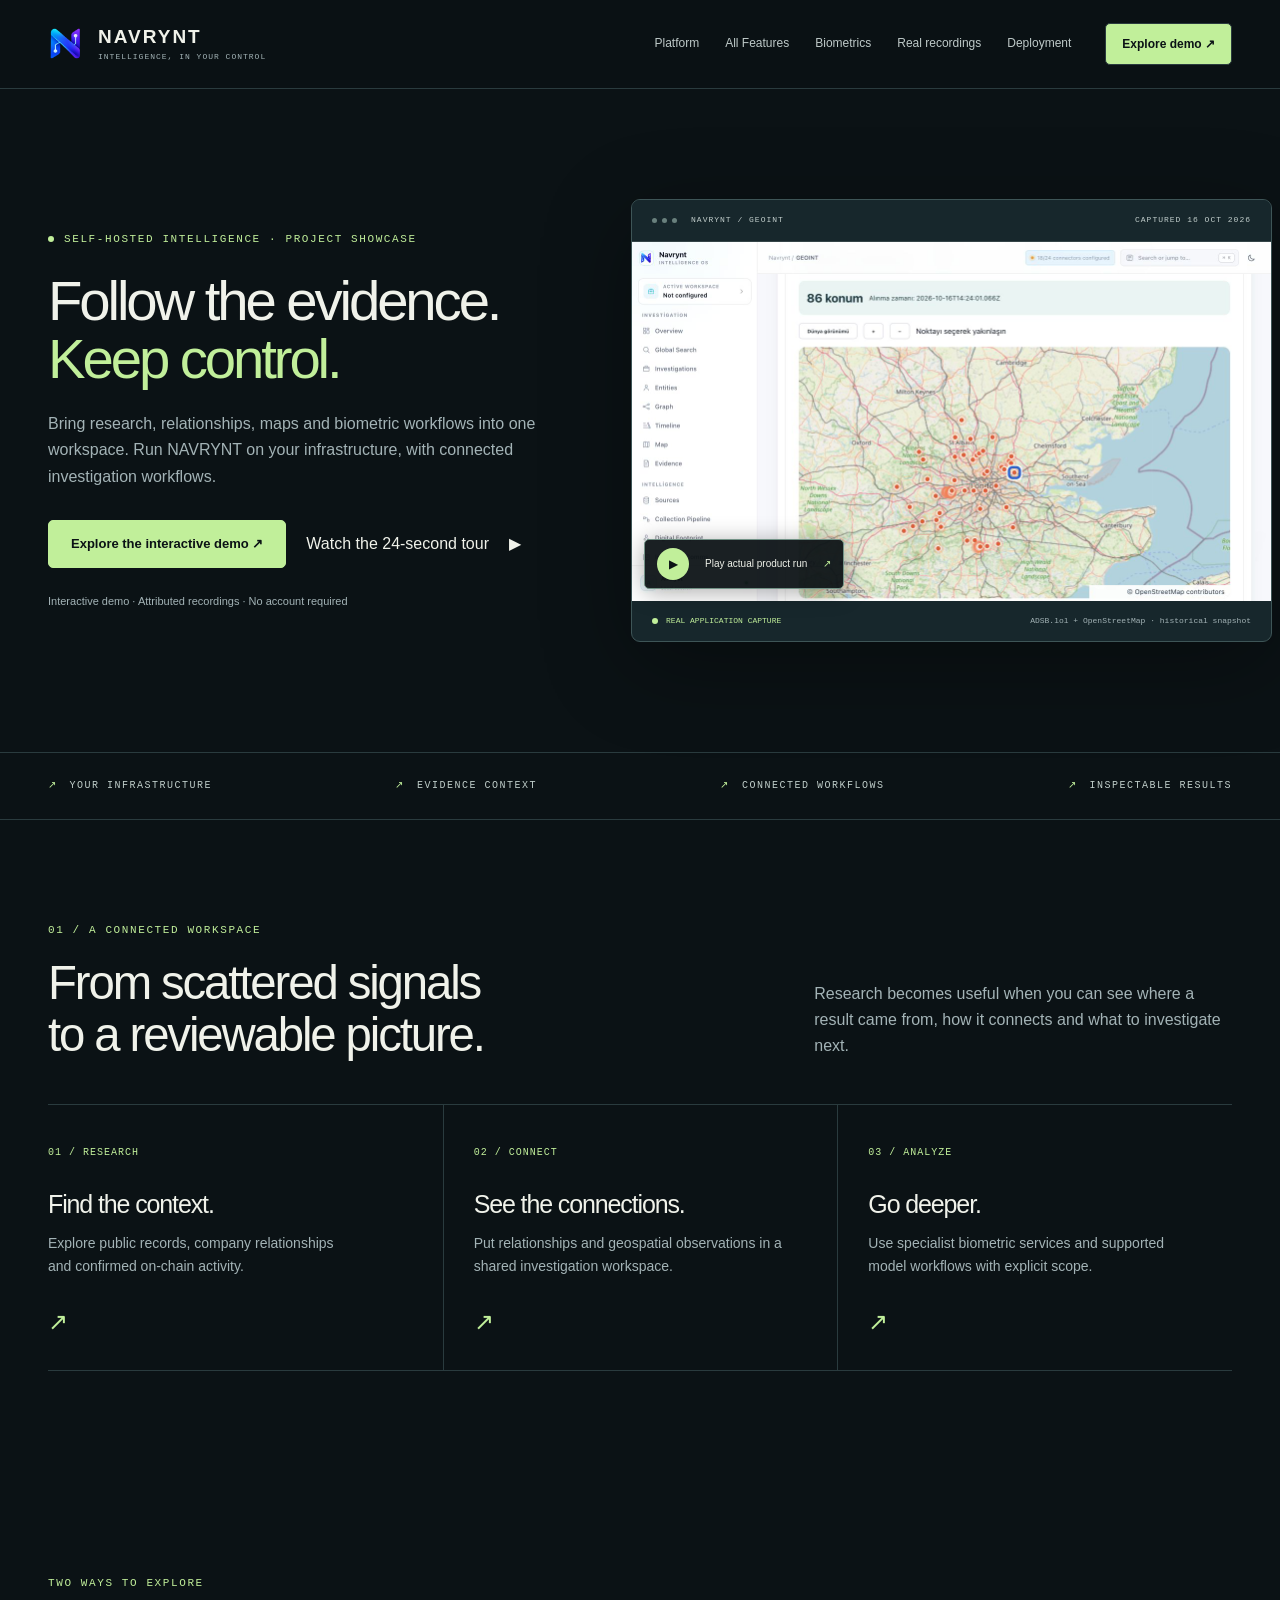
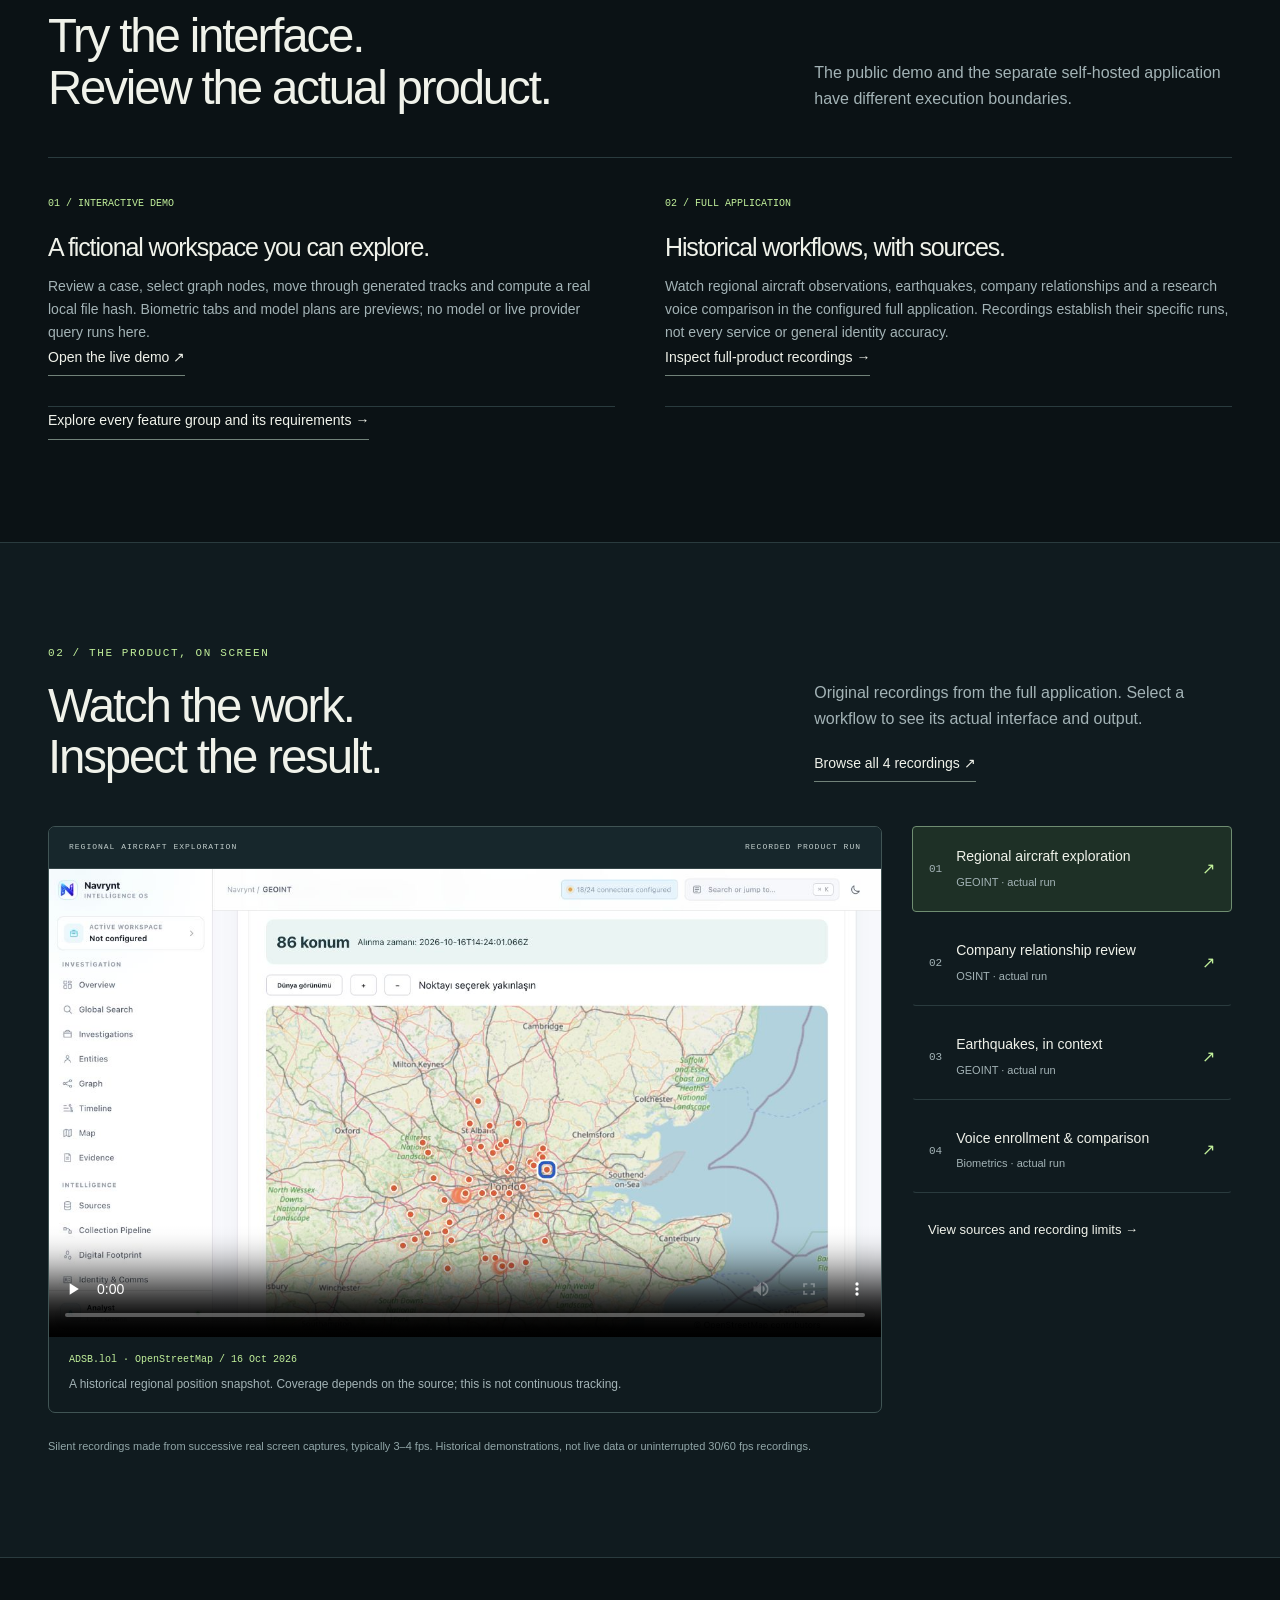
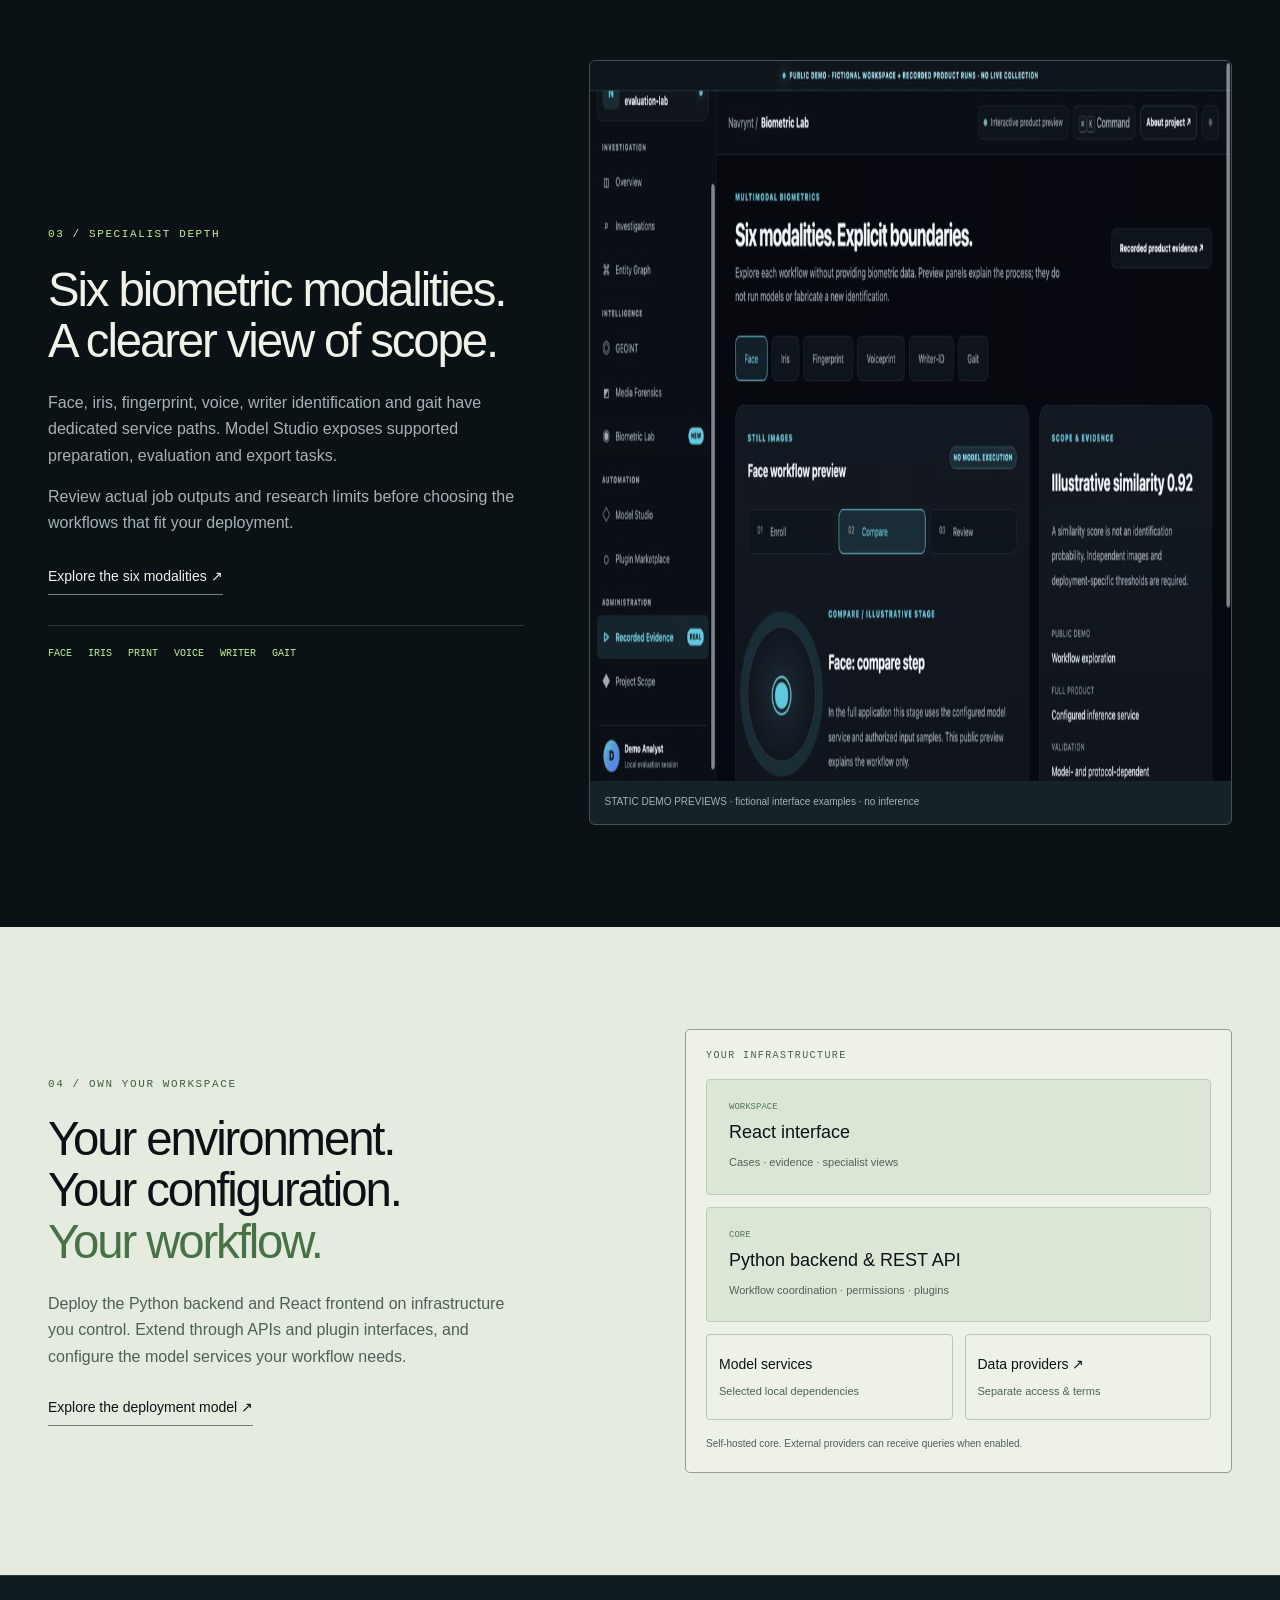
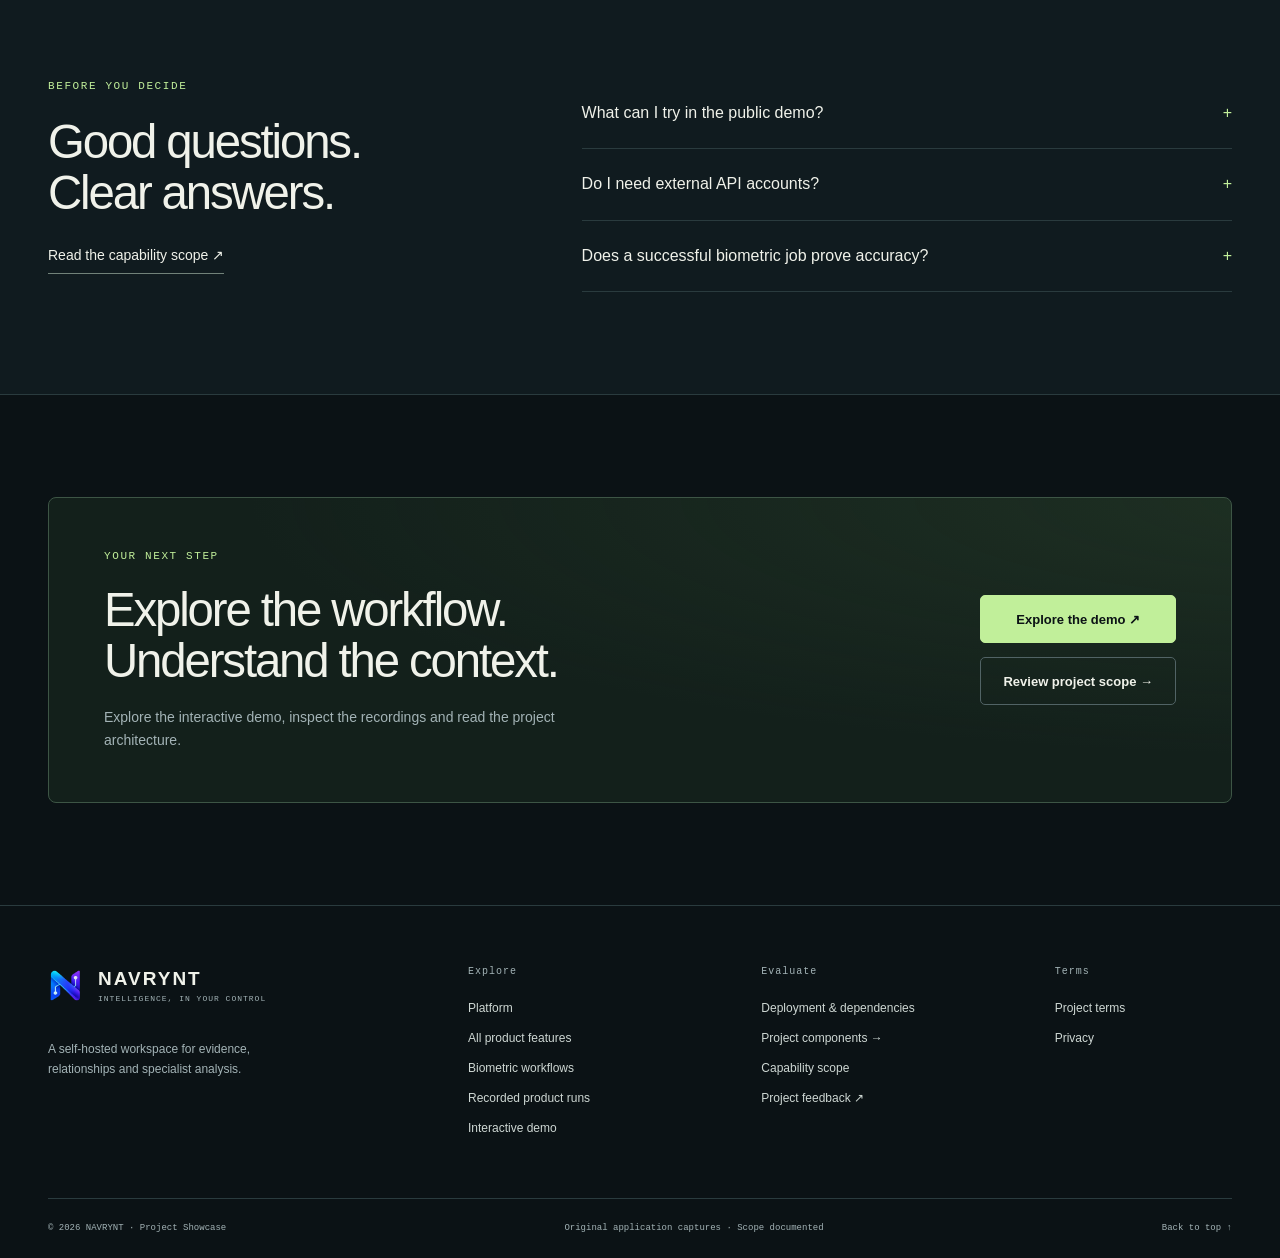
<file: site/index.html>
<!DOCTYPE html>

<html lang="en"><head><meta charset="utf-8"/><meta content="width=device-width,initial-scale=1" name="viewport"/><meta content="#0b1215" name="theme-color"/><title>Follow the evidence. Keep control. — NAVRYNT</title><meta content="Explore NAVRYNT through real application recordings, connected intelligence workflows and a self-hosted Project Showcase edition." name="description"/><meta content="Follow the evidence. Keep control. — NAVRYNT" property="og:title"/><meta content="Explore NAVRYNT through real application recordings, connected intelligence workflows and a self-hosted Project Showcase edition." property="og:description"/><meta content="https://kaandevs-ops.github.io/navrynt-website-public/assets/recordings/aircraft.png" property="og:image"/><meta content="website" property="og:type"/><link href="assets/brand/favicon.png" rel="icon"/><link href="website.css?v=catalogue-1" rel="stylesheet"/><script defer="" src="config.js?v=500"></script><script defer="" src="recordings-data.js"></script><script defer="" src="website.js?v=catalogue-1"></script><script type="application/ld+json">{"@context": "https://schema.org", "@type": "SoftwareApplication", "name": "NAVRYNT Project Showcase", "applicationCategory": "BusinessApplication", "operatingSystem": "Self-hosted", "description": "Intelligence analysis workspace with specialist biometric service paths and first-party source. Deployment and provider configuration required."}</script><link href="https://kaandevs-ops.github.io/navrynt-website-public/" rel="canonical"/><meta content="https://kaandevs-ops.github.io/navrynt-website-public/" property="og:url"/></head><body class="web" id="top"><a class="web-skip" href="#main">Skip to content</a><header class="web-header"><div class="wrap web-nav"><a aria-label="NAVRYNT home" class="web-brand" href="index.html"><img alt="" height="38" src="assets/brand/navrynt-logo.png" width="38"/><span>NAVRYNT<small>INTELLIGENCE, IN YOUR CONTROL</small></span></a><button aria-controls="web-navigation" aria-expanded="false" aria-label="Open navigation" class="web-menu"><span></span><span></span></button><nav aria-label="Primary navigation" id="web-navigation"><a href="platform.html">Platform</a><a href="features.html">All Features</a><a href="biometrics.html">Biometrics</a><a href="recordings.html">Real recordings</a><a href="architecture.html">Deployment</a></nav><a class="btn nav-buy" href="https://kaandevs-ops.github.io/navrynt-demo-public/">Explore demo ↗</a></div></header><main id="main"><section class="home-hero wrap"><div class="hero-word"><div class="eyebrow"><span class="status-dot"></span>SELF-HOSTED INTELLIGENCE · PROJECT SHOWCASE</div><h1>Follow the evidence.<br/><em>Keep control.</em></h1><p>Bring research, relationships, maps and biometric workflows into one workspace. Run NAVRYNT on your infrastructure, with connected investigation workflows.</p><div class="hero-buttons"><a class="btn btn-light" href="https://kaandevs-ops.github.io/navrynt-demo-public/">Explore the interactive demo ↗</a><button class="quiet-link" data-play="tour">Watch the 24-second tour <span>▶</span></button></div><div class="hero-note">Interactive demo · Attributed recordings · No account required</div></div><div class="hero-product"><div class="window-bar"><div class="window-dots"><i></i><i></i><i></i></div><span>NAVRYNT / GEOINT</span><span>CAPTURED 16 OCT 2026</span></div><button aria-label="Watch regional aircraft exploration" class="hero-image" data-play="aircraft"><img alt="Actual NAVRYNT aircraft exploration screen with regional map" fetchpriority="high" height="720" src="assets/recordings/aircraft.png" width="1280"/><span class="hero-play"><b>▶</b> Play actual product run <i>↗</i></span></button><div class="capture-caption"><span><i class="status-dot"></i>REAL APPLICATION CAPTURE</span><span>ADSB.lol + OpenStreetMap · historical snapshot</span></div></div></section>
<section class="manifest-strip"><div class="wrap"><span>YOUR INFRASTRUCTURE</span><span>EVIDENCE CONTEXT</span><span>CONNECTED WORKFLOWS</span><span>INSPECTABLE RESULTS</span></div></section>
<section class="section wrap"><div class="section-heading"><div><span class="eyebrow">01 / A CONNECTED WORKSPACE</span><h2>From scattered signals<br/>to a reviewable picture.</h2></div><p>Research becomes useful when you can see where a result came from, how it connects and what to investigate next.</p></div><div class="workflow-grid"><a href="platform.html#research"><span class="step">01 / RESEARCH</span><h3>Find the context.</h3><p>Explore public records, company relationships and confirmed on-chain activity.</p><span class="arrow">↗</span></a><a href="platform.html#spatial"><span class="step">02 / CONNECT</span><h3>See the connections.</h3><p>Put relationships and geospatial observations in a shared investigation workspace.</p><span class="arrow">↗</span></a><a href="biometrics.html"><span class="step">03 / ANALYZE</span><h3>Go deeper.</h3><p>Use specialist biometric services and supported model workflows with explicit scope.</p><span class="arrow">↗</span></a></div></section>
<section class="section wrap" id="demo-and-product"><div class="section-heading"><div><span class="eyebrow">TWO WAYS TO EXPLORE</span><h2>Try the interface.<br/>Review the actual product.</h2></div><p>The public demo and the separate self-hosted application have different execution boundaries.</p></div><div class="two-column-ledger"><article><span>01 / INTERACTIVE DEMO</span><h3>A fictional workspace you can explore.</h3><p>Review a case, select graph nodes, move through generated tracks and compute a real local file hash. Biometric tabs and model plans are previews; no model or live provider query runs here.</p><a class="under-link" href="https://kaandevs-ops.github.io/navrynt-demo-public/">Open the live demo ↗</a></article><article><span>02 / FULL APPLICATION</span><h3>Historical workflows, with sources.</h3><p>Watch regional aircraft observations, earthquakes, company relationships and a research voice comparison in the configured full application. Recordings establish their specific runs, not every service or general identity accuracy.</p><a class="under-link" href="recordings.html">Inspect full-product recordings →</a></article></div><a class="under-link" href="features.html">Explore every feature group and its requirements →</a></section><section class="section section-tint" id="watch"><div class="wrap"><div class="section-heading"><div><span class="eyebrow">02 / THE PRODUCT, ON SCREEN</span><h2>Watch the work.<br/>Inspect the result.</h2></div><div><p>Original recordings from the full application. Select a workflow to see its actual interface and output.</p><a class="under-link" href="recordings.html">Browse all 4 recordings ↗</a></div></div><div class="showcase"><div class="showcase-player"><div class="window-bar"><span id="showcase-label">REGIONAL AIRCRAFT EXPLORATION</span><span>RECORDED PRODUCT RUN</span></div><video aria-label="Regional aircraft exploration recording" controls="" id="showcase-video" playsinline="" poster="assets/recordings/aircraft.png" preload="none" src="assets/recordings/aircraft.mp4"></video><div class="showcase-info"><p id="showcase-source">ADSB.lol · OpenStreetMap / 16 Oct 2026</p><p id="showcase-scope">A historical regional position snapshot. Coverage depends on the source; this is not continuous tracking.</p></div></div><div aria-label="Choose a recorded workflow" class="chapter-list" role="group"><button aria-pressed="true" class="chapter active" data-chapter="aircraft"><span>01</span><div><strong>Regional aircraft exploration</strong><small>GEOINT · actual run</small></div><b>↗</b></button><button aria-pressed="false" class="chapter" data-chapter="companies"><span>02</span><div><strong>Company relationship review</strong><small>OSINT · actual run</small></div><b>↗</b></button><button aria-pressed="false" class="chapter" data-chapter="earthquakes"><span>03</span><div><strong>Earthquakes, in context</strong><small>GEOINT · actual run</small></div><b>↗</b></button><button aria-pressed="false" class="chapter" data-chapter="voice"><span>04</span><div><strong>Voice enrollment &amp; comparison</strong><small>Biometrics · actual run</small></div><b>↗</b></button><a href="recordings.html">View sources and recording limits →</a></div></div><p class="small-note">Silent recordings made from successive real screen captures, typically 3–4 fps. Historical demonstrations, not live data or uninterrupted 30/60 fps recordings.</p></div></section>
<section class="section wrap"><div class="split-story"><div><span class="eyebrow">03 / SPECIALIST DEPTH</span><h2>Six biometric modalities.<br/>A clearer view of scope.</h2><p>Face, iris, fingerprint, voice, writer identification and gait have dedicated service paths. Model Studio exposes supported preparation, evaluation and export tasks.</p><p>Review actual job outputs and research limits before choosing the workflows that fit your deployment.</p><a class="under-link" href="biometrics.html">Explore the six modalities ↗</a><div class="modality-line"><span>FACE</span><span>IRIS</span><span>PRINT</span><span>VOICE</span><span>WRITER</span><span>GAIT</span></div></div><figure class="capture"><img alt="Six static demo workflow previews; no model inference" height="720" loading="lazy" src="assets/previews/biometric-previews.gif" width="1280"/><figcaption>STATIC DEMO PREVIEWS · fictional interface examples · no inference</figcaption></figure></div></section>
<section class="section source-section"><div class="wrap source-grid"><div><span class="eyebrow">04 / OWN YOUR WORKSPACE</span><h2>Your environment.<br/>Your configuration.<br/><em>Your workflow.</em></h2><p>Deploy the Python backend and React frontend on infrastructure you control. Extend through APIs and plugin interfaces, and configure the model services your workflow needs.</p><a class="under-link" href="architecture.html">Explore the deployment model ↗</a></div><div aria-label="Deployment overview" class="stack-diagram"><div class="stack-header">YOUR INFRASTRUCTURE</div><div class="stack-layer"><span>WORKSPACE</span><strong>React interface</strong><small>Cases · evidence · specialist views</small></div><div class="stack-layer"><span>CORE</span><strong>Python backend &amp; REST API</strong><small>Workflow coordination · permissions · plugins</small></div><div class="stack-pair"><div><strong>Model services</strong><small>Selected local dependencies</small></div><div><strong>Data providers ↗</strong><small>Separate access &amp; terms</small></div></div><p>Self-hosted core. External providers can receive queries when enabled.</p></div></div></section>
<section class="section section-tint"><div class="wrap faq-layout"><div><span class="eyebrow">BEFORE YOU DECIDE</span><h2>Good questions.<br/>Clear answers.</h2><a class="under-link" href="readiness.html">Read the capability scope ↗</a></div><div class="faq"><details><summary>What can I try in the public demo?</summary><p>A fictional case connects investigation, graph and map interactions. Local file hashing runs in your browser. Biometric views illustrate workflows; recorded clips show actual full-product runs. The demo does not run the product models.</p></details><details><summary>Do I need external API accounts?</summary><p>Some public-source workflows work without accounts. Providers such as HIBP email breach search, live AIS and OpenSky need separate access or credentials. Availability and quotas depend on each provider.</p></details><details><summary>Does a successful biometric job prove accuracy?</summary><p>No. The published examples use limited research data and some synthetic process tests. See the biometric page for the data and limits of each example. Broader deployment-specific accuracy and load testing remain necessary.</p></details></div></div></section><section class="section"><div class="wrap closing"><div><span class="eyebrow">YOUR NEXT STEP</span><h2>Explore the workflow.<br/>Understand the context.</h2><p>Explore the interactive demo, inspect the recordings and read the project architecture.</p></div><div class="closing-actions"><a class="btn btn-light" href="https://kaandevs-ops.github.io/navrynt-demo-public/">Explore the demo ↗</a><a class="btn btn-line" href="readiness.html">Review project scope →</a></div></div></section></main><footer class="web-footer"><div class="wrap"><div class="footer-top"><div><a class="web-brand" href="index.html"><img alt="" height="38" src="assets/brand/navrynt-logo.png" width="38"/><span>NAVRYNT<small>INTELLIGENCE, IN YOUR CONTROL</small></span></a><p>A self-hosted workspace for evidence,<br/>relationships and specialist analysis.</p></div><div><h3>Explore</h3><a href="platform.html">Platform</a><a href="features.html">All product features</a><a href="biometrics.html">Biometric workflows</a><a href="recordings.html">Recorded product runs</a><a href="https://kaandevs-ops.github.io/navrynt-demo-public/">Interactive demo</a></div><div><h3>Evaluate</h3><a href="architecture.html">Deployment &amp; dependencies</a><a href="readiness.html">Project components →</a><a href="readiness.html">Capability scope</a><a href="https://github.com/kaandevs-ops/navrynt-website-public/issues">Project feedback ↗</a></div><div><h3>Terms</h3><a href="legal/terms.html">Project terms</a><a href="legal/privacy.html">Privacy</a></div></div><div class="footer-bottom"><span>© 2026 NAVRYNT · Project Showcase</span><span>Original application captures · Scope documented</span><a href="#top">Back to top ↑</a></div></div></footer><dialog aria-labelledby="modal-title" class="media-dialog" id="media-dialog"><div class="dialog-top"><span class="eyebrow">ACTUAL APPLICATION CAPTURE</span><button aria-label="Close recording" class="icon-btn" data-close-media="">✕</button></div><h2 id="modal-title"></h2><video controls="" id="modal-video" playsinline="" preload="none"><track id="modal-captions" kind="captions" label="English workflow descriptions" srclang="en"/></video><div class="playback-row"><button class="btn btn-line" id="modal-play" type="button">Play recording ▶</button><span aria-live="polite" id="playback-state" role="status"></span></div><img alt="" hidden="" id="modal-image"/><div class="dialog-foot"><p id="modal-source"></p><p id="modal-scope"></p><a href="recordings.html" id="modal-raw" rel="noopener" target="_blank">Open original file ↗</a></div></dialog></body></html>
</file>
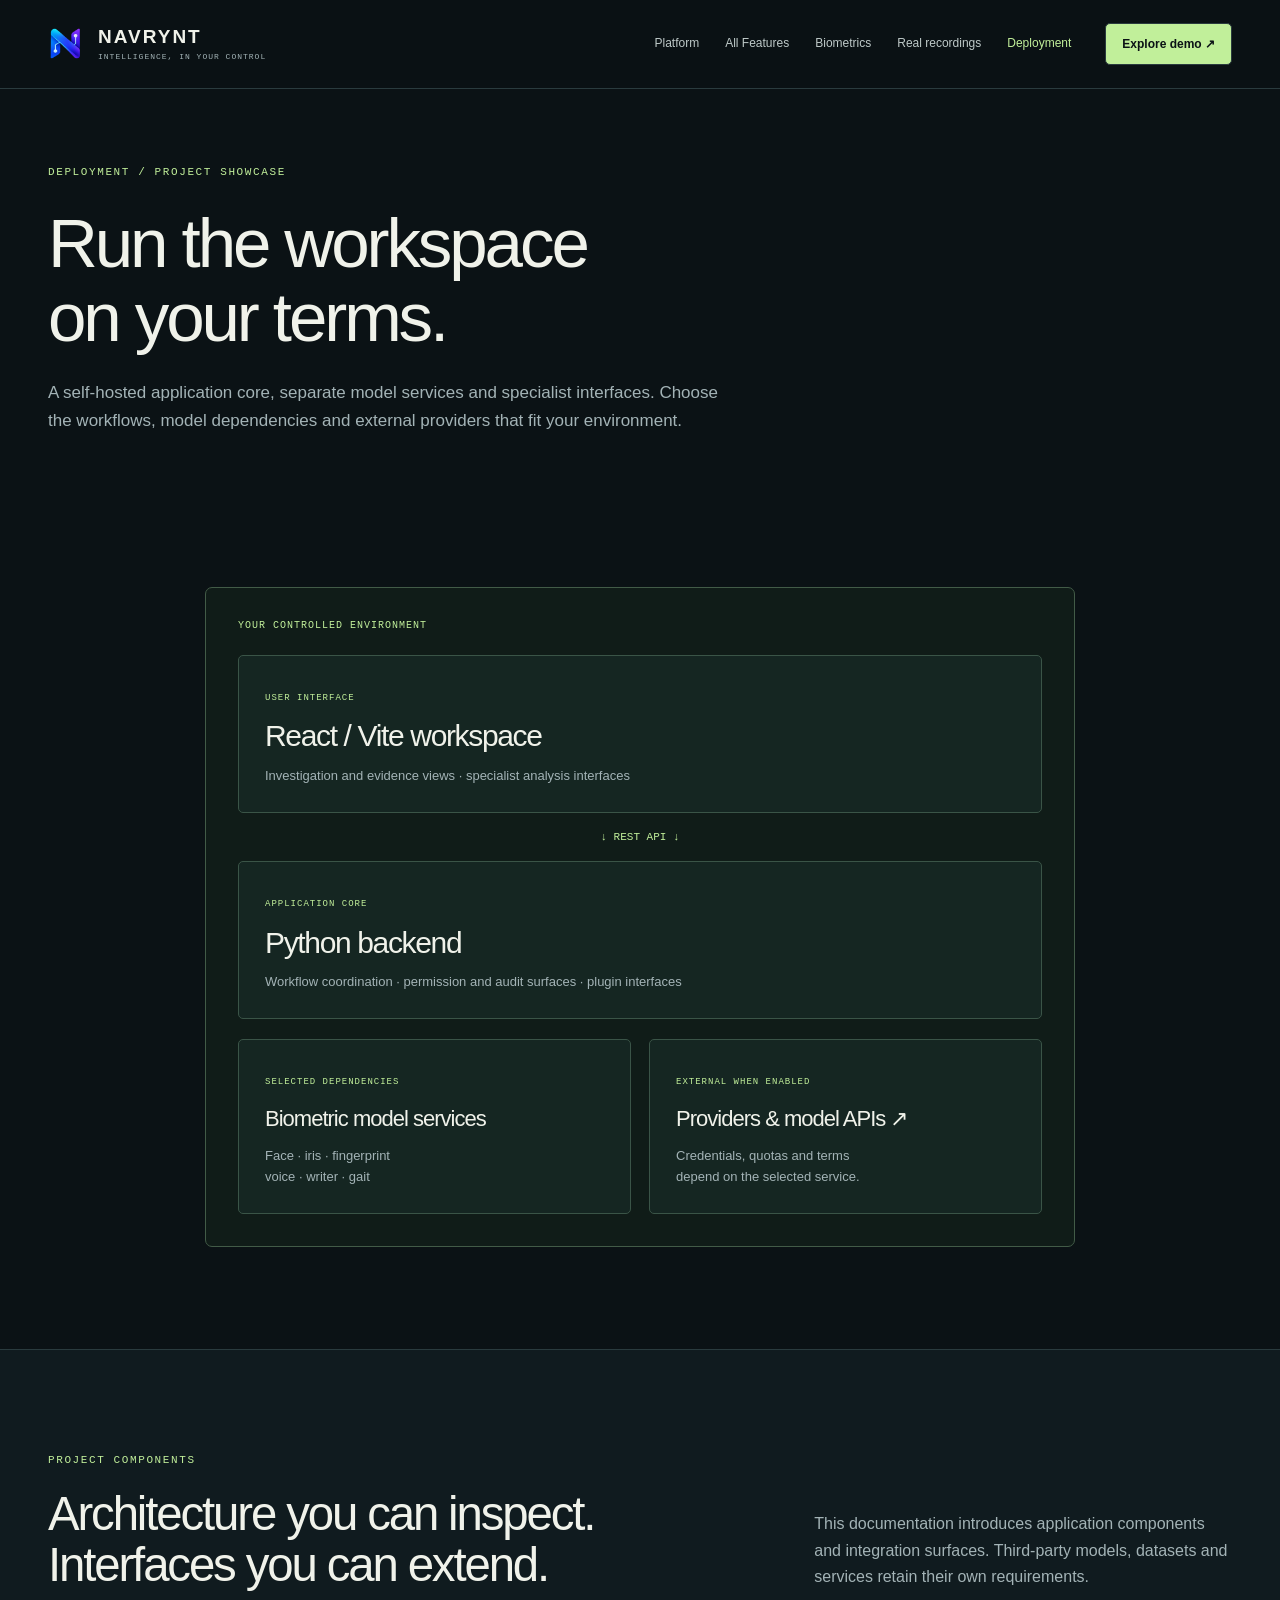
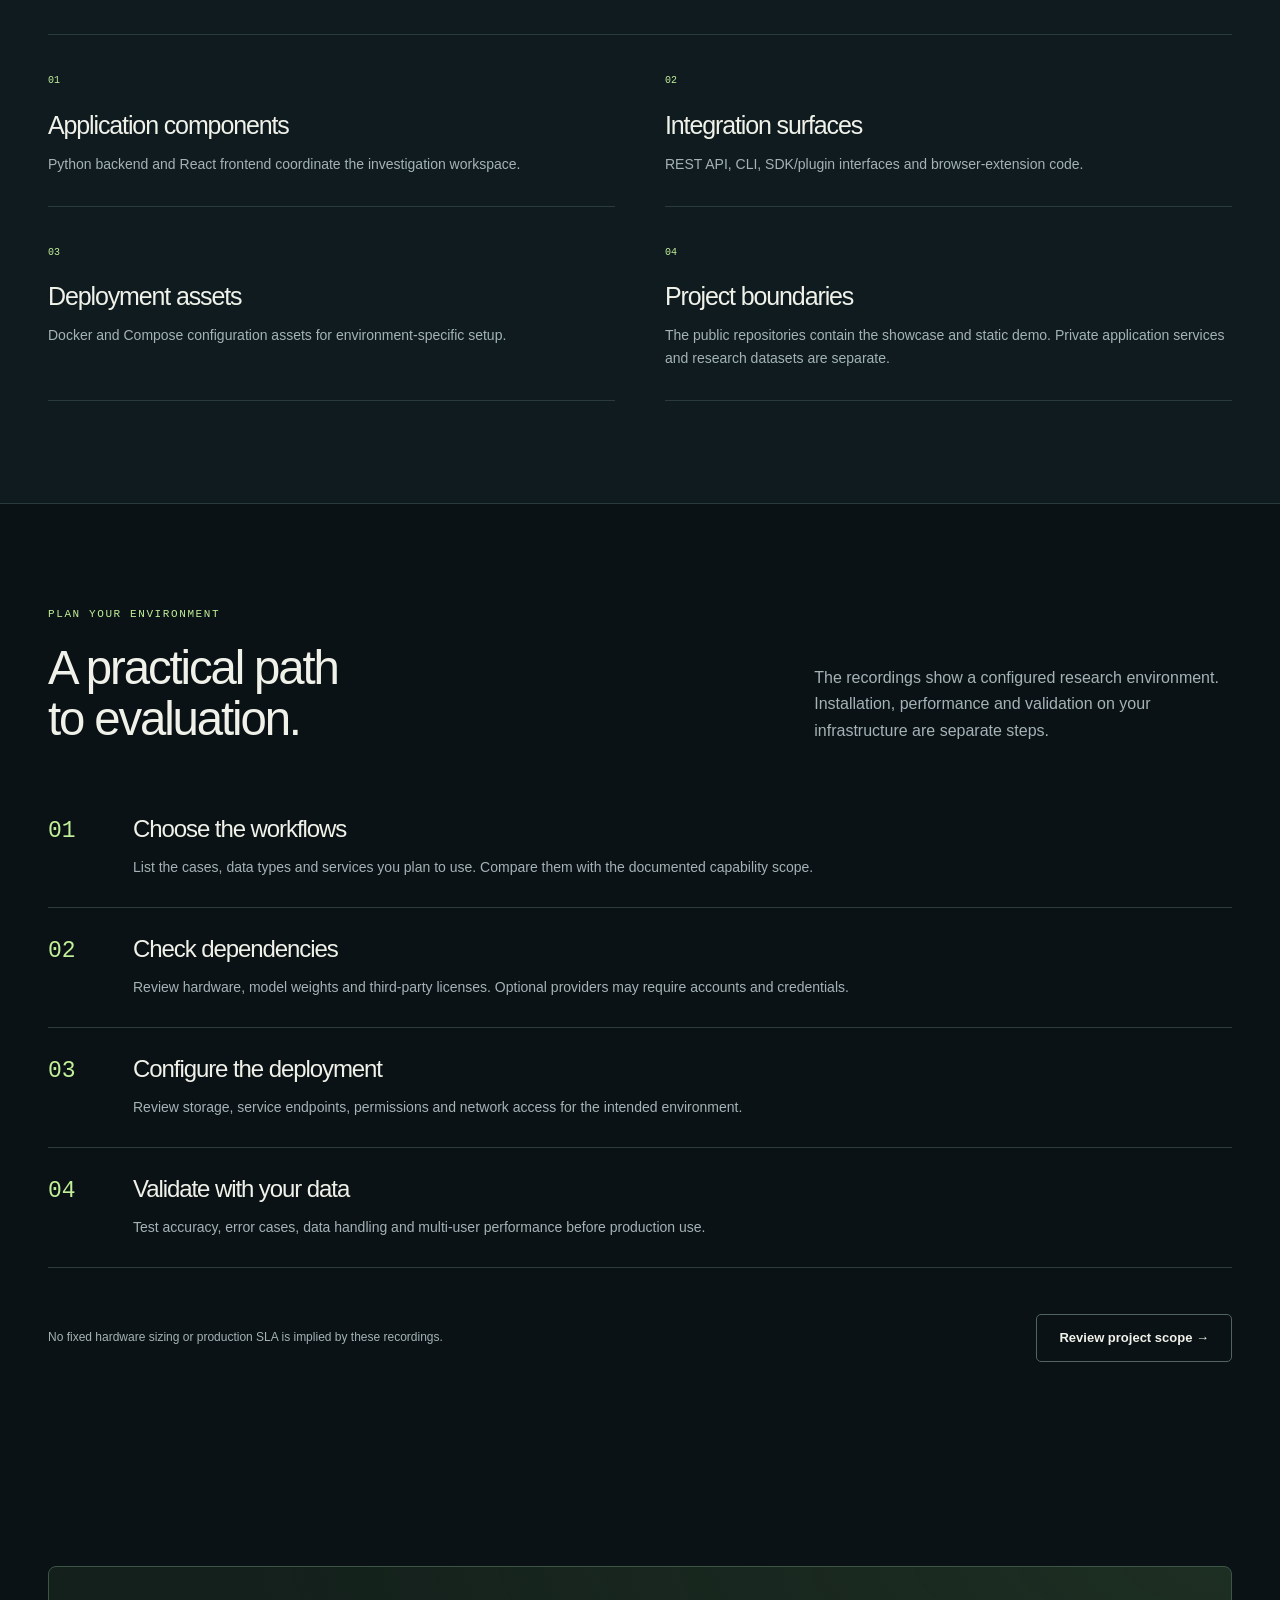
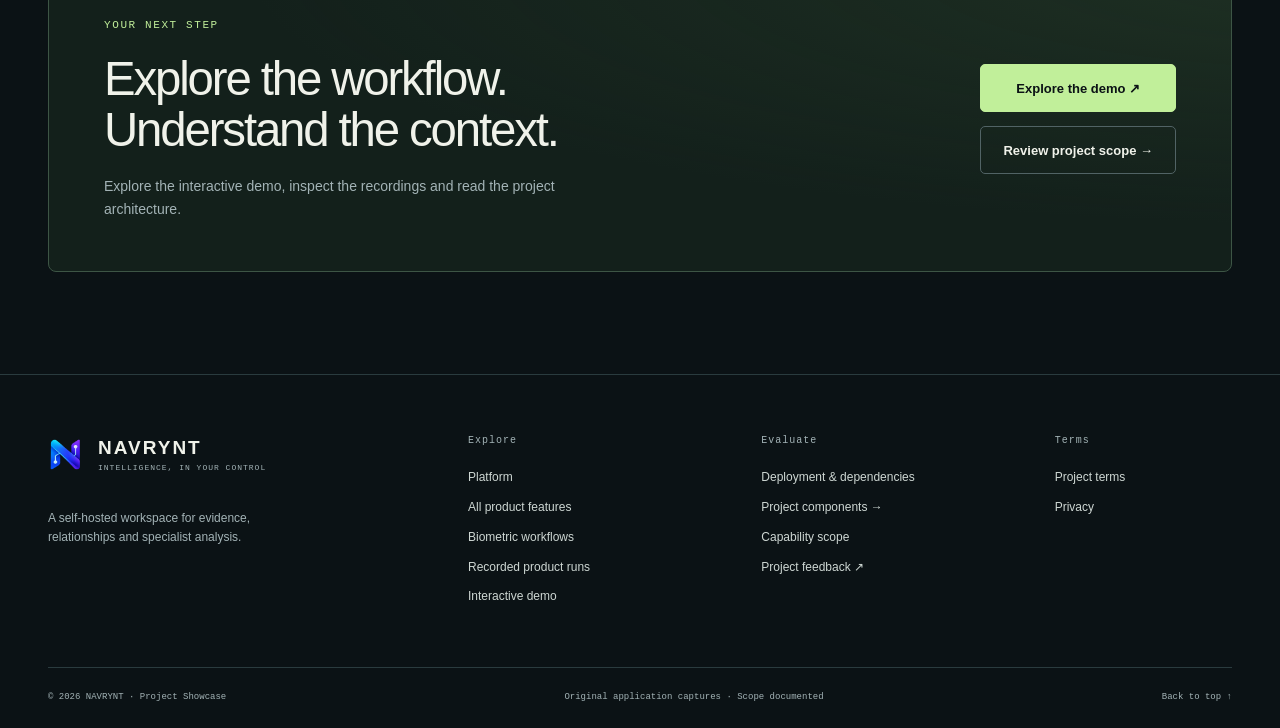
<file: site/architecture.html>
<!DOCTYPE html>

<html lang="en"><head><meta charset="utf-8"/><meta content="width=device-width,initial-scale=1" name="viewport"/><meta content="#0b1215" name="theme-color"/><title>Self-hosted deployment architecture — NAVRYNT</title><meta content="Understand the NAVRYNT application architecture, included source and external model and provider dependencies." name="description"/><meta content="Self-hosted deployment architecture — NAVRYNT" property="og:title"/><meta content="Understand the NAVRYNT application architecture, included source and external model and provider dependencies." property="og:description"/><meta content="https://kaandevs-ops.github.io/navrynt-website-public/assets/recordings/aircraft.png" property="og:image"/><meta content="website" property="og:type"/><link href="assets/brand/favicon.png" rel="icon"/><link href="website.css?v=catalogue-1" rel="stylesheet"/><script defer="" src="config.js?v=500"></script><script defer="" src="recordings-data.js"></script><script defer="" src="website.js?v=catalogue-1"></script><link href="https://kaandevs-ops.github.io/navrynt-website-public/architecture.html" rel="canonical"/><meta content="https://kaandevs-ops.github.io/navrynt-website-public/architecture.html" property="og:url"/></head><body class="web" id="top"><a class="web-skip" href="#main">Skip to content</a><header class="web-header"><div class="wrap web-nav"><a aria-label="NAVRYNT home" class="web-brand" href="index.html"><img alt="" height="38" src="assets/brand/navrynt-logo.png" width="38"/><span>NAVRYNT<small>INTELLIGENCE, IN YOUR CONTROL</small></span></a><button aria-controls="web-navigation" aria-expanded="false" aria-label="Open navigation" class="web-menu"><span></span><span></span></button><nav aria-label="Primary navigation" id="web-navigation"><a href="platform.html">Platform</a><a href="features.html">All Features</a><a href="biometrics.html">Biometrics</a><a href="recordings.html">Real recordings</a><a aria-current="page" href="architecture.html">Deployment</a></nav><a class="btn nav-buy" href="https://kaandevs-ops.github.io/navrynt-demo-public/">Explore demo ↗</a></div></header><main id="main"><section class="page-intro wrap"><div class="eyebrow">DEPLOYMENT / PROJECT SHOWCASE</div><h1>Run the workspace<br/>on your terms.</h1><p>A self-hosted application core, separate model services and specialist interfaces. Choose the workflows, model dependencies and external providers that fit your environment.</p></section><section class="section wrap"><div class="architecture-map"><div class="arch-label">YOUR CONTROLLED ENVIRONMENT</div><div class="arch-box"><small>USER INTERFACE</small><h2>React / Vite workspace</h2><p>Investigation and evidence views · specialist analysis interfaces</p></div><div class="arch-connector">↓ REST API ↓</div><div class="arch-box"><small>APPLICATION CORE</small><h2>Python backend</h2><p>Workflow coordination · permission and audit surfaces · plugin interfaces</p></div><div class="arch-columns"><div class="arch-box"><small>SELECTED DEPENDENCIES</small><h3>Biometric model services</h3><p>Face · iris · fingerprint<br/>voice · writer · gait</p></div><div class="arch-box"><small>EXTERNAL WHEN ENABLED</small><h3>Providers &amp; model APIs ↗</h3><p>Credentials, quotas and terms<br/>depend on the selected service.</p></div></div></div></section><section class="section section-tint"><div class="wrap"><div class="section-heading"><div><span class="eyebrow">PROJECT COMPONENTS</span><h2>Architecture you can inspect.<br/>Interfaces you can extend.</h2></div><p>This documentation introduces application components and integration surfaces. Third-party models, datasets and services retain their own requirements.</p></div><div class="two-column-ledger"><article><span>01</span><h3>Application components</h3><p>Python backend and React frontend coordinate the investigation workspace.</p></article><article><span>02</span><h3>Integration surfaces</h3><p>REST API, CLI, SDK/plugin interfaces and browser-extension code.</p></article><article><span>03</span><h3>Deployment assets</h3><p>Docker and Compose configuration assets for environment-specific setup.</p></article><article><span>04</span><h3>Project boundaries</h3><p>The public repositories contain the showcase and static demo. Private application services and research datasets are separate.</p></article></div></div></section><section class="section wrap"><div class="section-heading"><div><span class="eyebrow">PLAN YOUR ENVIRONMENT</span><h2>A practical path<br/>to evaluation.</h2></div><p>The recordings show a configured research environment. Installation, performance and validation on your infrastructure are separate steps.</p></div><ol class="deployment-steps"><li><h3>Choose the workflows</h3><p>List the cases, data types and services you plan to use. Compare them with the documented capability scope.</p></li><li><h3>Check dependencies</h3><p>Review hardware, model weights and third-party licenses. Optional providers may require accounts and credentials.</p></li><li><h3>Configure the deployment</h3><p>Review storage, service endpoints, permissions and network access for the intended environment.</p></li><li><h3>Validate with your data</h3><p>Test accuracy, error cases, data handling and multi-user performance before production use.</p></li></ol><div class="inline-cta"><span>No fixed hardware sizing or production SLA is implied by these recordings.</span><a class="btn btn-line" href="readiness.html">Review project scope →</a></div></section><section class="section"><div class="wrap closing"><div><span class="eyebrow">YOUR NEXT STEP</span><h2>Explore the workflow.<br/>Understand the context.</h2><p>Explore the interactive demo, inspect the recordings and read the project architecture.</p></div><div class="closing-actions"><a class="btn btn-light" href="https://kaandevs-ops.github.io/navrynt-demo-public/">Explore the demo ↗</a><a class="btn btn-line" href="readiness.html">Review project scope →</a></div></div></section></main><footer class="web-footer"><div class="wrap"><div class="footer-top"><div><a class="web-brand" href="index.html"><img alt="" height="38" src="assets/brand/navrynt-logo.png" width="38"/><span>NAVRYNT<small>INTELLIGENCE, IN YOUR CONTROL</small></span></a><p>A self-hosted workspace for evidence,<br/>relationships and specialist analysis.</p></div><div><h3>Explore</h3><a href="platform.html">Platform</a><a href="features.html">All product features</a><a href="biometrics.html">Biometric workflows</a><a href="recordings.html">Recorded product runs</a><a href="https://kaandevs-ops.github.io/navrynt-demo-public/">Interactive demo</a></div><div><h3>Evaluate</h3><a href="architecture.html">Deployment &amp; dependencies</a><a href="readiness.html">Project components →</a><a href="readiness.html">Capability scope</a><a href="https://github.com/kaandevs-ops/navrynt-website-public/issues">Project feedback ↗</a></div><div><h3>Terms</h3><a href="legal/terms.html">Project terms</a><a href="legal/privacy.html">Privacy</a></div></div><div class="footer-bottom"><span>© 2026 NAVRYNT · Project Showcase</span><span>Original application captures · Scope documented</span><a href="#top">Back to top ↑</a></div></div></footer><dialog aria-labelledby="modal-title" class="media-dialog" id="media-dialog"><div class="dialog-top"><span class="eyebrow">ACTUAL APPLICATION CAPTURE</span><button aria-label="Close recording" class="icon-btn" data-close-media="">✕</button></div><h2 id="modal-title"></h2><video controls="" id="modal-video" playsinline="" preload="none"><track id="modal-captions" kind="captions" label="English workflow descriptions" srclang="en"/></video><div class="playback-row"><button class="btn btn-line" id="modal-play" type="button">Play recording ▶</button><span aria-live="polite" id="playback-state" role="status"></span></div><img alt="" hidden="" id="modal-image"/><div class="dialog-foot"><p id="modal-source"></p><p id="modal-scope"></p><a href="recordings.html" id="modal-raw" rel="noopener" target="_blank">Open original file ↗</a></div></dialog></body></html>
</file>
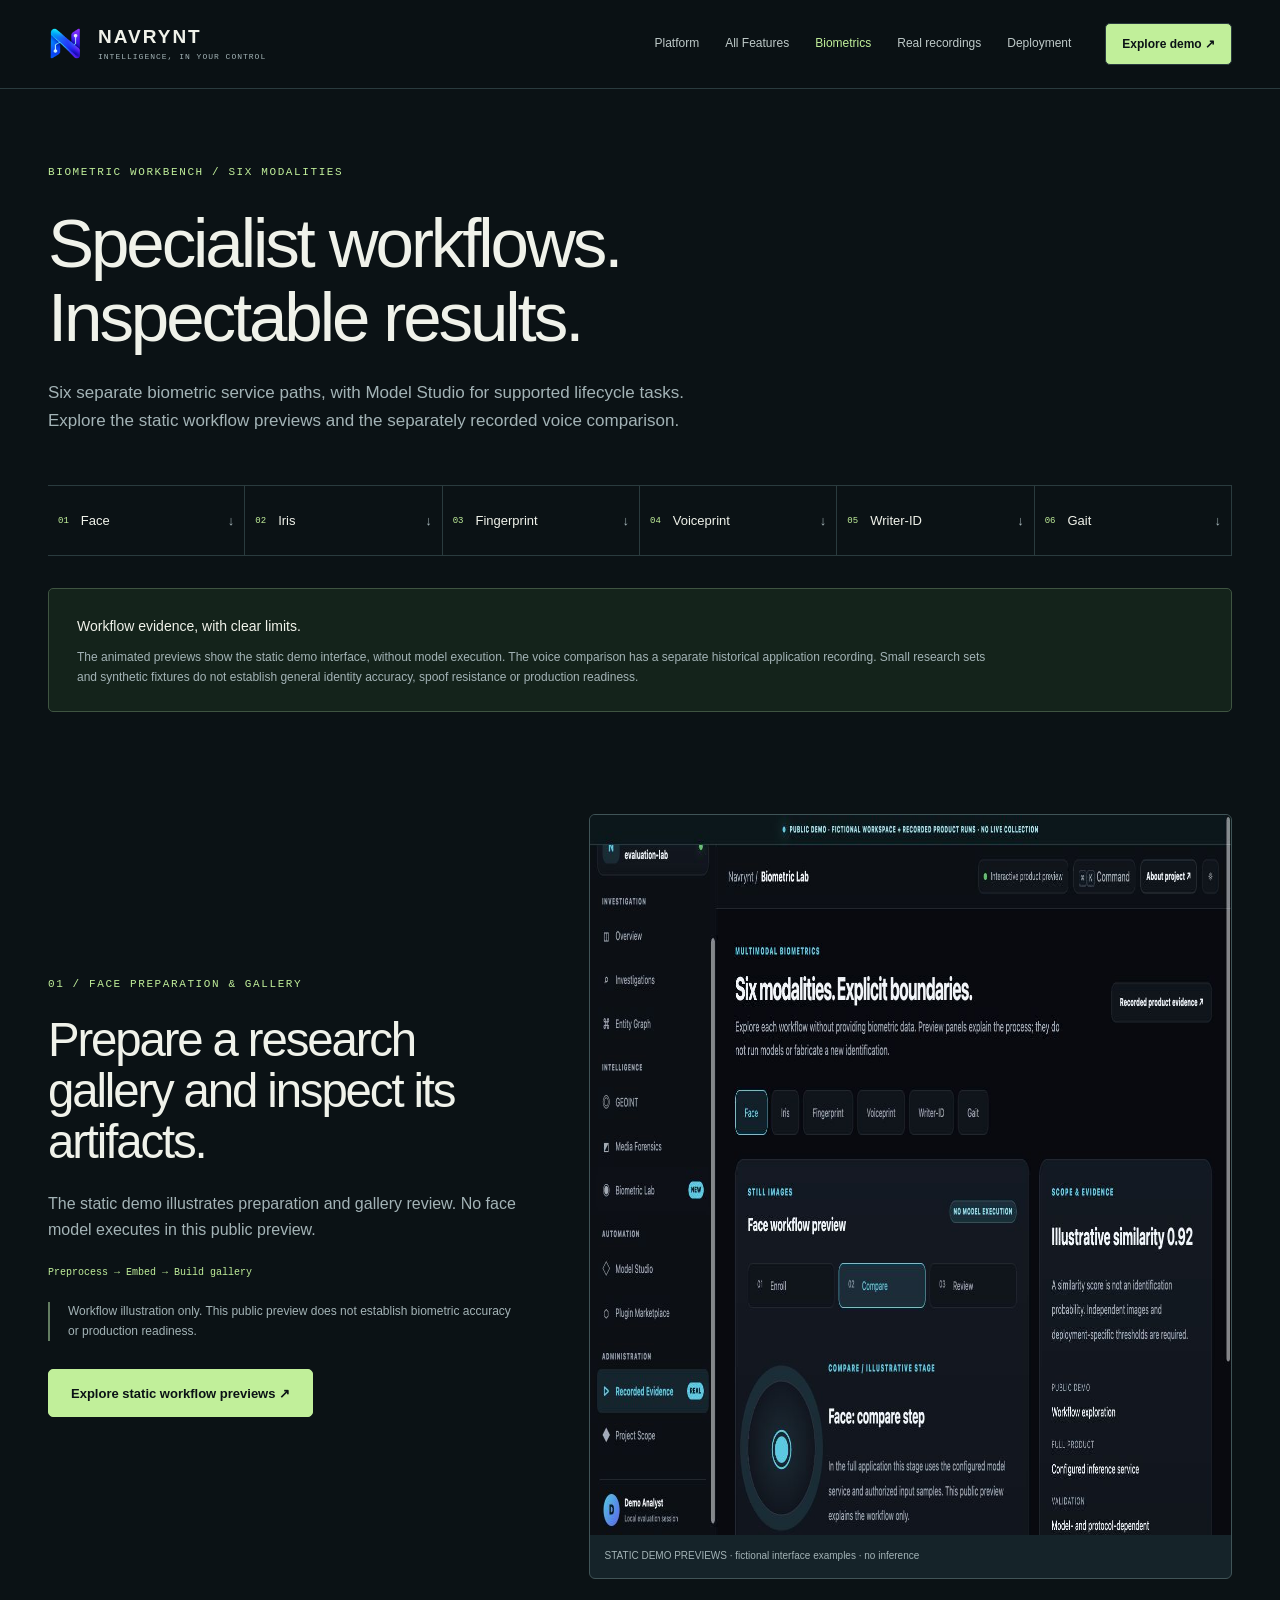
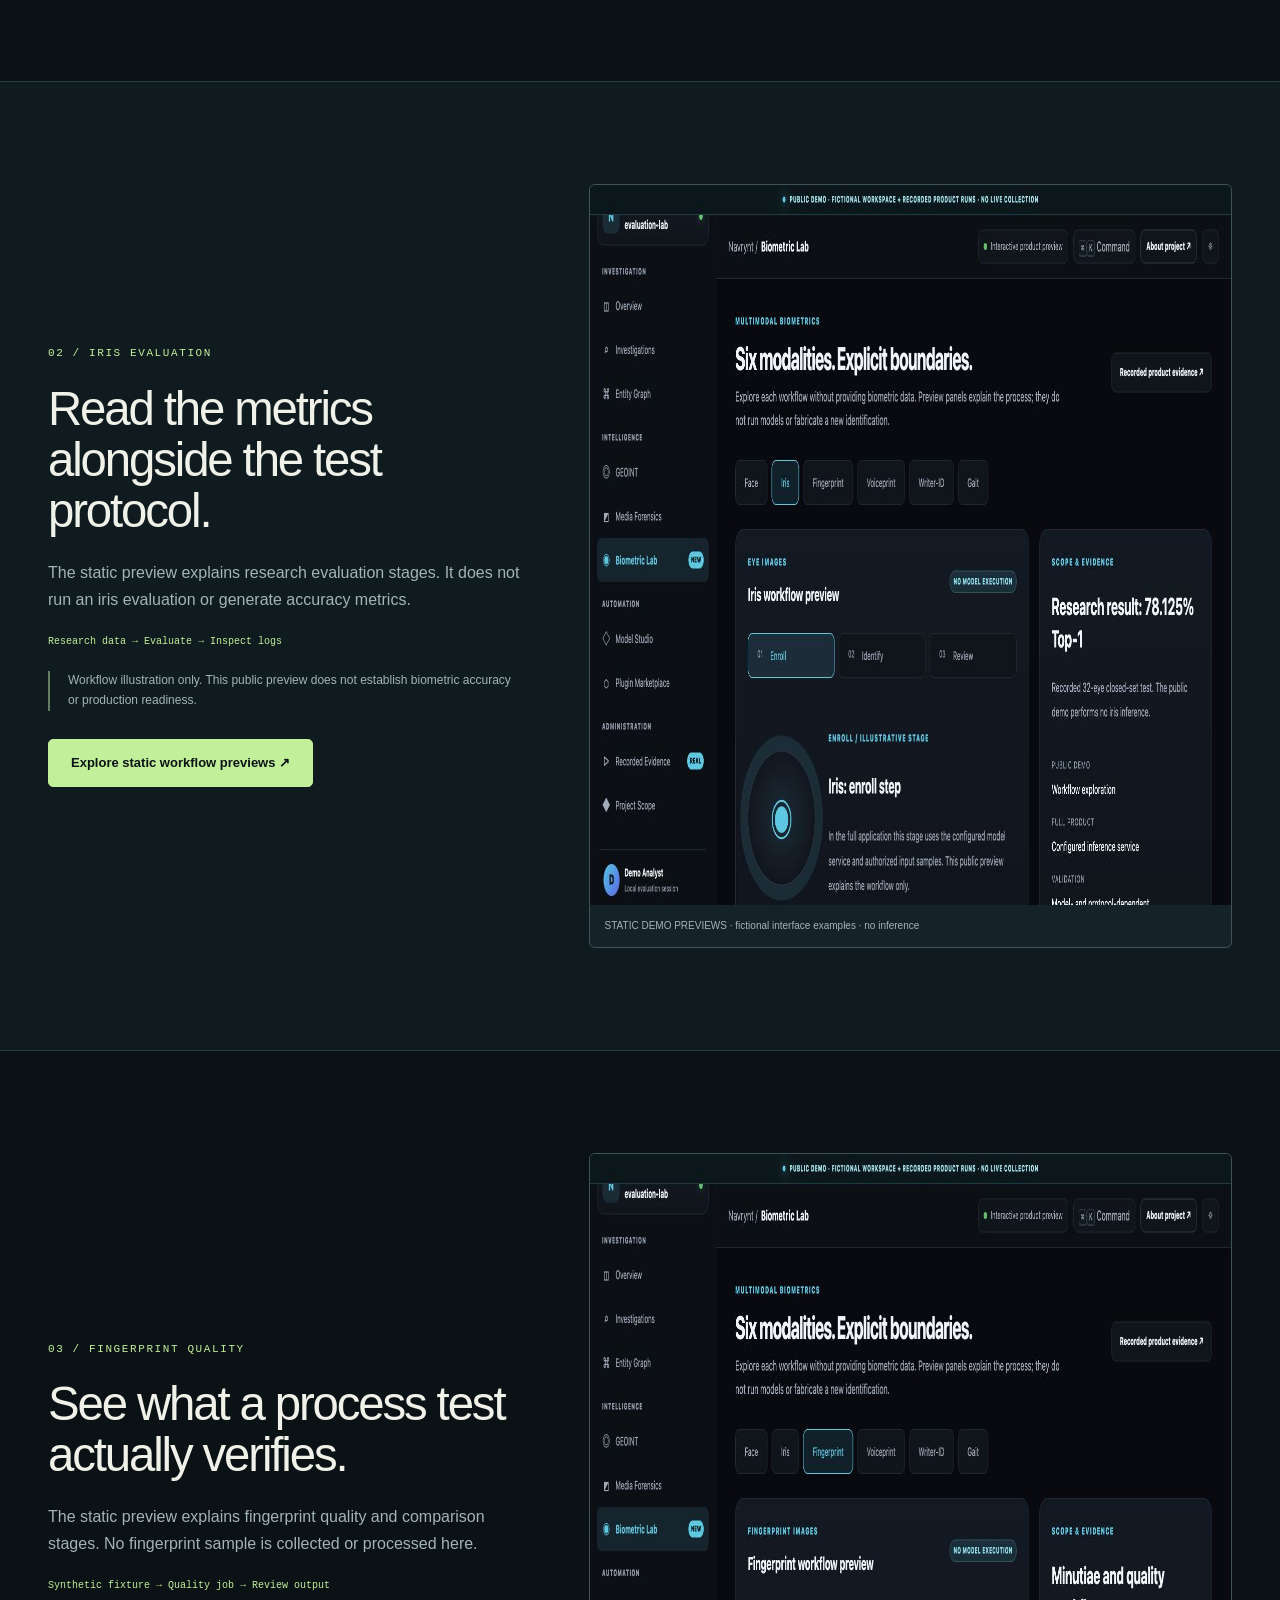
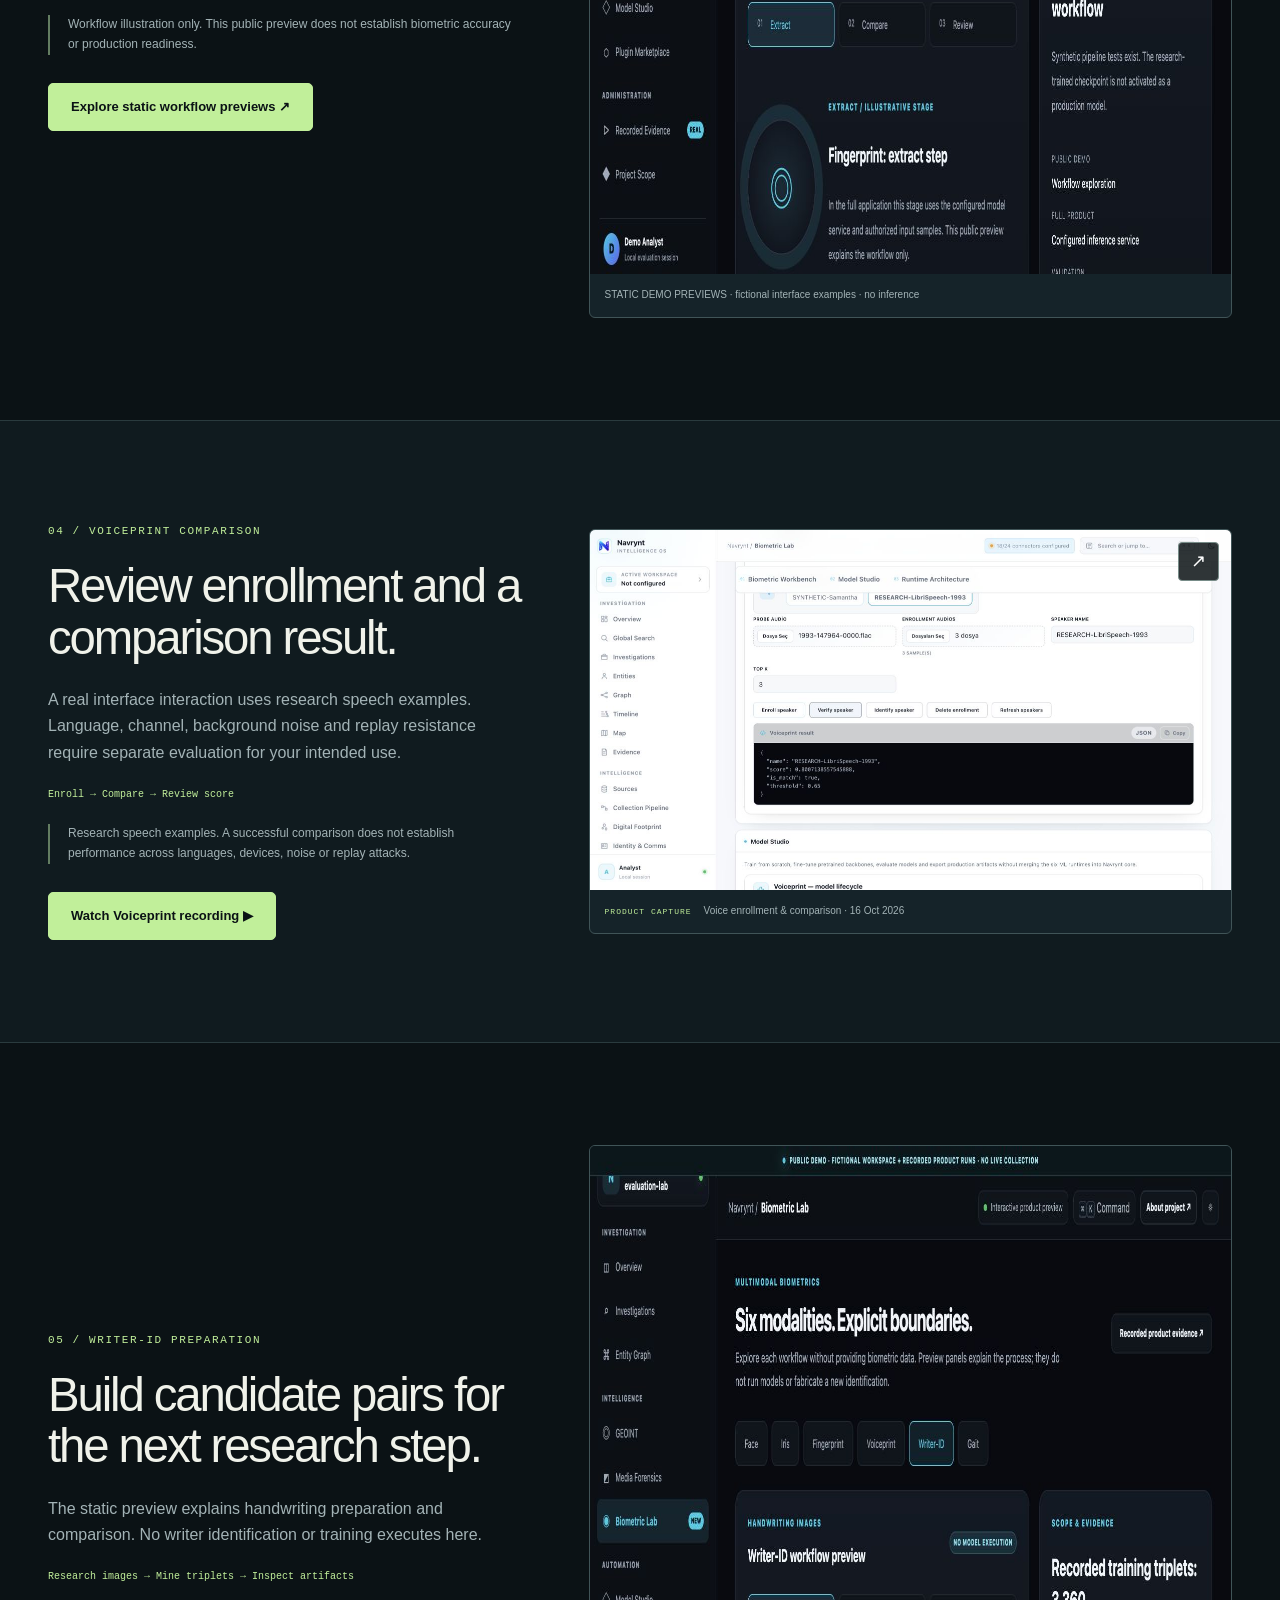
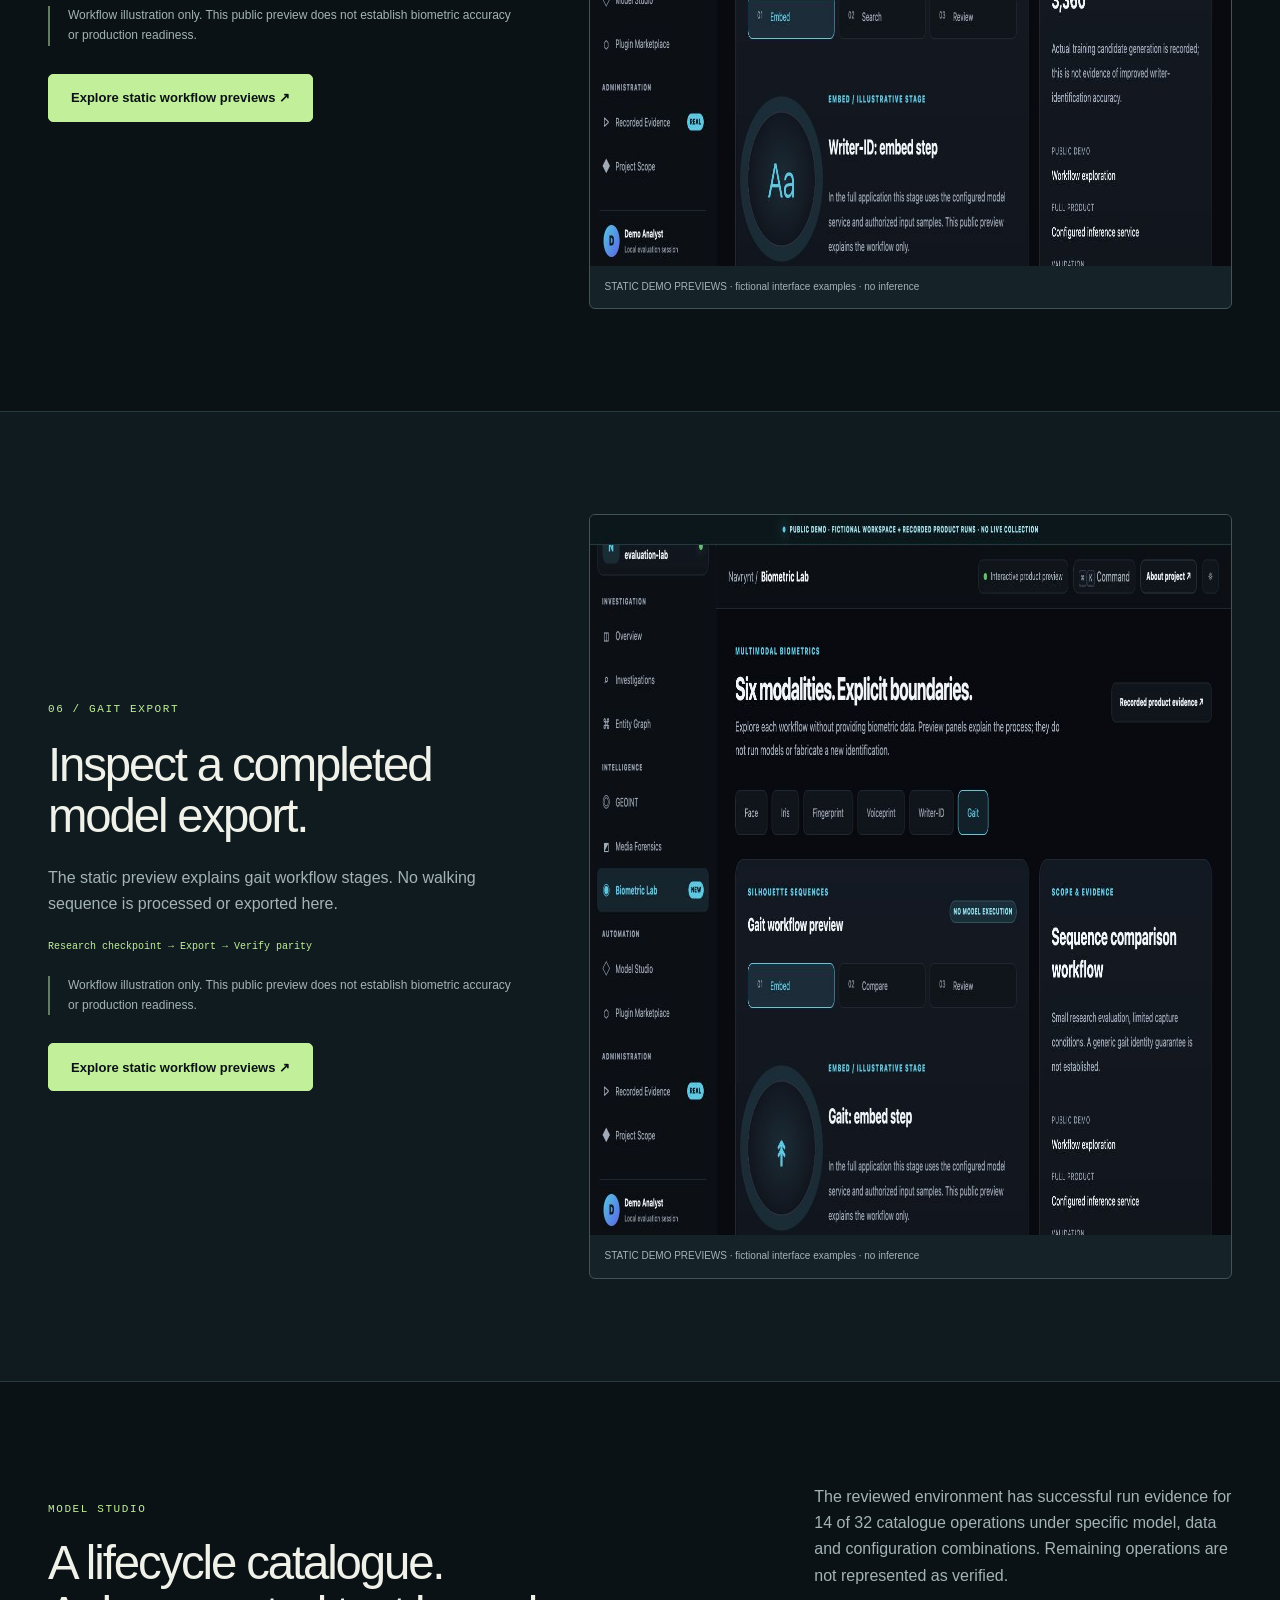
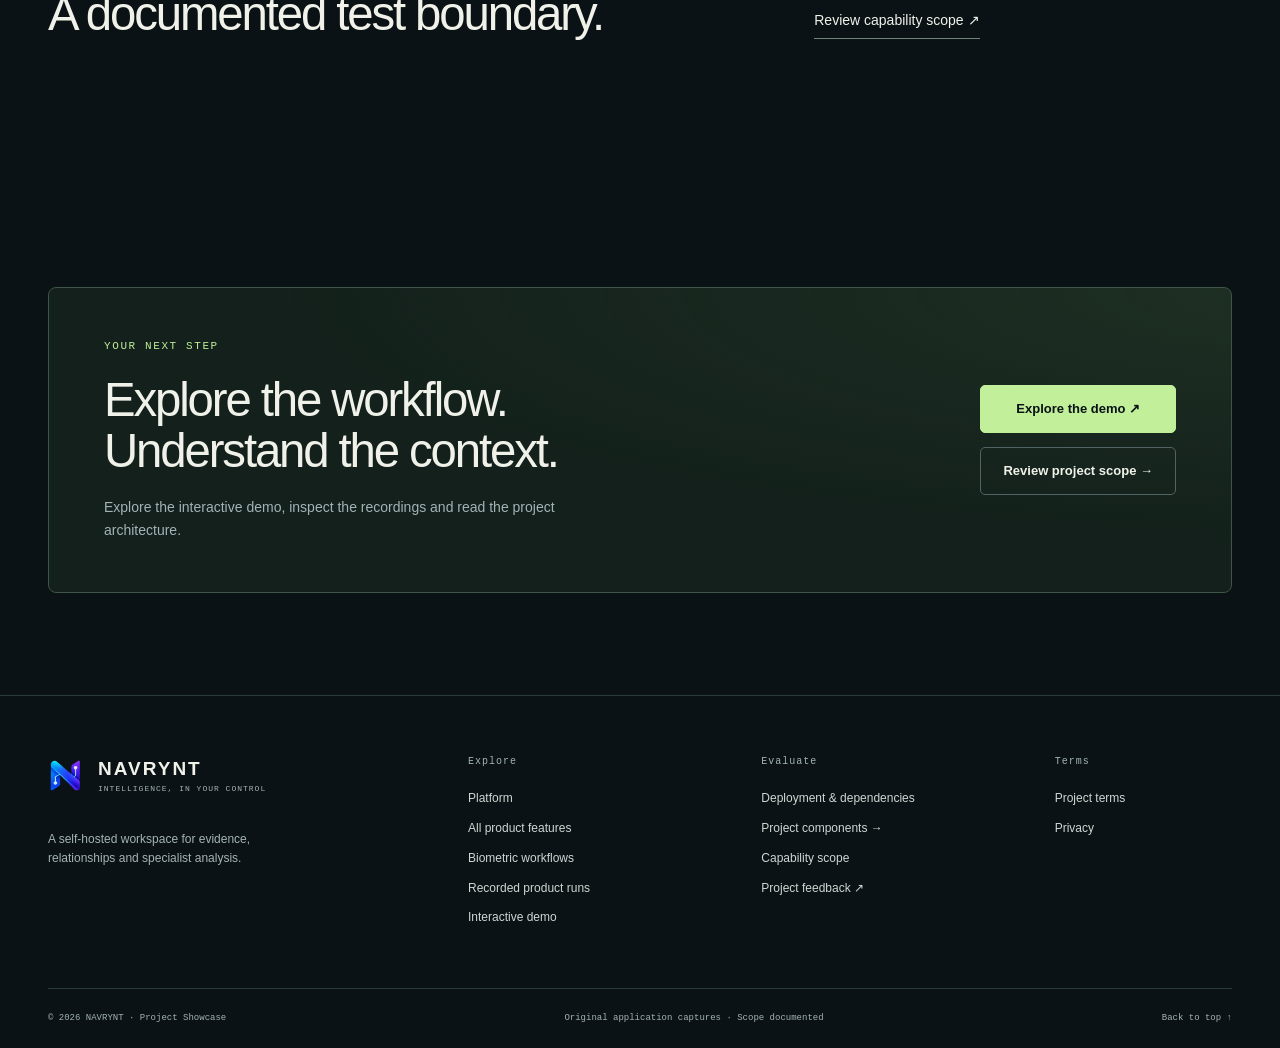
<file: site/biometrics.html>
<!DOCTYPE html>

<html lang="en"><head><meta charset="utf-8"/><meta content="width=device-width,initial-scale=1" name="viewport"/><meta content="#0b1215" name="theme-color"/><title>Six biometric workflows, with documented scope — NAVRYNT</title><meta content="Explore six workflow previews and a recorded voice comparison, with explicit research limits." name="description"/><meta content="Six biometric workflows, with documented scope — NAVRYNT" property="og:title"/><meta content="Explore six workflow previews and a recorded voice comparison, with explicit research limits." property="og:description"/><meta content="https://kaandevs-ops.github.io/navrynt-website-public/assets/recordings/aircraft.png" property="og:image"/><meta content="website" property="og:type"/><link href="assets/brand/favicon.png" rel="icon"/><link href="website.css?v=catalogue-1" rel="stylesheet"/><script defer="" src="config.js?v=500"></script><script defer="" src="recordings-data.js"></script><script defer="" src="website.js?v=catalogue-1"></script><link href="https://kaandevs-ops.github.io/navrynt-website-public/biometrics.html" rel="canonical"/><meta content="https://kaandevs-ops.github.io/navrynt-website-public/biometrics.html" property="og:url"/></head><body class="web" id="top"><a class="web-skip" href="#main">Skip to content</a><header class="web-header"><div class="wrap web-nav"><a aria-label="NAVRYNT home" class="web-brand" href="index.html"><img alt="" height="38" src="assets/brand/navrynt-logo.png" width="38"/><span>NAVRYNT<small>INTELLIGENCE, IN YOUR CONTROL</small></span></a><button aria-controls="web-navigation" aria-expanded="false" aria-label="Open navigation" class="web-menu"><span></span><span></span></button><nav aria-label="Primary navigation" id="web-navigation"><a href="platform.html">Platform</a><a href="features.html">All Features</a><a aria-current="page" href="biometrics.html">Biometrics</a><a href="recordings.html">Real recordings</a><a href="architecture.html">Deployment</a></nav><a class="btn nav-buy" href="https://kaandevs-ops.github.io/navrynt-demo-public/">Explore demo ↗</a></div></header><main id="main"><section class="page-intro wrap"><div class="eyebrow">BIOMETRIC WORKBENCH / SIX MODALITIES</div><h1>Specialist workflows.<br/>Inspectable results.</h1><p>Six separate biometric service paths, with Model Studio for supported lifecycle tasks. Explore the static workflow previews and the separately recorded voice comparison.</p></section><section aria-label="Jump to biometric modality" class="wrap bio-selector"><a href="#face"><span>01</span>Face<b>↓</b></a><a href="#iris"><span>02</span>Iris<b>↓</b></a><a href="#fingerprint"><span>03</span>Fingerprint<b>↓</b></a><a href="#voice"><span>04</span>Voiceprint<b>↓</b></a><a href="#writer"><span>05</span>Writer-ID<b>↓</b></a><a href="#gait"><span>06</span>Gait<b>↓</b></a></section><section class="wrap scope-banner"><strong>Workflow evidence, with clear limits.</strong><p>The animated previews show the static demo interface, without model execution. The voice comparison has a separate historical application recording. Small research sets and synthetic fixtures do not establish general identity accuracy, spoof resistance or production readiness.</p></section><section class="section" id="face"><div class="wrap split-story"><div><span class="eyebrow">01 / FACE PREPARATION &amp; GALLERY</span><h2>Prepare a research gallery and inspect its artifacts.</h2><p>The static demo illustrates preparation and gallery review. No face model executes in this public preview.</p><div class="path-line">Preprocess → Embed → Build gallery</div><p class="scope-note">Workflow illustration only. This public preview does not establish biometric accuracy or production readiness.</p><a class="btn btn-light" href="https://kaandevs-ops.github.io/navrynt-demo-public/#biometrics">Explore static workflow previews ↗</a></div><figure class="capture"><img alt="Face static workflow preview; no model execution" height="720" loading="lazy" src="assets/previews/face.png" width="1280"/><figcaption>STATIC DEMO PREVIEWS · fictional interface examples · no inference</figcaption></figure></div></section><section class="section section-tint" id="iris"><div class="wrap split-story"><div><span class="eyebrow">02 / IRIS EVALUATION</span><h2>Read the metrics alongside the test protocol.</h2><p>The static preview explains research evaluation stages. It does not run an iris evaluation or generate accuracy metrics.</p><div class="path-line">Research data → Evaluate → Inspect logs</div><p class="scope-note">Workflow illustration only. This public preview does not establish biometric accuracy or production readiness.</p><a class="btn btn-light" href="https://kaandevs-ops.github.io/navrynt-demo-public/#biometrics">Explore static workflow previews ↗</a></div><figure class="capture"><img alt="Iris static workflow preview; no model execution" height="720" loading="lazy" src="assets/previews/iris.png" width="1280"/><figcaption>STATIC DEMO PREVIEWS · fictional interface examples · no inference</figcaption></figure></div></section><section class="section" id="fingerprint"><div class="wrap split-story"><div><span class="eyebrow">03 / FINGERPRINT QUALITY</span><h2>See what a process test actually verifies.</h2><p>The static preview explains fingerprint quality and comparison stages. No fingerprint sample is collected or processed here.</p><div class="path-line">Synthetic fixture → Quality job → Review output</div><p class="scope-note">Workflow illustration only. This public preview does not establish biometric accuracy or production readiness.</p><a class="btn btn-light" href="https://kaandevs-ops.github.io/navrynt-demo-public/#biometrics">Explore static workflow previews ↗</a></div><figure class="capture"><img alt="Fingerprint static workflow preview; no model execution" height="720" loading="lazy" src="assets/previews/fingerprint.png" width="1280"/><figcaption>STATIC DEMO PREVIEWS · fictional interface examples · no inference</figcaption></figure></div></section><section class="section section-tint" id="voice"><div class="wrap split-story"><div><span class="eyebrow">04 / VOICEPRINT COMPARISON</span><h2>Review enrollment and a comparison result.</h2><p>A real interface interaction uses research speech examples. Language, channel, background noise and replay resistance require separate evaluation for your intended use.</p><div class="path-line">Enroll → Compare → Review score</div><p class="scope-note">Research speech examples. A successful comparison does not establish performance across languages, devices, noise or replay attacks.</p><button class="btn btn-light" data-play="voice">Watch Voiceprint recording ▶</button></div><figure class="capture"><button aria-label="Enlarge Voice enrollment &amp; comparison" class="capture-image" data-image="voice"><img alt="Voice enrollment &amp; comparison: actual NAVRYNT application screenshot" height="720" loading="lazy" src="assets/recordings/voice.png" width="1280"/><span class="expand">↗</span></button><figcaption><span class="capture-mark">PRODUCT CAPTURE</span><span>Voice enrollment &amp; comparison · 16 Oct 2026</span></figcaption></figure></div></section><section class="section" id="writer"><div class="wrap split-story"><div><span class="eyebrow">05 / WRITER-ID PREPARATION</span><h2>Build candidate pairs for the next research step.</h2><p>The static preview explains handwriting preparation and comparison. No writer identification or training executes here.</p><div class="path-line">Research images → Mine triplets → Inspect artifacts</div><p class="scope-note">Workflow illustration only. This public preview does not establish biometric accuracy or production readiness.</p><a class="btn btn-light" href="https://kaandevs-ops.github.io/navrynt-demo-public/#biometrics">Explore static workflow previews ↗</a></div><figure class="capture"><img alt="Writer static workflow preview; no model execution" height="720" loading="lazy" src="assets/previews/writer.png" width="1280"/><figcaption>STATIC DEMO PREVIEWS · fictional interface examples · no inference</figcaption></figure></div></section><section class="section section-tint" id="gait"><div class="wrap split-story"><div><span class="eyebrow">06 / GAIT EXPORT</span><h2>Inspect a completed model export.</h2><p>The static preview explains gait workflow stages. No walking sequence is processed or exported here.</p><div class="path-line">Research checkpoint → Export → Verify parity</div><p class="scope-note">Workflow illustration only. This public preview does not establish biometric accuracy or production readiness.</p><a class="btn btn-light" href="https://kaandevs-ops.github.io/navrynt-demo-public/#biometrics">Explore static workflow previews ↗</a></div><figure class="capture"><img alt="Gait static workflow preview; no model execution" height="720" loading="lazy" src="assets/previews/gait.png" width="1280"/><figcaption>STATIC DEMO PREVIEWS · fictional interface examples · no inference</figcaption></figure></div></section><section class="section wrap"><div class="section-heading"><div><span class="eyebrow">MODEL STUDIO</span><h2>A lifecycle catalogue.<br/>A documented test boundary.</h2></div><div><p>The reviewed environment has successful run evidence for 14 of 32 catalogue operations under specific model, data and configuration combinations. Remaining operations are not represented as verified.</p><a class="under-link" href="readiness.html">Review capability scope ↗</a></div></div></section><section class="section"><div class="wrap closing"><div><span class="eyebrow">YOUR NEXT STEP</span><h2>Explore the workflow.<br/>Understand the context.</h2><p>Explore the interactive demo, inspect the recordings and read the project architecture.</p></div><div class="closing-actions"><a class="btn btn-light" href="https://kaandevs-ops.github.io/navrynt-demo-public/">Explore the demo ↗</a><a class="btn btn-line" href="readiness.html">Review project scope →</a></div></div></section></main><footer class="web-footer"><div class="wrap"><div class="footer-top"><div><a class="web-brand" href="index.html"><img alt="" height="38" src="assets/brand/navrynt-logo.png" width="38"/><span>NAVRYNT<small>INTELLIGENCE, IN YOUR CONTROL</small></span></a><p>A self-hosted workspace for evidence,<br/>relationships and specialist analysis.</p></div><div><h3>Explore</h3><a href="platform.html">Platform</a><a href="features.html">All product features</a><a href="biometrics.html">Biometric workflows</a><a href="recordings.html">Recorded product runs</a><a href="https://kaandevs-ops.github.io/navrynt-demo-public/">Interactive demo</a></div><div><h3>Evaluate</h3><a href="architecture.html">Deployment &amp; dependencies</a><a href="readiness.html">Project components →</a><a href="readiness.html">Capability scope</a><a href="https://github.com/kaandevs-ops/navrynt-website-public/issues">Project feedback ↗</a></div><div><h3>Terms</h3><a href="legal/terms.html">Project terms</a><a href="legal/privacy.html">Privacy</a></div></div><div class="footer-bottom"><span>© 2026 NAVRYNT · Project Showcase</span><span>Original application captures · Scope documented</span><a href="#top">Back to top ↑</a></div></div></footer><dialog aria-labelledby="modal-title" class="media-dialog" id="media-dialog"><div class="dialog-top"><span class="eyebrow">ACTUAL APPLICATION CAPTURE</span><button aria-label="Close recording" class="icon-btn" data-close-media="">✕</button></div><h2 id="modal-title"></h2><video controls="" id="modal-video" playsinline="" preload="none"><track id="modal-captions" kind="captions" label="English workflow descriptions" srclang="en"/></video><div class="playback-row"><button class="btn btn-line" id="modal-play" type="button">Play recording ▶</button><span aria-live="polite" id="playback-state" role="status"></span></div><img alt="" hidden="" id="modal-image"/><div class="dialog-foot"><p id="modal-source"></p><p id="modal-scope"></p><a href="recordings.html" id="modal-raw" rel="noopener" target="_blank">Open original file ↗</a></div></dialog></body></html>
</file>
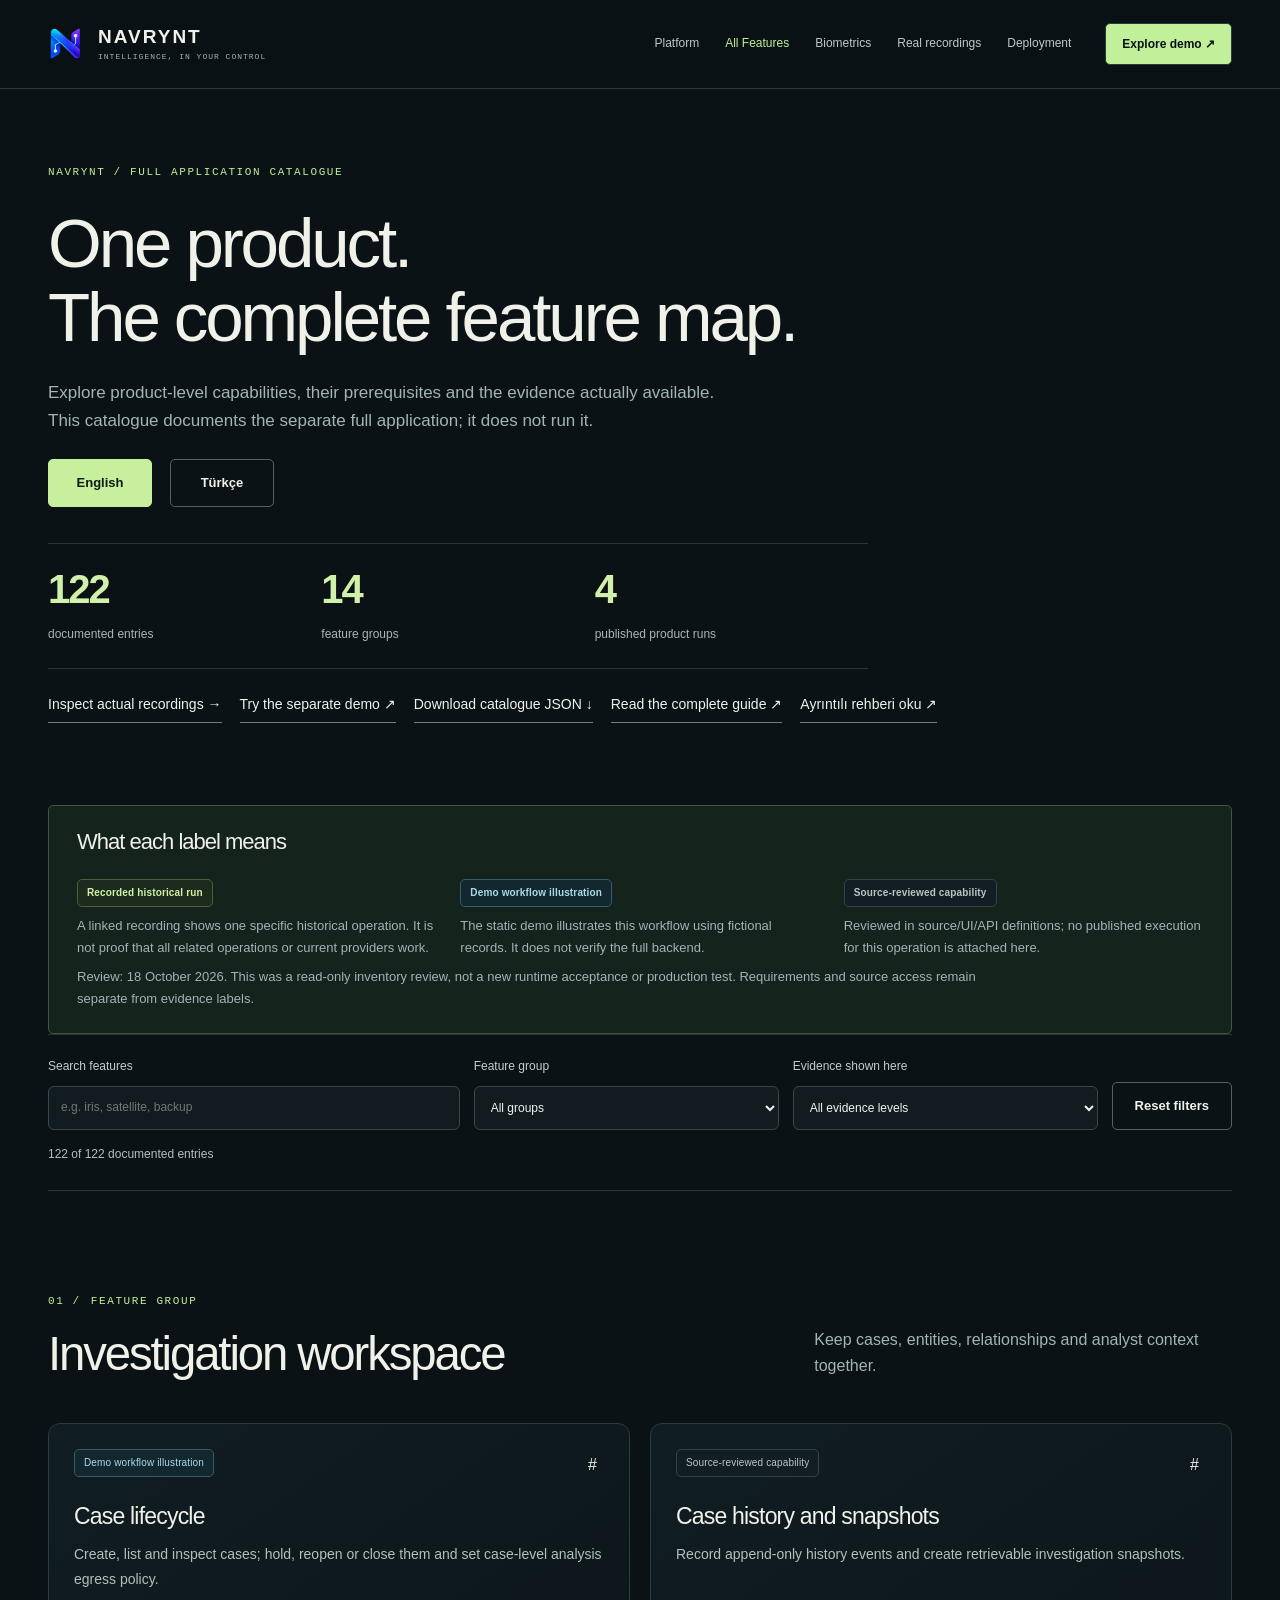
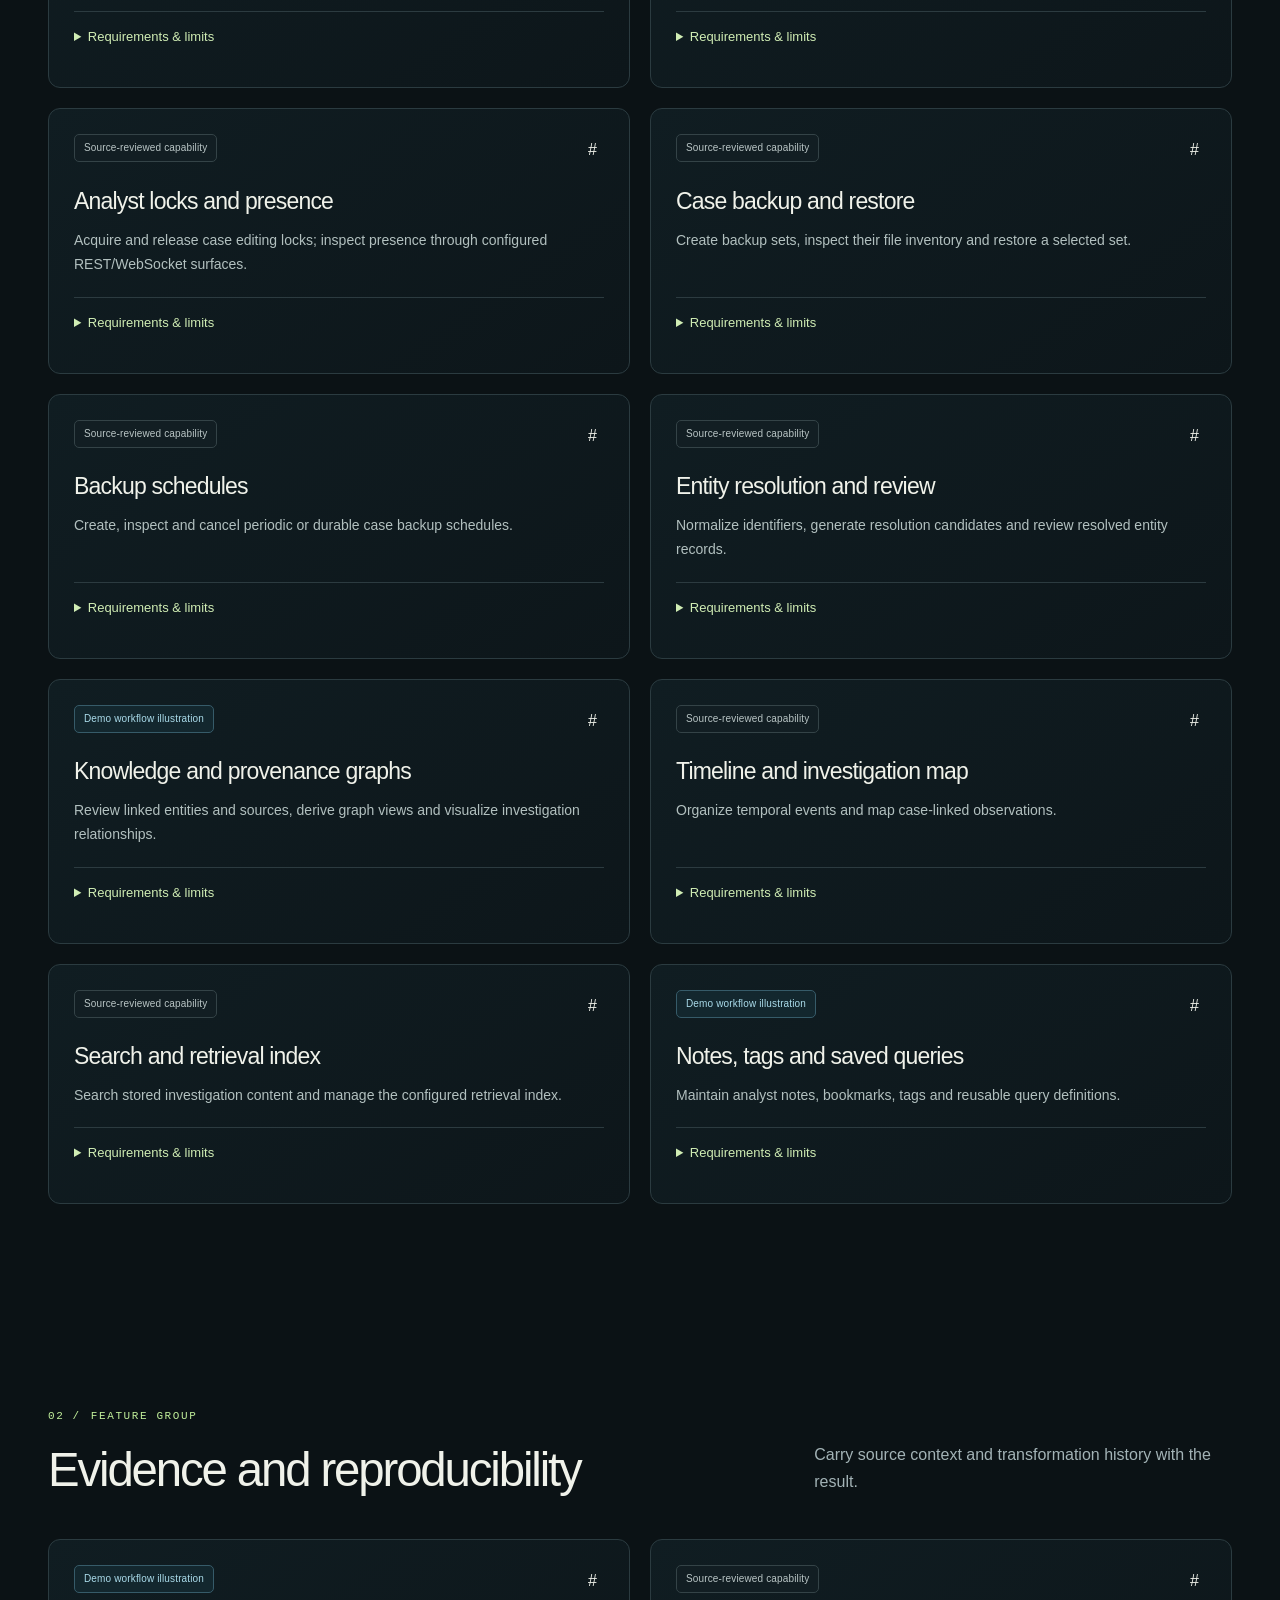
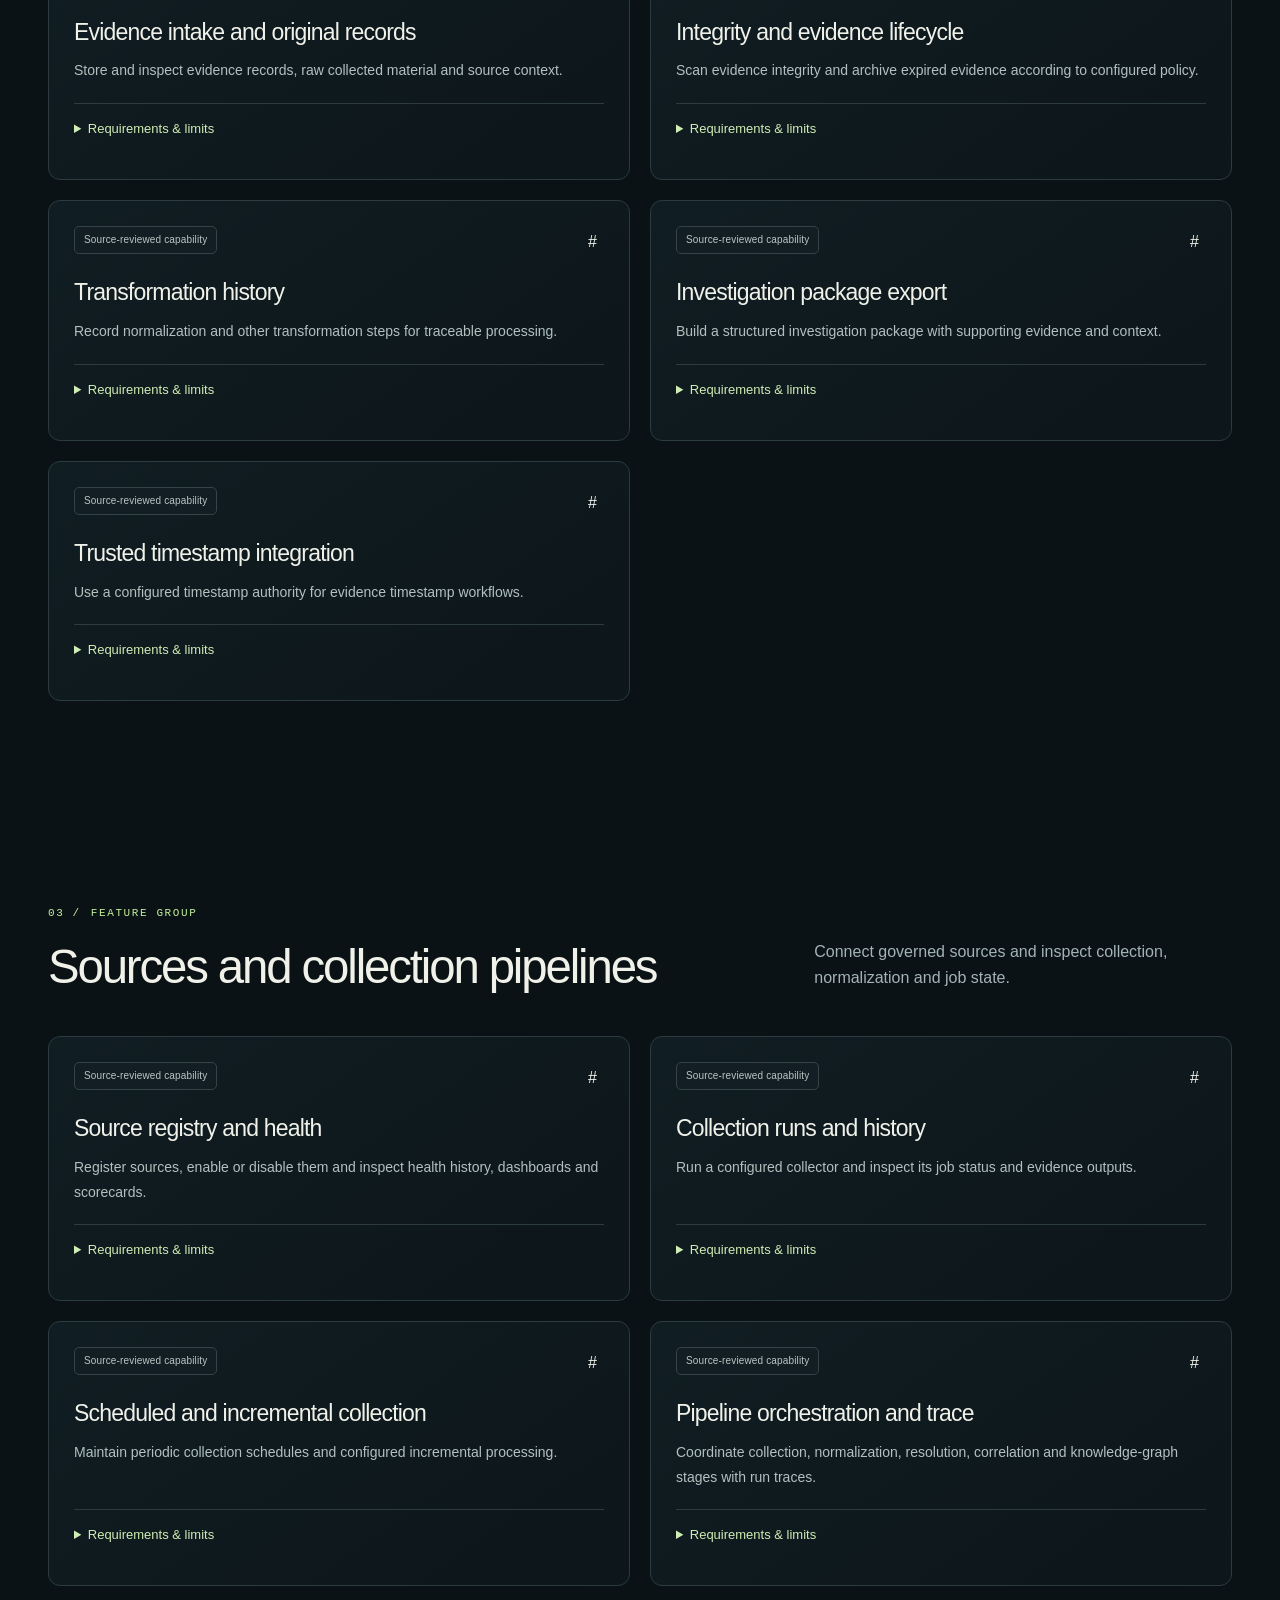
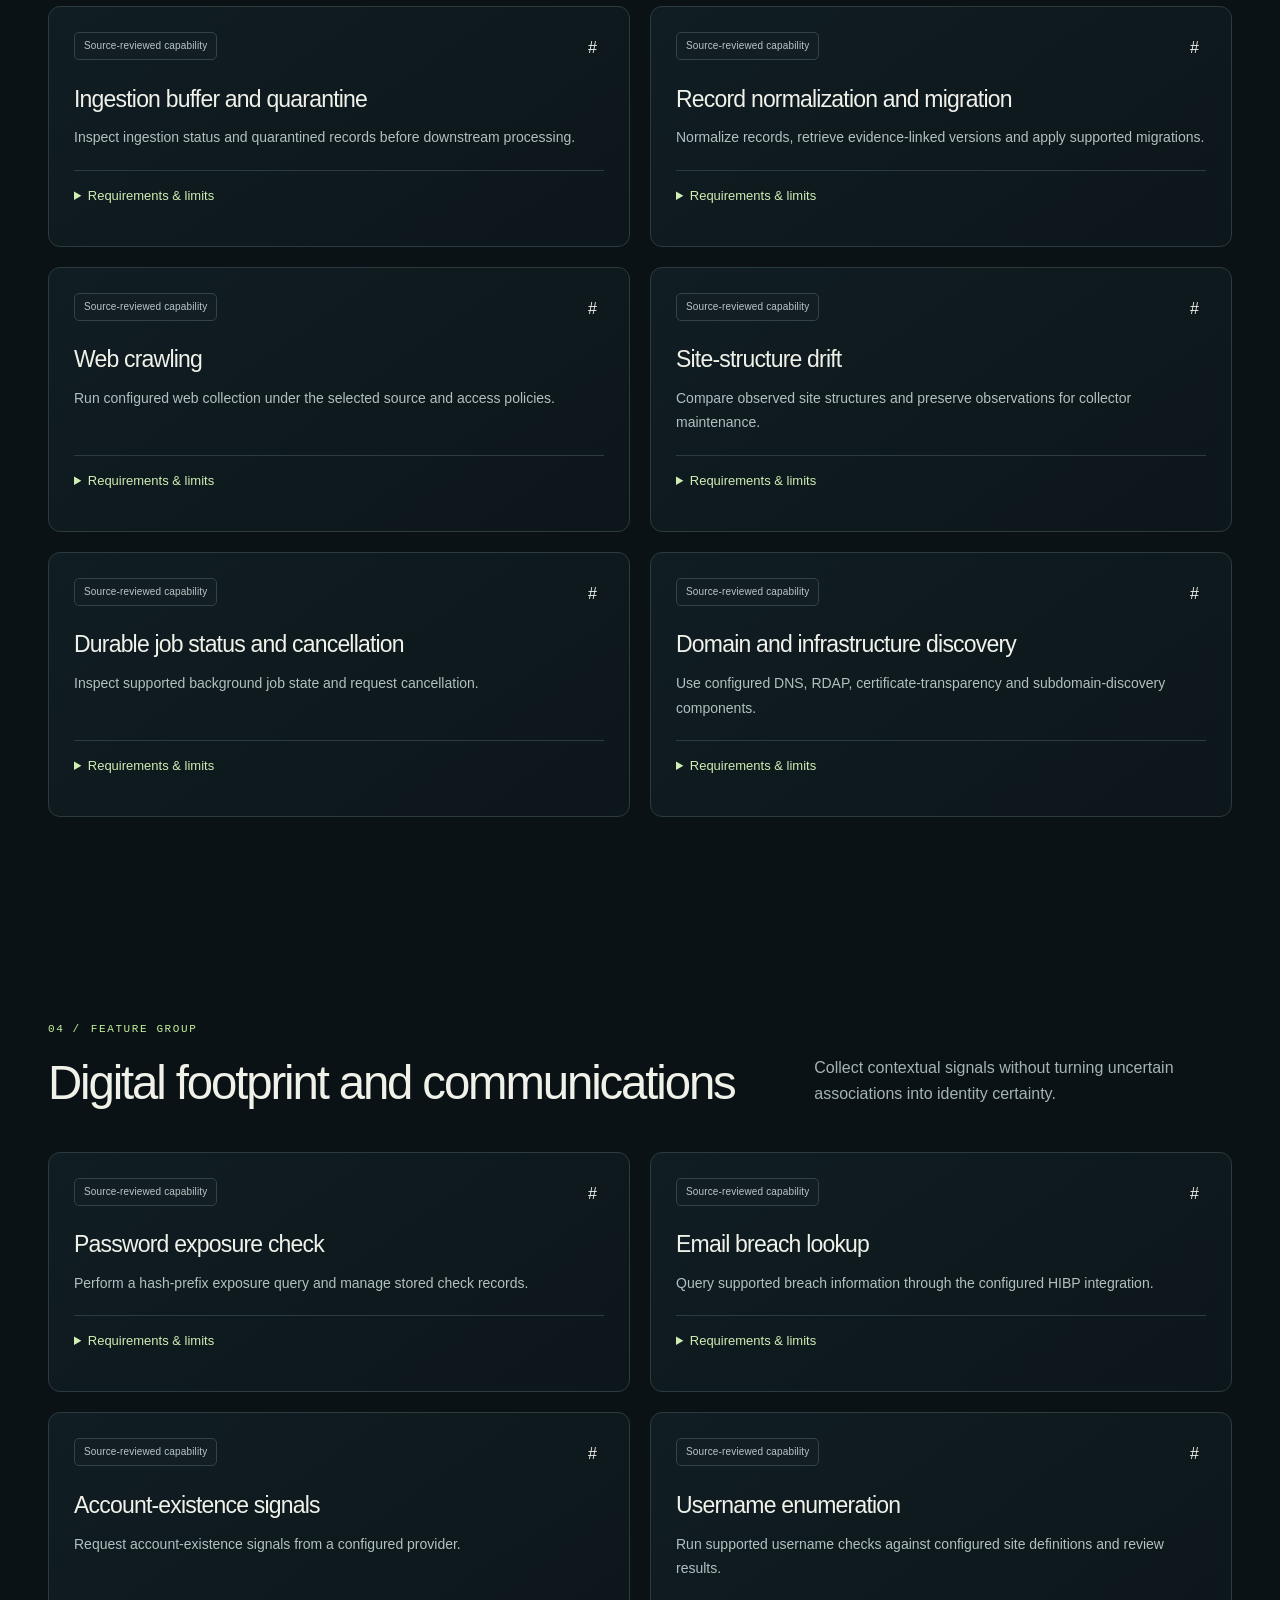
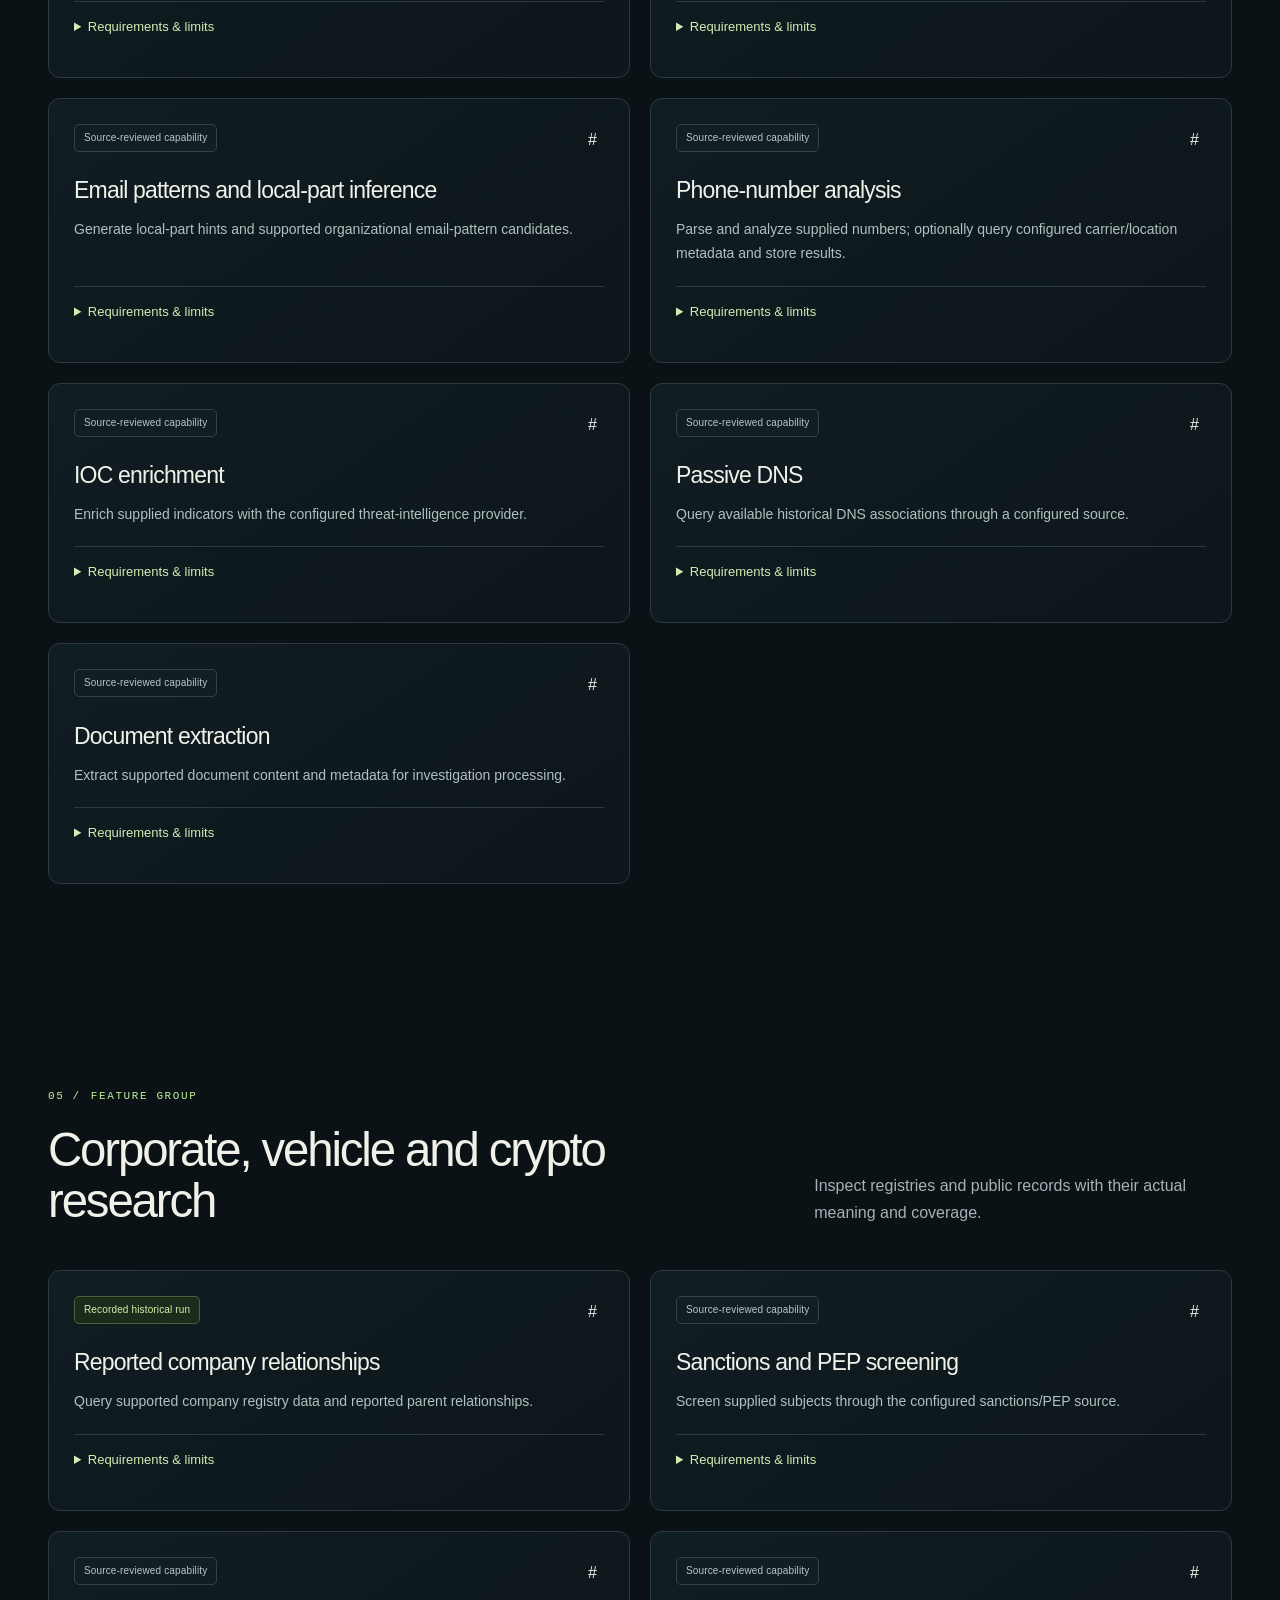
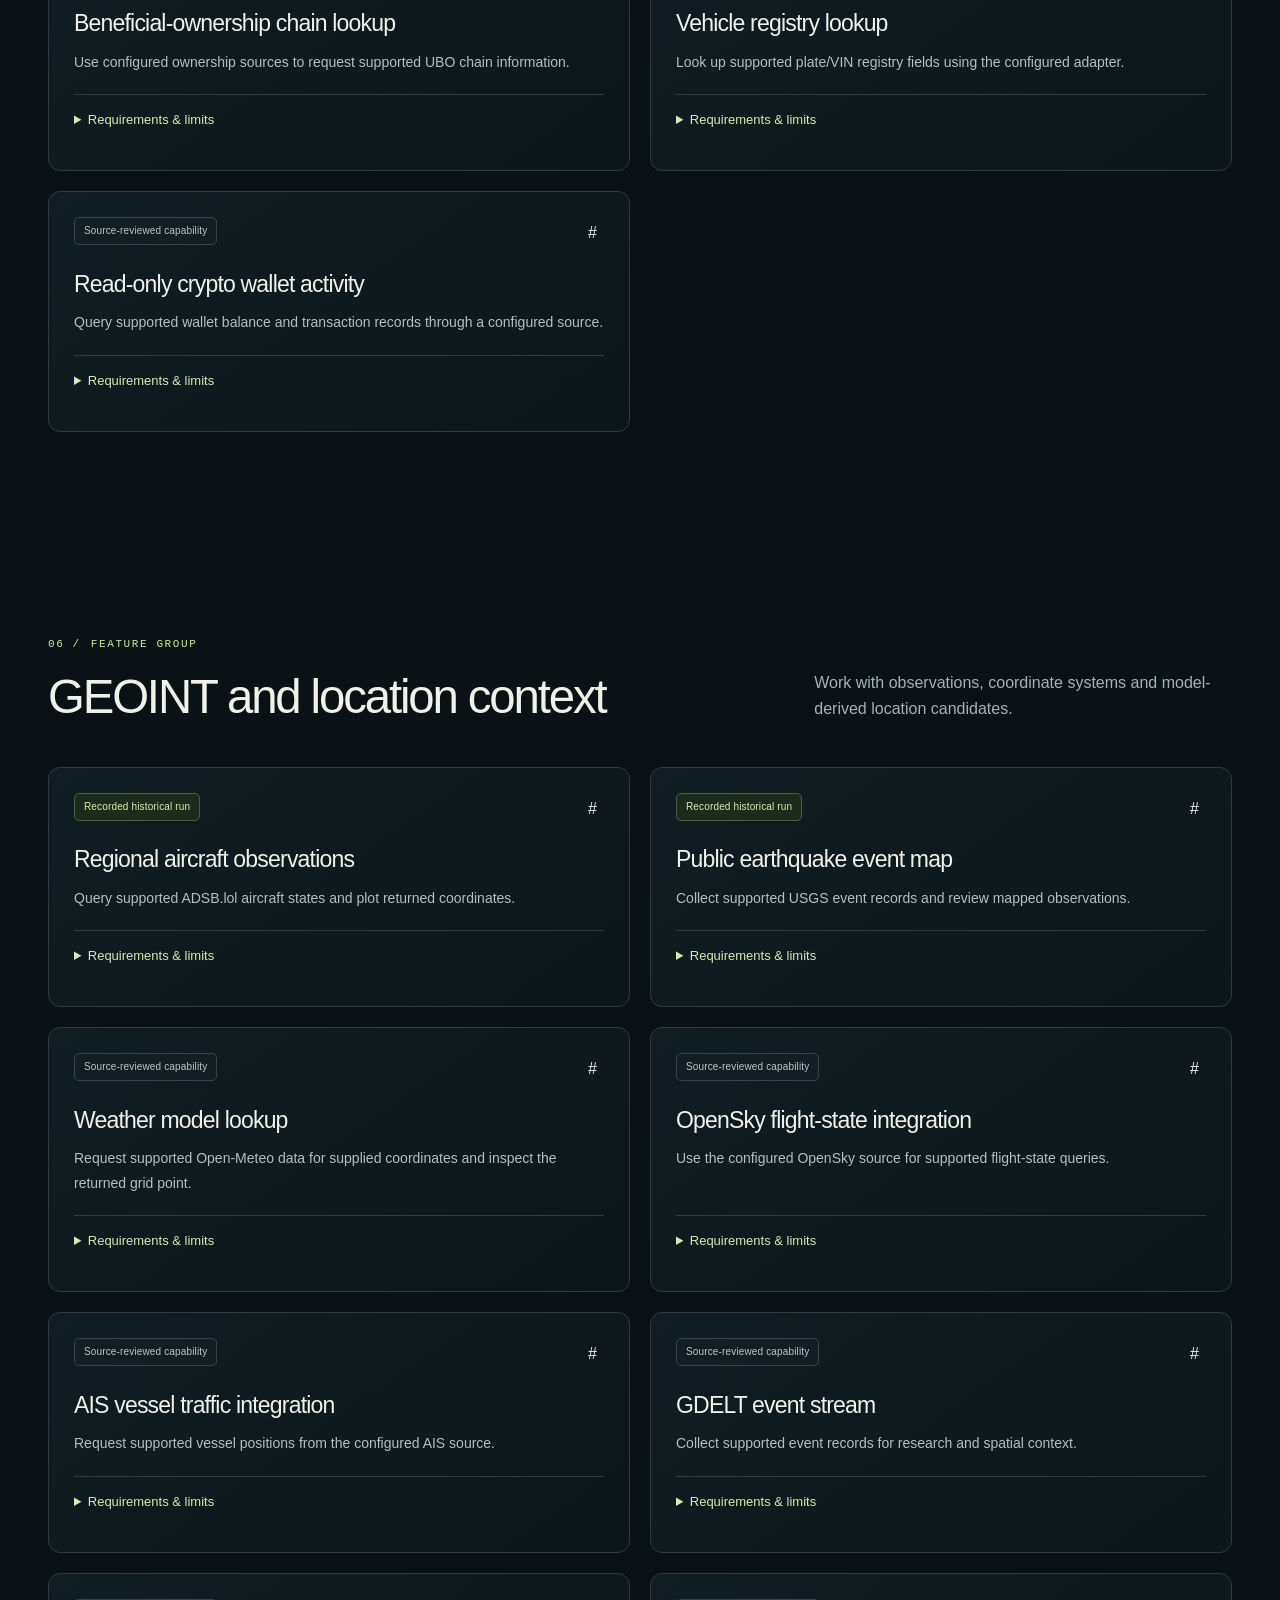
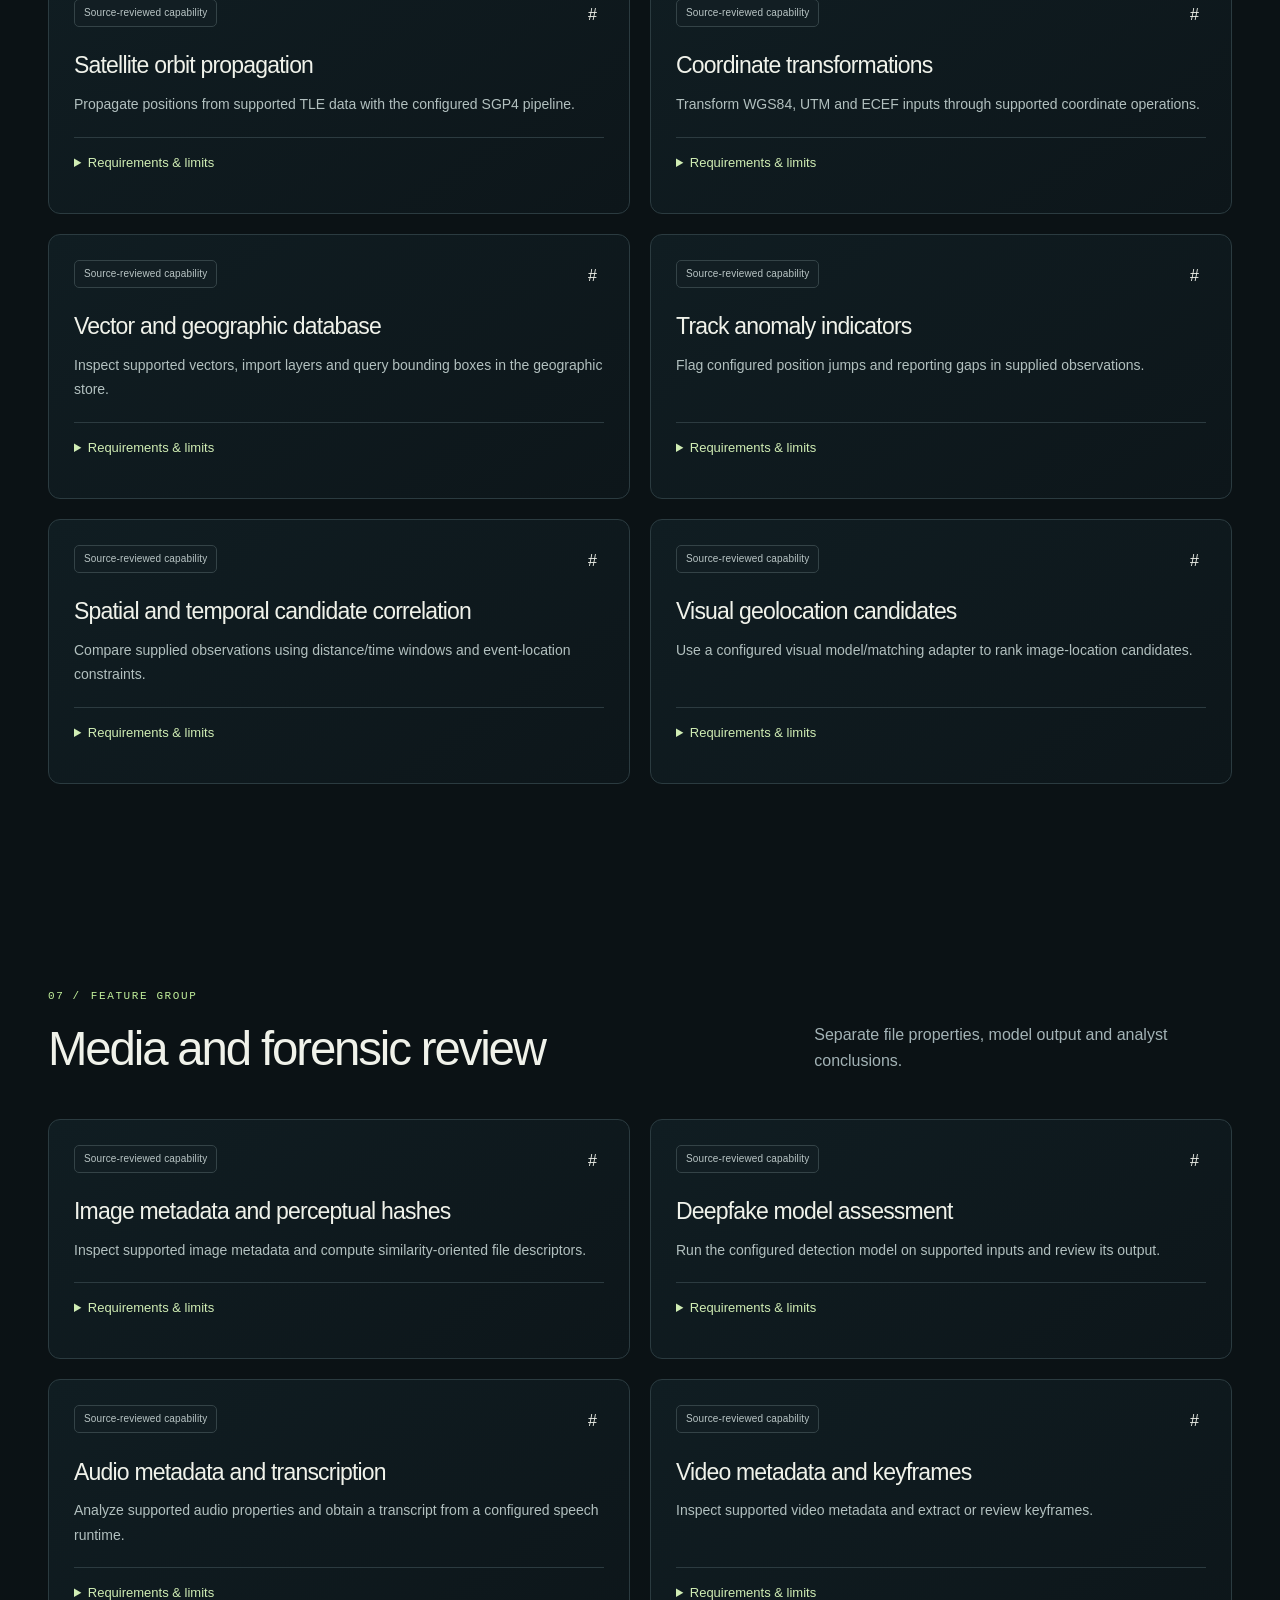
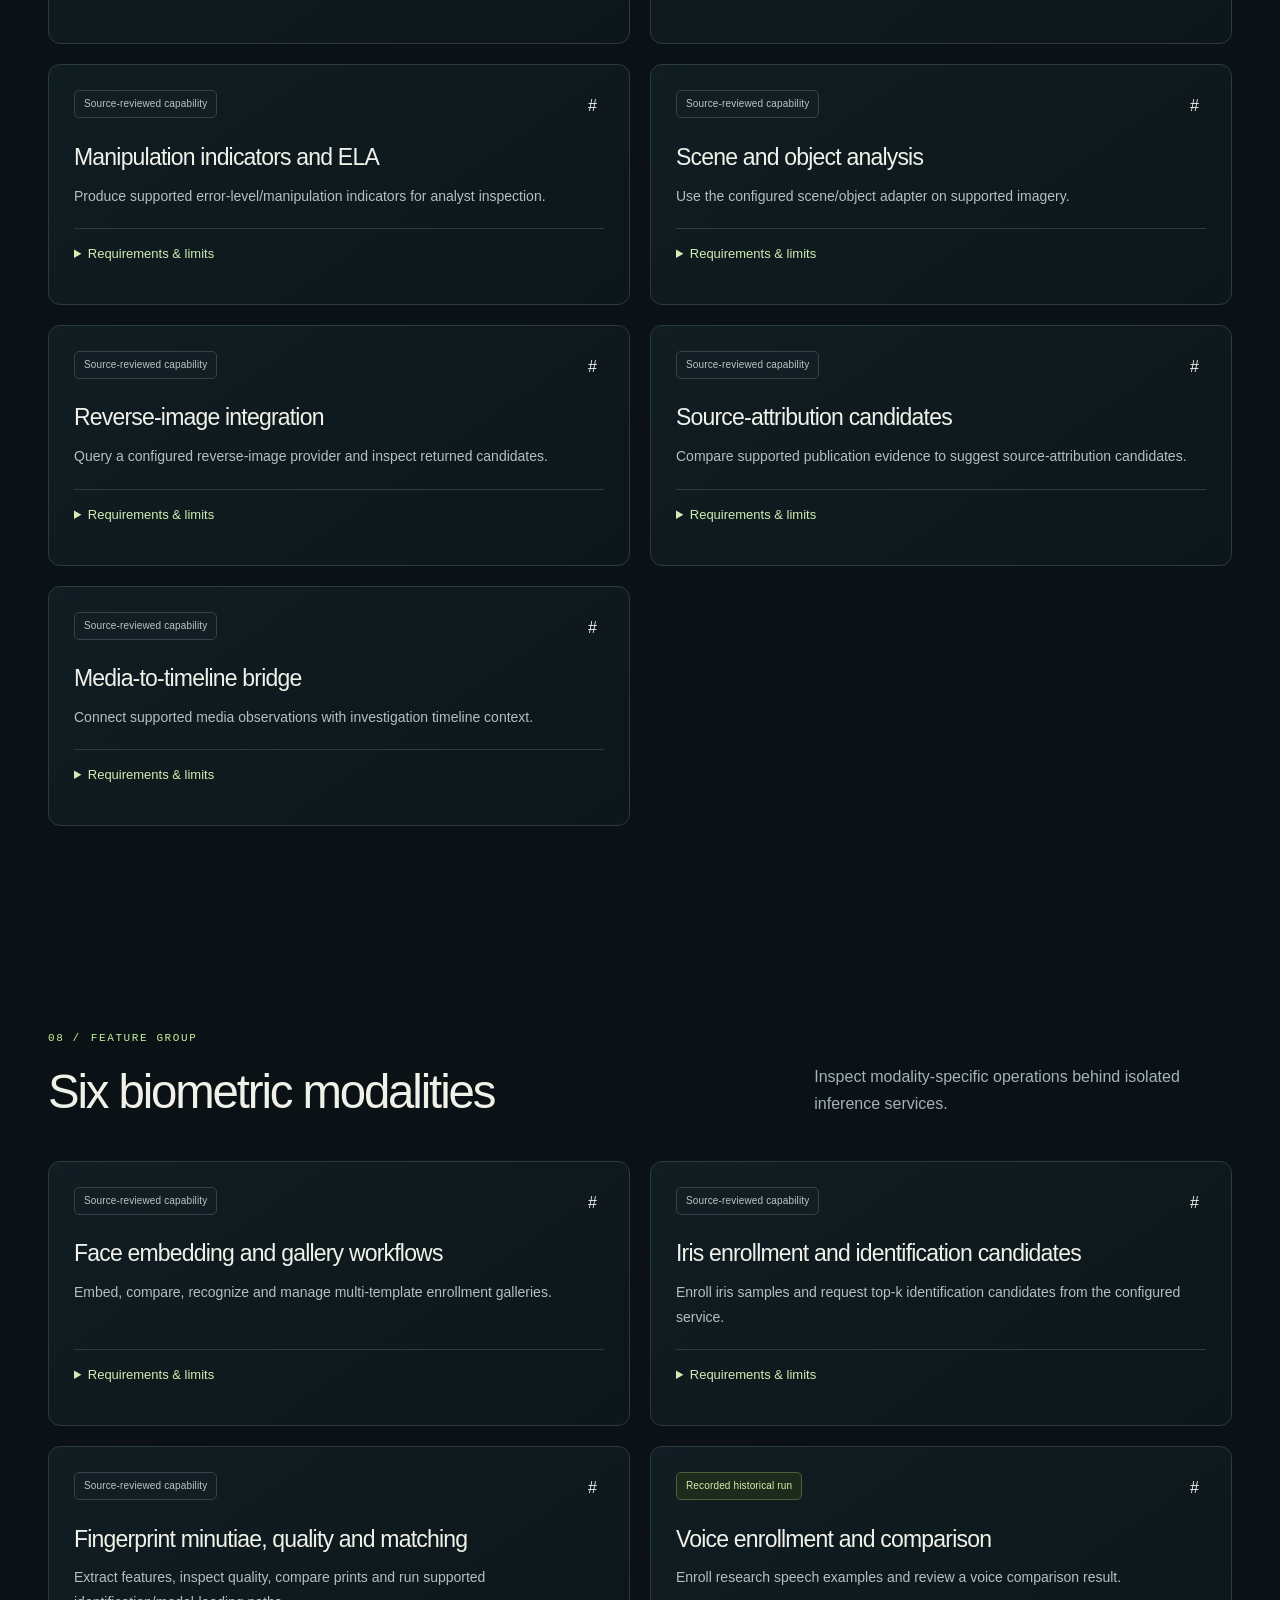
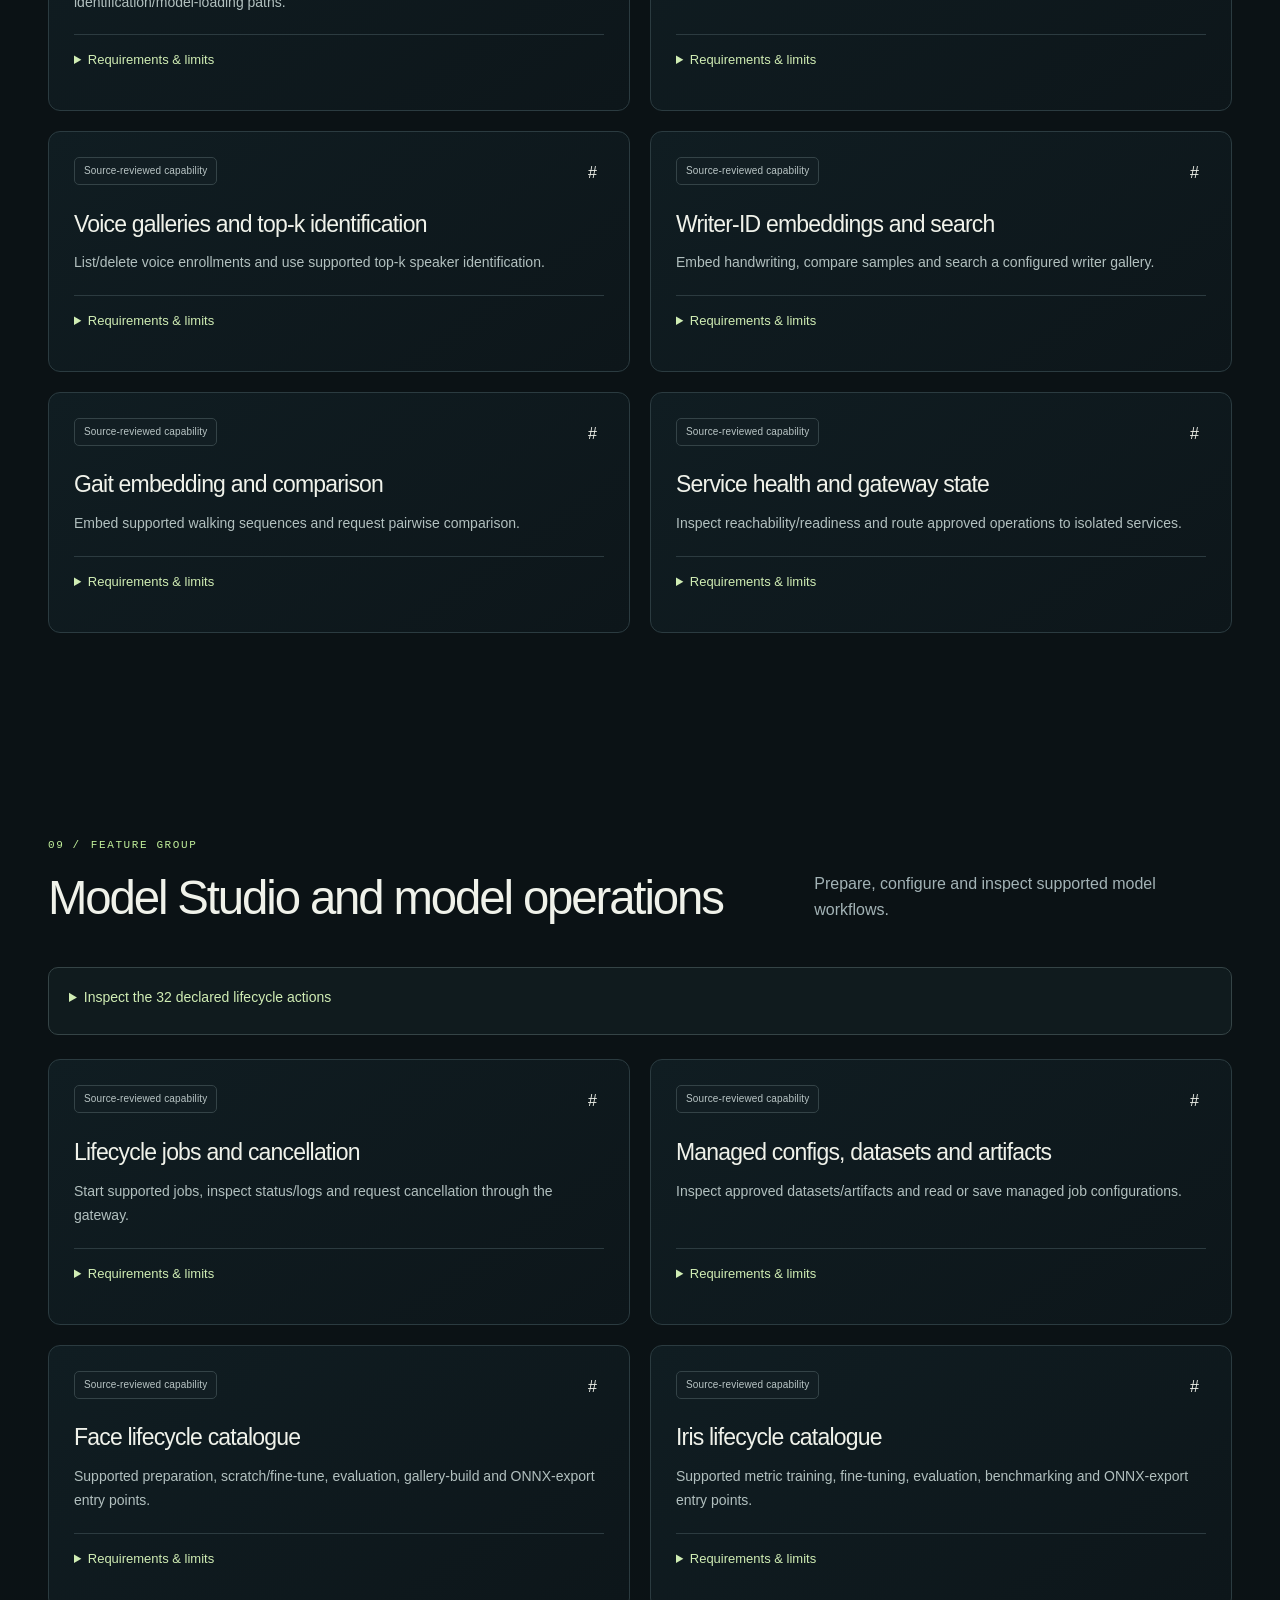
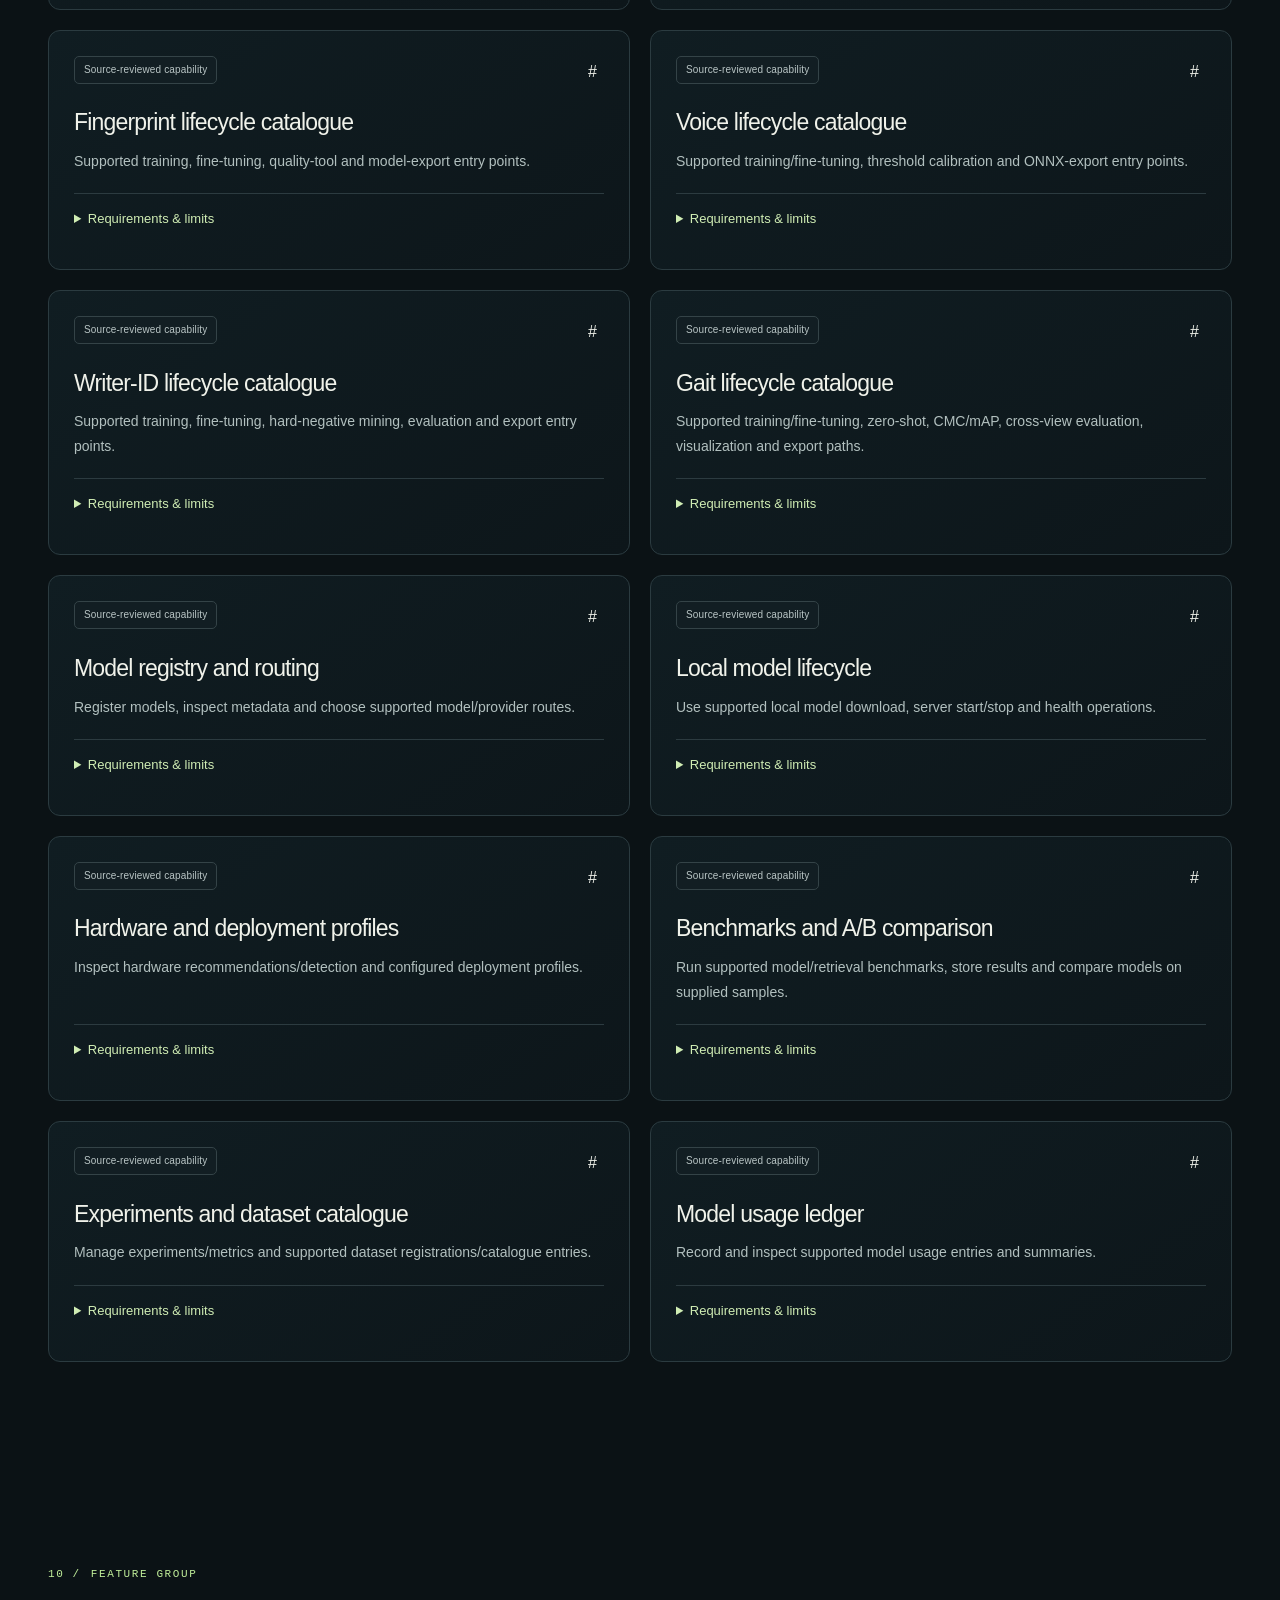
<file: site/features.html>
<!DOCTYPE html>

<html lang="en"><head><meta charset="utf-8"/><meta content="width=device-width,initial-scale=1" name="viewport"/><meta content="#0b1215" name="theme-color"/><title>All NAVRYNT features — scope, requirements and evidence</title><meta content="Explore the full NAVRYNT feature catalogue: investigations, OSINT, GEOINT, media, six biometric modalities, model workflows and governance, with requirements and evidence boundaries." name="description"/><meta content="All NAVRYNT features — scope, requirements and evidence" property="og:title"/><meta content="Explore the full NAVRYNT feature catalogue: investigations, OSINT, GEOINT, media, six biometric modalities, model workflows and governance, with requirements and evidence boundaries." property="og:description"/><meta content="https://kaandevs-ops.github.io/navrynt-website-public/assets/recordings/aircraft.png" property="og:image"/><meta content="website" property="og:type"/><link href="assets/brand/favicon.png" rel="icon"/><link href="website.css?v=catalogue-1" rel="stylesheet"/><script defer="" src="config.js?v=500"></script><script defer="" src="recordings-data.js"></script><script defer="" src="website.js?v=catalogue-1"></script><link href="https://kaandevs-ops.github.io/navrynt-website-public/features.html" rel="canonical"/><meta content="https://kaandevs-ops.github.io/navrynt-website-public/features.html" property="og:url"/><link href="features.css?v=1" rel="stylesheet"/><script defer="" src="features.js?v=2"></script></head><body class="web" id="top"><a class="web-skip" href="#main">Skip to content</a><header class="web-header"><div class="wrap web-nav"><a aria-label="NAVRYNT home" class="web-brand" href="index.html"><img alt="" height="38" src="assets/brand/navrynt-logo.png" width="38"/><span>NAVRYNT<small>INTELLIGENCE, IN YOUR CONTROL</small></span></a><button aria-controls="web-navigation" aria-expanded="false" aria-label="Open navigation" class="web-menu"><span></span><span></span></button><nav aria-label="Primary navigation" id="web-navigation"><a href="platform.html">Platform</a><a aria-current="page" href="features.html">All Features</a><a href="biometrics.html">Biometrics</a><a href="recordings.html">Real recordings</a><a href="architecture.html">Deployment</a></nav><a class="btn nav-buy" href="https://kaandevs-ops.github.io/navrynt-demo-public/">Explore demo ↗</a></div></header><main id="main"><section class="page-intro wrap"><div class="eyebrow">NAVRYNT / FULL APPLICATION CATALOGUE</div><h1><span data-feature-language="en">One product.</span><span data-feature-language="tr">Tek ürün.</span><br/><span data-feature-language="en">The complete feature map.</span><span data-feature-language="tr">Kapsamlı özellik haritası.</span></h1><p><span data-feature-language="en">Explore product-level capabilities, their prerequisites and the evidence actually available. This catalogue documents the separate full application; it does not run it.</span><span data-feature-language="tr">Ürün düzeyindeki yetenekleri, önkoşullarını ve mevcut gerçek kanıtı incele. Bu katalog ayrı tam uygulamayı belgeler; uygulamayı çalıştırmaz.</span></p><div aria-label="Catalogue language / Katalog dili" class="feature-languages" role="group"><button aria-pressed="true" class="btn btn-line" data-feature-lang="en" type="button">English</button><button aria-pressed="false" class="btn btn-line" data-feature-lang="tr" type="button">Türkçe</button></div><div class="feature-metrics"><div><strong>122</strong><span data-feature-language="en">documented entries</span><span data-feature-language="tr">belgelenmiş özellik</span></div><div><strong>14</strong><span data-feature-language="en">feature groups</span><span data-feature-language="tr">özellik grubu</span></div><div><strong>4</strong><span data-feature-language="en">published product runs</span><span data-feature-language="tr">yayımlanmış gerçek kayıt</span></div></div><div class="feature-links"><a class="under-link" href="recordings.html"><span data-feature-language="en">Inspect actual recordings →</span><span data-feature-language="tr">Gerçek kayıtları incele →</span></a><a class="under-link" href="https://kaandevs-ops.github.io/navrynt-demo-public/"><span data-feature-language="en">Try the separate demo ↗</span><span data-feature-language="tr">Ayrı demoyu dene ↗</span></a><a class="under-link" download="" href="features.json"><span data-feature-language="en">Download catalogue JSON ↓</span><span data-feature-language="tr">Katalog JSON dosyasını indir ↓</span></a><a class="under-link" data-feature-language="en" href="https://github.com/kaandevs-ops/navrynt-website-public/blob/main/docs/FULL-PRODUCT.md">Read the complete guide ↗</a><a class="under-link" data-feature-language="tr" href="https://github.com/kaandevs-ops/navrynt-website-public/blob/main/docs/FULL-PRODUCT.tr.md">Ayrıntılı rehberi oku ↗</a></div></section><section class="wrap scope-banner feature-legend"><h2><span data-feature-language="en">What each label means</span><span data-feature-language="tr">Etiketler ne anlama geliyor?</span></h2><div class="feature-legend-grid"><div><b class="feature-evidence recorded"><span data-feature-language="en">Recorded historical run</span><span data-feature-language="tr">Tarihsel gerçek kayıt</span></b><p><span data-feature-language="en">A linked recording shows one specific historical operation. It is not proof that all related operations or current providers work.</span><span data-feature-language="tr">Bağlantılı kayıt belirli bir tarihsel işlemi gösterir. İlgili bütün işlemlerin veya mevcut sağlayıcıların çalıştığının kanıtı değildir.</span></p></div><div><b class="feature-evidence demo"><span data-feature-language="en">Demo workflow illustration</span><span data-feature-language="tr">Demo akışı örneklemesi</span></b><p><span data-feature-language="en">The static demo illustrates this workflow using fictional records. It does not verify the full backend.</span><span data-feature-language="tr">Statik demo akışı kurgusal kayıtlarla örnekler. Tam backend çalışmasını doğrulamaz.</span></p></div><div><b class="feature-evidence code"><span data-feature-language="en">Source-reviewed capability</span><span data-feature-language="tr">Kod incelemesi</span></b><p><span data-feature-language="en">Reviewed in source/UI/API definitions; no published execution for this operation is attached here.</span><span data-feature-language="tr">Kaynak/arayüz/API tanımlarında incelendi; bu işlem için burada yayımlanmış çalıştırma kaydı yok.</span></p></div></div><p><span data-feature-language="en">Review: 18 October 2026. This was a read-only inventory review, not a new runtime acceptance or production test. Requirements and source access remain separate from evidence labels.</span><span data-feature-language="tr">İnceleme: 18 Ekim 2026. Bu salt okunur envanter incelemesidir; yeni çalışma kabul testi veya üretim testi değildir. Gereksinimler ve kaynak erişimi kanıt etiketlerinden ayrıdır.</span></p></section><section aria-label="Feature catalogue controls" class="wrap feature-filter-area"><div class="feature-filter-grid"><label for="catalogue-search"><span data-feature-language="en">Search features</span><span data-feature-language="tr">Özellik ara</span><input autocomplete="off" id="catalogue-search" placeholder="e.g. iris, satellite, backup" type="search"/></label><label for="catalogue-category"><span data-feature-language="en">Feature group</span><span data-feature-language="tr">Özellik grubu</span><select id="catalogue-category"><option data-option-en="All groups" data-option-tr="Tüm gruplar" value="all">All groups</option><option data-option-en="Investigation workspace" data-option-tr="Soruşturma çalışma alanı" value="investigation">Investigation workspace</option><option data-option-en="Evidence and reproducibility" data-option-tr="Kanıt ve yeniden üretilebilirlik" value="evidence">Evidence and reproducibility</option><option data-option-en="Sources and collection pipelines" data-option-tr="Kaynaklar ve toplama akışları" value="collection">Sources and collection pipelines</option><option data-option-en="Digital footprint and communications" data-option-tr="Dijital ayak izi ve iletişim" value="identity">Digital footprint and communications</option><option data-option-en="Corporate, vehicle and crypto research" data-option-tr="Kurumsal, taşıt ve kripto araştırması" value="corporate">Corporate, vehicle and crypto research</option><option data-option-en="GEOINT and location context" data-option-tr="GEOINT ve konum bağlamı" value="geospatial">GEOINT and location context</option><option data-option-en="Media and forensic review" data-option-tr="Medya ve adli inceleme" value="media">Media and forensic review</option><option data-option-en="Six biometric modalities" data-option-tr="Altı biyometrik tür" value="biometrics">Six biometric modalities</option><option data-option-en="Model Studio and model operations" data-option-tr="Model Studio ve model işlemleri" value="model-studio">Model Studio and model operations</option><option data-option-en="AI-assisted analysis and review" data-option-tr="Yapay zekâ destekli analiz ve inceleme" value="analysis">AI-assisted analysis and review</option><option data-option-en="Monitoring, alerts and reporting" data-option-tr="İzleme, uyarılar ve raporlama" value="automation">Monitoring, alerts and reporting</option><option data-option-en="Administration and governance" data-option-tr="Yönetim ve yönetişim" value="governance">Administration and governance</option><option data-option-en="Extensions, research and integration" data-option-tr="Eklentiler, araştırma ve entegrasyon" value="extensions">Extensions, research and integration</option><option data-option-en="Dark-web source availability" data-option-tr="Dark web kaynak erişilebilirliği" value="restricted-sources">Dark-web source availability</option></select></label><label for="catalogue-evidence"><span data-feature-language="en">Evidence shown here</span><span data-feature-language="tr">Burada gösterilen kanıt</span><select id="catalogue-evidence"><option data-option-en="All evidence levels" data-option-tr="Tüm kanıt türleri" value="all">All evidence levels</option><option data-option-en="Recorded historical run" data-option-tr="Tarihsel gerçek kayıt" value="recorded">Recorded historical run</option><option data-option-en="Demo workflow illustration" data-option-tr="Demo akışı örneklemesi" value="demo">Demo workflow illustration</option><option data-option-en="Source-reviewed capability" data-option-tr="Kod incelemesi" value="code">Source-reviewed capability</option></select></label><button class="btn btn-line" id="catalogue-reset" type="button"><span data-feature-language="en">Reset filters</span><span data-feature-language="tr">Filtreleri sıfırla</span></button></div><p aria-live="polite" id="catalogue-count" role="status">122 documented entries</p><noscript><p>All features are visible below. Filtering and language switching require JavaScript.</p></noscript><div class="feature-empty" hidden="" id="catalogue-empty"><h2><span data-feature-language="en">No matching features</span><span data-feature-language="tr">Eşleşen özellik yok</span></h2><p><span data-feature-language="en">Try another term or reset the filters.</span><span data-feature-language="tr">Başka terim dene veya filtreleri sıfırla.</span></p></div></section><section class="section wrap feature-category-section" data-feature-group="investigation" id="group-investigation"><div class="section-heading"><div><span class="eyebrow">01 / <span data-feature-language="en">FEATURE GROUP</span><span data-feature-language="tr">ÖZELLİK GRUBU</span></span><h2><span data-feature-language="en">Investigation workspace</span><span data-feature-language="tr">Soruşturma çalışma alanı</span></h2></div><p><span data-feature-language="en">Keep cases, entities, relationships and analyst context together.</span><span data-feature-language="tr">Vakaları, varlıkları, ilişkileri ve analist bağlamını birlikte incele.</span></p></div><div class="feature-card-grid"><article class="feature-card" data-feature-category="investigation" data-feature-evidence="demo" data-feature-search="Case lifecycle Vaka yaşam döngüsü Create, list and inspect cases; hold, reopen or close them and set case-level analysis egress policy. Vaka oluştur, listele ve incele; beklet, yeniden aç veya kapat; vaka düzeyinde analiz veri çıkış politikasını belirle. Configured backend, case storage and the appropriate workspace permissions. Yapılandırılmış backend, vaka deposu ve uygun çalışma alanı izinleri. The linked demo illustrates this workflow with fictional data; it does not verify the full application backend. Bağlantılı demo bu akışı kurgusal verilerle örnekler; tam uygulamanın backend çalışmasını doğrulamaz. Investigation workspace Soruşturma çalışma alanı" id="feature-cases"><div class="feature-card-top"><span class="feature-evidence demo"><span data-feature-language="en">Demo workflow illustration</span><span data-feature-language="tr">Demo akışı örneklemesi</span></span><a aria-label="Case lifecycle permalink" class="feature-anchor" href="#feature-cases">#</a></div><h3><span data-feature-language="en">Case lifecycle</span><span data-feature-language="tr">Vaka yaşam döngüsü</span></h3><p><span data-feature-language="en">Create, list and inspect cases; hold, reopen or close them and set case-level analysis egress policy.</span><span data-feature-language="tr">Vaka oluştur, listele ve incele; beklet, yeniden aç veya kapat; vaka düzeyinde analiz veri çıkış politikasını belirle.</span></p><details><summary><span data-feature-language="en">Requirements &amp; limits</span><span data-feature-language="tr">Gereksinimler ve sınırlar</span></summary><dl><dt><span data-feature-language="en">Requires</span><span data-feature-language="tr">Gereksinim</span></dt><dd><span data-feature-language="en">Configured backend, case storage and the appropriate workspace permissions.</span><span data-feature-language="tr">Yapılandırılmış backend, vaka deposu ve uygun çalışma alanı izinleri.</span></dd><dt><span data-feature-language="en">Evidence boundary</span><span data-feature-language="tr">Kanıt sınırı</span></dt><dd><span data-feature-language="en">The linked demo illustrates this workflow with fictional data; it does not verify the full application backend.</span><span data-feature-language="tr">Bağlantılı demo bu akışı kurgusal verilerle örnekler; tam uygulamanın backend çalışmasını doğrulamaz.</span></dd></dl><a class="under-link" href="https://kaandevs-ops.github.io/navrynt-demo-public/"><span data-feature-language="en">Explore the fictional demo ↗</span><span data-feature-language="tr">Kurgusal demoyu keşfet ↗</span></a></details></article><article class="feature-card" data-feature-category="investigation" data-feature-evidence="code" data-feature-search="Case history and snapshots Vaka geçmişi ve anlık görüntüler Record append-only history events and create retrievable investigation snapshots. Eklemeli geçmiş olaylarını kaydet ve yeniden erişilebilir soruşturma anlık görüntüleri oluştur. Configured backend, case storage and the appropriate workspace permissions. Yapılandırılmış backend, vaka deposu ve uygun çalışma alanı izinleri. Source-reviewed capability; this catalogue does not include a published execution of this operation. Kodda incelenen yetenek; bu katalog bu işlemin yayımlanmış çalıştırma kanıtını içermez. Investigation workspace Soruşturma çalışma alanı" id="feature-case-history"><div class="feature-card-top"><span class="feature-evidence code"><span data-feature-language="en">Source-reviewed capability</span><span data-feature-language="tr">Kod incelemesi</span></span><a aria-label="Case history and snapshots permalink" class="feature-anchor" href="#feature-case-history">#</a></div><h3><span data-feature-language="en">Case history and snapshots</span><span data-feature-language="tr">Vaka geçmişi ve anlık görüntüler</span></h3><p><span data-feature-language="en">Record append-only history events and create retrievable investigation snapshots.</span><span data-feature-language="tr">Eklemeli geçmiş olaylarını kaydet ve yeniden erişilebilir soruşturma anlık görüntüleri oluştur.</span></p><details><summary><span data-feature-language="en">Requirements &amp; limits</span><span data-feature-language="tr">Gereksinimler ve sınırlar</span></summary><dl><dt><span data-feature-language="en">Requires</span><span data-feature-language="tr">Gereksinim</span></dt><dd><span data-feature-language="en">Configured backend, case storage and the appropriate workspace permissions.</span><span data-feature-language="tr">Yapılandırılmış backend, vaka deposu ve uygun çalışma alanı izinleri.</span></dd><dt><span data-feature-language="en">Evidence boundary</span><span data-feature-language="tr">Kanıt sınırı</span></dt><dd><span data-feature-language="en">Source-reviewed capability; this catalogue does not include a published execution of this operation.</span><span data-feature-language="tr">Kodda incelenen yetenek; bu katalog bu işlemin yayımlanmış çalıştırma kanıtını içermez.</span></dd></dl></details></article><article class="feature-card" data-feature-category="investigation" data-feature-evidence="code" data-feature-search="Analyst locks and presence Analist kilitleri ve oturum görünürlüğü Acquire and release case editing locks; inspect presence through configured REST/WebSocket surfaces. Vaka düzenleme kilitlerini al ve bırak; yapılandırılmış REST/WebSocket yüzeyleri üzerinden oturum görünürlüğünü incele. Configured backend, case storage and the appropriate workspace permissions. Yapılandırılmış backend, vaka deposu ve uygun çalışma alanı izinleri. Presence and locking interfaces do not establish conflict-free editing or production multi-user load capacity. Oturum ve kilitleme arayüzleri çakışmasız düzenleme veya üretim çok kullanıcılı yük kapasitesini kanıtlamaz. Investigation workspace Soruşturma çalışma alanı" id="feature-case-collaboration"><div class="feature-card-top"><span class="feature-evidence code"><span data-feature-language="en">Source-reviewed capability</span><span data-feature-language="tr">Kod incelemesi</span></span><a aria-label="Analyst locks and presence permalink" class="feature-anchor" href="#feature-case-collaboration">#</a></div><h3><span data-feature-language="en">Analyst locks and presence</span><span data-feature-language="tr">Analist kilitleri ve oturum görünürlüğü</span></h3><p><span data-feature-language="en">Acquire and release case editing locks; inspect presence through configured REST/WebSocket surfaces.</span><span data-feature-language="tr">Vaka düzenleme kilitlerini al ve bırak; yapılandırılmış REST/WebSocket yüzeyleri üzerinden oturum görünürlüğünü incele.</span></p><details><summary><span data-feature-language="en">Requirements &amp; limits</span><span data-feature-language="tr">Gereksinimler ve sınırlar</span></summary><dl><dt><span data-feature-language="en">Requires</span><span data-feature-language="tr">Gereksinim</span></dt><dd><span data-feature-language="en">Configured backend, case storage and the appropriate workspace permissions.</span><span data-feature-language="tr">Yapılandırılmış backend, vaka deposu ve uygun çalışma alanı izinleri.</span></dd><dt><span data-feature-language="en">Evidence boundary</span><span data-feature-language="tr">Kanıt sınırı</span></dt><dd><span data-feature-language="en">Presence and locking interfaces do not establish conflict-free editing or production multi-user load capacity.</span><span data-feature-language="tr">Oturum ve kilitleme arayüzleri çakışmasız düzenleme veya üretim çok kullanıcılı yük kapasitesini kanıtlamaz.</span></dd></dl></details></article><article class="feature-card" data-feature-category="investigation" data-feature-evidence="code" data-feature-search="Case backup and restore Vaka yedekleme ve geri yükleme Create backup sets, inspect their file inventory and restore a selected set. Yedek kümeleri oluştur, dosya envanterini incele ve seçilen kümeyi geri yükle. Configured backend, case storage and the appropriate workspace permissions. Yapılandırılmış backend, vaka deposu ve uygun çalışma alanı izinleri. Source-reviewed capability; this catalogue does not include a published execution of this operation. Kodda incelenen yetenek; bu katalog bu işlemin yayımlanmış çalıştırma kanıtını içermez. Investigation workspace Soruşturma çalışma alanı" id="feature-case-backups"><div class="feature-card-top"><span class="feature-evidence code"><span data-feature-language="en">Source-reviewed capability</span><span data-feature-language="tr">Kod incelemesi</span></span><a aria-label="Case backup and restore permalink" class="feature-anchor" href="#feature-case-backups">#</a></div><h3><span data-feature-language="en">Case backup and restore</span><span data-feature-language="tr">Vaka yedekleme ve geri yükleme</span></h3><p><span data-feature-language="en">Create backup sets, inspect their file inventory and restore a selected set.</span><span data-feature-language="tr">Yedek kümeleri oluştur, dosya envanterini incele ve seçilen kümeyi geri yükle.</span></p><details><summary><span data-feature-language="en">Requirements &amp; limits</span><span data-feature-language="tr">Gereksinimler ve sınırlar</span></summary><dl><dt><span data-feature-language="en">Requires</span><span data-feature-language="tr">Gereksinim</span></dt><dd><span data-feature-language="en">Configured backend, case storage and the appropriate workspace permissions.</span><span data-feature-language="tr">Yapılandırılmış backend, vaka deposu ve uygun çalışma alanı izinleri.</span></dd><dt><span data-feature-language="en">Evidence boundary</span><span data-feature-language="tr">Kanıt sınırı</span></dt><dd><span data-feature-language="en">Source-reviewed capability; this catalogue does not include a published execution of this operation.</span><span data-feature-language="tr">Kodda incelenen yetenek; bu katalog bu işlemin yayımlanmış çalıştırma kanıtını içermez.</span></dd></dl></details></article><article class="feature-card" data-feature-category="investigation" data-feature-evidence="code" data-feature-search="Backup schedules Yedekleme zamanlamaları Create, inspect and cancel periodic or durable case backup schedules. Periyodik veya kalıcı vaka yedekleme zamanlamaları oluştur, incele ve iptal et. Configured backup storage plus a running scheduler/worker where required. Yapılandırılmış yedek deposu ve gereken durumlarda çalışan zamanlayıcı/işçi. Source-reviewed capability; this catalogue does not include a published execution of this operation. Kodda incelenen yetenek; bu katalog bu işlemin yayımlanmış çalıştırma kanıtını içermez. Investigation workspace Soruşturma çalışma alanı" id="feature-backup-schedules"><div class="feature-card-top"><span class="feature-evidence code"><span data-feature-language="en">Source-reviewed capability</span><span data-feature-language="tr">Kod incelemesi</span></span><a aria-label="Backup schedules permalink" class="feature-anchor" href="#feature-backup-schedules">#</a></div><h3><span data-feature-language="en">Backup schedules</span><span data-feature-language="tr">Yedekleme zamanlamaları</span></h3><p><span data-feature-language="en">Create, inspect and cancel periodic or durable case backup schedules.</span><span data-feature-language="tr">Periyodik veya kalıcı vaka yedekleme zamanlamaları oluştur, incele ve iptal et.</span></p><details><summary><span data-feature-language="en">Requirements &amp; limits</span><span data-feature-language="tr">Gereksinimler ve sınırlar</span></summary><dl><dt><span data-feature-language="en">Requires</span><span data-feature-language="tr">Gereksinim</span></dt><dd><span data-feature-language="en">Configured backup storage plus a running scheduler/worker where required.</span><span data-feature-language="tr">Yapılandırılmış yedek deposu ve gereken durumlarda çalışan zamanlayıcı/işçi.</span></dd><dt><span data-feature-language="en">Evidence boundary</span><span data-feature-language="tr">Kanıt sınırı</span></dt><dd><span data-feature-language="en">Source-reviewed capability; this catalogue does not include a published execution of this operation.</span><span data-feature-language="tr">Kodda incelenen yetenek; bu katalog bu işlemin yayımlanmış çalıştırma kanıtını içermez.</span></dd></dl></details></article><article class="feature-card" data-feature-category="investigation" data-feature-evidence="code" data-feature-search="Entity resolution and review Varlık çözümleme ve inceleme Normalize identifiers, generate resolution candidates and review resolved entity records. Tanımlayıcıları normalize et, çözümleme adayları üret ve çözümlenmiş varlık kayıtlarını incele. Configured backend, case storage and the appropriate workspace permissions. Yapılandırılmış backend, vaka deposu ve uygun çalışma alanı izinleri. A resolution candidate or shared identifier is not proof that two records are the same person. Çözümleme adayı veya ortak tanımlayıcı, iki kaydın aynı kişiye ait olduğunu kanıtlamaz. Investigation workspace Soruşturma çalışma alanı" id="feature-entities"><div class="feature-card-top"><span class="feature-evidence code"><span data-feature-language="en">Source-reviewed capability</span><span data-feature-language="tr">Kod incelemesi</span></span><a aria-label="Entity resolution and review permalink" class="feature-anchor" href="#feature-entities">#</a></div><h3><span data-feature-language="en">Entity resolution and review</span><span data-feature-language="tr">Varlık çözümleme ve inceleme</span></h3><p><span data-feature-language="en">Normalize identifiers, generate resolution candidates and review resolved entity records.</span><span data-feature-language="tr">Tanımlayıcıları normalize et, çözümleme adayları üret ve çözümlenmiş varlık kayıtlarını incele.</span></p><details><summary><span data-feature-language="en">Requirements &amp; limits</span><span data-feature-language="tr">Gereksinimler ve sınırlar</span></summary><dl><dt><span data-feature-language="en">Requires</span><span data-feature-language="tr">Gereksinim</span></dt><dd><span data-feature-language="en">Configured backend, case storage and the appropriate workspace permissions.</span><span data-feature-language="tr">Yapılandırılmış backend, vaka deposu ve uygun çalışma alanı izinleri.</span></dd><dt><span data-feature-language="en">Evidence boundary</span><span data-feature-language="tr">Kanıt sınırı</span></dt><dd><span data-feature-language="en">A resolution candidate or shared identifier is not proof that two records are the same person.</span><span data-feature-language="tr">Çözümleme adayı veya ortak tanımlayıcı, iki kaydın aynı kişiye ait olduğunu kanıtlamaz.</span></dd></dl></details></article><article class="feature-card" data-feature-category="investigation" data-feature-evidence="demo" data-feature-search="Knowledge and provenance graphs Bilgi ve kaynak grafikleri Review linked entities and sources, derive graph views and visualize investigation relationships. Bağlı varlık ve kaynakları incele, grafik görünümleri türet ve soruşturma ilişkilerini görselleştir. Configured backend, case storage and the appropriate workspace permissions. Yapılandırılmış backend, vaka deposu ve uygun çalışma alanı izinleri. The linked demo illustrates this workflow with fictional data; it does not verify the full application backend. Bağlantılı demo bu akışı kurgusal verilerle örnekler; tam uygulamanın backend çalışmasını doğrulamaz. Investigation workspace Soruşturma çalışma alanı" id="feature-graph"><div class="feature-card-top"><span class="feature-evidence demo"><span data-feature-language="en">Demo workflow illustration</span><span data-feature-language="tr">Demo akışı örneklemesi</span></span><a aria-label="Knowledge and provenance graphs permalink" class="feature-anchor" href="#feature-graph">#</a></div><h3><span data-feature-language="en">Knowledge and provenance graphs</span><span data-feature-language="tr">Bilgi ve kaynak grafikleri</span></h3><p><span data-feature-language="en">Review linked entities and sources, derive graph views and visualize investigation relationships.</span><span data-feature-language="tr">Bağlı varlık ve kaynakları incele, grafik görünümleri türet ve soruşturma ilişkilerini görselleştir.</span></p><details><summary><span data-feature-language="en">Requirements &amp; limits</span><span data-feature-language="tr">Gereksinimler ve sınırlar</span></summary><dl><dt><span data-feature-language="en">Requires</span><span data-feature-language="tr">Gereksinim</span></dt><dd><span data-feature-language="en">Configured backend, case storage and the appropriate workspace permissions.</span><span data-feature-language="tr">Yapılandırılmış backend, vaka deposu ve uygun çalışma alanı izinleri.</span></dd><dt><span data-feature-language="en">Evidence boundary</span><span data-feature-language="tr">Kanıt sınırı</span></dt><dd><span data-feature-language="en">The linked demo illustrates this workflow with fictional data; it does not verify the full application backend.</span><span data-feature-language="tr">Bağlantılı demo bu akışı kurgusal verilerle örnekler; tam uygulamanın backend çalışmasını doğrulamaz.</span></dd></dl><a class="under-link" href="https://kaandevs-ops.github.io/navrynt-demo-public/"><span data-feature-language="en">Explore the fictional demo ↗</span><span data-feature-language="tr">Kurgusal demoyu keşfet ↗</span></a></details></article><article class="feature-card" data-feature-category="investigation" data-feature-evidence="code" data-feature-search="Timeline and investigation map Zaman çizelgesi ve soruşturma haritası Organize temporal events and map case-linked observations. Zamansal olayları düzenle ve vakaya bağlı gözlemleri haritada incele. Configured backend, case storage and the appropriate workspace permissions. Yapılandırılmış backend, vaka deposu ve uygun çalışma alanı izinleri. Source-reviewed capability; this catalogue does not include a published execution of this operation. Kodda incelenen yetenek; bu katalog bu işlemin yayımlanmış çalıştırma kanıtını içermez. Investigation workspace Soruşturma çalışma alanı" id="feature-timeline"><div class="feature-card-top"><span class="feature-evidence code"><span data-feature-language="en">Source-reviewed capability</span><span data-feature-language="tr">Kod incelemesi</span></span><a aria-label="Timeline and investigation map permalink" class="feature-anchor" href="#feature-timeline">#</a></div><h3><span data-feature-language="en">Timeline and investigation map</span><span data-feature-language="tr">Zaman çizelgesi ve soruşturma haritası</span></h3><p><span data-feature-language="en">Organize temporal events and map case-linked observations.</span><span data-feature-language="tr">Zamansal olayları düzenle ve vakaya bağlı gözlemleri haritada incele.</span></p><details><summary><span data-feature-language="en">Requirements &amp; limits</span><span data-feature-language="tr">Gereksinimler ve sınırlar</span></summary><dl><dt><span data-feature-language="en">Requires</span><span data-feature-language="tr">Gereksinim</span></dt><dd><span data-feature-language="en">Configured backend, case storage and the appropriate workspace permissions.</span><span data-feature-language="tr">Yapılandırılmış backend, vaka deposu ve uygun çalışma alanı izinleri.</span></dd><dt><span data-feature-language="en">Evidence boundary</span><span data-feature-language="tr">Kanıt sınırı</span></dt><dd><span data-feature-language="en">Source-reviewed capability; this catalogue does not include a published execution of this operation.</span><span data-feature-language="tr">Kodda incelenen yetenek; bu katalog bu işlemin yayımlanmış çalıştırma kanıtını içermez.</span></dd></dl></details></article><article class="feature-card" data-feature-category="investigation" data-feature-evidence="code" data-feature-search="Search and retrieval index Arama ve erişim indeksi Search stored investigation content and manage the configured retrieval index. Saklanan soruşturma içeriğinde ara ve yapılandırılmış erişim indeksini yönet. Configured backend, case storage and the appropriate workspace permissions. Yapılandırılmış backend, vaka deposu ve uygun çalışma alanı izinleri. Source-reviewed capability; this catalogue does not include a published execution of this operation. Kodda incelenen yetenek; bu katalog bu işlemin yayımlanmış çalıştırma kanıtını içermez. Investigation workspace Soruşturma çalışma alanı" id="feature-search"><div class="feature-card-top"><span class="feature-evidence code"><span data-feature-language="en">Source-reviewed capability</span><span data-feature-language="tr">Kod incelemesi</span></span><a aria-label="Search and retrieval index permalink" class="feature-anchor" href="#feature-search">#</a></div><h3><span data-feature-language="en">Search and retrieval index</span><span data-feature-language="tr">Arama ve erişim indeksi</span></h3><p><span data-feature-language="en">Search stored investigation content and manage the configured retrieval index.</span><span data-feature-language="tr">Saklanan soruşturma içeriğinde ara ve yapılandırılmış erişim indeksini yönet.</span></p><details><summary><span data-feature-language="en">Requirements &amp; limits</span><span data-feature-language="tr">Gereksinimler ve sınırlar</span></summary><dl><dt><span data-feature-language="en">Requires</span><span data-feature-language="tr">Gereksinim</span></dt><dd><span data-feature-language="en">Configured backend, case storage and the appropriate workspace permissions.</span><span data-feature-language="tr">Yapılandırılmış backend, vaka deposu ve uygun çalışma alanı izinleri.</span></dd><dt><span data-feature-language="en">Evidence boundary</span><span data-feature-language="tr">Kanıt sınırı</span></dt><dd><span data-feature-language="en">Source-reviewed capability; this catalogue does not include a published execution of this operation.</span><span data-feature-language="tr">Kodda incelenen yetenek; bu katalog bu işlemin yayımlanmış çalıştırma kanıtını içermez.</span></dd></dl></details></article><article class="feature-card" data-feature-category="investigation" data-feature-evidence="demo" data-feature-search="Notes, tags and saved queries Notlar, etiketler ve kayıtlı sorgular Maintain analyst notes, bookmarks, tags and reusable query definitions. Analist notlarını, yer imlerini, etiketleri ve yeniden kullanılabilir sorgu tanımlarını yönet. Configured backend, case storage and the appropriate workspace permissions. Yapılandırılmış backend, vaka deposu ve uygun çalışma alanı izinleri. The linked demo illustrates this workflow with fictional data; it does not verify the full application backend. Bağlantılı demo bu akışı kurgusal verilerle örnekler; tam uygulamanın backend çalışmasını doğrulamaz. Investigation workspace Soruşturma çalışma alanı" id="feature-notes-tags-bookmarks"><div class="feature-card-top"><span class="feature-evidence demo"><span data-feature-language="en">Demo workflow illustration</span><span data-feature-language="tr">Demo akışı örneklemesi</span></span><a aria-label="Notes, tags and saved queries permalink" class="feature-anchor" href="#feature-notes-tags-bookmarks">#</a></div><h3><span data-feature-language="en">Notes, tags and saved queries</span><span data-feature-language="tr">Notlar, etiketler ve kayıtlı sorgular</span></h3><p><span data-feature-language="en">Maintain analyst notes, bookmarks, tags and reusable query definitions.</span><span data-feature-language="tr">Analist notlarını, yer imlerini, etiketleri ve yeniden kullanılabilir sorgu tanımlarını yönet.</span></p><details><summary><span data-feature-language="en">Requirements &amp; limits</span><span data-feature-language="tr">Gereksinimler ve sınırlar</span></summary><dl><dt><span data-feature-language="en">Requires</span><span data-feature-language="tr">Gereksinim</span></dt><dd><span data-feature-language="en">Configured backend, case storage and the appropriate workspace permissions.</span><span data-feature-language="tr">Yapılandırılmış backend, vaka deposu ve uygun çalışma alanı izinleri.</span></dd><dt><span data-feature-language="en">Evidence boundary</span><span data-feature-language="tr">Kanıt sınırı</span></dt><dd><span data-feature-language="en">The linked demo illustrates this workflow with fictional data; it does not verify the full application backend.</span><span data-feature-language="tr">Bağlantılı demo bu akışı kurgusal verilerle örnekler; tam uygulamanın backend çalışmasını doğrulamaz.</span></dd></dl><a class="under-link" href="https://kaandevs-ops.github.io/navrynt-demo-public/"><span data-feature-language="en">Explore the fictional demo ↗</span><span data-feature-language="tr">Kurgusal demoyu keşfet ↗</span></a></details></article></div></section><section class="section wrap feature-category-section" data-feature-group="evidence" id="group-evidence"><div class="section-heading"><div><span class="eyebrow">02 / <span data-feature-language="en">FEATURE GROUP</span><span data-feature-language="tr">ÖZELLİK GRUBU</span></span><h2><span data-feature-language="en">Evidence and reproducibility</span><span data-feature-language="tr">Kanıt ve yeniden üretilebilirlik</span></h2></div><p><span data-feature-language="en">Carry source context and transformation history with the result.</span><span data-feature-language="tr">Kaynak bağlamını ve dönüşüm geçmişini sonuçla birlikte koru.</span></p></div><div class="feature-card-grid"><article class="feature-card" data-feature-category="evidence" data-feature-evidence="demo" data-feature-search="Evidence intake and original records Kanıt alımı ve özgün kayıtlar Store and inspect evidence records, raw collected material and source context. Kanıt kayıtlarını, toplanan ham malzemeyi ve kaynak bağlamını sakla ve incele. Evidence storage, authorized input files and the relevant case permissions. Kanıt deposu, kullanma yetkisi olan giriş dosyaları ve ilgili vaka izinleri. The linked demo illustrates this workflow with fictional data; it does not verify the full application backend. Bağlantılı demo bu akışı kurgusal verilerle örnekler; tam uygulamanın backend çalışmasını doğrulamaz. Evidence and reproducibility Kanıt ve yeniden üretilebilirlik" id="feature-evidence-records"><div class="feature-card-top"><span class="feature-evidence demo"><span data-feature-language="en">Demo workflow illustration</span><span data-feature-language="tr">Demo akışı örneklemesi</span></span><a aria-label="Evidence intake and original records permalink" class="feature-anchor" href="#feature-evidence-records">#</a></div><h3><span data-feature-language="en">Evidence intake and original records</span><span data-feature-language="tr">Kanıt alımı ve özgün kayıtlar</span></h3><p><span data-feature-language="en">Store and inspect evidence records, raw collected material and source context.</span><span data-feature-language="tr">Kanıt kayıtlarını, toplanan ham malzemeyi ve kaynak bağlamını sakla ve incele.</span></p><details><summary><span data-feature-language="en">Requirements &amp; limits</span><span data-feature-language="tr">Gereksinimler ve sınırlar</span></summary><dl><dt><span data-feature-language="en">Requires</span><span data-feature-language="tr">Gereksinim</span></dt><dd><span data-feature-language="en">Evidence storage, authorized input files and the relevant case permissions.</span><span data-feature-language="tr">Kanıt deposu, kullanma yetkisi olan giriş dosyaları ve ilgili vaka izinleri.</span></dd><dt><span data-feature-language="en">Evidence boundary</span><span data-feature-language="tr">Kanıt sınırı</span></dt><dd><span data-feature-language="en">The linked demo illustrates this workflow with fictional data; it does not verify the full application backend.</span><span data-feature-language="tr">Bağlantılı demo bu akışı kurgusal verilerle örnekler; tam uygulamanın backend çalışmasını doğrulamaz.</span></dd></dl><a class="under-link" href="https://kaandevs-ops.github.io/navrynt-demo-public/"><span data-feature-language="en">Explore the fictional demo ↗</span><span data-feature-language="tr">Kurgusal demoyu keşfet ↗</span></a></details></article><article class="feature-card" data-feature-category="evidence" data-feature-evidence="code" data-feature-search="Integrity and evidence lifecycle Bütünlük ve kanıt yaşam döngüsü Scan evidence integrity and archive expired evidence according to configured policy. Kanıt bütünlüğünü tara ve süresi dolan kanıtı yapılandırılmış politikaya göre arşivle. Evidence storage, authorized input files and the relevant case permissions. Kanıt deposu, kullanma yetkisi olan giriş dosyaları ve ilgili vaka izinleri. A byte hash does not prove source authenticity. The public demo separately demonstrates actual local SHA-256. Bayt hash değeri kaynak gerçekliğini kanıtlamaz. Public demo ayrıca gerçek yerel SHA-256 hesabını gösterir. Evidence and reproducibility Kanıt ve yeniden üretilebilirlik" id="feature-evidence-integrity"><div class="feature-card-top"><span class="feature-evidence code"><span data-feature-language="en">Source-reviewed capability</span><span data-feature-language="tr">Kod incelemesi</span></span><a aria-label="Integrity and evidence lifecycle permalink" class="feature-anchor" href="#feature-evidence-integrity">#</a></div><h3><span data-feature-language="en">Integrity and evidence lifecycle</span><span data-feature-language="tr">Bütünlük ve kanıt yaşam döngüsü</span></h3><p><span data-feature-language="en">Scan evidence integrity and archive expired evidence according to configured policy.</span><span data-feature-language="tr">Kanıt bütünlüğünü tara ve süresi dolan kanıtı yapılandırılmış politikaya göre arşivle.</span></p><details><summary><span data-feature-language="en">Requirements &amp; limits</span><span data-feature-language="tr">Gereksinimler ve sınırlar</span></summary><dl><dt><span data-feature-language="en">Requires</span><span data-feature-language="tr">Gereksinim</span></dt><dd><span data-feature-language="en">Evidence storage, authorized input files and the relevant case permissions.</span><span data-feature-language="tr">Kanıt deposu, kullanma yetkisi olan giriş dosyaları ve ilgili vaka izinleri.</span></dd><dt><span data-feature-language="en">Evidence boundary</span><span data-feature-language="tr">Kanıt sınırı</span></dt><dd><span data-feature-language="en">A byte hash does not prove source authenticity. The public demo separately demonstrates actual local SHA-256.</span><span data-feature-language="tr">Bayt hash değeri kaynak gerçekliğini kanıtlamaz. Public demo ayrıca gerçek yerel SHA-256 hesabını gösterir.</span></dd></dl></details></article><article class="feature-card" data-feature-category="evidence" data-feature-evidence="code" data-feature-search="Transformation history Dönüşüm geçmişi Record normalization and other transformation steps for traceable processing. İzlenebilir işleme için normalizasyon ve diğer dönüşüm adımlarını kaydet. Evidence storage, authorized input files and the relevant case permissions. Kanıt deposu, kullanma yetkisi olan giriş dosyaları ve ilgili vaka izinleri. Source-reviewed capability; this catalogue does not include a published execution of this operation. Kodda incelenen yetenek; bu katalog bu işlemin yayımlanmış çalıştırma kanıtını içermez. Evidence and reproducibility Kanıt ve yeniden üretilebilirlik" id="feature-transformation-history"><div class="feature-card-top"><span class="feature-evidence code"><span data-feature-language="en">Source-reviewed capability</span><span data-feature-language="tr">Kod incelemesi</span></span><a aria-label="Transformation history permalink" class="feature-anchor" href="#feature-transformation-history">#</a></div><h3><span data-feature-language="en">Transformation history</span><span data-feature-language="tr">Dönüşüm geçmişi</span></h3><p><span data-feature-language="en">Record normalization and other transformation steps for traceable processing.</span><span data-feature-language="tr">İzlenebilir işleme için normalizasyon ve diğer dönüşüm adımlarını kaydet.</span></p><details><summary><span data-feature-language="en">Requirements &amp; limits</span><span data-feature-language="tr">Gereksinimler ve sınırlar</span></summary><dl><dt><span data-feature-language="en">Requires</span><span data-feature-language="tr">Gereksinim</span></dt><dd><span data-feature-language="en">Evidence storage, authorized input files and the relevant case permissions.</span><span data-feature-language="tr">Kanıt deposu, kullanma yetkisi olan giriş dosyaları ve ilgili vaka izinleri.</span></dd><dt><span data-feature-language="en">Evidence boundary</span><span data-feature-language="tr">Kanıt sınırı</span></dt><dd><span data-feature-language="en">Source-reviewed capability; this catalogue does not include a published execution of this operation.</span><span data-feature-language="tr">Kodda incelenen yetenek; bu katalog bu işlemin yayımlanmış çalıştırma kanıtını içermez.</span></dd></dl></details></article><article class="feature-card" data-feature-category="evidence" data-feature-evidence="code" data-feature-search="Investigation package export Soruşturma paketi dışa aktarımı Build a structured investigation package with supporting evidence and context. Destekleyen kanıt ve bağlamla yapılandırılmış soruşturma paketi oluştur. Evidence storage, authorized input files and the relevant case permissions. Kanıt deposu, kullanma yetkisi olan giriş dosyaları ve ilgili vaka izinleri. The demo brief is an illustrative JSON export, not a full-product investigation-package acceptance test. Demo özeti örnek bir JSON dışa aktarımıdır; tam ürün soruşturma paketinin kabul testi değildir. Evidence and reproducibility Kanıt ve yeniden üretilebilirlik" id="feature-investigation-export"><div class="feature-card-top"><span class="feature-evidence code"><span data-feature-language="en">Source-reviewed capability</span><span data-feature-language="tr">Kod incelemesi</span></span><a aria-label="Investigation package export permalink" class="feature-anchor" href="#feature-investigation-export">#</a></div><h3><span data-feature-language="en">Investigation package export</span><span data-feature-language="tr">Soruşturma paketi dışa aktarımı</span></h3><p><span data-feature-language="en">Build a structured investigation package with supporting evidence and context.</span><span data-feature-language="tr">Destekleyen kanıt ve bağlamla yapılandırılmış soruşturma paketi oluştur.</span></p><details><summary><span data-feature-language="en">Requirements &amp; limits</span><span data-feature-language="tr">Gereksinimler ve sınırlar</span></summary><dl><dt><span data-feature-language="en">Requires</span><span data-feature-language="tr">Gereksinim</span></dt><dd><span data-feature-language="en">Evidence storage, authorized input files and the relevant case permissions.</span><span data-feature-language="tr">Kanıt deposu, kullanma yetkisi olan giriş dosyaları ve ilgili vaka izinleri.</span></dd><dt><span data-feature-language="en">Evidence boundary</span><span data-feature-language="tr">Kanıt sınırı</span></dt><dd><span data-feature-language="en">The demo brief is an illustrative JSON export, not a full-product investigation-package acceptance test.</span><span data-feature-language="tr">Demo özeti örnek bir JSON dışa aktarımıdır; tam ürün soruşturma paketinin kabul testi değildir.</span></dd></dl></details></article><article class="feature-card" data-feature-category="evidence" data-feature-evidence="code" data-feature-search="Trusted timestamp integration Güvenilir zaman damgası entegrasyonu Use a configured timestamp authority for evidence timestamp workflows. Kanıt zaman damgası akışlarında yapılandırılmış zaman damgası otoritesini kullan. An appropriate timestamp-authority adapter and external service/network access. Uygun zaman damgası otoritesi adaptörü ve dış servis/ağ erişimi. Timestamping depends on the chosen authority and trust configuration; it is not a blanket legal admissibility claim. Zaman damgası seçilen otorite ve güven yapılandırmasına bağlıdır; genel hukuki kabul edilebilirlik iddiası değildir. Evidence and reproducibility Kanıt ve yeniden üretilebilirlik" id="feature-timestamp"><div class="feature-card-top"><span class="feature-evidence code"><span data-feature-language="en">Source-reviewed capability</span><span data-feature-language="tr">Kod incelemesi</span></span><a aria-label="Trusted timestamp integration permalink" class="feature-anchor" href="#feature-timestamp">#</a></div><h3><span data-feature-language="en">Trusted timestamp integration</span><span data-feature-language="tr">Güvenilir zaman damgası entegrasyonu</span></h3><p><span data-feature-language="en">Use a configured timestamp authority for evidence timestamp workflows.</span><span data-feature-language="tr">Kanıt zaman damgası akışlarında yapılandırılmış zaman damgası otoritesini kullan.</span></p><details><summary><span data-feature-language="en">Requirements &amp; limits</span><span data-feature-language="tr">Gereksinimler ve sınırlar</span></summary><dl><dt><span data-feature-language="en">Requires</span><span data-feature-language="tr">Gereksinim</span></dt><dd><span data-feature-language="en">An appropriate timestamp-authority adapter and external service/network access.</span><span data-feature-language="tr">Uygun zaman damgası otoritesi adaptörü ve dış servis/ağ erişimi.</span></dd><dt><span data-feature-language="en">Evidence boundary</span><span data-feature-language="tr">Kanıt sınırı</span></dt><dd><span data-feature-language="en">Timestamping depends on the chosen authority and trust configuration; it is not a blanket legal admissibility claim.</span><span data-feature-language="tr">Zaman damgası seçilen otorite ve güven yapılandırmasına bağlıdır; genel hukuki kabul edilebilirlik iddiası değildir.</span></dd></dl></details></article></div></section><section class="section wrap feature-category-section" data-feature-group="collection" id="group-collection"><div class="section-heading"><div><span class="eyebrow">03 / <span data-feature-language="en">FEATURE GROUP</span><span data-feature-language="tr">ÖZELLİK GRUBU</span></span><h2><span data-feature-language="en">Sources and collection pipelines</span><span data-feature-language="tr">Kaynaklar ve toplama akışları</span></h2></div><p><span data-feature-language="en">Connect governed sources and inspect collection, normalization and job state.</span><span data-feature-language="tr">Yönetilen kaynakları bağla; toplama, normalizasyon ve iş durumlarını incele.</span></p></div><div class="feature-card-grid"><article class="feature-card" data-feature-category="collection" data-feature-evidence="code" data-feature-search="Source registry and health Kaynak kaydı ve sağlık görünümü Register sources, enable or disable them and inspect health history, dashboards and scorecards. Kaynak kaydet, etkinleştir veya kapat; sağlık geçmişini, panoları ve puan kartlarını incele. Configured collectors, permitted target access, network availability and scheduled workers when needed. Yapılandırılmış toplayıcılar, izinli hedef erişimi, ağ kullanılabilirliği ve gereken zamanlanmış işçiler. Source-reviewed capability; this catalogue does not include a published execution of this operation. Kodda incelenen yetenek; bu katalog bu işlemin yayımlanmış çalıştırma kanıtını içermez. Sources and collection pipelines Kaynaklar ve toplama akışları" id="feature-sources"><div class="feature-card-top"><span class="feature-evidence code"><span data-feature-language="en">Source-reviewed capability</span><span data-feature-language="tr">Kod incelemesi</span></span><a aria-label="Source registry and health permalink" class="feature-anchor" href="#feature-sources">#</a></div><h3><span data-feature-language="en">Source registry and health</span><span data-feature-language="tr">Kaynak kaydı ve sağlık görünümü</span></h3><p><span data-feature-language="en">Register sources, enable or disable them and inspect health history, dashboards and scorecards.</span><span data-feature-language="tr">Kaynak kaydet, etkinleştir veya kapat; sağlık geçmişini, panoları ve puan kartlarını incele.</span></p><details><summary><span data-feature-language="en">Requirements &amp; limits</span><span data-feature-language="tr">Gereksinimler ve sınırlar</span></summary><dl><dt><span data-feature-language="en">Requires</span><span data-feature-language="tr">Gereksinim</span></dt><dd><span data-feature-language="en">Configured collectors, permitted target access, network availability and scheduled workers when needed.</span><span data-feature-language="tr">Yapılandırılmış toplayıcılar, izinli hedef erişimi, ağ kullanılabilirliği ve gereken zamanlanmış işçiler.</span></dd><dt><span data-feature-language="en">Evidence boundary</span><span data-feature-language="tr">Kanıt sınırı</span></dt><dd><span data-feature-language="en">Source-reviewed capability; this catalogue does not include a published execution of this operation.</span><span data-feature-language="tr">Kodda incelenen yetenek; bu katalog bu işlemin yayımlanmış çalıştırma kanıtını içermez.</span></dd></dl></details></article><article class="feature-card" data-feature-category="collection" data-feature-evidence="code" data-feature-search="Collection runs and history Toplama çalışmaları ve geçmiş Run a configured collector and inspect its job status and evidence outputs. Yapılandırılmış toplayıcıyı çalıştır; iş durumunu ve kanıt çıktılarını incele. Configured collectors, permitted target access, network availability and scheduled workers when needed. Yapılandırılmış toplayıcılar, izinli hedef erişimi, ağ kullanılabilirliği ve gereken zamanlanmış işçiler. Source-reviewed capability; this catalogue does not include a published execution of this operation. Kodda incelenen yetenek; bu katalog bu işlemin yayımlanmış çalıştırma kanıtını içermez. Sources and collection pipelines Kaynaklar ve toplama akışları" id="feature-collections"><div class="feature-card-top"><span class="feature-evidence code"><span data-feature-language="en">Source-reviewed capability</span><span data-feature-language="tr">Kod incelemesi</span></span><a aria-label="Collection runs and history permalink" class="feature-anchor" href="#feature-collections">#</a></div><h3><span data-feature-language="en">Collection runs and history</span><span data-feature-language="tr">Toplama çalışmaları ve geçmiş</span></h3><p><span data-feature-language="en">Run a configured collector and inspect its job status and evidence outputs.</span><span data-feature-language="tr">Yapılandırılmış toplayıcıyı çalıştır; iş durumunu ve kanıt çıktılarını incele.</span></p><details><summary><span data-feature-language="en">Requirements &amp; limits</span><span data-feature-language="tr">Gereksinimler ve sınırlar</span></summary><dl><dt><span data-feature-language="en">Requires</span><span data-feature-language="tr">Gereksinim</span></dt><dd><span data-feature-language="en">Configured collectors, permitted target access, network availability and scheduled workers when needed.</span><span data-feature-language="tr">Yapılandırılmış toplayıcılar, izinli hedef erişimi, ağ kullanılabilirliği ve gereken zamanlanmış işçiler.</span></dd><dt><span data-feature-language="en">Evidence boundary</span><span data-feature-language="tr">Kanıt sınırı</span></dt><dd><span data-feature-language="en">Source-reviewed capability; this catalogue does not include a published execution of this operation.</span><span data-feature-language="tr">Kodda incelenen yetenek; bu katalog bu işlemin yayımlanmış çalıştırma kanıtını içermez.</span></dd></dl></details></article><article class="feature-card" data-feature-category="collection" data-feature-evidence="code" data-feature-search="Scheduled and incremental collection Zamanlanmış ve artımlı toplama Maintain periodic collection schedules and configured incremental processing. Periyodik toplama zamanlamalarını ve yapılandırılmış artımlı işlemeyi yönet. Configured collectors, permitted target access, network availability and scheduled workers when needed. Yapılandırılmış toplayıcılar, izinli hedef erişimi, ağ kullanılabilirliği ve gereken zamanlanmış işçiler. Source-reviewed capability; this catalogue does not include a published execution of this operation. Kodda incelenen yetenek; bu katalog bu işlemin yayımlanmış çalıştırma kanıtını içermez. Sources and collection pipelines Kaynaklar ve toplama akışları" id="feature-collection-schedules"><div class="feature-card-top"><span class="feature-evidence code"><span data-feature-language="en">Source-reviewed capability</span><span data-feature-language="tr">Kod incelemesi</span></span><a aria-label="Scheduled and incremental collection permalink" class="feature-anchor" href="#feature-collection-schedules">#</a></div><h3><span data-feature-language="en">Scheduled and incremental collection</span><span data-feature-language="tr">Zamanlanmış ve artımlı toplama</span></h3><p><span data-feature-language="en">Maintain periodic collection schedules and configured incremental processing.</span><span data-feature-language="tr">Periyodik toplama zamanlamalarını ve yapılandırılmış artımlı işlemeyi yönet.</span></p><details><summary><span data-feature-language="en">Requirements &amp; limits</span><span data-feature-language="tr">Gereksinimler ve sınırlar</span></summary><dl><dt><span data-feature-language="en">Requires</span><span data-feature-language="tr">Gereksinim</span></dt><dd><span data-feature-language="en">Configured collectors, permitted target access, network availability and scheduled workers when needed.</span><span data-feature-language="tr">Yapılandırılmış toplayıcılar, izinli hedef erişimi, ağ kullanılabilirliği ve gereken zamanlanmış işçiler.</span></dd><dt><span data-feature-language="en">Evidence boundary</span><span data-feature-language="tr">Kanıt sınırı</span></dt><dd><span data-feature-language="en">Source-reviewed capability; this catalogue does not include a published execution of this operation.</span><span data-feature-language="tr">Kodda incelenen yetenek; bu katalog bu işlemin yayımlanmış çalıştırma kanıtını içermez.</span></dd></dl></details></article><article class="feature-card" data-feature-category="collection" data-feature-evidence="code" data-feature-search="Pipeline orchestration and trace İş akışı düzenleme ve izleme Coordinate collection, normalization, resolution, correlation and knowledge-graph stages with run traces. Toplama, normalizasyon, çözümleme, korelasyon ve bilgi grafiği aşamalarını çalışma izleriyle düzenle. Configured collectors, permitted target access, network availability and scheduled workers when needed. Yapılandırılmış toplayıcılar, izinli hedef erişimi, ağ kullanılabilirliği ve gereken zamanlanmış işçiler. Source-reviewed capability; this catalogue does not include a published execution of this operation. Kodda incelenen yetenek; bu katalog bu işlemin yayımlanmış çalıştırma kanıtını içermez. Sources and collection pipelines Kaynaklar ve toplama akışları" id="feature-pipeline"><div class="feature-card-top"><span class="feature-evidence code"><span data-feature-language="en">Source-reviewed capability</span><span data-feature-language="tr">Kod incelemesi</span></span><a aria-label="Pipeline orchestration and trace permalink" class="feature-anchor" href="#feature-pipeline">#</a></div><h3><span data-feature-language="en">Pipeline orchestration and trace</span><span data-feature-language="tr">İş akışı düzenleme ve izleme</span></h3><p><span data-feature-language="en">Coordinate collection, normalization, resolution, correlation and knowledge-graph stages with run traces.</span><span data-feature-language="tr">Toplama, normalizasyon, çözümleme, korelasyon ve bilgi grafiği aşamalarını çalışma izleriyle düzenle.</span></p><details><summary><span data-feature-language="en">Requirements &amp; limits</span><span data-feature-language="tr">Gereksinimler ve sınırlar</span></summary><dl><dt><span data-feature-language="en">Requires</span><span data-feature-language="tr">Gereksinim</span></dt><dd><span data-feature-language="en">Configured collectors, permitted target access, network availability and scheduled workers when needed.</span><span data-feature-language="tr">Yapılandırılmış toplayıcılar, izinli hedef erişimi, ağ kullanılabilirliği ve gereken zamanlanmış işçiler.</span></dd><dt><span data-feature-language="en">Evidence boundary</span><span data-feature-language="tr">Kanıt sınırı</span></dt><dd><span data-feature-language="en">Source-reviewed capability; this catalogue does not include a published execution of this operation.</span><span data-feature-language="tr">Kodda incelenen yetenek; bu katalog bu işlemin yayımlanmış çalıştırma kanıtını içermez.</span></dd></dl></details></article><article class="feature-card" data-feature-category="collection" data-feature-evidence="code" data-feature-search="Ingestion buffer and quarantine Alım tamponu ve karantina Inspect ingestion status and quarantined records before downstream processing. Sonraki işleme geçmeden alım durumunu ve karantinaya alınmış kayıtları incele. Configured collectors, permitted target access, network availability and scheduled workers when needed. Yapılandırılmış toplayıcılar, izinli hedef erişimi, ağ kullanılabilirliği ve gereken zamanlanmış işçiler. Source-reviewed capability; this catalogue does not include a published execution of this operation. Kodda incelenen yetenek; bu katalog bu işlemin yayımlanmış çalıştırma kanıtını içermez. Sources and collection pipelines Kaynaklar ve toplama akışları" id="feature-ingestion"><div class="feature-card-top"><span class="feature-evidence code"><span data-feature-language="en">Source-reviewed capability</span><span data-feature-language="tr">Kod incelemesi</span></span><a aria-label="Ingestion buffer and quarantine permalink" class="feature-anchor" href="#feature-ingestion">#</a></div><h3><span data-feature-language="en">Ingestion buffer and quarantine</span><span data-feature-language="tr">Alım tamponu ve karantina</span></h3><p><span data-feature-language="en">Inspect ingestion status and quarantined records before downstream processing.</span><span data-feature-language="tr">Sonraki işleme geçmeden alım durumunu ve karantinaya alınmış kayıtları incele.</span></p><details><summary><span data-feature-language="en">Requirements &amp; limits</span><span data-feature-language="tr">Gereksinimler ve sınırlar</span></summary><dl><dt><span data-feature-language="en">Requires</span><span data-feature-language="tr">Gereksinim</span></dt><dd><span data-feature-language="en">Configured collectors, permitted target access, network availability and scheduled workers when needed.</span><span data-feature-language="tr">Yapılandırılmış toplayıcılar, izinli hedef erişimi, ağ kullanılabilirliği ve gereken zamanlanmış işçiler.</span></dd><dt><span data-feature-language="en">Evidence boundary</span><span data-feature-language="tr">Kanıt sınırı</span></dt><dd><span data-feature-language="en">Source-reviewed capability; this catalogue does not include a published execution of this operation.</span><span data-feature-language="tr">Kodda incelenen yetenek; bu katalog bu işlemin yayımlanmış çalıştırma kanıtını içermez.</span></dd></dl></details></article><article class="feature-card" data-feature-category="collection" data-feature-evidence="code" data-feature-search="Record normalization and migration Kayıt normalizasyonu ve geçişi Normalize records, retrieve evidence-linked versions and apply supported migrations. Kayıtları normalize et, kanıta bağlı sürümleri getir ve desteklenen geçişleri uygula. Configured collectors, permitted target access, network availability and scheduled workers when needed. Yapılandırılmış toplayıcılar, izinli hedef erişimi, ağ kullanılabilirliği ve gereken zamanlanmış işçiler. Source-reviewed capability; this catalogue does not include a published execution of this operation. Kodda incelenen yetenek; bu katalog bu işlemin yayımlanmış çalıştırma kanıtını içermez. Sources and collection pipelines Kaynaklar ve toplama akışları" id="feature-normalization"><div class="feature-card-top"><span class="feature-evidence code"><span data-feature-language="en">Source-reviewed capability</span><span data-feature-language="tr">Kod incelemesi</span></span><a aria-label="Record normalization and migration permalink" class="feature-anchor" href="#feature-normalization">#</a></div><h3><span data-feature-language="en">Record normalization and migration</span><span data-feature-language="tr">Kayıt normalizasyonu ve geçişi</span></h3><p><span data-feature-language="en">Normalize records, retrieve evidence-linked versions and apply supported migrations.</span><span data-feature-language="tr">Kayıtları normalize et, kanıta bağlı sürümleri getir ve desteklenen geçişleri uygula.</span></p><details><summary><span data-feature-language="en">Requirements &amp; limits</span><span data-feature-language="tr">Gereksinimler ve sınırlar</span></summary><dl><dt><span data-feature-language="en">Requires</span><span data-feature-language="tr">Gereksinim</span></dt><dd><span data-feature-language="en">Configured collectors, permitted target access, network availability and scheduled workers when needed.</span><span data-feature-language="tr">Yapılandırılmış toplayıcılar, izinli hedef erişimi, ağ kullanılabilirliği ve gereken zamanlanmış işçiler.</span></dd><dt><span data-feature-language="en">Evidence boundary</span><span data-feature-language="tr">Kanıt sınırı</span></dt><dd><span data-feature-language="en">Source-reviewed capability; this catalogue does not include a published execution of this operation.</span><span data-feature-language="tr">Kodda incelenen yetenek; bu katalog bu işlemin yayımlanmış çalıştırma kanıtını içermez.</span></dd></dl></details></article><article class="feature-card" data-feature-category="collection" data-feature-evidence="code" data-feature-search="Web crawling Web tarama Run configured web collection under the selected source and access policies. Seçilen kaynak ve erişim politikaları altında yapılandırılmış web toplamayı çalıştır. Configured collectors, permitted target access, network availability and scheduled workers when needed. Yapılandırılmış toplayıcılar, izinli hedef erişimi, ağ kullanılabilirliği ve gereken zamanlanmış işçiler. Source-reviewed capability; this catalogue does not include a published execution of this operation. Kodda incelenen yetenek; bu katalog bu işlemin yayımlanmış çalıştırma kanıtını içermez. Sources and collection pipelines Kaynaklar ve toplama akışları" id="feature-web-crawl"><div class="feature-card-top"><span class="feature-evidence code"><span data-feature-language="en">Source-reviewed capability</span><span data-feature-language="tr">Kod incelemesi</span></span><a aria-label="Web crawling permalink" class="feature-anchor" href="#feature-web-crawl">#</a></div><h3><span data-feature-language="en">Web crawling</span><span data-feature-language="tr">Web tarama</span></h3><p><span data-feature-language="en">Run configured web collection under the selected source and access policies.</span><span data-feature-language="tr">Seçilen kaynak ve erişim politikaları altında yapılandırılmış web toplamayı çalıştır.</span></p><details><summary><span data-feature-language="en">Requirements &amp; limits</span><span data-feature-language="tr">Gereksinimler ve sınırlar</span></summary><dl><dt><span data-feature-language="en">Requires</span><span data-feature-language="tr">Gereksinim</span></dt><dd><span data-feature-language="en">Configured collectors, permitted target access, network availability and scheduled workers when needed.</span><span data-feature-language="tr">Yapılandırılmış toplayıcılar, izinli hedef erişimi, ağ kullanılabilirliği ve gereken zamanlanmış işçiler.</span></dd><dt><span data-feature-language="en">Evidence boundary</span><span data-feature-language="tr">Kanıt sınırı</span></dt><dd><span data-feature-language="en">Source-reviewed capability; this catalogue does not include a published execution of this operation.</span><span data-feature-language="tr">Kodda incelenen yetenek; bu katalog bu işlemin yayımlanmış çalıştırma kanıtını içermez.</span></dd></dl></details></article><article class="feature-card" data-feature-category="collection" data-feature-evidence="code" data-feature-search="Site-structure drift Site yapısı değişimi Compare observed site structures and preserve observations for collector maintenance. Toplayıcı bakımında gözlenen site yapılarını karşılaştır ve gözlemleri koru. Configured collectors, permitted target access, network availability and scheduled workers when needed. Yapılandırılmış toplayıcılar, izinli hedef erişimi, ağ kullanılabilirliği ve gereken zamanlanmış işçiler. Source-reviewed capability; this catalogue does not include a published execution of this operation. Kodda incelenen yetenek; bu katalog bu işlemin yayımlanmış çalıştırma kanıtını içermez. Sources and collection pipelines Kaynaklar ve toplama akışları" id="feature-site-drift"><div class="feature-card-top"><span class="feature-evidence code"><span data-feature-language="en">Source-reviewed capability</span><span data-feature-language="tr">Kod incelemesi</span></span><a aria-label="Site-structure drift permalink" class="feature-anchor" href="#feature-site-drift">#</a></div><h3><span data-feature-language="en">Site-structure drift</span><span data-feature-language="tr">Site yapısı değişimi</span></h3><p><span data-feature-language="en">Compare observed site structures and preserve observations for collector maintenance.</span><span data-feature-language="tr">Toplayıcı bakımında gözlenen site yapılarını karşılaştır ve gözlemleri koru.</span></p><details><summary><span data-feature-language="en">Requirements &amp; limits</span><span data-feature-language="tr">Gereksinimler ve sınırlar</span></summary><dl><dt><span data-feature-language="en">Requires</span><span data-feature-language="tr">Gereksinim</span></dt><dd><span data-feature-language="en">Configured collectors, permitted target access, network availability and scheduled workers when needed.</span><span data-feature-language="tr">Yapılandırılmış toplayıcılar, izinli hedef erişimi, ağ kullanılabilirliği ve gereken zamanlanmış işçiler.</span></dd><dt><span data-feature-language="en">Evidence boundary</span><span data-feature-language="tr">Kanıt sınırı</span></dt><dd><span data-feature-language="en">Source-reviewed capability; this catalogue does not include a published execution of this operation.</span><span data-feature-language="tr">Kodda incelenen yetenek; bu katalog bu işlemin yayımlanmış çalıştırma kanıtını içermez.</span></dd></dl></details></article><article class="feature-card" data-feature-category="collection" data-feature-evidence="code" data-feature-search="Durable job status and cancellation Kalıcı iş durumu ve iptal Inspect supported background job state and request cancellation. Desteklenen arka plan iş durumunu incele ve iptal iste. Configured collectors, permitted target access, network availability and scheduled workers when needed. Yapılandırılmış toplayıcılar, izinli hedef erişimi, ağ kullanılabilirliği ve gereken zamanlanmış işçiler. Source-reviewed capability; this catalogue does not include a published execution of this operation. Kodda incelenen yetenek; bu katalog bu işlemin yayımlanmış çalıştırma kanıtını içermez. Sources and collection pipelines Kaynaklar ve toplama akışları" id="feature-jobs"><div class="feature-card-top"><span class="feature-evidence code"><span data-feature-language="en">Source-reviewed capability</span><span data-feature-language="tr">Kod incelemesi</span></span><a aria-label="Durable job status and cancellation permalink" class="feature-anchor" href="#feature-jobs">#</a></div><h3><span data-feature-language="en">Durable job status and cancellation</span><span data-feature-language="tr">Kalıcı iş durumu ve iptal</span></h3><p><span data-feature-language="en">Inspect supported background job state and request cancellation.</span><span data-feature-language="tr">Desteklenen arka plan iş durumunu incele ve iptal iste.</span></p><details><summary><span data-feature-language="en">Requirements &amp; limits</span><span data-feature-language="tr">Gereksinimler ve sınırlar</span></summary><dl><dt><span data-feature-language="en">Requires</span><span data-feature-language="tr">Gereksinim</span></dt><dd><span data-feature-language="en">Configured collectors, permitted target access, network availability and scheduled workers when needed.</span><span data-feature-language="tr">Yapılandırılmış toplayıcılar, izinli hedef erişimi, ağ kullanılabilirliği ve gereken zamanlanmış işçiler.</span></dd><dt><span data-feature-language="en">Evidence boundary</span><span data-feature-language="tr">Kanıt sınırı</span></dt><dd><span data-feature-language="en">Source-reviewed capability; this catalogue does not include a published execution of this operation.</span><span data-feature-language="tr">Kodda incelenen yetenek; bu katalog bu işlemin yayımlanmış çalıştırma kanıtını içermez.</span></dd></dl></details></article><article class="feature-card" data-feature-category="collection" data-feature-evidence="code" data-feature-search="Domain and infrastructure discovery Alan adı ve altyapı keşfi Use configured DNS, RDAP, certificate-transparency and subdomain-discovery components. Yapılandırılmış DNS, RDAP, sertifika şeffaflığı ve alt alan adı keşfi bileşenlerini kullan. Configured collectors, permitted target access, network availability and scheduled workers when needed. Yapılandırılmış toplayıcılar, izinli hedef erişimi, ağ kullanılabilirliği ve gereken zamanlanmış işçiler. Coverage and freshness depend on the source; discovery is not a complete inventory guarantee. Kapsam ve güncellik kaynağa bağlıdır; keşif tam envanter garantisi değildir. Sources and collection pipelines Kaynaklar ve toplama akışları" id="feature-domain-discovery"><div class="feature-card-top"><span class="feature-evidence code"><span data-feature-language="en">Source-reviewed capability</span><span data-feature-language="tr">Kod incelemesi</span></span><a aria-label="Domain and infrastructure discovery permalink" class="feature-anchor" href="#feature-domain-discovery">#</a></div><h3><span data-feature-language="en">Domain and infrastructure discovery</span><span data-feature-language="tr">Alan adı ve altyapı keşfi</span></h3><p><span data-feature-language="en">Use configured DNS, RDAP, certificate-transparency and subdomain-discovery components.</span><span data-feature-language="tr">Yapılandırılmış DNS, RDAP, sertifika şeffaflığı ve alt alan adı keşfi bileşenlerini kullan.</span></p><details><summary><span data-feature-language="en">Requirements &amp; limits</span><span data-feature-language="tr">Gereksinimler ve sınırlar</span></summary><dl><dt><span data-feature-language="en">Requires</span><span data-feature-language="tr">Gereksinim</span></dt><dd><span data-feature-language="en">Configured collectors, permitted target access, network availability and scheduled workers when needed.</span><span data-feature-language="tr">Yapılandırılmış toplayıcılar, izinli hedef erişimi, ağ kullanılabilirliği ve gereken zamanlanmış işçiler.</span></dd><dt><span data-feature-language="en">Evidence boundary</span><span data-feature-language="tr">Kanıt sınırı</span></dt><dd><span data-feature-language="en">Coverage and freshness depend on the source; discovery is not a complete inventory guarantee.</span><span data-feature-language="tr">Kapsam ve güncellik kaynağa bağlıdır; keşif tam envanter garantisi değildir.</span></dd></dl></details></article></div></section><section class="section wrap feature-category-section" data-feature-group="identity" id="group-identity"><div class="section-heading"><div><span class="eyebrow">04 / <span data-feature-language="en">FEATURE GROUP</span><span data-feature-language="tr">ÖZELLİK GRUBU</span></span><h2><span data-feature-language="en">Digital footprint and communications</span><span data-feature-language="tr">Dijital ayak izi ve iletişim</span></h2></div><p><span data-feature-language="en">Collect contextual signals without turning uncertain associations into identity certainty.</span><span data-feature-language="tr">Belirsiz ilişkileri kesin kimlik sonucu gibi sunmadan bağlamsal sinyalleri incele.</span></p></div><div class="feature-card-grid"><article class="feature-card" data-feature-category="identity" data-feature-evidence="code" data-feature-search="Password exposure check Parola sızıntı kontrolü Perform a hash-prefix exposure query and manage stored check records. Hash önekiyle sızıntı sorgusu yap ve saklanan kontrol kayıtlarını yönet. Authorized inputs, configured adapters and provider access or model dependencies where applicable. Yetkili girişler, yapılandırılmış adaptörler ve gerektiğinde sağlayıcı erişimi veya model bağımlılıkları. Hash-prefix lookup differs from the separately configured HIBP email breach service; no public demo performs these checks. Hash öneki sorgusu ayrı yapılandırılan HIBP e-posta ihlal hizmetinden farklıdır; public demo bu kontrolleri yapmaz. Digital footprint and communications Dijital ayak izi ve iletişim" id="feature-password-exposure"><div class="feature-card-top"><span class="feature-evidence code"><span data-feature-language="en">Source-reviewed capability</span><span data-feature-language="tr">Kod incelemesi</span></span><a aria-label="Password exposure check permalink" class="feature-anchor" href="#feature-password-exposure">#</a></div><h3><span data-feature-language="en">Password exposure check</span><span data-feature-language="tr">Parola sızıntı kontrolü</span></h3><p><span data-feature-language="en">Perform a hash-prefix exposure query and manage stored check records.</span><span data-feature-language="tr">Hash önekiyle sızıntı sorgusu yap ve saklanan kontrol kayıtlarını yönet.</span></p><details><summary><span data-feature-language="en">Requirements &amp; limits</span><span data-feature-language="tr">Gereksinimler ve sınırlar</span></summary><dl><dt><span data-feature-language="en">Requires</span><span data-feature-language="tr">Gereksinim</span></dt><dd><span data-feature-language="en">Authorized inputs, configured adapters and provider access or model dependencies where applicable.</span><span data-feature-language="tr">Yetkili girişler, yapılandırılmış adaptörler ve gerektiğinde sağlayıcı erişimi veya model bağımlılıkları.</span></dd><dt><span data-feature-language="en">Evidence boundary</span><span data-feature-language="tr">Kanıt sınırı</span></dt><dd><span data-feature-language="en">Hash-prefix lookup differs from the separately configured HIBP email breach service; no public demo performs these checks.</span><span data-feature-language="tr">Hash öneki sorgusu ayrı yapılandırılan HIBP e-posta ihlal hizmetinden farklıdır; public demo bu kontrolleri yapmaz.</span></dd></dl></details></article><article class="feature-card" data-feature-category="identity" data-feature-evidence="code" data-feature-search="Email breach lookup E-posta ihlal sorgusu Query supported breach information through the configured HIBP integration. Yapılandırılmış HIBP entegrasyonu üzerinden desteklenen ihlal bilgisini sorgula. Suitable HIBP account/credential, enabled adapter and permitted use. Uygun HIBP hesabı/erişim bilgisi, etkin adaptör ve izinli kullanım. Source-reviewed capability; this catalogue does not include a published execution of this operation. Kodda incelenen yetenek; bu katalog bu işlemin yayımlanmış çalıştırma kanıtını içermez. Digital footprint and communications Dijital ayak izi ve iletişim" id="feature-email-breach"><div class="feature-card-top"><span class="feature-evidence code"><span data-feature-language="en">Source-reviewed capability</span><span data-feature-language="tr">Kod incelemesi</span></span><a aria-label="Email breach lookup permalink" class="feature-anchor" href="#feature-email-breach">#</a></div><h3><span data-feature-language="en">Email breach lookup</span><span data-feature-language="tr">E-posta ihlal sorgusu</span></h3><p><span data-feature-language="en">Query supported breach information through the configured HIBP integration.</span><span data-feature-language="tr">Yapılandırılmış HIBP entegrasyonu üzerinden desteklenen ihlal bilgisini sorgula.</span></p><details><summary><span data-feature-language="en">Requirements &amp; limits</span><span data-feature-language="tr">Gereksinimler ve sınırlar</span></summary><dl><dt><span data-feature-language="en">Requires</span><span data-feature-language="tr">Gereksinim</span></dt><dd><span data-feature-language="en">Suitable HIBP account/credential, enabled adapter and permitted use.</span><span data-feature-language="tr">Uygun HIBP hesabı/erişim bilgisi, etkin adaptör ve izinli kullanım.</span></dd><dt><span data-feature-language="en">Evidence boundary</span><span data-feature-language="tr">Kanıt sınırı</span></dt><dd><span data-feature-language="en">Source-reviewed capability; this catalogue does not include a published execution of this operation.</span><span data-feature-language="tr">Kodda incelenen yetenek; bu katalog bu işlemin yayımlanmış çalıştırma kanıtını içermez.</span></dd></dl></details></article><article class="feature-card" data-feature-category="identity" data-feature-evidence="code" data-feature-search="Account-existence signals Hesap varlığı sinyalleri Request account-existence signals from a configured provider. Yapılandırılmış sağlayıcıdan hesap varlığı sinyalleri iste. Authorized inputs, configured adapters and provider access or model dependencies where applicable. Yetkili girişler, yapılandırılmış adaptörler ve gerektiğinde sağlayıcı erişimi veya model bağımlılıkları. A provider signal is not proof of account ownership or complete service coverage. Sağlayıcı sinyali hesap sahipliğini veya tam servis kapsamını kanıtlamaz. Digital footprint and communications Dijital ayak izi ve iletişim" id="feature-account-existence"><div class="feature-card-top"><span class="feature-evidence code"><span data-feature-language="en">Source-reviewed capability</span><span data-feature-language="tr">Kod incelemesi</span></span><a aria-label="Account-existence signals permalink" class="feature-anchor" href="#feature-account-existence">#</a></div><h3><span data-feature-language="en">Account-existence signals</span><span data-feature-language="tr">Hesap varlığı sinyalleri</span></h3><p><span data-feature-language="en">Request account-existence signals from a configured provider.</span><span data-feature-language="tr">Yapılandırılmış sağlayıcıdan hesap varlığı sinyalleri iste.</span></p><details><summary><span data-feature-language="en">Requirements &amp; limits</span><span data-feature-language="tr">Gereksinimler ve sınırlar</span></summary><dl><dt><span data-feature-language="en">Requires</span><span data-feature-language="tr">Gereksinim</span></dt><dd><span data-feature-language="en">Authorized inputs, configured adapters and provider access or model dependencies where applicable.</span><span data-feature-language="tr">Yetkili girişler, yapılandırılmış adaptörler ve gerektiğinde sağlayıcı erişimi veya model bağımlılıkları.</span></dd><dt><span data-feature-language="en">Evidence boundary</span><span data-feature-language="tr">Kanıt sınırı</span></dt><dd><span data-feature-language="en">A provider signal is not proof of account ownership or complete service coverage.</span><span data-feature-language="tr">Sağlayıcı sinyali hesap sahipliğini veya tam servis kapsamını kanıtlamaz.</span></dd></dl></details></article><article class="feature-card" data-feature-category="identity" data-feature-evidence="code" data-feature-search="Username enumeration Kullanıcı adı araması Run supported username checks against configured site definitions and review results. Yapılandırılmış site tanımları üzerinde desteklenen kullanıcı adı kontrollerini yap ve sonuçları incele. Authorized inputs, configured adapters and provider access or model dependencies where applicable. Yetkili girişler, yapılandırılmış adaptörler ve gerektiğinde sağlayıcı erişimi veya model bağımlılıkları. Matching names do not prove common ownership; site changes and rate limits affect results. Eşleşen adlar ortak sahipliği kanıtlamaz; site değişiklikleri ve hız sınırları sonuçları etkiler. Digital footprint and communications Dijital ayak izi ve iletişim" id="feature-username-search"><div class="feature-card-top"><span class="feature-evidence code"><span data-feature-language="en">Source-reviewed capability</span><span data-feature-language="tr">Kod incelemesi</span></span><a aria-label="Username enumeration permalink" class="feature-anchor" href="#feature-username-search">#</a></div><h3><span data-feature-language="en">Username enumeration</span><span data-feature-language="tr">Kullanıcı adı araması</span></h3><p><span data-feature-language="en">Run supported username checks against configured site definitions and review results.</span><span data-feature-language="tr">Yapılandırılmış site tanımları üzerinde desteklenen kullanıcı adı kontrollerini yap ve sonuçları incele.</span></p><details><summary><span data-feature-language="en">Requirements &amp; limits</span><span data-feature-language="tr">Gereksinimler ve sınırlar</span></summary><dl><dt><span data-feature-language="en">Requires</span><span data-feature-language="tr">Gereksinim</span></dt><dd><span data-feature-language="en">Authorized inputs, configured adapters and provider access or model dependencies where applicable.</span><span data-feature-language="tr">Yetkili girişler, yapılandırılmış adaptörler ve gerektiğinde sağlayıcı erişimi veya model bağımlılıkları.</span></dd><dt><span data-feature-language="en">Evidence boundary</span><span data-feature-language="tr">Kanıt sınırı</span></dt><dd><span data-feature-language="en">Matching names do not prove common ownership; site changes and rate limits affect results.</span><span data-feature-language="tr">Eşleşen adlar ortak sahipliği kanıtlamaz; site değişiklikleri ve hız sınırları sonuçları etkiler.</span></dd></dl></details></article><article class="feature-card" data-feature-category="identity" data-feature-evidence="code" data-feature-search="Email patterns and local-part inference E-posta desenleri ve yerel kısım çıkarımı Generate local-part hints and supported organizational email-pattern candidates. Yerel kısım ipuçları ve desteklenen kurumsal e-posta deseni adayları üret. Authorized inputs, configured adapters and provider access or model dependencies where applicable. Yetkili girişler, yapılandırılmış adaptörler ve gerektiğinde sağlayıcı erişimi veya model bağımlılıkları. Inferred patterns and name/year hints are candidates, not verified identities or deliverable addresses. Çıkarılan desenler ve ad/yıl ipuçları adaydır; doğrulanmış kimlik veya teslim edilebilir adres değildir. Digital footprint and communications Dijital ayak izi ve iletişim" id="feature-email-patterns"><div class="feature-card-top"><span class="feature-evidence code"><span data-feature-language="en">Source-reviewed capability</span><span data-feature-language="tr">Kod incelemesi</span></span><a aria-label="Email patterns and local-part inference permalink" class="feature-anchor" href="#feature-email-patterns">#</a></div><h3><span data-feature-language="en">Email patterns and local-part inference</span><span data-feature-language="tr">E-posta desenleri ve yerel kısım çıkarımı</span></h3><p><span data-feature-language="en">Generate local-part hints and supported organizational email-pattern candidates.</span><span data-feature-language="tr">Yerel kısım ipuçları ve desteklenen kurumsal e-posta deseni adayları üret.</span></p><details><summary><span data-feature-language="en">Requirements &amp; limits</span><span data-feature-language="tr">Gereksinimler ve sınırlar</span></summary><dl><dt><span data-feature-language="en">Requires</span><span data-feature-language="tr">Gereksinim</span></dt><dd><span data-feature-language="en">Authorized inputs, configured adapters and provider access or model dependencies where applicable.</span><span data-feature-language="tr">Yetkili girişler, yapılandırılmış adaptörler ve gerektiğinde sağlayıcı erişimi veya model bağımlılıkları.</span></dd><dt><span data-feature-language="en">Evidence boundary</span><span data-feature-language="tr">Kanıt sınırı</span></dt><dd><span data-feature-language="en">Inferred patterns and name/year hints are candidates, not verified identities or deliverable addresses.</span><span data-feature-language="tr">Çıkarılan desenler ve ad/yıl ipuçları adaydır; doğrulanmış kimlik veya teslim edilebilir adres değildir.</span></dd></dl></details></article><article class="feature-card" data-feature-category="identity" data-feature-evidence="code" data-feature-search="Phone-number analysis Telefon numarası analizi Parse and analyze supplied numbers; optionally query configured carrier/location metadata and store results. Verilen numaraları ayrıştır ve analiz et; isteğe bağlı operatör/konum metadatasını sorgula ve sonuçları sakla. Authorized inputs, configured adapters and provider access or model dependencies where applicable. Yetkili girişler, yapılandırılmış adaptörler ve gerektiğinde sağlayıcı erişimi veya model bağımlılıkları. Number metadata and numbering-area hints are not live handset GPS location. Numara metadatası ve numaralandırma bölgesi ipuçları telefonun canlı GPS konumu değildir. Digital footprint and communications Dijital ayak izi ve iletişim" id="feature-phone"><div class="feature-card-top"><span class="feature-evidence code"><span data-feature-language="en">Source-reviewed capability</span><span data-feature-language="tr">Kod incelemesi</span></span><a aria-label="Phone-number analysis permalink" class="feature-anchor" href="#feature-phone">#</a></div><h3><span data-feature-language="en">Phone-number analysis</span><span data-feature-language="tr">Telefon numarası analizi</span></h3><p><span data-feature-language="en">Parse and analyze supplied numbers; optionally query configured carrier/location metadata and store results.</span><span data-feature-language="tr">Verilen numaraları ayrıştır ve analiz et; isteğe bağlı operatör/konum metadatasını sorgula ve sonuçları sakla.</span></p><details><summary><span data-feature-language="en">Requirements &amp; limits</span><span data-feature-language="tr">Gereksinimler ve sınırlar</span></summary><dl><dt><span data-feature-language="en">Requires</span><span data-feature-language="tr">Gereksinim</span></dt><dd><span data-feature-language="en">Authorized inputs, configured adapters and provider access or model dependencies where applicable.</span><span data-feature-language="tr">Yetkili girişler, yapılandırılmış adaptörler ve gerektiğinde sağlayıcı erişimi veya model bağımlılıkları.</span></dd><dt><span data-feature-language="en">Evidence boundary</span><span data-feature-language="tr">Kanıt sınırı</span></dt><dd><span data-feature-language="en">Number metadata and numbering-area hints are not live handset GPS location.</span><span data-feature-language="tr">Numara metadatası ve numaralandırma bölgesi ipuçları telefonun canlı GPS konumu değildir.</span></dd></dl></details></article><article class="feature-card" data-feature-category="identity" data-feature-evidence="code" data-feature-search="IOC enrichment IOC zenginleştirme Enrich supplied indicators with the configured threat-intelligence provider. Verilen göstergeleri yapılandırılmış tehdit istihbaratı sağlayıcısıyla zenginleştir. Configured threat-intelligence adapter; credentials and quotas depend on the selected provider. Yapılandırılmış tehdit istihbaratı adaptörü; erişim bilgileri ve kotalar sağlayıcıya bağlıdır. Source-reviewed capability; this catalogue does not include a published execution of this operation. Kodda incelenen yetenek; bu katalog bu işlemin yayımlanmış çalıştırma kanıtını içermez. Digital footprint and communications Dijital ayak izi ve iletişim" id="feature-ioc"><div class="feature-card-top"><span class="feature-evidence code"><span data-feature-language="en">Source-reviewed capability</span><span data-feature-language="tr">Kod incelemesi</span></span><a aria-label="IOC enrichment permalink" class="feature-anchor" href="#feature-ioc">#</a></div><h3><span data-feature-language="en">IOC enrichment</span><span data-feature-language="tr">IOC zenginleştirme</span></h3><p><span data-feature-language="en">Enrich supplied indicators with the configured threat-intelligence provider.</span><span data-feature-language="tr">Verilen göstergeleri yapılandırılmış tehdit istihbaratı sağlayıcısıyla zenginleştir.</span></p><details><summary><span data-feature-language="en">Requirements &amp; limits</span><span data-feature-language="tr">Gereksinimler ve sınırlar</span></summary><dl><dt><span data-feature-language="en">Requires</span><span data-feature-language="tr">Gereksinim</span></dt><dd><span data-feature-language="en">Configured threat-intelligence adapter; credentials and quotas depend on the selected provider.</span><span data-feature-language="tr">Yapılandırılmış tehdit istihbaratı adaptörü; erişim bilgileri ve kotalar sağlayıcıya bağlıdır.</span></dd><dt><span data-feature-language="en">Evidence boundary</span><span data-feature-language="tr">Kanıt sınırı</span></dt><dd><span data-feature-language="en">Source-reviewed capability; this catalogue does not include a published execution of this operation.</span><span data-feature-language="tr">Kodda incelenen yetenek; bu katalog bu işlemin yayımlanmış çalıştırma kanıtını içermez.</span></dd></dl></details></article><article class="feature-card" data-feature-category="identity" data-feature-evidence="code" data-feature-search="Passive DNS Pasif DNS Query available historical DNS associations through a configured source. Yapılandırılmış kaynak üzerinden mevcut tarihsel DNS ilişkilerini sorgula. Authorized inputs, configured adapters and provider access or model dependencies where applicable. Yetkili girişler, yapılandırılmış adaptörler ve gerektiğinde sağlayıcı erişimi veya model bağımlılıkları. Historical associations can be incomplete or stale and do not prove present infrastructure ownership. Tarihsel ilişkiler eksik veya eski olabilir; mevcut altyapı sahipliğini kanıtlamaz. Digital footprint and communications Dijital ayak izi ve iletişim" id="feature-passive-dns"><div class="feature-card-top"><span class="feature-evidence code"><span data-feature-language="en">Source-reviewed capability</span><span data-feature-language="tr">Kod incelemesi</span></span><a aria-label="Passive DNS permalink" class="feature-anchor" href="#feature-passive-dns">#</a></div><h3><span data-feature-language="en">Passive DNS</span><span data-feature-language="tr">Pasif DNS</span></h3><p><span data-feature-language="en">Query available historical DNS associations through a configured source.</span><span data-feature-language="tr">Yapılandırılmış kaynak üzerinden mevcut tarihsel DNS ilişkilerini sorgula.</span></p><details><summary><span data-feature-language="en">Requirements &amp; limits</span><span data-feature-language="tr">Gereksinimler ve sınırlar</span></summary><dl><dt><span data-feature-language="en">Requires</span><span data-feature-language="tr">Gereksinim</span></dt><dd><span data-feature-language="en">Authorized inputs, configured adapters and provider access or model dependencies where applicable.</span><span data-feature-language="tr">Yetkili girişler, yapılandırılmış adaptörler ve gerektiğinde sağlayıcı erişimi veya model bağımlılıkları.</span></dd><dt><span data-feature-language="en">Evidence boundary</span><span data-feature-language="tr">Kanıt sınırı</span></dt><dd><span data-feature-language="en">Historical associations can be incomplete or stale and do not prove present infrastructure ownership.</span><span data-feature-language="tr">Tarihsel ilişkiler eksik veya eski olabilir; mevcut altyapı sahipliğini kanıtlamaz.</span></dd></dl></details></article><article class="feature-card" data-feature-category="identity" data-feature-evidence="code" data-feature-search="Document extraction Belge çıkarımı Extract supported document content and metadata for investigation processing. Soruşturma işlemesinde desteklenen belge içeriğini ve metadatasını çıkar. Supported input formats and the relevant parsers/OCR dependencies. Desteklenen giriş biçimleri ve ilgili ayrıştırıcı/OCR bağımlılıkları. Source-reviewed capability; this catalogue does not include a published execution of this operation. Kodda incelenen yetenek; bu katalog bu işlemin yayımlanmış çalıştırma kanıtını içermez. Digital footprint and communications Dijital ayak izi ve iletişim" id="feature-documents"><div class="feature-card-top"><span class="feature-evidence code"><span data-feature-language="en">Source-reviewed capability</span><span data-feature-language="tr">Kod incelemesi</span></span><a aria-label="Document extraction permalink" class="feature-anchor" href="#feature-documents">#</a></div><h3><span data-feature-language="en">Document extraction</span><span data-feature-language="tr">Belge çıkarımı</span></h3><p><span data-feature-language="en">Extract supported document content and metadata for investigation processing.</span><span data-feature-language="tr">Soruşturma işlemesinde desteklenen belge içeriğini ve metadatasını çıkar.</span></p><details><summary><span data-feature-language="en">Requirements &amp; limits</span><span data-feature-language="tr">Gereksinimler ve sınırlar</span></summary><dl><dt><span data-feature-language="en">Requires</span><span data-feature-language="tr">Gereksinim</span></dt><dd><span data-feature-language="en">Supported input formats and the relevant parsers/OCR dependencies.</span><span data-feature-language="tr">Desteklenen giriş biçimleri ve ilgili ayrıştırıcı/OCR bağımlılıkları.</span></dd><dt><span data-feature-language="en">Evidence boundary</span><span data-feature-language="tr">Kanıt sınırı</span></dt><dd><span data-feature-language="en">Source-reviewed capability; this catalogue does not include a published execution of this operation.</span><span data-feature-language="tr">Kodda incelenen yetenek; bu katalog bu işlemin yayımlanmış çalıştırma kanıtını içermez.</span></dd></dl></details></article></div></section><section class="section wrap feature-category-section" data-feature-group="corporate" id="group-corporate"><div class="section-heading"><div><span class="eyebrow">05 / <span data-feature-language="en">FEATURE GROUP</span><span data-feature-language="tr">ÖZELLİK GRUBU</span></span><h2><span data-feature-language="en">Corporate, vehicle and crypto research</span><span data-feature-language="tr">Kurumsal, taşıt ve kripto araştırması</span></h2></div><p><span data-feature-language="en">Inspect registries and public records with their actual meaning and coverage.</span><span data-feature-language="tr">Sicilleri ve açık kayıtları gerçek anlam ve kapsamlarıyla incele.</span></p></div><div class="feature-card-grid"><article class="feature-card" data-feature-category="corporate" data-feature-evidence="recorded" data-feature-search="Reported company relationships Bildirilen şirket ilişkileri Query supported company registry data and reported parent relationships. Desteklenen şirket sicili verilerini ve bildirilen üst şirket ilişkilerini sorgula. Configured registry/provider adapters and any required source access. Yapılandırılmış sicil/sağlayıcı adaptörleri ve gereken kaynak erişimi. The published GLEIF run shows accounting parentage, not natural-person beneficial ownership or every intermediary. Yayımlanan GLEIF kaydı muhasebesel üst şirket ilişkisini gösterir; gerçek kişi faydalanıcı sahipliğini veya her aracıyı göstermez. Corporate, vehicle and crypto research Kurumsal, taşıt ve kripto araştırması" id="feature-company-registry"><div class="feature-card-top"><span class="feature-evidence recorded"><span data-feature-language="en">Recorded historical run</span><span data-feature-language="tr">Tarihsel gerçek kayıt</span></span><a aria-label="Reported company relationships permalink" class="feature-anchor" href="#feature-company-registry">#</a></div><h3><span data-feature-language="en">Reported company relationships</span><span data-feature-language="tr">Bildirilen şirket ilişkileri</span></h3><p><span data-feature-language="en">Query supported company registry data and reported parent relationships.</span><span data-feature-language="tr">Desteklenen şirket sicili verilerini ve bildirilen üst şirket ilişkilerini sorgula.</span></p><details><summary><span data-feature-language="en">Requirements &amp; limits</span><span data-feature-language="tr">Gereksinimler ve sınırlar</span></summary><dl><dt><span data-feature-language="en">Requires</span><span data-feature-language="tr">Gereksinim</span></dt><dd><span data-feature-language="en">Configured registry/provider adapters and any required source access.</span><span data-feature-language="tr">Yapılandırılmış sicil/sağlayıcı adaptörleri ve gereken kaynak erişimi.</span></dd><dt><span data-feature-language="en">Evidence boundary</span><span data-feature-language="tr">Kanıt sınırı</span></dt><dd><span data-feature-language="en">The published GLEIF run shows accounting parentage, not natural-person beneficial ownership or every intermediary.</span><span data-feature-language="tr">Yayımlanan GLEIF kaydı muhasebesel üst şirket ilişkisini gösterir; gerçek kişi faydalanıcı sahipliğini veya her aracıyı göstermez.</span></dd></dl><a class="under-link" href="recordings.html#record-companies"><span data-feature-language="en">Watch this historical run ↗</span><span data-feature-language="tr">Bu tarihsel kaydı izle ↗</span></a></details></article><article class="feature-card" data-feature-category="corporate" data-feature-evidence="code" data-feature-search="Sanctions and PEP screening Yaptırım ve PEP taraması Screen supplied subjects through the configured sanctions/PEP source. Verilen özneleri yapılandırılmış yaptırım/PEP kaynağında tara. Configured registry/provider adapters and any required source access. Yapılandırılmış sicil/sağlayıcı adaptörleri ve gereken kaynak erişimi. Matches require human review and source checks; they are not a legal finding. Eşleşmeler insan incelemesi ve kaynak kontrolü gerektirir; hukuki bulgu değildir. Corporate, vehicle and crypto research Kurumsal, taşıt ve kripto araştırması" id="feature-sanctions"><div class="feature-card-top"><span class="feature-evidence code"><span data-feature-language="en">Source-reviewed capability</span><span data-feature-language="tr">Kod incelemesi</span></span><a aria-label="Sanctions and PEP screening permalink" class="feature-anchor" href="#feature-sanctions">#</a></div><h3><span data-feature-language="en">Sanctions and PEP screening</span><span data-feature-language="tr">Yaptırım ve PEP taraması</span></h3><p><span data-feature-language="en">Screen supplied subjects through the configured sanctions/PEP source.</span><span data-feature-language="tr">Verilen özneleri yapılandırılmış yaptırım/PEP kaynağında tara.</span></p><details><summary><span data-feature-language="en">Requirements &amp; limits</span><span data-feature-language="tr">Gereksinimler ve sınırlar</span></summary><dl><dt><span data-feature-language="en">Requires</span><span data-feature-language="tr">Gereksinim</span></dt><dd><span data-feature-language="en">Configured registry/provider adapters and any required source access.</span><span data-feature-language="tr">Yapılandırılmış sicil/sağlayıcı adaptörleri ve gereken kaynak erişimi.</span></dd><dt><span data-feature-language="en">Evidence boundary</span><span data-feature-language="tr">Kanıt sınırı</span></dt><dd><span data-feature-language="en">Matches require human review and source checks; they are not a legal finding.</span><span data-feature-language="tr">Eşleşmeler insan incelemesi ve kaynak kontrolü gerektirir; hukuki bulgu değildir.</span></dd></dl></details></article><article class="feature-card" data-feature-category="corporate" data-feature-evidence="code" data-feature-search="Beneficial-ownership chain lookup Faydalanıcı sahiplik zinciri sorgusu Use configured ownership sources to request supported UBO chain information. Desteklenen UBO zincir bilgisi için yapılandırılmış sahiplik kaynaklarını kullan. Configured registry/provider adapters and any required source access. Yapılandırılmış sicil/sağlayıcı adaptörleri ve gereken kaynak erişimi. Coverage depends on the ownership source; GLEIF accounting consolidation is not equivalent to a full UBO chain. Kapsam sahiplik kaynağına bağlıdır; GLEIF muhasebesel konsolidasyon ilişkisi tam UBO zinciriyle eşdeğer değildir. Corporate, vehicle and crypto research Kurumsal, taşıt ve kripto araştırması" id="feature-ubo"><div class="feature-card-top"><span class="feature-evidence code"><span data-feature-language="en">Source-reviewed capability</span><span data-feature-language="tr">Kod incelemesi</span></span><a aria-label="Beneficial-ownership chain lookup permalink" class="feature-anchor" href="#feature-ubo">#</a></div><h3><span data-feature-language="en">Beneficial-ownership chain lookup</span><span data-feature-language="tr">Faydalanıcı sahiplik zinciri sorgusu</span></h3><p><span data-feature-language="en">Use configured ownership sources to request supported UBO chain information.</span><span data-feature-language="tr">Desteklenen UBO zincir bilgisi için yapılandırılmış sahiplik kaynaklarını kullan.</span></p><details><summary><span data-feature-language="en">Requirements &amp; limits</span><span data-feature-language="tr">Gereksinimler ve sınırlar</span></summary><dl><dt><span data-feature-language="en">Requires</span><span data-feature-language="tr">Gereksinim</span></dt><dd><span data-feature-language="en">Configured registry/provider adapters and any required source access.</span><span data-feature-language="tr">Yapılandırılmış sicil/sağlayıcı adaptörleri ve gereken kaynak erişimi.</span></dd><dt><span data-feature-language="en">Evidence boundary</span><span data-feature-language="tr">Kanıt sınırı</span></dt><dd><span data-feature-language="en">Coverage depends on the ownership source; GLEIF accounting consolidation is not equivalent to a full UBO chain.</span><span data-feature-language="tr">Kapsam sahiplik kaynağına bağlıdır; GLEIF muhasebesel konsolidasyon ilişkisi tam UBO zinciriyle eşdeğer değildir.</span></dd></dl></details></article><article class="feature-card" data-feature-category="corporate" data-feature-evidence="code" data-feature-search="Vehicle registry lookup Taşıt sicili sorgusu Look up supported plate/VIN registry fields using the configured adapter. Yapılandırılmış adaptörle desteklenen plaka/VIN sicil alanlarını sorgula. Configured registry/provider adapters and any required source access. Yapılandırılmış sicil/sağlayıcı adaptörleri ve gereken kaynak erişimi. Available fields and countries depend on the registry; owner identity and vehicle location are not implied. Alanlar ve ülkeler sicile bağlıdır; sahip kimliği veya araç konumu ima edilmez. Corporate, vehicle and crypto research Kurumsal, taşıt ve kripto araştırması" id="feature-vehicle"><div class="feature-card-top"><span class="feature-evidence code"><span data-feature-language="en">Source-reviewed capability</span><span data-feature-language="tr">Kod incelemesi</span></span><a aria-label="Vehicle registry lookup permalink" class="feature-anchor" href="#feature-vehicle">#</a></div><h3><span data-feature-language="en">Vehicle registry lookup</span><span data-feature-language="tr">Taşıt sicili sorgusu</span></h3><p><span data-feature-language="en">Look up supported plate/VIN registry fields using the configured adapter.</span><span data-feature-language="tr">Yapılandırılmış adaptörle desteklenen plaka/VIN sicil alanlarını sorgula.</span></p><details><summary><span data-feature-language="en">Requirements &amp; limits</span><span data-feature-language="tr">Gereksinimler ve sınırlar</span></summary><dl><dt><span data-feature-language="en">Requires</span><span data-feature-language="tr">Gereksinim</span></dt><dd><span data-feature-language="en">Configured registry/provider adapters and any required source access.</span><span data-feature-language="tr">Yapılandırılmış sicil/sağlayıcı adaptörleri ve gereken kaynak erişimi.</span></dd><dt><span data-feature-language="en">Evidence boundary</span><span data-feature-language="tr">Kanıt sınırı</span></dt><dd><span data-feature-language="en">Available fields and countries depend on the registry; owner identity and vehicle location are not implied.</span><span data-feature-language="tr">Alanlar ve ülkeler sicile bağlıdır; sahip kimliği veya araç konumu ima edilmez.</span></dd></dl></details></article><article class="feature-card" data-feature-category="corporate" data-feature-evidence="code" data-feature-search="Read-only crypto wallet activity Salt okunur kripto cüzdan etkinliği Query supported wallet balance and transaction records through a configured source. Yapılandırılmış kaynakla desteklenen cüzdan bakiye ve işlem kayıtlarını sorgula. Configured registry/provider adapters and any required source access. Yapılandırılmış sicil/sağlayıcı adaptörleri ve gereken kaynak erişimi. Read-only public records do not identify a wallet owner; no payment or wallet-control flow is shown. Salt okunur açık kayıtlar cüzdan sahibini belirlemez; ödeme veya cüzdan kontrol akışı gösterilmez. Corporate, vehicle and crypto research Kurumsal, taşıt ve kripto araştırması" id="feature-crypto-wallet"><div class="feature-card-top"><span class="feature-evidence code"><span data-feature-language="en">Source-reviewed capability</span><span data-feature-language="tr">Kod incelemesi</span></span><a aria-label="Read-only crypto wallet activity permalink" class="feature-anchor" href="#feature-crypto-wallet">#</a></div><h3><span data-feature-language="en">Read-only crypto wallet activity</span><span data-feature-language="tr">Salt okunur kripto cüzdan etkinliği</span></h3><p><span data-feature-language="en">Query supported wallet balance and transaction records through a configured source.</span><span data-feature-language="tr">Yapılandırılmış kaynakla desteklenen cüzdan bakiye ve işlem kayıtlarını sorgula.</span></p><details><summary><span data-feature-language="en">Requirements &amp; limits</span><span data-feature-language="tr">Gereksinimler ve sınırlar</span></summary><dl><dt><span data-feature-language="en">Requires</span><span data-feature-language="tr">Gereksinim</span></dt><dd><span data-feature-language="en">Configured registry/provider adapters and any required source access.</span><span data-feature-language="tr">Yapılandırılmış sicil/sağlayıcı adaptörleri ve gereken kaynak erişimi.</span></dd><dt><span data-feature-language="en">Evidence boundary</span><span data-feature-language="tr">Kanıt sınırı</span></dt><dd><span data-feature-language="en">Read-only public records do not identify a wallet owner; no payment or wallet-control flow is shown.</span><span data-feature-language="tr">Salt okunur açık kayıtlar cüzdan sahibini belirlemez; ödeme veya cüzdan kontrol akışı gösterilmez.</span></dd></dl></details></article></div></section><section class="section wrap feature-category-section" data-feature-group="geospatial" id="group-geospatial"><div class="section-heading"><div><span class="eyebrow">06 / <span data-feature-language="en">FEATURE GROUP</span><span data-feature-language="tr">ÖZELLİK GRUBU</span></span><h2><span data-feature-language="en">GEOINT and location context</span><span data-feature-language="tr">GEOINT ve konum bağlamı</span></h2></div><p><span data-feature-language="en">Work with observations, coordinate systems and model-derived location candidates.</span><span data-feature-language="tr">Gözlemler, koordinat sistemleri ve model kaynaklı konum adaylarıyla çalış.</span></p></div><div class="feature-card-grid"><article class="feature-card" data-feature-category="geospatial" data-feature-evidence="recorded" data-feature-search="Regional aircraft observations Bölgesel uçuş gözlemleri Query supported ADSB.lol aircraft states and plot returned coordinates. Desteklenen ADSB.lol uçuş durumlarını sorgula ve dönen koordinatları haritada göster. Configured source adapters, permitted network access and geospatial dependencies as applicable. Yapılandırılmış kaynak adaptörleri, izinli ağ erişimi ve ilgili konumsal bağımlılıklar. One historical regional snapshot is published; it is not continuous tracking or a complete aircraft inventory. Tek tarihsel bölgesel anlık görüntü yayımlanmıştır; sürekli takip veya tam uçuş envanteri değildir. GEOINT and location context GEOINT ve konum bağlamı" id="feature-aircraft"><div class="feature-card-top"><span class="feature-evidence recorded"><span data-feature-language="en">Recorded historical run</span><span data-feature-language="tr">Tarihsel gerçek kayıt</span></span><a aria-label="Regional aircraft observations permalink" class="feature-anchor" href="#feature-aircraft">#</a></div><h3><span data-feature-language="en">Regional aircraft observations</span><span data-feature-language="tr">Bölgesel uçuş gözlemleri</span></h3><p><span data-feature-language="en">Query supported ADSB.lol aircraft states and plot returned coordinates.</span><span data-feature-language="tr">Desteklenen ADSB.lol uçuş durumlarını sorgula ve dönen koordinatları haritada göster.</span></p><details><summary><span data-feature-language="en">Requirements &amp; limits</span><span data-feature-language="tr">Gereksinimler ve sınırlar</span></summary><dl><dt><span data-feature-language="en">Requires</span><span data-feature-language="tr">Gereksinim</span></dt><dd><span data-feature-language="en">Configured source adapters, permitted network access and geospatial dependencies as applicable.</span><span data-feature-language="tr">Yapılandırılmış kaynak adaptörleri, izinli ağ erişimi ve ilgili konumsal bağımlılıklar.</span></dd><dt><span data-feature-language="en">Evidence boundary</span><span data-feature-language="tr">Kanıt sınırı</span></dt><dd><span data-feature-language="en">One historical regional snapshot is published; it is not continuous tracking or a complete aircraft inventory.</span><span data-feature-language="tr">Tek tarihsel bölgesel anlık görüntü yayımlanmıştır; sürekli takip veya tam uçuş envanteri değildir.</span></dd></dl><a class="under-link" href="recordings.html#record-aircraft"><span data-feature-language="en">Watch this historical run ↗</span><span data-feature-language="tr">Bu tarihsel kaydı izle ↗</span></a></details></article><article class="feature-card" data-feature-category="geospatial" data-feature-evidence="recorded" data-feature-search="Public earthquake event map Açık deprem olay haritası Collect supported USGS event records and review mapped observations. Desteklenen USGS olay kayıtlarını topla ve haritalanan gözlemleri incele. Configured source adapters, permitted network access and geospatial dependencies as applicable. Yapılandırılmış kaynak adaptörleri, izinli ağ erişimi ve ilgili konumsal bağımlılıklar. The captured run shows at most the first 150 positions. Historical event data is not prediction or early warning. Kayıt en fazla ilk 150 konumu gösterir. Tarihsel olay verisi tahmin veya erken uyarı değildir. GEOINT and location context GEOINT ve konum bağlamı" id="feature-earthquakes"><div class="feature-card-top"><span class="feature-evidence recorded"><span data-feature-language="en">Recorded historical run</span><span data-feature-language="tr">Tarihsel gerçek kayıt</span></span><a aria-label="Public earthquake event map permalink" class="feature-anchor" href="#feature-earthquakes">#</a></div><h3><span data-feature-language="en">Public earthquake event map</span><span data-feature-language="tr">Açık deprem olay haritası</span></h3><p><span data-feature-language="en">Collect supported USGS event records and review mapped observations.</span><span data-feature-language="tr">Desteklenen USGS olay kayıtlarını topla ve haritalanan gözlemleri incele.</span></p><details><summary><span data-feature-language="en">Requirements &amp; limits</span><span data-feature-language="tr">Gereksinimler ve sınırlar</span></summary><dl><dt><span data-feature-language="en">Requires</span><span data-feature-language="tr">Gereksinim</span></dt><dd><span data-feature-language="en">Configured source adapters, permitted network access and geospatial dependencies as applicable.</span><span data-feature-language="tr">Yapılandırılmış kaynak adaptörleri, izinli ağ erişimi ve ilgili konumsal bağımlılıklar.</span></dd><dt><span data-feature-language="en">Evidence boundary</span><span data-feature-language="tr">Kanıt sınırı</span></dt><dd><span data-feature-language="en">The captured run shows at most the first 150 positions. Historical event data is not prediction or early warning.</span><span data-feature-language="tr">Kayıt en fazla ilk 150 konumu gösterir. Tarihsel olay verisi tahmin veya erken uyarı değildir.</span></dd></dl><a class="under-link" href="recordings.html#record-earthquakes"><span data-feature-language="en">Watch this historical run ↗</span><span data-feature-language="tr">Bu tarihsel kaydı izle ↗</span></a></details></article><article class="feature-card" data-feature-category="geospatial" data-feature-evidence="code" data-feature-search="Weather model lookup Hava modeli sorgusu Request supported Open-Meteo data for supplied coordinates and inspect the returned grid point. Verilen koordinat için desteklenen Open-Meteo verisini iste ve dönen model ızgara noktasını incele. Configured source adapters, permitted network access and geospatial dependencies as applicable. Yapılandırılmış kaynak adaptörleri, izinli ağ erişimi ve ilgili konumsal bağımlılıklar. A weather model grid is not an on-site sensor reading; public use remains subject to source terms. Hava modeli ızgarası yerinde sensör ölçümü değildir; açık kullanım kaynak koşullarına bağlıdır. GEOINT and location context GEOINT ve konum bağlamı" id="feature-weather"><div class="feature-card-top"><span class="feature-evidence code"><span data-feature-language="en">Source-reviewed capability</span><span data-feature-language="tr">Kod incelemesi</span></span><a aria-label="Weather model lookup permalink" class="feature-anchor" href="#feature-weather">#</a></div><h3><span data-feature-language="en">Weather model lookup</span><span data-feature-language="tr">Hava modeli sorgusu</span></h3><p><span data-feature-language="en">Request supported Open-Meteo data for supplied coordinates and inspect the returned grid point.</span><span data-feature-language="tr">Verilen koordinat için desteklenen Open-Meteo verisini iste ve dönen model ızgara noktasını incele.</span></p><details><summary><span data-feature-language="en">Requirements &amp; limits</span><span data-feature-language="tr">Gereksinimler ve sınırlar</span></summary><dl><dt><span data-feature-language="en">Requires</span><span data-feature-language="tr">Gereksinim</span></dt><dd><span data-feature-language="en">Configured source adapters, permitted network access and geospatial dependencies as applicable.</span><span data-feature-language="tr">Yapılandırılmış kaynak adaptörleri, izinli ağ erişimi ve ilgili konumsal bağımlılıklar.</span></dd><dt><span data-feature-language="en">Evidence boundary</span><span data-feature-language="tr">Kanıt sınırı</span></dt><dd><span data-feature-language="en">A weather model grid is not an on-site sensor reading; public use remains subject to source terms.</span><span data-feature-language="tr">Hava modeli ızgarası yerinde sensör ölçümü değildir; açık kullanım kaynak koşullarına bağlıdır.</span></dd></dl></details></article><article class="feature-card" data-feature-category="geospatial" data-feature-evidence="code" data-feature-search="OpenSky flight-state integration OpenSky uçuş durumu entegrasyonu Use the configured OpenSky source for supported flight-state queries. Desteklenen uçuş durumu sorguları için yapılandırılmış OpenSky kaynağını kullan. Suitable OpenSky access/credentials, configured adapter and available source quota. Uygun OpenSky erişimi/bilgileri, yapılandırılmış adaptör ve kullanılabilir kaynak kotası. Source-reviewed capability; this catalogue does not include a published execution of this operation. Kodda incelenen yetenek; bu katalog bu işlemin yayımlanmış çalıştırma kanıtını içermez. GEOINT and location context GEOINT ve konum bağlamı" id="feature-opensky"><div class="feature-card-top"><span class="feature-evidence code"><span data-feature-language="en">Source-reviewed capability</span><span data-feature-language="tr">Kod incelemesi</span></span><a aria-label="OpenSky flight-state integration permalink" class="feature-anchor" href="#feature-opensky">#</a></div><h3><span data-feature-language="en">OpenSky flight-state integration</span><span data-feature-language="tr">OpenSky uçuş durumu entegrasyonu</span></h3><p><span data-feature-language="en">Use the configured OpenSky source for supported flight-state queries.</span><span data-feature-language="tr">Desteklenen uçuş durumu sorguları için yapılandırılmış OpenSky kaynağını kullan.</span></p><details><summary><span data-feature-language="en">Requirements &amp; limits</span><span data-feature-language="tr">Gereksinimler ve sınırlar</span></summary><dl><dt><span data-feature-language="en">Requires</span><span data-feature-language="tr">Gereksinim</span></dt><dd><span data-feature-language="en">Suitable OpenSky access/credentials, configured adapter and available source quota.</span><span data-feature-language="tr">Uygun OpenSky erişimi/bilgileri, yapılandırılmış adaptör ve kullanılabilir kaynak kotası.</span></dd><dt><span data-feature-language="en">Evidence boundary</span><span data-feature-language="tr">Kanıt sınırı</span></dt><dd><span data-feature-language="en">Source-reviewed capability; this catalogue does not include a published execution of this operation.</span><span data-feature-language="tr">Kodda incelenen yetenek; bu katalog bu işlemin yayımlanmış çalıştırma kanıtını içermez.</span></dd></dl></details></article><article class="feature-card" data-feature-category="geospatial" data-feature-evidence="code" data-feature-search="AIS vessel traffic integration AIS gemi trafiği entegrasyonu Request supported vessel positions from the configured AIS source. Yapılandırılmış AIS kaynağından desteklenen gemi konumlarını iste. AIS provider access, configured adapter and permitted data use. AIS sağlayıcı erişimi, yapılandırılmış adaptör ve izinli veri kullanımı. Source-reviewed capability; this catalogue does not include a published execution of this operation. Kodda incelenen yetenek; bu katalog bu işlemin yayımlanmış çalıştırma kanıtını içermez. GEOINT and location context GEOINT ve konum bağlamı" id="feature-ais"><div class="feature-card-top"><span class="feature-evidence code"><span data-feature-language="en">Source-reviewed capability</span><span data-feature-language="tr">Kod incelemesi</span></span><a aria-label="AIS vessel traffic integration permalink" class="feature-anchor" href="#feature-ais">#</a></div><h3><span data-feature-language="en">AIS vessel traffic integration</span><span data-feature-language="tr">AIS gemi trafiği entegrasyonu</span></h3><p><span data-feature-language="en">Request supported vessel positions from the configured AIS source.</span><span data-feature-language="tr">Yapılandırılmış AIS kaynağından desteklenen gemi konumlarını iste.</span></p><details><summary><span data-feature-language="en">Requirements &amp; limits</span><span data-feature-language="tr">Gereksinimler ve sınırlar</span></summary><dl><dt><span data-feature-language="en">Requires</span><span data-feature-language="tr">Gereksinim</span></dt><dd><span data-feature-language="en">AIS provider access, configured adapter and permitted data use.</span><span data-feature-language="tr">AIS sağlayıcı erişimi, yapılandırılmış adaptör ve izinli veri kullanımı.</span></dd><dt><span data-feature-language="en">Evidence boundary</span><span data-feature-language="tr">Kanıt sınırı</span></dt><dd><span data-feature-language="en">Source-reviewed capability; this catalogue does not include a published execution of this operation.</span><span data-feature-language="tr">Kodda incelenen yetenek; bu katalog bu işlemin yayımlanmış çalıştırma kanıtını içermez.</span></dd></dl></details></article><article class="feature-card" data-feature-category="geospatial" data-feature-evidence="code" data-feature-search="GDELT event stream GDELT olay akışı Collect supported event records for research and spatial context. Araştırma ve konumsal bağlam için desteklenen olay kayıtlarını topla. Configured source adapters, permitted network access and geospatial dependencies as applicable. Yapılandırılmış kaynak adaptörleri, izinli ağ erişimi ve ilgili konumsal bağımlılıklar. Reported events are source records, not independent verification of the underlying event. Bildirilen olaylar kaynak kayıtlarıdır; olayın bağımsız doğrulaması değildir. GEOINT and location context GEOINT ve konum bağlamı" id="feature-events"><div class="feature-card-top"><span class="feature-evidence code"><span data-feature-language="en">Source-reviewed capability</span><span data-feature-language="tr">Kod incelemesi</span></span><a aria-label="GDELT event stream permalink" class="feature-anchor" href="#feature-events">#</a></div><h3><span data-feature-language="en">GDELT event stream</span><span data-feature-language="tr">GDELT olay akışı</span></h3><p><span data-feature-language="en">Collect supported event records for research and spatial context.</span><span data-feature-language="tr">Araştırma ve konumsal bağlam için desteklenen olay kayıtlarını topla.</span></p><details><summary><span data-feature-language="en">Requirements &amp; limits</span><span data-feature-language="tr">Gereksinimler ve sınırlar</span></summary><dl><dt><span data-feature-language="en">Requires</span><span data-feature-language="tr">Gereksinim</span></dt><dd><span data-feature-language="en">Configured source adapters, permitted network access and geospatial dependencies as applicable.</span><span data-feature-language="tr">Yapılandırılmış kaynak adaptörleri, izinli ağ erişimi ve ilgili konumsal bağımlılıklar.</span></dd><dt><span data-feature-language="en">Evidence boundary</span><span data-feature-language="tr">Kanıt sınırı</span></dt><dd><span data-feature-language="en">Reported events are source records, not independent verification of the underlying event.</span><span data-feature-language="tr">Bildirilen olaylar kaynak kayıtlarıdır; olayın bağımsız doğrulaması değildir.</span></dd></dl></details></article><article class="feature-card" data-feature-category="geospatial" data-feature-evidence="code" data-feature-search="Satellite orbit propagation Uydu yörünge hesabı Propagate positions from supported TLE data with the configured SGP4 pipeline. Desteklenen TLE verisinden yapılandırılmış SGP4 akışıyla konum hesapla. Configured source adapters, permitted network access and geospatial dependencies as applicable. Yapılandırılmış kaynak adaptörleri, izinli ağ erişimi ve ilgili konumsal bağımlılıklar. Computed orbit positions are not live GPS telemetry or satellite imagery. Hesaplanan yörünge konumları canlı GPS telemetrisi veya uydu görüntüsü değildir. GEOINT and location context GEOINT ve konum bağlamı" id="feature-satellite"><div class="feature-card-top"><span class="feature-evidence code"><span data-feature-language="en">Source-reviewed capability</span><span data-feature-language="tr">Kod incelemesi</span></span><a aria-label="Satellite orbit propagation permalink" class="feature-anchor" href="#feature-satellite">#</a></div><h3><span data-feature-language="en">Satellite orbit propagation</span><span data-feature-language="tr">Uydu yörünge hesabı</span></h3><p><span data-feature-language="en">Propagate positions from supported TLE data with the configured SGP4 pipeline.</span><span data-feature-language="tr">Desteklenen TLE verisinden yapılandırılmış SGP4 akışıyla konum hesapla.</span></p><details><summary><span data-feature-language="en">Requirements &amp; limits</span><span data-feature-language="tr">Gereksinimler ve sınırlar</span></summary><dl><dt><span data-feature-language="en">Requires</span><span data-feature-language="tr">Gereksinim</span></dt><dd><span data-feature-language="en">Configured source adapters, permitted network access and geospatial dependencies as applicable.</span><span data-feature-language="tr">Yapılandırılmış kaynak adaptörleri, izinli ağ erişimi ve ilgili konumsal bağımlılıklar.</span></dd><dt><span data-feature-language="en">Evidence boundary</span><span data-feature-language="tr">Kanıt sınırı</span></dt><dd><span data-feature-language="en">Computed orbit positions are not live GPS telemetry or satellite imagery.</span><span data-feature-language="tr">Hesaplanan yörünge konumları canlı GPS telemetrisi veya uydu görüntüsü değildir.</span></dd></dl></details></article><article class="feature-card" data-feature-category="geospatial" data-feature-evidence="code" data-feature-search="Coordinate transformations Koordinat dönüşümleri Transform WGS84, UTM and ECEF inputs through supported coordinate operations. Desteklenen işlemlerle WGS84, UTM ve ECEF girişlerini dönüştür. Valid coordinates, the correct source coordinate reference system and geospatial libraries. Geçerli koordinatlar, doğru kaynak referans sistemi ve konumsal kütüphaneler. Source-reviewed capability; this catalogue does not include a published execution of this operation. Kodda incelenen yetenek; bu katalog bu işlemin yayımlanmış çalıştırma kanıtını içermez. GEOINT and location context GEOINT ve konum bağlamı" id="feature-coordinates"><div class="feature-card-top"><span class="feature-evidence code"><span data-feature-language="en">Source-reviewed capability</span><span data-feature-language="tr">Kod incelemesi</span></span><a aria-label="Coordinate transformations permalink" class="feature-anchor" href="#feature-coordinates">#</a></div><h3><span data-feature-language="en">Coordinate transformations</span><span data-feature-language="tr">Koordinat dönüşümleri</span></h3><p><span data-feature-language="en">Transform WGS84, UTM and ECEF inputs through supported coordinate operations.</span><span data-feature-language="tr">Desteklenen işlemlerle WGS84, UTM ve ECEF girişlerini dönüştür.</span></p><details><summary><span data-feature-language="en">Requirements &amp; limits</span><span data-feature-language="tr">Gereksinimler ve sınırlar</span></summary><dl><dt><span data-feature-language="en">Requires</span><span data-feature-language="tr">Gereksinim</span></dt><dd><span data-feature-language="en">Valid coordinates, the correct source coordinate reference system and geospatial libraries.</span><span data-feature-language="tr">Geçerli koordinatlar, doğru kaynak referans sistemi ve konumsal kütüphaneler.</span></dd><dt><span data-feature-language="en">Evidence boundary</span><span data-feature-language="tr">Kanıt sınırı</span></dt><dd><span data-feature-language="en">Source-reviewed capability; this catalogue does not include a published execution of this operation.</span><span data-feature-language="tr">Kodda incelenen yetenek; bu katalog bu işlemin yayımlanmış çalıştırma kanıtını içermez.</span></dd></dl></details></article><article class="feature-card" data-feature-category="geospatial" data-feature-evidence="code" data-feature-search="Vector and geographic database Vektör ve konumsal veritabanı Inspect supported vectors, import layers and query bounding boxes in the geographic store. Desteklenen vektörleri incele, katmanları içe aktar ve konumsal depoda sınırlayıcı kutu sorgula. Supported geographic files, database paths and import/query permissions. Desteklenen konumsal dosyalar, veritabanı konumları ve içe aktarma/sorgu izinleri. Source-reviewed capability; this catalogue does not include a published execution of this operation. Kodda incelenen yetenek; bu katalog bu işlemin yayımlanmış çalıştırma kanıtını içermez. GEOINT and location context GEOINT ve konum bağlamı" id="feature-geo-db"><div class="feature-card-top"><span class="feature-evidence code"><span data-feature-language="en">Source-reviewed capability</span><span data-feature-language="tr">Kod incelemesi</span></span><a aria-label="Vector and geographic database permalink" class="feature-anchor" href="#feature-geo-db">#</a></div><h3><span data-feature-language="en">Vector and geographic database</span><span data-feature-language="tr">Vektör ve konumsal veritabanı</span></h3><p><span data-feature-language="en">Inspect supported vectors, import layers and query bounding boxes in the geographic store.</span><span data-feature-language="tr">Desteklenen vektörleri incele, katmanları içe aktar ve konumsal depoda sınırlayıcı kutu sorgula.</span></p><details><summary><span data-feature-language="en">Requirements &amp; limits</span><span data-feature-language="tr">Gereksinimler ve sınırlar</span></summary><dl><dt><span data-feature-language="en">Requires</span><span data-feature-language="tr">Gereksinim</span></dt><dd><span data-feature-language="en">Supported geographic files, database paths and import/query permissions.</span><span data-feature-language="tr">Desteklenen konumsal dosyalar, veritabanı konumları ve içe aktarma/sorgu izinleri.</span></dd><dt><span data-feature-language="en">Evidence boundary</span><span data-feature-language="tr">Kanıt sınırı</span></dt><dd><span data-feature-language="en">Source-reviewed capability; this catalogue does not include a published execution of this operation.</span><span data-feature-language="tr">Kodda incelenen yetenek; bu katalog bu işlemin yayımlanmış çalıştırma kanıtını içermez.</span></dd></dl></details></article><article class="feature-card" data-feature-category="geospatial" data-feature-evidence="code" data-feature-search="Track anomaly indicators Hareket izi anomali göstergeleri Flag configured position jumps and reporting gaps in supplied observations. Verilen gözlemlerde yapılandırılmış konum sıçramalarını ve raporlama boşluklarını işaretle. Configured source adapters, permitted network access and geospatial dependencies as applicable. Yapılandırılmış kaynak adaptörleri, izinli ağ erişimi ve ilgili konumsal bağımlılıklar. Threshold-based indicators are review leads, not proof of unlawful behavior or sensor truth. Eşik tabanlı göstergeler inceleme ipucudur; hukuka aykırı davranış veya sensör gerçekliği kanıtı değildir. GEOINT and location context GEOINT ve konum bağlamı" id="feature-geo-anomalies"><div class="feature-card-top"><span class="feature-evidence code"><span data-feature-language="en">Source-reviewed capability</span><span data-feature-language="tr">Kod incelemesi</span></span><a aria-label="Track anomaly indicators permalink" class="feature-anchor" href="#feature-geo-anomalies">#</a></div><h3><span data-feature-language="en">Track anomaly indicators</span><span data-feature-language="tr">Hareket izi anomali göstergeleri</span></h3><p><span data-feature-language="en">Flag configured position jumps and reporting gaps in supplied observations.</span><span data-feature-language="tr">Verilen gözlemlerde yapılandırılmış konum sıçramalarını ve raporlama boşluklarını işaretle.</span></p><details><summary><span data-feature-language="en">Requirements &amp; limits</span><span data-feature-language="tr">Gereksinimler ve sınırlar</span></summary><dl><dt><span data-feature-language="en">Requires</span><span data-feature-language="tr">Gereksinim</span></dt><dd><span data-feature-language="en">Configured source adapters, permitted network access and geospatial dependencies as applicable.</span><span data-feature-language="tr">Yapılandırılmış kaynak adaptörleri, izinli ağ erişimi ve ilgili konumsal bağımlılıklar.</span></dd><dt><span data-feature-language="en">Evidence boundary</span><span data-feature-language="tr">Kanıt sınırı</span></dt><dd><span data-feature-language="en">Threshold-based indicators are review leads, not proof of unlawful behavior or sensor truth.</span><span data-feature-language="tr">Eşik tabanlı göstergeler inceleme ipucudur; hukuka aykırı davranış veya sensör gerçekliği kanıtı değildir.</span></dd></dl></details></article><article class="feature-card" data-feature-category="geospatial" data-feature-evidence="code" data-feature-search="Spatial and temporal candidate correlation Konumsal ve zamansal aday korelasyonu Compare supplied observations using distance/time windows and event-location constraints. Verilen gözlemleri uzaklık/zaman pencereleri ve olay-konum kısıtlarıyla karşılaştır. Configured source adapters, permitted network access and geospatial dependencies as applicable. Yapılandırılmış kaynak adaptörleri, izinli ağ erişimi ve ilgili konumsal bağımlılıklar. Spatial coincidence generates candidates, not certain identity or causation. Konumsal çakışma aday üretir; kesin kimlik veya nedensellik oluşturmaz. GEOINT and location context GEOINT ve konum bağlamı" id="feature-geo-correlation"><div class="feature-card-top"><span class="feature-evidence code"><span data-feature-language="en">Source-reviewed capability</span><span data-feature-language="tr">Kod incelemesi</span></span><a aria-label="Spatial and temporal candidate correlation permalink" class="feature-anchor" href="#feature-geo-correlation">#</a></div><h3><span data-feature-language="en">Spatial and temporal candidate correlation</span><span data-feature-language="tr">Konumsal ve zamansal aday korelasyonu</span></h3><p><span data-feature-language="en">Compare supplied observations using distance/time windows and event-location constraints.</span><span data-feature-language="tr">Verilen gözlemleri uzaklık/zaman pencereleri ve olay-konum kısıtlarıyla karşılaştır.</span></p><details><summary><span data-feature-language="en">Requirements &amp; limits</span><span data-feature-language="tr">Gereksinimler ve sınırlar</span></summary><dl><dt><span data-feature-language="en">Requires</span><span data-feature-language="tr">Gereksinim</span></dt><dd><span data-feature-language="en">Configured source adapters, permitted network access and geospatial dependencies as applicable.</span><span data-feature-language="tr">Yapılandırılmış kaynak adaptörleri, izinli ağ erişimi ve ilgili konumsal bağımlılıklar.</span></dd><dt><span data-feature-language="en">Evidence boundary</span><span data-feature-language="tr">Kanıt sınırı</span></dt><dd><span data-feature-language="en">Spatial coincidence generates candidates, not certain identity or causation.</span><span data-feature-language="tr">Konumsal çakışma aday üretir; kesin kimlik veya nedensellik oluşturmaz.</span></dd></dl></details></article><article class="feature-card" data-feature-category="geospatial" data-feature-evidence="code" data-feature-search="Visual geolocation candidates Görsel konum adayları Use a configured visual model/matching adapter to rank image-location candidates. Görsel konum adaylarını sıralamak için yapılandırılmış görsel model/eşleştirme adaptörünü kullan. Compatible visual model weights, reference data, matching adapter and runtime capacity. Uyumlu görsel model ağırlıkları, referans veri, eşleştirme adaptörü ve çalışma kapasitesi. Candidate ranking is not exact location proof; source code or a healthy service is not an accuracy benchmark. Aday sıralaması kesin konum kanıtı değildir; kaynak kodu veya sağlıklı servis doğruluk ölçümü değildir. GEOINT and location context GEOINT ve konum bağlamı" id="feature-image-location"><div class="feature-card-top"><span class="feature-evidence code"><span data-feature-language="en">Source-reviewed capability</span><span data-feature-language="tr">Kod incelemesi</span></span><a aria-label="Visual geolocation candidates permalink" class="feature-anchor" href="#feature-image-location">#</a></div><h3><span data-feature-language="en">Visual geolocation candidates</span><span data-feature-language="tr">Görsel konum adayları</span></h3><p><span data-feature-language="en">Use a configured visual model/matching adapter to rank image-location candidates.</span><span data-feature-language="tr">Görsel konum adaylarını sıralamak için yapılandırılmış görsel model/eşleştirme adaptörünü kullan.</span></p><details><summary><span data-feature-language="en">Requirements &amp; limits</span><span data-feature-language="tr">Gereksinimler ve sınırlar</span></summary><dl><dt><span data-feature-language="en">Requires</span><span data-feature-language="tr">Gereksinim</span></dt><dd><span data-feature-language="en">Compatible visual model weights, reference data, matching adapter and runtime capacity.</span><span data-feature-language="tr">Uyumlu görsel model ağırlıkları, referans veri, eşleştirme adaptörü ve çalışma kapasitesi.</span></dd><dt><span data-feature-language="en">Evidence boundary</span><span data-feature-language="tr">Kanıt sınırı</span></dt><dd><span data-feature-language="en">Candidate ranking is not exact location proof; source code or a healthy service is not an accuracy benchmark.</span><span data-feature-language="tr">Aday sıralaması kesin konum kanıtı değildir; kaynak kodu veya sağlıklı servis doğruluk ölçümü değildir.</span></dd></dl></details></article></div></section><section class="section wrap feature-category-section" data-feature-group="media" id="group-media"><div class="section-heading"><div><span class="eyebrow">07 / <span data-feature-language="en">FEATURE GROUP</span><span data-feature-language="tr">ÖZELLİK GRUBU</span></span><h2><span data-feature-language="en">Media and forensic review</span><span data-feature-language="tr">Medya ve adli inceleme</span></h2></div><p><span data-feature-language="en">Separate file properties, model output and analyst conclusions.</span><span data-feature-language="tr">Dosya özelliklerini, model çıktısını ve analist sonucunu ayır.</span></p></div><div class="feature-card-grid"><article class="feature-card" data-feature-category="media" data-feature-evidence="code" data-feature-search="Image metadata and perceptual hashes Görsel metadata ve algısal hash Inspect supported image metadata and compute similarity-oriented file descriptors. Desteklenen görsel metadatasını incele ve benzerlik amaçlı dosya tanımlayıcıları hesapla. Authorized media input, supported formats and required parsers/models or external providers. Yetkili medya girdisi, desteklenen biçimler ve gereken ayrıştırıcılar/modeller veya dış sağlayıcılar. Metadata can be edited and perceptual similarity is not an authenticity determination. Metadata değiştirilebilir; algısal benzerlik gerçeklik kararı değildir. Media and forensic review Medya ve adli inceleme" id="feature-image-metadata"><div class="feature-card-top"><span class="feature-evidence code"><span data-feature-language="en">Source-reviewed capability</span><span data-feature-language="tr">Kod incelemesi</span></span><a aria-label="Image metadata and perceptual hashes permalink" class="feature-anchor" href="#feature-image-metadata">#</a></div><h3><span data-feature-language="en">Image metadata and perceptual hashes</span><span data-feature-language="tr">Görsel metadata ve algısal hash</span></h3><p><span data-feature-language="en">Inspect supported image metadata and compute similarity-oriented file descriptors.</span><span data-feature-language="tr">Desteklenen görsel metadatasını incele ve benzerlik amaçlı dosya tanımlayıcıları hesapla.</span></p><details><summary><span data-feature-language="en">Requirements &amp; limits</span><span data-feature-language="tr">Gereksinimler ve sınırlar</span></summary><dl><dt><span data-feature-language="en">Requires</span><span data-feature-language="tr">Gereksinim</span></dt><dd><span data-feature-language="en">Authorized media input, supported formats and required parsers/models or external providers.</span><span data-feature-language="tr">Yetkili medya girdisi, desteklenen biçimler ve gereken ayrıştırıcılar/modeller veya dış sağlayıcılar.</span></dd><dt><span data-feature-language="en">Evidence boundary</span><span data-feature-language="tr">Kanıt sınırı</span></dt><dd><span data-feature-language="en">Metadata can be edited and perceptual similarity is not an authenticity determination.</span><span data-feature-language="tr">Metadata değiştirilebilir; algısal benzerlik gerçeklik kararı değildir.</span></dd></dl></details></article><article class="feature-card" data-feature-category="media" data-feature-evidence="code" data-feature-search="Deepfake model assessment Deepfake model değerlendirmesi Run the configured detection model on supported inputs and review its output. Desteklenen girişte yapılandırılmış tespit modelini çalıştır ve çıktısını incele. Authorized media input, supported formats and required parsers/models or external providers. Yetkili medya girdisi, desteklenen biçimler ve gereken ayrıştırıcılar/modeller veya dış sağlayıcılar. A model score is not a definitive real/fake verdict; model assets and independent validation are required. Model skoru kesin gerçek/sahte kararı değildir; model varlıkları ve bağımsız değerlendirme gerekir. Media and forensic review Medya ve adli inceleme" id="feature-deepfake"><div class="feature-card-top"><span class="feature-evidence code"><span data-feature-language="en">Source-reviewed capability</span><span data-feature-language="tr">Kod incelemesi</span></span><a aria-label="Deepfake model assessment permalink" class="feature-anchor" href="#feature-deepfake">#</a></div><h3><span data-feature-language="en">Deepfake model assessment</span><span data-feature-language="tr">Deepfake model değerlendirmesi</span></h3><p><span data-feature-language="en">Run the configured detection model on supported inputs and review its output.</span><span data-feature-language="tr">Desteklenen girişte yapılandırılmış tespit modelini çalıştır ve çıktısını incele.</span></p><details><summary><span data-feature-language="en">Requirements &amp; limits</span><span data-feature-language="tr">Gereksinimler ve sınırlar</span></summary><dl><dt><span data-feature-language="en">Requires</span><span data-feature-language="tr">Gereksinim</span></dt><dd><span data-feature-language="en">Authorized media input, supported formats and required parsers/models or external providers.</span><span data-feature-language="tr">Yetkili medya girdisi, desteklenen biçimler ve gereken ayrıştırıcılar/modeller veya dış sağlayıcılar.</span></dd><dt><span data-feature-language="en">Evidence boundary</span><span data-feature-language="tr">Kanıt sınırı</span></dt><dd><span data-feature-language="en">A model score is not a definitive real/fake verdict; model assets and independent validation are required.</span><span data-feature-language="tr">Model skoru kesin gerçek/sahte kararı değildir; model varlıkları ve bağımsız değerlendirme gerekir.</span></dd></dl></details></article><article class="feature-card" data-feature-category="media" data-feature-evidence="code" data-feature-search="Audio metadata and transcription Ses metadatası ve transkripsiyon Analyze supported audio properties and obtain a transcript from a configured speech runtime. Desteklenen ses özelliklerini analiz et ve yapılandırılmış konuşma motorundan transkript al. Authorized media input, supported formats and required parsers/models or external providers. Yetkili medya girdisi, desteklenen biçimler ve gereken ayrıştırıcılar/modeller veya dış sağlayıcılar. Transcripts can misrecognize proper names and noisy speech; review against the recording. Transkriptler özel adları ve gürültülü konuşmayı yanlış tanıyabilir; kayıtla karşılaştırılmalıdır. Media and forensic review Medya ve adli inceleme" id="feature-audio"><div class="feature-card-top"><span class="feature-evidence code"><span data-feature-language="en">Source-reviewed capability</span><span data-feature-language="tr">Kod incelemesi</span></span><a aria-label="Audio metadata and transcription permalink" class="feature-anchor" href="#feature-audio">#</a></div><h3><span data-feature-language="en">Audio metadata and transcription</span><span data-feature-language="tr">Ses metadatası ve transkripsiyon</span></h3><p><span data-feature-language="en">Analyze supported audio properties and obtain a transcript from a configured speech runtime.</span><span data-feature-language="tr">Desteklenen ses özelliklerini analiz et ve yapılandırılmış konuşma motorundan transkript al.</span></p><details><summary><span data-feature-language="en">Requirements &amp; limits</span><span data-feature-language="tr">Gereksinimler ve sınırlar</span></summary><dl><dt><span data-feature-language="en">Requires</span><span data-feature-language="tr">Gereksinim</span></dt><dd><span data-feature-language="en">Authorized media input, supported formats and required parsers/models or external providers.</span><span data-feature-language="tr">Yetkili medya girdisi, desteklenen biçimler ve gereken ayrıştırıcılar/modeller veya dış sağlayıcılar.</span></dd><dt><span data-feature-language="en">Evidence boundary</span><span data-feature-language="tr">Kanıt sınırı</span></dt><dd><span data-feature-language="en">Transcripts can misrecognize proper names and noisy speech; review against the recording.</span><span data-feature-language="tr">Transkriptler özel adları ve gürültülü konuşmayı yanlış tanıyabilir; kayıtla karşılaştırılmalıdır.</span></dd></dl></details></article><article class="feature-card" data-feature-category="media" data-feature-evidence="code" data-feature-search="Video metadata and keyframes Video metadatası ve anahtar kareler Inspect supported video metadata and extract or review keyframes. Desteklenen video metadatasını incele ve anahtar kareleri çıkar veya gözden geçir. Authorized media input, supported formats and required parsers/models or external providers. Yetkili medya girdisi, desteklenen biçimler ve gereken ayrıştırıcılar/modeller veya dış sağlayıcılar. Source-reviewed capability; this catalogue does not include a published execution of this operation. Kodda incelenen yetenek; bu katalog bu işlemin yayımlanmış çalıştırma kanıtını içermez. Media and forensic review Medya ve adli inceleme" id="feature-video"><div class="feature-card-top"><span class="feature-evidence code"><span data-feature-language="en">Source-reviewed capability</span><span data-feature-language="tr">Kod incelemesi</span></span><a aria-label="Video metadata and keyframes permalink" class="feature-anchor" href="#feature-video">#</a></div><h3><span data-feature-language="en">Video metadata and keyframes</span><span data-feature-language="tr">Video metadatası ve anahtar kareler</span></h3><p><span data-feature-language="en">Inspect supported video metadata and extract or review keyframes.</span><span data-feature-language="tr">Desteklenen video metadatasını incele ve anahtar kareleri çıkar veya gözden geçir.</span></p><details><summary><span data-feature-language="en">Requirements &amp; limits</span><span data-feature-language="tr">Gereksinimler ve sınırlar</span></summary><dl><dt><span data-feature-language="en">Requires</span><span data-feature-language="tr">Gereksinim</span></dt><dd><span data-feature-language="en">Authorized media input, supported formats and required parsers/models or external providers.</span><span data-feature-language="tr">Yetkili medya girdisi, desteklenen biçimler ve gereken ayrıştırıcılar/modeller veya dış sağlayıcılar.</span></dd><dt><span data-feature-language="en">Evidence boundary</span><span data-feature-language="tr">Kanıt sınırı</span></dt><dd><span data-feature-language="en">Source-reviewed capability; this catalogue does not include a published execution of this operation.</span><span data-feature-language="tr">Kodda incelenen yetenek; bu katalog bu işlemin yayımlanmış çalıştırma kanıtını içermez.</span></dd></dl></details></article><article class="feature-card" data-feature-category="media" data-feature-evidence="code" data-feature-search="Manipulation indicators and ELA Manipülasyon göstergeleri ve ELA Produce supported error-level/manipulation indicators for analyst inspection. Analist incelemesi için desteklenen hata seviyesi/manipülasyon göstergelerini üret. Authorized media input, supported formats and required parsers/models or external providers. Yetkili medya girdisi, desteklenen biçimler ve gereken ayrıştırıcılar/modeller veya dış sağlayıcılar. Compression artifacts and indicators do not independently prove manipulation. Sıkıştırma izleri ve göstergeler tek başına manipülasyonu kanıtlamaz. Media and forensic review Medya ve adli inceleme" id="feature-ela"><div class="feature-card-top"><span class="feature-evidence code"><span data-feature-language="en">Source-reviewed capability</span><span data-feature-language="tr">Kod incelemesi</span></span><a aria-label="Manipulation indicators and ELA permalink" class="feature-anchor" href="#feature-ela">#</a></div><h3><span data-feature-language="en">Manipulation indicators and ELA</span><span data-feature-language="tr">Manipülasyon göstergeleri ve ELA</span></h3><p><span data-feature-language="en">Produce supported error-level/manipulation indicators for analyst inspection.</span><span data-feature-language="tr">Analist incelemesi için desteklenen hata seviyesi/manipülasyon göstergelerini üret.</span></p><details><summary><span data-feature-language="en">Requirements &amp; limits</span><span data-feature-language="tr">Gereksinimler ve sınırlar</span></summary><dl><dt><span data-feature-language="en">Requires</span><span data-feature-language="tr">Gereksinim</span></dt><dd><span data-feature-language="en">Authorized media input, supported formats and required parsers/models or external providers.</span><span data-feature-language="tr">Yetkili medya girdisi, desteklenen biçimler ve gereken ayrıştırıcılar/modeller veya dış sağlayıcılar.</span></dd><dt><span data-feature-language="en">Evidence boundary</span><span data-feature-language="tr">Kanıt sınırı</span></dt><dd><span data-feature-language="en">Compression artifacts and indicators do not independently prove manipulation.</span><span data-feature-language="tr">Sıkıştırma izleri ve göstergeler tek başına manipülasyonu kanıtlamaz.</span></dd></dl></details></article><article class="feature-card" data-feature-category="media" data-feature-evidence="code" data-feature-search="Scene and object analysis Sahne ve nesne analizi Use the configured scene/object adapter on supported imagery. Desteklenen görüntülerde yapılandırılmış sahne/nesne adaptörünü kullan. Authorized media input, supported formats and required parsers/models or external providers. Yetkili medya girdisi, desteklenen biçimler ve gereken ayrıştırıcılar/modeller veya dış sağlayıcılar. Source-reviewed capability; this catalogue does not include a published execution of this operation. Kodda incelenen yetenek; bu katalog bu işlemin yayımlanmış çalıştırma kanıtını içermez. Media and forensic review Medya ve adli inceleme" id="feature-objects"><div class="feature-card-top"><span class="feature-evidence code"><span data-feature-language="en">Source-reviewed capability</span><span data-feature-language="tr">Kod incelemesi</span></span><a aria-label="Scene and object analysis permalink" class="feature-anchor" href="#feature-objects">#</a></div><h3><span data-feature-language="en">Scene and object analysis</span><span data-feature-language="tr">Sahne ve nesne analizi</span></h3><p><span data-feature-language="en">Use the configured scene/object adapter on supported imagery.</span><span data-feature-language="tr">Desteklenen görüntülerde yapılandırılmış sahne/nesne adaptörünü kullan.</span></p><details><summary><span data-feature-language="en">Requirements &amp; limits</span><span data-feature-language="tr">Gereksinimler ve sınırlar</span></summary><dl><dt><span data-feature-language="en">Requires</span><span data-feature-language="tr">Gereksinim</span></dt><dd><span data-feature-language="en">Authorized media input, supported formats and required parsers/models or external providers.</span><span data-feature-language="tr">Yetkili medya girdisi, desteklenen biçimler ve gereken ayrıştırıcılar/modeller veya dış sağlayıcılar.</span></dd><dt><span data-feature-language="en">Evidence boundary</span><span data-feature-language="tr">Kanıt sınırı</span></dt><dd><span data-feature-language="en">Source-reviewed capability; this catalogue does not include a published execution of this operation.</span><span data-feature-language="tr">Kodda incelenen yetenek; bu katalog bu işlemin yayımlanmış çalıştırma kanıtını içermez.</span></dd></dl></details></article><article class="feature-card" data-feature-category="media" data-feature-evidence="code" data-feature-search="Reverse-image integration Ters görsel arama entegrasyonu Query a configured reverse-image provider and inspect returned candidates. Yapılandırılmış ters görsel sağlayıcısını sorgula ve dönen adayları incele. Authorized media input, supported formats and required parsers/models or external providers. Yetkili medya girdisi, desteklenen biçimler ve gereken ayrıştırıcılar/modeller veya dış sağlayıcılar. Results depend on provider indexes and are not a guarantee of the first publication source. Sonuçlar sağlayıcı indeksine bağlıdır; ilk yayın kaynağı garantisi değildir. Media and forensic review Medya ve adli inceleme" id="feature-reverse-image"><div class="feature-card-top"><span class="feature-evidence code"><span data-feature-language="en">Source-reviewed capability</span><span data-feature-language="tr">Kod incelemesi</span></span><a aria-label="Reverse-image integration permalink" class="feature-anchor" href="#feature-reverse-image">#</a></div><h3><span data-feature-language="en">Reverse-image integration</span><span data-feature-language="tr">Ters görsel arama entegrasyonu</span></h3><p><span data-feature-language="en">Query a configured reverse-image provider and inspect returned candidates.</span><span data-feature-language="tr">Yapılandırılmış ters görsel sağlayıcısını sorgula ve dönen adayları incele.</span></p><details><summary><span data-feature-language="en">Requirements &amp; limits</span><span data-feature-language="tr">Gereksinimler ve sınırlar</span></summary><dl><dt><span data-feature-language="en">Requires</span><span data-feature-language="tr">Gereksinim</span></dt><dd><span data-feature-language="en">Authorized media input, supported formats and required parsers/models or external providers.</span><span data-feature-language="tr">Yetkili medya girdisi, desteklenen biçimler ve gereken ayrıştırıcılar/modeller veya dış sağlayıcılar.</span></dd><dt><span data-feature-language="en">Evidence boundary</span><span data-feature-language="tr">Kanıt sınırı</span></dt><dd><span data-feature-language="en">Results depend on provider indexes and are not a guarantee of the first publication source.</span><span data-feature-language="tr">Sonuçlar sağlayıcı indeksine bağlıdır; ilk yayın kaynağı garantisi değildir.</span></dd></dl></details></article><article class="feature-card" data-feature-category="media" data-feature-evidence="code" data-feature-search="Source-attribution candidates Kaynak atfı adayları Compare supported publication evidence to suggest source-attribution candidates. Kaynak atfı adayları önermek için desteklenen yayın kanıtlarını karşılaştır. Authorized media input, supported formats and required parsers/models or external providers. Yetkili medya girdisi, desteklenen biçimler ve gereken ayrıştırıcılar/modeller veya dış sağlayıcılar. The earliest available observation is not necessarily the original publisher. Erişilebilir en erken gözlem her zaman özgün yayıncı değildir. Media and forensic review Medya ve adli inceleme" id="feature-source-attribution"><div class="feature-card-top"><span class="feature-evidence code"><span data-feature-language="en">Source-reviewed capability</span><span data-feature-language="tr">Kod incelemesi</span></span><a aria-label="Source-attribution candidates permalink" class="feature-anchor" href="#feature-source-attribution">#</a></div><h3><span data-feature-language="en">Source-attribution candidates</span><span data-feature-language="tr">Kaynak atfı adayları</span></h3><p><span data-feature-language="en">Compare supported publication evidence to suggest source-attribution candidates.</span><span data-feature-language="tr">Kaynak atfı adayları önermek için desteklenen yayın kanıtlarını karşılaştır.</span></p><details><summary><span data-feature-language="en">Requirements &amp; limits</span><span data-feature-language="tr">Gereksinimler ve sınırlar</span></summary><dl><dt><span data-feature-language="en">Requires</span><span data-feature-language="tr">Gereksinim</span></dt><dd><span data-feature-language="en">Authorized media input, supported formats and required parsers/models or external providers.</span><span data-feature-language="tr">Yetkili medya girdisi, desteklenen biçimler ve gereken ayrıştırıcılar/modeller veya dış sağlayıcılar.</span></dd><dt><span data-feature-language="en">Evidence boundary</span><span data-feature-language="tr">Kanıt sınırı</span></dt><dd><span data-feature-language="en">The earliest available observation is not necessarily the original publisher.</span><span data-feature-language="tr">Erişilebilir en erken gözlem her zaman özgün yayıncı değildir.</span></dd></dl></details></article><article class="feature-card" data-feature-category="media" data-feature-evidence="code" data-feature-search="Media-to-timeline bridge Medya ve zaman çizelgesi köprüsü Connect supported media observations with investigation timeline context. Desteklenen medya gözlemlerini soruşturma zaman çizelgesi bağlamıyla ilişkilendir. Authorized media input, supported formats and required parsers/models or external providers. Yetkili medya girdisi, desteklenen biçimler ve gereken ayrıştırıcılar/modeller veya dış sağlayıcılar. Source-reviewed capability; this catalogue does not include a published execution of this operation. Kodda incelenen yetenek; bu katalog bu işlemin yayımlanmış çalıştırma kanıtını içermez. Media and forensic review Medya ve adli inceleme" id="feature-media-timeline"><div class="feature-card-top"><span class="feature-evidence code"><span data-feature-language="en">Source-reviewed capability</span><span data-feature-language="tr">Kod incelemesi</span></span><a aria-label="Media-to-timeline bridge permalink" class="feature-anchor" href="#feature-media-timeline">#</a></div><h3><span data-feature-language="en">Media-to-timeline bridge</span><span data-feature-language="tr">Medya ve zaman çizelgesi köprüsü</span></h3><p><span data-feature-language="en">Connect supported media observations with investigation timeline context.</span><span data-feature-language="tr">Desteklenen medya gözlemlerini soruşturma zaman çizelgesi bağlamıyla ilişkilendir.</span></p><details><summary><span data-feature-language="en">Requirements &amp; limits</span><span data-feature-language="tr">Gereksinimler ve sınırlar</span></summary><dl><dt><span data-feature-language="en">Requires</span><span data-feature-language="tr">Gereksinim</span></dt><dd><span data-feature-language="en">Authorized media input, supported formats and required parsers/models or external providers.</span><span data-feature-language="tr">Yetkili medya girdisi, desteklenen biçimler ve gereken ayrıştırıcılar/modeller veya dış sağlayıcılar.</span></dd><dt><span data-feature-language="en">Evidence boundary</span><span data-feature-language="tr">Kanıt sınırı</span></dt><dd><span data-feature-language="en">Source-reviewed capability; this catalogue does not include a published execution of this operation.</span><span data-feature-language="tr">Kodda incelenen yetenek; bu katalog bu işlemin yayımlanmış çalıştırma kanıtını içermez.</span></dd></dl></details></article></div></section><section class="section wrap feature-category-section" data-feature-group="biometrics" id="group-biometrics"><div class="section-heading"><div><span class="eyebrow">08 / <span data-feature-language="en">FEATURE GROUP</span><span data-feature-language="tr">ÖZELLİK GRUBU</span></span><h2><span data-feature-language="en">Six biometric modalities</span><span data-feature-language="tr">Altı biyometrik tür</span></h2></div><p><span data-feature-language="en">Inspect modality-specific operations behind isolated inference services.</span><span data-feature-language="tr">Ayrı çıkarım servislerindeki tür bazlı işlemleri incele.</span></p></div><div class="feature-card-grid"><article class="feature-card" data-feature-category="biometrics" data-feature-evidence="code" data-feature-search="Face embedding and gallery workflows Yüz vektörü ve galeri akışları Embed, compare, recognize and manage multi-template enrollment galleries. Vektör çıkar, karşılaştır, tanıma adaylarını incele ve çok şablonlu kayıt galerilerini yönet. Authorized samples, an appropriate trained checkpoint/gallery, compatible service runtime and permissions. Yetkili örnekler, uygun eğitilmiş model/galeri, uyumlu servis ortamı ve izinler. The public demo is an illustration; population accuracy, thresholds and spoof resistance are not established here. Public demo bir örneklemedir; popülasyon doğruluğu, eşikler ve sahtecilik direnci burada doğrulanmış değildir. Six biometric modalities Altı biyometrik tür" id="feature-face"><div class="feature-card-top"><span class="feature-evidence code"><span data-feature-language="en">Source-reviewed capability</span><span data-feature-language="tr">Kod incelemesi</span></span><a aria-label="Face embedding and gallery workflows permalink" class="feature-anchor" href="#feature-face">#</a></div><h3><span data-feature-language="en">Face embedding and gallery workflows</span><span data-feature-language="tr">Yüz vektörü ve galeri akışları</span></h3><p><span data-feature-language="en">Embed, compare, recognize and manage multi-template enrollment galleries.</span><span data-feature-language="tr">Vektör çıkar, karşılaştır, tanıma adaylarını incele ve çok şablonlu kayıt galerilerini yönet.</span></p><details><summary><span data-feature-language="en">Requirements &amp; limits</span><span data-feature-language="tr">Gereksinimler ve sınırlar</span></summary><dl><dt><span data-feature-language="en">Requires</span><span data-feature-language="tr">Gereksinim</span></dt><dd><span data-feature-language="en">Authorized samples, an appropriate trained checkpoint/gallery, compatible service runtime and permissions.</span><span data-feature-language="tr">Yetkili örnekler, uygun eğitilmiş model/galeri, uyumlu servis ortamı ve izinler.</span></dd><dt><span data-feature-language="en">Evidence boundary</span><span data-feature-language="tr">Kanıt sınırı</span></dt><dd><span data-feature-language="en">The public demo is an illustration; population accuracy, thresholds and spoof resistance are not established here.</span><span data-feature-language="tr">Public demo bir örneklemedir; popülasyon doğruluğu, eşikler ve sahtecilik direnci burada doğrulanmış değildir.</span></dd></dl></details></article><article class="feature-card" data-feature-category="biometrics" data-feature-evidence="code" data-feature-search="Iris enrollment and identification candidates İris kaydı ve kimlik adayları Enroll iris samples and request top-k identification candidates from the configured service. İris örneklerini kaydet ve yapılandırılmış servisten ilk-k kimlik adaylarını iste. Authorized samples, an appropriate trained checkpoint/gallery, compatible service runtime and permissions. Yetkili örnekler, uygun eğitilmiş model/galeri, uyumlu servis ortamı ve izinler. Source-reviewed capability; this catalogue does not include a published execution of this operation. Kodda incelenen yetenek; bu katalog bu işlemin yayımlanmış çalıştırma kanıtını içermez. Six biometric modalities Altı biyometrik tür" id="feature-iris"><div class="feature-card-top"><span class="feature-evidence code"><span data-feature-language="en">Source-reviewed capability</span><span data-feature-language="tr">Kod incelemesi</span></span><a aria-label="Iris enrollment and identification candidates permalink" class="feature-anchor" href="#feature-iris">#</a></div><h3><span data-feature-language="en">Iris enrollment and identification candidates</span><span data-feature-language="tr">İris kaydı ve kimlik adayları</span></h3><p><span data-feature-language="en">Enroll iris samples and request top-k identification candidates from the configured service.</span><span data-feature-language="tr">İris örneklerini kaydet ve yapılandırılmış servisten ilk-k kimlik adaylarını iste.</span></p><details><summary><span data-feature-language="en">Requirements &amp; limits</span><span data-feature-language="tr">Gereksinimler ve sınırlar</span></summary><dl><dt><span data-feature-language="en">Requires</span><span data-feature-language="tr">Gereksinim</span></dt><dd><span data-feature-language="en">Authorized samples, an appropriate trained checkpoint/gallery, compatible service runtime and permissions.</span><span data-feature-language="tr">Yetkili örnekler, uygun eğitilmiş model/galeri, uyumlu servis ortamı ve izinler.</span></dd><dt><span data-feature-language="en">Evidence boundary</span><span data-feature-language="tr">Kanıt sınırı</span></dt><dd><span data-feature-language="en">Source-reviewed capability; this catalogue does not include a published execution of this operation.</span><span data-feature-language="tr">Kodda incelenen yetenek; bu katalog bu işlemin yayımlanmış çalıştırma kanıtını içermez.</span></dd></dl></details></article><article class="feature-card" data-feature-category="biometrics" data-feature-evidence="code" data-feature-search="Fingerprint minutiae, quality and matching Parmak izi minutiae, kalite ve eşleştirme Extract features, inspect quality, compare prints and run supported identification/model-loading paths. Özellikleri çıkar, kaliteyi incele, izleri karşılaştır ve desteklenen tanıma/model yükleme yollarını kullan. Authorized samples, an appropriate trained checkpoint/gallery, compatible service runtime and permissions. Yetkili örnekler, uygun eğitilmiş model/galeri, uyumlu servis ortamı ve izinler. Classical/model modes have distinct prerequisites; a quality heuristic is not NIST NFIQ2 certification. Klasik/model kiplerinin gereksinimleri farklıdır; kalite sezgiseli NIST NFIQ2 sertifikasyonu değildir. Six biometric modalities Altı biyometrik tür" id="feature-fingerprint"><div class="feature-card-top"><span class="feature-evidence code"><span data-feature-language="en">Source-reviewed capability</span><span data-feature-language="tr">Kod incelemesi</span></span><a aria-label="Fingerprint minutiae, quality and matching permalink" class="feature-anchor" href="#feature-fingerprint">#</a></div><h3><span data-feature-language="en">Fingerprint minutiae, quality and matching</span><span data-feature-language="tr">Parmak izi minutiae, kalite ve eşleştirme</span></h3><p><span data-feature-language="en">Extract features, inspect quality, compare prints and run supported identification/model-loading paths.</span><span data-feature-language="tr">Özellikleri çıkar, kaliteyi incele, izleri karşılaştır ve desteklenen tanıma/model yükleme yollarını kullan.</span></p><details><summary><span data-feature-language="en">Requirements &amp; limits</span><span data-feature-language="tr">Gereksinimler ve sınırlar</span></summary><dl><dt><span data-feature-language="en">Requires</span><span data-feature-language="tr">Gereksinim</span></dt><dd><span data-feature-language="en">Authorized samples, an appropriate trained checkpoint/gallery, compatible service runtime and permissions.</span><span data-feature-language="tr">Yetkili örnekler, uygun eğitilmiş model/galeri, uyumlu servis ortamı ve izinler.</span></dd><dt><span data-feature-language="en">Evidence boundary</span><span data-feature-language="tr">Kanıt sınırı</span></dt><dd><span data-feature-language="en">Classical/model modes have distinct prerequisites; a quality heuristic is not NIST NFIQ2 certification.</span><span data-feature-language="tr">Klasik/model kiplerinin gereksinimleri farklıdır; kalite sezgiseli NIST NFIQ2 sertifikasyonu değildir.</span></dd></dl></details></article><article class="feature-card" data-feature-category="biometrics" data-feature-evidence="recorded" data-feature-search="Voice enrollment and comparison Ses kaydı ve karşılaştırma Enroll research speech examples and review a voice comparison result. Araştırma konuşma örneklerini kaydet ve ses karşılaştırma sonucunu incele. Authorized samples, an appropriate trained checkpoint/gallery, compatible service runtime and permissions. Yetkili örnekler, uygun eğitilmiş model/galeri, uyumlu servis ortamı ve izinler. The published LibriSpeech example does not establish accuracy across languages, devices, noise or replay attacks. Yayımlanan LibriSpeech örneği diller, cihazlar, gürültü veya tekrar oynatma saldırılarında doğruluğu kanıtlamaz. Six biometric modalities Altı biyometrik tür" id="feature-voice-compare"><div class="feature-card-top"><span class="feature-evidence recorded"><span data-feature-language="en">Recorded historical run</span><span data-feature-language="tr">Tarihsel gerçek kayıt</span></span><a aria-label="Voice enrollment and comparison permalink" class="feature-anchor" href="#feature-voice-compare">#</a></div><h3><span data-feature-language="en">Voice enrollment and comparison</span><span data-feature-language="tr">Ses kaydı ve karşılaştırma</span></h3><p><span data-feature-language="en">Enroll research speech examples and review a voice comparison result.</span><span data-feature-language="tr">Araştırma konuşma örneklerini kaydet ve ses karşılaştırma sonucunu incele.</span></p><details><summary><span data-feature-language="en">Requirements &amp; limits</span><span data-feature-language="tr">Gereksinimler ve sınırlar</span></summary><dl><dt><span data-feature-language="en">Requires</span><span data-feature-language="tr">Gereksinim</span></dt><dd><span data-feature-language="en">Authorized samples, an appropriate trained checkpoint/gallery, compatible service runtime and permissions.</span><span data-feature-language="tr">Yetkili örnekler, uygun eğitilmiş model/galeri, uyumlu servis ortamı ve izinler.</span></dd><dt><span data-feature-language="en">Evidence boundary</span><span data-feature-language="tr">Kanıt sınırı</span></dt><dd><span data-feature-language="en">The published LibriSpeech example does not establish accuracy across languages, devices, noise or replay attacks.</span><span data-feature-language="tr">Yayımlanan LibriSpeech örneği diller, cihazlar, gürültü veya tekrar oynatma saldırılarında doğruluğu kanıtlamaz.</span></dd></dl><a class="under-link" href="recordings.html#record-voice"><span data-feature-language="en">Watch this historical run ↗</span><span data-feature-language="tr">Bu tarihsel kaydı izle ↗</span></a></details></article><article class="feature-card" data-feature-category="biometrics" data-feature-evidence="code" data-feature-search="Voice galleries and top-k identification Ses galerileri ve ilk-k kimlik adayları List/delete voice enrollments and use supported top-k speaker identification. Ses kayıtlarını listele/sil ve desteklenen ilk-k konuşmacı kimlik adaylarını kullan. Authorized samples, an appropriate trained checkpoint/gallery, compatible service runtime and permissions. Yetkili örnekler, uygun eğitilmiş model/galeri, uyumlu servis ortamı ve izinler. The published enrollment/comparison clip does not validate every gallery-management or identification operation. Yayımlanan kayıt/karşılaştırma videosu her galeri yönetimi veya kimlik adayı işlemini doğrulamaz. Six biometric modalities Altı biyometrik tür" id="feature-voice-gallery"><div class="feature-card-top"><span class="feature-evidence code"><span data-feature-language="en">Source-reviewed capability</span><span data-feature-language="tr">Kod incelemesi</span></span><a aria-label="Voice galleries and top-k identification permalink" class="feature-anchor" href="#feature-voice-gallery">#</a></div><h3><span data-feature-language="en">Voice galleries and top-k identification</span><span data-feature-language="tr">Ses galerileri ve ilk-k kimlik adayları</span></h3><p><span data-feature-language="en">List/delete voice enrollments and use supported top-k speaker identification.</span><span data-feature-language="tr">Ses kayıtlarını listele/sil ve desteklenen ilk-k konuşmacı kimlik adaylarını kullan.</span></p><details><summary><span data-feature-language="en">Requirements &amp; limits</span><span data-feature-language="tr">Gereksinimler ve sınırlar</span></summary><dl><dt><span data-feature-language="en">Requires</span><span data-feature-language="tr">Gereksinim</span></dt><dd><span data-feature-language="en">Authorized samples, an appropriate trained checkpoint/gallery, compatible service runtime and permissions.</span><span data-feature-language="tr">Yetkili örnekler, uygun eğitilmiş model/galeri, uyumlu servis ortamı ve izinler.</span></dd><dt><span data-feature-language="en">Evidence boundary</span><span data-feature-language="tr">Kanıt sınırı</span></dt><dd><span data-feature-language="en">The published enrollment/comparison clip does not validate every gallery-management or identification operation.</span><span data-feature-language="tr">Yayımlanan kayıt/karşılaştırma videosu her galeri yönetimi veya kimlik adayı işlemini doğrulamaz.</span></dd></dl></details></article><article class="feature-card" data-feature-category="biometrics" data-feature-evidence="code" data-feature-search="Writer-ID embeddings and search Yazar kimliği vektörleri ve arama Embed handwriting, compare samples and search a configured writer gallery. El yazısı vektörü çıkar, örnekleri karşılaştır ve yapılandırılmış yazar galerisinde ara. Authorized samples, an appropriate trained checkpoint/gallery, compatible service runtime and permissions. Yetkili örnekler, uygun eğitilmiş model/galeri, uyumlu servis ortamı ve izinler. The workflow describes handwriting comparison, not personality inference or forensic certainty. Akış el yazısı karşılaştırmasını anlatır; kişilik çıkarımı veya adli kesinlik sağlamaz. Six biometric modalities Altı biyometrik tür" id="feature-writer"><div class="feature-card-top"><span class="feature-evidence code"><span data-feature-language="en">Source-reviewed capability</span><span data-feature-language="tr">Kod incelemesi</span></span><a aria-label="Writer-ID embeddings and search permalink" class="feature-anchor" href="#feature-writer">#</a></div><h3><span data-feature-language="en">Writer-ID embeddings and search</span><span data-feature-language="tr">Yazar kimliği vektörleri ve arama</span></h3><p><span data-feature-language="en">Embed handwriting, compare samples and search a configured writer gallery.</span><span data-feature-language="tr">El yazısı vektörü çıkar, örnekleri karşılaştır ve yapılandırılmış yazar galerisinde ara.</span></p><details><summary><span data-feature-language="en">Requirements &amp; limits</span><span data-feature-language="tr">Gereksinimler ve sınırlar</span></summary><dl><dt><span data-feature-language="en">Requires</span><span data-feature-language="tr">Gereksinim</span></dt><dd><span data-feature-language="en">Authorized samples, an appropriate trained checkpoint/gallery, compatible service runtime and permissions.</span><span data-feature-language="tr">Yetkili örnekler, uygun eğitilmiş model/galeri, uyumlu servis ortamı ve izinler.</span></dd><dt><span data-feature-language="en">Evidence boundary</span><span data-feature-language="tr">Kanıt sınırı</span></dt><dd><span data-feature-language="en">The workflow describes handwriting comparison, not personality inference or forensic certainty.</span><span data-feature-language="tr">Akış el yazısı karşılaştırmasını anlatır; kişilik çıkarımı veya adli kesinlik sağlamaz.</span></dd></dl></details></article><article class="feature-card" data-feature-category="biometrics" data-feature-evidence="code" data-feature-search="Gait embedding and comparison Yürüyüş vektörü ve karşılaştırma Embed supported walking sequences and request pairwise comparison. Desteklenen yürüyüş dizilerinden vektör çıkar ve ikili karşılaştırma iste. Authorized samples, an appropriate trained checkpoint/gallery, compatible service runtime and permissions. Yetkili örnekler, uygun eğitilmiş model/galeri, uyumlu servis ortamı ve izinler. Sequence format, view and domain affect results; no general identity-accuracy claim is made. Dizi biçimi, bakış açısı ve alan sonuçları etkiler; genel kimlik doğruluğu iddiası yapılmaz. Six biometric modalities Altı biyometrik tür" id="feature-gait"><div class="feature-card-top"><span class="feature-evidence code"><span data-feature-language="en">Source-reviewed capability</span><span data-feature-language="tr">Kod incelemesi</span></span><a aria-label="Gait embedding and comparison permalink" class="feature-anchor" href="#feature-gait">#</a></div><h3><span data-feature-language="en">Gait embedding and comparison</span><span data-feature-language="tr">Yürüyüş vektörü ve karşılaştırma</span></h3><p><span data-feature-language="en">Embed supported walking sequences and request pairwise comparison.</span><span data-feature-language="tr">Desteklenen yürüyüş dizilerinden vektör çıkar ve ikili karşılaştırma iste.</span></p><details><summary><span data-feature-language="en">Requirements &amp; limits</span><span data-feature-language="tr">Gereksinimler ve sınırlar</span></summary><dl><dt><span data-feature-language="en">Requires</span><span data-feature-language="tr">Gereksinim</span></dt><dd><span data-feature-language="en">Authorized samples, an appropriate trained checkpoint/gallery, compatible service runtime and permissions.</span><span data-feature-language="tr">Yetkili örnekler, uygun eğitilmiş model/galeri, uyumlu servis ortamı ve izinler.</span></dd><dt><span data-feature-language="en">Evidence boundary</span><span data-feature-language="tr">Kanıt sınırı</span></dt><dd><span data-feature-language="en">Sequence format, view and domain affect results; no general identity-accuracy claim is made.</span><span data-feature-language="tr">Dizi biçimi, bakış açısı ve alan sonuçları etkiler; genel kimlik doğruluğu iddiası yapılmaz.</span></dd></dl></details></article><article class="feature-card" data-feature-category="biometrics" data-feature-evidence="code" data-feature-search="Service health and gateway state Servis sağlığı ve geçit durumu Inspect reachability/readiness and route approved operations to isolated services. Erişilebilirlik/hazır durumunu incele ve onaylı işlemleri ayrı servislere yönlendir. Authorized samples, an appropriate trained checkpoint/gallery, compatible service runtime and permissions. Yetkili örnekler, uygun eğitilmiş model/galeri, uyumlu servis ortamı ve izinler. A reachable or registered service is not proof of real recognition accuracy. Erişilebilir veya kayıtlı servis gerçek tanıma doğruluğunu kanıtlamaz. Six biometric modalities Altı biyometrik tür" id="feature-bio-status"><div class="feature-card-top"><span class="feature-evidence code"><span data-feature-language="en">Source-reviewed capability</span><span data-feature-language="tr">Kod incelemesi</span></span><a aria-label="Service health and gateway state permalink" class="feature-anchor" href="#feature-bio-status">#</a></div><h3><span data-feature-language="en">Service health and gateway state</span><span data-feature-language="tr">Servis sağlığı ve geçit durumu</span></h3><p><span data-feature-language="en">Inspect reachability/readiness and route approved operations to isolated services.</span><span data-feature-language="tr">Erişilebilirlik/hazır durumunu incele ve onaylı işlemleri ayrı servislere yönlendir.</span></p><details><summary><span data-feature-language="en">Requirements &amp; limits</span><span data-feature-language="tr">Gereksinimler ve sınırlar</span></summary><dl><dt><span data-feature-language="en">Requires</span><span data-feature-language="tr">Gereksinim</span></dt><dd><span data-feature-language="en">Authorized samples, an appropriate trained checkpoint/gallery, compatible service runtime and permissions.</span><span data-feature-language="tr">Yetkili örnekler, uygun eğitilmiş model/galeri, uyumlu servis ortamı ve izinler.</span></dd><dt><span data-feature-language="en">Evidence boundary</span><span data-feature-language="tr">Kanıt sınırı</span></dt><dd><span data-feature-language="en">A reachable or registered service is not proof of real recognition accuracy.</span><span data-feature-language="tr">Erişilebilir veya kayıtlı servis gerçek tanıma doğruluğunu kanıtlamaz.</span></dd></dl></details></article></div></section><section class="section wrap feature-category-section" data-feature-group="model-studio" id="group-model-studio"><div class="section-heading"><div><span class="eyebrow">09 / <span data-feature-language="en">FEATURE GROUP</span><span data-feature-language="tr">ÖZELLİK GRUBU</span></span><h2><span data-feature-language="en">Model Studio and model operations</span><span data-feature-language="tr">Model Studio ve model işlemleri</span></h2></div><p><span data-feature-language="en">Prepare, configure and inspect supported model workflows.</span><span data-feature-language="tr">Desteklenen model akışlarını hazırla, yapılandır ve incele.</span></p></div><details class="feature-studio-actions"><summary><span data-feature-language="en">Inspect the 32 declared lifecycle actions</span><span data-feature-language="tr">32 yaşam döngüsü katalog işlemini incele</span></summary><p><span data-feature-language="en">This is a declared action catalogue, not a successful-run count. Model/data rights, service authorization and compatible runtime are required.</span><span data-feature-language="tr">Bu bir işlem kataloğudur; başarılı çalışma sayısı değildir. Model/veri hakları, servis yetkilendirmesi ve uyumlu ortam gerekir.</span></p><div class="table-wrap"><table class="feature-actions-table"><thead><tr><th><span data-feature-language="en">Modality</span><span data-feature-language="tr">Tür</span></th><th><span data-feature-language="en">Declared actions</span><span data-feature-language="tr">Katalog işlemleri</span></th></tr></thead><tbody><tr><td>Face</td><td><span data-feature-language="en">Train from scratch, Fine-tune, Evaluate, Export ONNX, Preprocess / align, Build gallery database</span><span data-feature-language="tr">Sıfırdan eğitim, İnce ayar, Değerlendirme, ONNX aktarımı, Ön işleme / hizalama, Galeri veritabanı kurma</span></td></tr><tr><td>Iris</td><td><span data-feature-language="en">Train from scratch, Fine-tune, Metric training, Evaluate, Benchmark, Export ONNX</span><span data-feature-language="tr">Sıfırdan eğitim, İnce ayar, Metrik eğitim, Değerlendirme, Ölçüm, ONNX aktarımı</span></td></tr><tr><td>Fingerprint</td><td><span data-feature-language="en">Train from scratch, Fine-tune, Export ONNX, Quality tool</span><span data-feature-language="tr">Sıfırdan eğitim, İnce ayar, ONNX aktarımı, Kalite aracı</span></td></tr><tr><td>Voiceprint</td><td><span data-feature-language="en">Train from scratch, Fine-tune, Calibrate threshold, Export ONNX</span><span data-feature-language="tr">Sıfırdan eğitim, İnce ayar, Eşik kalibrasyonu, ONNX aktarımı</span></td></tr><tr><td>Writer-ID</td><td><span data-feature-language="en">Train from scratch, Fine-tune, Evaluate, Mine hard negatives, Export ONNX</span><span data-feature-language="tr">Sıfırdan eğitim, İnce ayar, Değerlendirme, Zor negatif çıkarımı, ONNX aktarımı</span></td></tr><tr><td>Gait</td><td><span data-feature-language="en">Train from scratch, Fine-tune, Zero-shot run, Evaluate, Cross-view evaluation, Visualize embeddings, Export ONNX</span><span data-feature-language="tr">Sıfırdan eğitim, İnce ayar, Sıfır örnek çalışması, Değerlendirme, Açılar arası değerlendirme, Vektör görselleştirme, ONNX aktarımı</span></td></tr></tbody></table></div></details><div class="feature-card-grid"><article class="feature-card" data-feature-category="model-studio" data-feature-evidence="code" data-feature-search="Lifecycle jobs and cancellation Yaşam döngüsü işleri ve iptal Start supported jobs, inspect status/logs and request cancellation through the gateway. Desteklenen işleri başlat, durum/günlükleri incele ve geçit üzerinden iptal iste. Appropriate model/data licenses, compatible dependencies, service authorization, storage and hardware. Uygun model/veri lisansları, uyumlu bağımlılıklar, servis yetkisi, depolama ve donanım. Catalogue availability does not mean every training, evaluation or export operation was executed successfully. Katalogda bulunması her eğitim, değerlendirme veya dışa aktarımın başarıyla çalıştırıldığı anlamına gelmez. Model Studio and model operations Model Studio ve model işlemleri" id="feature-studio-jobs"><div class="feature-card-top"><span class="feature-evidence code"><span data-feature-language="en">Source-reviewed capability</span><span data-feature-language="tr">Kod incelemesi</span></span><a aria-label="Lifecycle jobs and cancellation permalink" class="feature-anchor" href="#feature-studio-jobs">#</a></div><h3><span data-feature-language="en">Lifecycle jobs and cancellation</span><span data-feature-language="tr">Yaşam döngüsü işleri ve iptal</span></h3><p><span data-feature-language="en">Start supported jobs, inspect status/logs and request cancellation through the gateway.</span><span data-feature-language="tr">Desteklenen işleri başlat, durum/günlükleri incele ve geçit üzerinden iptal iste.</span></p><details><summary><span data-feature-language="en">Requirements &amp; limits</span><span data-feature-language="tr">Gereksinimler ve sınırlar</span></summary><dl><dt><span data-feature-language="en">Requires</span><span data-feature-language="tr">Gereksinim</span></dt><dd><span data-feature-language="en">Appropriate model/data licenses, compatible dependencies, service authorization, storage and hardware.</span><span data-feature-language="tr">Uygun model/veri lisansları, uyumlu bağımlılıklar, servis yetkisi, depolama ve donanım.</span></dd><dt><span data-feature-language="en">Evidence boundary</span><span data-feature-language="tr">Kanıt sınırı</span></dt><dd><span data-feature-language="en">Catalogue availability does not mean every training, evaluation or export operation was executed successfully.</span><span data-feature-language="tr">Katalogda bulunması her eğitim, değerlendirme veya dışa aktarımın başarıyla çalıştırıldığı anlamına gelmez.</span></dd></dl></details></article><article class="feature-card" data-feature-category="model-studio" data-feature-evidence="code" data-feature-search="Managed configs, datasets and artifacts Yönetilen ayarlar, veri kümeleri ve çıktılar Inspect approved datasets/artifacts and read or save managed job configurations. Onaylı veri kümelerini/çıktıları incele; yönetilen iş yapılandırmalarını oku veya kaydet. Appropriate model/data licenses, compatible dependencies, service authorization, storage and hardware. Uygun model/veri lisansları, uyumlu bağımlılıklar, servis yetkisi, depolama ve donanım. Source-reviewed capability; this catalogue does not include a published execution of this operation. Kodda incelenen yetenek; bu katalog bu işlemin yayımlanmış çalıştırma kanıtını içermez. Model Studio and model operations Model Studio ve model işlemleri" id="feature-studio-config"><div class="feature-card-top"><span class="feature-evidence code"><span data-feature-language="en">Source-reviewed capability</span><span data-feature-language="tr">Kod incelemesi</span></span><a aria-label="Managed configs, datasets and artifacts permalink" class="feature-anchor" href="#feature-studio-config">#</a></div><h3><span data-feature-language="en">Managed configs, datasets and artifacts</span><span data-feature-language="tr">Yönetilen ayarlar, veri kümeleri ve çıktılar</span></h3><p><span data-feature-language="en">Inspect approved datasets/artifacts and read or save managed job configurations.</span><span data-feature-language="tr">Onaylı veri kümelerini/çıktıları incele; yönetilen iş yapılandırmalarını oku veya kaydet.</span></p><details><summary><span data-feature-language="en">Requirements &amp; limits</span><span data-feature-language="tr">Gereksinimler ve sınırlar</span></summary><dl><dt><span data-feature-language="en">Requires</span><span data-feature-language="tr">Gereksinim</span></dt><dd><span data-feature-language="en">Appropriate model/data licenses, compatible dependencies, service authorization, storage and hardware.</span><span data-feature-language="tr">Uygun model/veri lisansları, uyumlu bağımlılıklar, servis yetkisi, depolama ve donanım.</span></dd><dt><span data-feature-language="en">Evidence boundary</span><span data-feature-language="tr">Kanıt sınırı</span></dt><dd><span data-feature-language="en">Source-reviewed capability; this catalogue does not include a published execution of this operation.</span><span data-feature-language="tr">Kodda incelenen yetenek; bu katalog bu işlemin yayımlanmış çalıştırma kanıtını içermez.</span></dd></dl></details></article><article class="feature-card" data-feature-category="model-studio" data-feature-evidence="code" data-feature-search="Face lifecycle catalogue Yüz model yaşam döngüsü kataloğu Supported preparation, scratch/fine-tune, evaluation, gallery-build and ONNX-export entry points. Desteklenen hazırlık, sıfırdan eğitim/ince ayar, değerlendirme, galeri kurma ve ONNX aktarım girişleri. Appropriate model/data licenses, compatible dependencies, service authorization, storage and hardware. Uygun model/veri lisansları, uyumlu bağımlılıklar, servis yetkisi, depolama ve donanım. Source-reviewed capability; this catalogue does not include a published execution of this operation. Kodda incelenen yetenek; bu katalog bu işlemin yayımlanmış çalıştırma kanıtını içermez. Model Studio and model operations Model Studio ve model işlemleri" id="feature-studio-face"><div class="feature-card-top"><span class="feature-evidence code"><span data-feature-language="en">Source-reviewed capability</span><span data-feature-language="tr">Kod incelemesi</span></span><a aria-label="Face lifecycle catalogue permalink" class="feature-anchor" href="#feature-studio-face">#</a></div><h3><span data-feature-language="en">Face lifecycle catalogue</span><span data-feature-language="tr">Yüz model yaşam döngüsü kataloğu</span></h3><p><span data-feature-language="en">Supported preparation, scratch/fine-tune, evaluation, gallery-build and ONNX-export entry points.</span><span data-feature-language="tr">Desteklenen hazırlık, sıfırdan eğitim/ince ayar, değerlendirme, galeri kurma ve ONNX aktarım girişleri.</span></p><details><summary><span data-feature-language="en">Requirements &amp; limits</span><span data-feature-language="tr">Gereksinimler ve sınırlar</span></summary><dl><dt><span data-feature-language="en">Requires</span><span data-feature-language="tr">Gereksinim</span></dt><dd><span data-feature-language="en">Appropriate model/data licenses, compatible dependencies, service authorization, storage and hardware.</span><span data-feature-language="tr">Uygun model/veri lisansları, uyumlu bağımlılıklar, servis yetkisi, depolama ve donanım.</span></dd><dt><span data-feature-language="en">Evidence boundary</span><span data-feature-language="tr">Kanıt sınırı</span></dt><dd><span data-feature-language="en">Source-reviewed capability; this catalogue does not include a published execution of this operation.</span><span data-feature-language="tr">Kodda incelenen yetenek; bu katalog bu işlemin yayımlanmış çalıştırma kanıtını içermez.</span></dd></dl></details></article><article class="feature-card" data-feature-category="model-studio" data-feature-evidence="code" data-feature-search="Iris lifecycle catalogue İris yaşam döngüsü kataloğu Supported metric training, fine-tuning, evaluation, benchmarking and ONNX-export entry points. Desteklenen metrik eğitim, ince ayar, değerlendirme, ölçüm ve ONNX aktarım girişleri. Appropriate model/data licenses, compatible dependencies, service authorization, storage and hardware. Uygun model/veri lisansları, uyumlu bağımlılıklar, servis yetkisi, depolama ve donanım. Source-reviewed capability; this catalogue does not include a published execution of this operation. Kodda incelenen yetenek; bu katalog bu işlemin yayımlanmış çalıştırma kanıtını içermez. Model Studio and model operations Model Studio ve model işlemleri" id="feature-studio-iris"><div class="feature-card-top"><span class="feature-evidence code"><span data-feature-language="en">Source-reviewed capability</span><span data-feature-language="tr">Kod incelemesi</span></span><a aria-label="Iris lifecycle catalogue permalink" class="feature-anchor" href="#feature-studio-iris">#</a></div><h3><span data-feature-language="en">Iris lifecycle catalogue</span><span data-feature-language="tr">İris yaşam döngüsü kataloğu</span></h3><p><span data-feature-language="en">Supported metric training, fine-tuning, evaluation, benchmarking and ONNX-export entry points.</span><span data-feature-language="tr">Desteklenen metrik eğitim, ince ayar, değerlendirme, ölçüm ve ONNX aktarım girişleri.</span></p><details><summary><span data-feature-language="en">Requirements &amp; limits</span><span data-feature-language="tr">Gereksinimler ve sınırlar</span></summary><dl><dt><span data-feature-language="en">Requires</span><span data-feature-language="tr">Gereksinim</span></dt><dd><span data-feature-language="en">Appropriate model/data licenses, compatible dependencies, service authorization, storage and hardware.</span><span data-feature-language="tr">Uygun model/veri lisansları, uyumlu bağımlılıklar, servis yetkisi, depolama ve donanım.</span></dd><dt><span data-feature-language="en">Evidence boundary</span><span data-feature-language="tr">Kanıt sınırı</span></dt><dd><span data-feature-language="en">Source-reviewed capability; this catalogue does not include a published execution of this operation.</span><span data-feature-language="tr">Kodda incelenen yetenek; bu katalog bu işlemin yayımlanmış çalıştırma kanıtını içermez.</span></dd></dl></details></article><article class="feature-card" data-feature-category="model-studio" data-feature-evidence="code" data-feature-search="Fingerprint lifecycle catalogue Parmak izi yaşam döngüsü kataloğu Supported training, fine-tuning, quality-tool and model-export entry points. Desteklenen eğitim, ince ayar, kalite aracı ve model aktarım girişleri. Appropriate model/data licenses, compatible dependencies, service authorization, storage and hardware. Uygun model/veri lisansları, uyumlu bağımlılıklar, servis yetkisi, depolama ve donanım. Source-reviewed capability; this catalogue does not include a published execution of this operation. Kodda incelenen yetenek; bu katalog bu işlemin yayımlanmış çalıştırma kanıtını içermez. Model Studio and model operations Model Studio ve model işlemleri" id="feature-studio-fingerprint"><div class="feature-card-top"><span class="feature-evidence code"><span data-feature-language="en">Source-reviewed capability</span><span data-feature-language="tr">Kod incelemesi</span></span><a aria-label="Fingerprint lifecycle catalogue permalink" class="feature-anchor" href="#feature-studio-fingerprint">#</a></div><h3><span data-feature-language="en">Fingerprint lifecycle catalogue</span><span data-feature-language="tr">Parmak izi yaşam döngüsü kataloğu</span></h3><p><span data-feature-language="en">Supported training, fine-tuning, quality-tool and model-export entry points.</span><span data-feature-language="tr">Desteklenen eğitim, ince ayar, kalite aracı ve model aktarım girişleri.</span></p><details><summary><span data-feature-language="en">Requirements &amp; limits</span><span data-feature-language="tr">Gereksinimler ve sınırlar</span></summary><dl><dt><span data-feature-language="en">Requires</span><span data-feature-language="tr">Gereksinim</span></dt><dd><span data-feature-language="en">Appropriate model/data licenses, compatible dependencies, service authorization, storage and hardware.</span><span data-feature-language="tr">Uygun model/veri lisansları, uyumlu bağımlılıklar, servis yetkisi, depolama ve donanım.</span></dd><dt><span data-feature-language="en">Evidence boundary</span><span data-feature-language="tr">Kanıt sınırı</span></dt><dd><span data-feature-language="en">Source-reviewed capability; this catalogue does not include a published execution of this operation.</span><span data-feature-language="tr">Kodda incelenen yetenek; bu katalog bu işlemin yayımlanmış çalıştırma kanıtını içermez.</span></dd></dl></details></article><article class="feature-card" data-feature-category="model-studio" data-feature-evidence="code" data-feature-search="Voice lifecycle catalogue Ses yaşam döngüsü kataloğu Supported training/fine-tuning, threshold calibration and ONNX-export entry points. Desteklenen eğitim/ince ayar, eşik kalibrasyonu ve ONNX aktarım girişleri. Appropriate model/data licenses, compatible dependencies, service authorization, storage and hardware. Uygun model/veri lisansları, uyumlu bağımlılıklar, servis yetkisi, depolama ve donanım. Source-reviewed capability; this catalogue does not include a published execution of this operation. Kodda incelenen yetenek; bu katalog bu işlemin yayımlanmış çalıştırma kanıtını içermez. Model Studio and model operations Model Studio ve model işlemleri" id="feature-studio-voice"><div class="feature-card-top"><span class="feature-evidence code"><span data-feature-language="en">Source-reviewed capability</span><span data-feature-language="tr">Kod incelemesi</span></span><a aria-label="Voice lifecycle catalogue permalink" class="feature-anchor" href="#feature-studio-voice">#</a></div><h3><span data-feature-language="en">Voice lifecycle catalogue</span><span data-feature-language="tr">Ses yaşam döngüsü kataloğu</span></h3><p><span data-feature-language="en">Supported training/fine-tuning, threshold calibration and ONNX-export entry points.</span><span data-feature-language="tr">Desteklenen eğitim/ince ayar, eşik kalibrasyonu ve ONNX aktarım girişleri.</span></p><details><summary><span data-feature-language="en">Requirements &amp; limits</span><span data-feature-language="tr">Gereksinimler ve sınırlar</span></summary><dl><dt><span data-feature-language="en">Requires</span><span data-feature-language="tr">Gereksinim</span></dt><dd><span data-feature-language="en">Appropriate model/data licenses, compatible dependencies, service authorization, storage and hardware.</span><span data-feature-language="tr">Uygun model/veri lisansları, uyumlu bağımlılıklar, servis yetkisi, depolama ve donanım.</span></dd><dt><span data-feature-language="en">Evidence boundary</span><span data-feature-language="tr">Kanıt sınırı</span></dt><dd><span data-feature-language="en">Source-reviewed capability; this catalogue does not include a published execution of this operation.</span><span data-feature-language="tr">Kodda incelenen yetenek; bu katalog bu işlemin yayımlanmış çalıştırma kanıtını içermez.</span></dd></dl></details></article><article class="feature-card" data-feature-category="model-studio" data-feature-evidence="code" data-feature-search="Writer-ID lifecycle catalogue Yazar kimliği yaşam döngüsü kataloğu Supported training, fine-tuning, hard-negative mining, evaluation and export entry points. Desteklenen eğitim, ince ayar, zor negatif çıkarımı, değerlendirme ve aktarım girişleri. Appropriate model/data licenses, compatible dependencies, service authorization, storage and hardware. Uygun model/veri lisansları, uyumlu bağımlılıklar, servis yetkisi, depolama ve donanım. Source-reviewed capability; this catalogue does not include a published execution of this operation. Kodda incelenen yetenek; bu katalog bu işlemin yayımlanmış çalıştırma kanıtını içermez. Model Studio and model operations Model Studio ve model işlemleri" id="feature-studio-writer"><div class="feature-card-top"><span class="feature-evidence code"><span data-feature-language="en">Source-reviewed capability</span><span data-feature-language="tr">Kod incelemesi</span></span><a aria-label="Writer-ID lifecycle catalogue permalink" class="feature-anchor" href="#feature-studio-writer">#</a></div><h3><span data-feature-language="en">Writer-ID lifecycle catalogue</span><span data-feature-language="tr">Yazar kimliği yaşam döngüsü kataloğu</span></h3><p><span data-feature-language="en">Supported training, fine-tuning, hard-negative mining, evaluation and export entry points.</span><span data-feature-language="tr">Desteklenen eğitim, ince ayar, zor negatif çıkarımı, değerlendirme ve aktarım girişleri.</span></p><details><summary><span data-feature-language="en">Requirements &amp; limits</span><span data-feature-language="tr">Gereksinimler ve sınırlar</span></summary><dl><dt><span data-feature-language="en">Requires</span><span data-feature-language="tr">Gereksinim</span></dt><dd><span data-feature-language="en">Appropriate model/data licenses, compatible dependencies, service authorization, storage and hardware.</span><span data-feature-language="tr">Uygun model/veri lisansları, uyumlu bağımlılıklar, servis yetkisi, depolama ve donanım.</span></dd><dt><span data-feature-language="en">Evidence boundary</span><span data-feature-language="tr">Kanıt sınırı</span></dt><dd><span data-feature-language="en">Source-reviewed capability; this catalogue does not include a published execution of this operation.</span><span data-feature-language="tr">Kodda incelenen yetenek; bu katalog bu işlemin yayımlanmış çalıştırma kanıtını içermez.</span></dd></dl></details></article><article class="feature-card" data-feature-category="model-studio" data-feature-evidence="code" data-feature-search="Gait lifecycle catalogue Yürüyüş yaşam döngüsü kataloğu Supported training/fine-tuning, zero-shot, CMC/mAP, cross-view evaluation, visualization and export paths. Desteklenen eğitim/ince ayar, sıfır örnek, CMC/mAP, açılar arası değerlendirme, görselleştirme ve aktarım yolları. Appropriate model/data licenses, compatible dependencies, service authorization, storage and hardware. Uygun model/veri lisansları, uyumlu bağımlılıklar, servis yetkisi, depolama ve donanım. Source-reviewed capability; this catalogue does not include a published execution of this operation. Kodda incelenen yetenek; bu katalog bu işlemin yayımlanmış çalıştırma kanıtını içermez. Model Studio and model operations Model Studio ve model işlemleri" id="feature-studio-gait"><div class="feature-card-top"><span class="feature-evidence code"><span data-feature-language="en">Source-reviewed capability</span><span data-feature-language="tr">Kod incelemesi</span></span><a aria-label="Gait lifecycle catalogue permalink" class="feature-anchor" href="#feature-studio-gait">#</a></div><h3><span data-feature-language="en">Gait lifecycle catalogue</span><span data-feature-language="tr">Yürüyüş yaşam döngüsü kataloğu</span></h3><p><span data-feature-language="en">Supported training/fine-tuning, zero-shot, CMC/mAP, cross-view evaluation, visualization and export paths.</span><span data-feature-language="tr">Desteklenen eğitim/ince ayar, sıfır örnek, CMC/mAP, açılar arası değerlendirme, görselleştirme ve aktarım yolları.</span></p><details><summary><span data-feature-language="en">Requirements &amp; limits</span><span data-feature-language="tr">Gereksinimler ve sınırlar</span></summary><dl><dt><span data-feature-language="en">Requires</span><span data-feature-language="tr">Gereksinim</span></dt><dd><span data-feature-language="en">Appropriate model/data licenses, compatible dependencies, service authorization, storage and hardware.</span><span data-feature-language="tr">Uygun model/veri lisansları, uyumlu bağımlılıklar, servis yetkisi, depolama ve donanım.</span></dd><dt><span data-feature-language="en">Evidence boundary</span><span data-feature-language="tr">Kanıt sınırı</span></dt><dd><span data-feature-language="en">Source-reviewed capability; this catalogue does not include a published execution of this operation.</span><span data-feature-language="tr">Kodda incelenen yetenek; bu katalog bu işlemin yayımlanmış çalıştırma kanıtını içermez.</span></dd></dl></details></article><article class="feature-card" data-feature-category="model-studio" data-feature-evidence="code" data-feature-search="Model registry and routing Model kaydı ve yönlendirme Register models, inspect metadata and choose supported model/provider routes. Model kaydet, metadatayı incele ve desteklenen model/sağlayıcı yollarını seç. Appropriate model/data licenses, compatible dependencies, service authorization, storage and hardware. Uygun model/veri lisansları, uyumlu bağımlılıklar, servis yetkisi, depolama ve donanım. Source-reviewed capability; this catalogue does not include a published execution of this operation. Kodda incelenen yetenek; bu katalog bu işlemin yayımlanmış çalıştırma kanıtını içermez. Model Studio and model operations Model Studio ve model işlemleri" id="feature-model-registry"><div class="feature-card-top"><span class="feature-evidence code"><span data-feature-language="en">Source-reviewed capability</span><span data-feature-language="tr">Kod incelemesi</span></span><a aria-label="Model registry and routing permalink" class="feature-anchor" href="#feature-model-registry">#</a></div><h3><span data-feature-language="en">Model registry and routing</span><span data-feature-language="tr">Model kaydı ve yönlendirme</span></h3><p><span data-feature-language="en">Register models, inspect metadata and choose supported model/provider routes.</span><span data-feature-language="tr">Model kaydet, metadatayı incele ve desteklenen model/sağlayıcı yollarını seç.</span></p><details><summary><span data-feature-language="en">Requirements &amp; limits</span><span data-feature-language="tr">Gereksinimler ve sınırlar</span></summary><dl><dt><span data-feature-language="en">Requires</span><span data-feature-language="tr">Gereksinim</span></dt><dd><span data-feature-language="en">Appropriate model/data licenses, compatible dependencies, service authorization, storage and hardware.</span><span data-feature-language="tr">Uygun model/veri lisansları, uyumlu bağımlılıklar, servis yetkisi, depolama ve donanım.</span></dd><dt><span data-feature-language="en">Evidence boundary</span><span data-feature-language="tr">Kanıt sınırı</span></dt><dd><span data-feature-language="en">Source-reviewed capability; this catalogue does not include a published execution of this operation.</span><span data-feature-language="tr">Kodda incelenen yetenek; bu katalog bu işlemin yayımlanmış çalıştırma kanıtını içermez.</span></dd></dl></details></article><article class="feature-card" data-feature-category="model-studio" data-feature-evidence="code" data-feature-search="Local model lifecycle Yerel model yaşam döngüsü Use supported local model download, server start/stop and health operations. Desteklenen yerel model indirme, sunucu başlatma/durdurma ve sağlık işlemlerini kullan. Appropriate model/data licenses, compatible dependencies, service authorization, storage and hardware. Uygun model/veri lisansları, uyumlu bağımlılıklar, servis yetkisi, depolama ve donanım. Source-reviewed capability; this catalogue does not include a published execution of this operation. Kodda incelenen yetenek; bu katalog bu işlemin yayımlanmış çalıştırma kanıtını içermez. Model Studio and model operations Model Studio ve model işlemleri" id="feature-local-models"><div class="feature-card-top"><span class="feature-evidence code"><span data-feature-language="en">Source-reviewed capability</span><span data-feature-language="tr">Kod incelemesi</span></span><a aria-label="Local model lifecycle permalink" class="feature-anchor" href="#feature-local-models">#</a></div><h3><span data-feature-language="en">Local model lifecycle</span><span data-feature-language="tr">Yerel model yaşam döngüsü</span></h3><p><span data-feature-language="en">Use supported local model download, server start/stop and health operations.</span><span data-feature-language="tr">Desteklenen yerel model indirme, sunucu başlatma/durdurma ve sağlık işlemlerini kullan.</span></p><details><summary><span data-feature-language="en">Requirements &amp; limits</span><span data-feature-language="tr">Gereksinimler ve sınırlar</span></summary><dl><dt><span data-feature-language="en">Requires</span><span data-feature-language="tr">Gereksinim</span></dt><dd><span data-feature-language="en">Appropriate model/data licenses, compatible dependencies, service authorization, storage and hardware.</span><span data-feature-language="tr">Uygun model/veri lisansları, uyumlu bağımlılıklar, servis yetkisi, depolama ve donanım.</span></dd><dt><span data-feature-language="en">Evidence boundary</span><span data-feature-language="tr">Kanıt sınırı</span></dt><dd><span data-feature-language="en">Source-reviewed capability; this catalogue does not include a published execution of this operation.</span><span data-feature-language="tr">Kodda incelenen yetenek; bu katalog bu işlemin yayımlanmış çalıştırma kanıtını içermez.</span></dd></dl></details></article><article class="feature-card" data-feature-category="model-studio" data-feature-evidence="code" data-feature-search="Hardware and deployment profiles Donanım ve dağıtım profilleri Inspect hardware recommendations/detection and configured deployment profiles. Donanım önerilerini/tespitini ve yapılandırılmış dağıtım profillerini incele. Appropriate model/data licenses, compatible dependencies, service authorization, storage and hardware. Uygun model/veri lisansları, uyumlu bağımlılıklar, servis yetkisi, depolama ve donanım. Recommendations are not a measured production sizing or latency guarantee. Öneriler ölçülmüş üretim boyutlandırması veya gecikme garantisi değildir. Model Studio and model operations Model Studio ve model işlemleri" id="feature-hardware"><div class="feature-card-top"><span class="feature-evidence code"><span data-feature-language="en">Source-reviewed capability</span><span data-feature-language="tr">Kod incelemesi</span></span><a aria-label="Hardware and deployment profiles permalink" class="feature-anchor" href="#feature-hardware">#</a></div><h3><span data-feature-language="en">Hardware and deployment profiles</span><span data-feature-language="tr">Donanım ve dağıtım profilleri</span></h3><p><span data-feature-language="en">Inspect hardware recommendations/detection and configured deployment profiles.</span><span data-feature-language="tr">Donanım önerilerini/tespitini ve yapılandırılmış dağıtım profillerini incele.</span></p><details><summary><span data-feature-language="en">Requirements &amp; limits</span><span data-feature-language="tr">Gereksinimler ve sınırlar</span></summary><dl><dt><span data-feature-language="en">Requires</span><span data-feature-language="tr">Gereksinim</span></dt><dd><span data-feature-language="en">Appropriate model/data licenses, compatible dependencies, service authorization, storage and hardware.</span><span data-feature-language="tr">Uygun model/veri lisansları, uyumlu bağımlılıklar, servis yetkisi, depolama ve donanım.</span></dd><dt><span data-feature-language="en">Evidence boundary</span><span data-feature-language="tr">Kanıt sınırı</span></dt><dd><span data-feature-language="en">Recommendations are not a measured production sizing or latency guarantee.</span><span data-feature-language="tr">Öneriler ölçülmüş üretim boyutlandırması veya gecikme garantisi değildir.</span></dd></dl></details></article><article class="feature-card" data-feature-category="model-studio" data-feature-evidence="code" data-feature-search="Benchmarks and A/B comparison Ölçümler ve A/B karşılaştırması Run supported model/retrieval benchmarks, store results and compare models on supplied samples. Desteklenen model/erişim ölçümlerini çalıştır, sonuçları sakla ve verilen örneklerde modelleri karşılaştır. Appropriate model/data licenses, compatible dependencies, service authorization, storage and hardware. Uygun model/veri lisansları, uyumlu bağımlılıklar, servis yetkisi, depolama ve donanım. Source-reviewed capability; this catalogue does not include a published execution of this operation. Kodda incelenen yetenek; bu katalog bu işlemin yayımlanmış çalıştırma kanıtını içermez. Model Studio and model operations Model Studio ve model işlemleri" id="feature-benchmark"><div class="feature-card-top"><span class="feature-evidence code"><span data-feature-language="en">Source-reviewed capability</span><span data-feature-language="tr">Kod incelemesi</span></span><a aria-label="Benchmarks and A/B comparison permalink" class="feature-anchor" href="#feature-benchmark">#</a></div><h3><span data-feature-language="en">Benchmarks and A/B comparison</span><span data-feature-language="tr">Ölçümler ve A/B karşılaştırması</span></h3><p><span data-feature-language="en">Run supported model/retrieval benchmarks, store results and compare models on supplied samples.</span><span data-feature-language="tr">Desteklenen model/erişim ölçümlerini çalıştır, sonuçları sakla ve verilen örneklerde modelleri karşılaştır.</span></p><details><summary><span data-feature-language="en">Requirements &amp; limits</span><span data-feature-language="tr">Gereksinimler ve sınırlar</span></summary><dl><dt><span data-feature-language="en">Requires</span><span data-feature-language="tr">Gereksinim</span></dt><dd><span data-feature-language="en">Appropriate model/data licenses, compatible dependencies, service authorization, storage and hardware.</span><span data-feature-language="tr">Uygun model/veri lisansları, uyumlu bağımlılıklar, servis yetkisi, depolama ve donanım.</span></dd><dt><span data-feature-language="en">Evidence boundary</span><span data-feature-language="tr">Kanıt sınırı</span></dt><dd><span data-feature-language="en">Source-reviewed capability; this catalogue does not include a published execution of this operation.</span><span data-feature-language="tr">Kodda incelenen yetenek; bu katalog bu işlemin yayımlanmış çalıştırma kanıtını içermez.</span></dd></dl></details></article><article class="feature-card" data-feature-category="model-studio" data-feature-evidence="code" data-feature-search="Experiments and dataset catalogue Deneyler ve veri kümesi kataloğu Manage experiments/metrics and supported dataset registrations/catalogue entries. Deneyleri/metrikleri ve desteklenen veri kümesi kayıtlarını/katalog girdilerini yönet. Appropriate model/data licenses, compatible dependencies, service authorization, storage and hardware. Uygun model/veri lisansları, uyumlu bağımlılıklar, servis yetkisi, depolama ve donanım. Source-reviewed capability; this catalogue does not include a published execution of this operation. Kodda incelenen yetenek; bu katalog bu işlemin yayımlanmış çalıştırma kanıtını içermez. Model Studio and model operations Model Studio ve model işlemleri" id="feature-experiments-data"><div class="feature-card-top"><span class="feature-evidence code"><span data-feature-language="en">Source-reviewed capability</span><span data-feature-language="tr">Kod incelemesi</span></span><a aria-label="Experiments and dataset catalogue permalink" class="feature-anchor" href="#feature-experiments-data">#</a></div><h3><span data-feature-language="en">Experiments and dataset catalogue</span><span data-feature-language="tr">Deneyler ve veri kümesi kataloğu</span></h3><p><span data-feature-language="en">Manage experiments/metrics and supported dataset registrations/catalogue entries.</span><span data-feature-language="tr">Deneyleri/metrikleri ve desteklenen veri kümesi kayıtlarını/katalog girdilerini yönet.</span></p><details><summary><span data-feature-language="en">Requirements &amp; limits</span><span data-feature-language="tr">Gereksinimler ve sınırlar</span></summary><dl><dt><span data-feature-language="en">Requires</span><span data-feature-language="tr">Gereksinim</span></dt><dd><span data-feature-language="en">Appropriate model/data licenses, compatible dependencies, service authorization, storage and hardware.</span><span data-feature-language="tr">Uygun model/veri lisansları, uyumlu bağımlılıklar, servis yetkisi, depolama ve donanım.</span></dd><dt><span data-feature-language="en">Evidence boundary</span><span data-feature-language="tr">Kanıt sınırı</span></dt><dd><span data-feature-language="en">Source-reviewed capability; this catalogue does not include a published execution of this operation.</span><span data-feature-language="tr">Kodda incelenen yetenek; bu katalog bu işlemin yayımlanmış çalıştırma kanıtını içermez.</span></dd></dl></details></article><article class="feature-card" data-feature-category="model-studio" data-feature-evidence="code" data-feature-search="Model usage ledger Model kullanım defteri Record and inspect supported model usage entries and summaries. Desteklenen model kullanım girdilerini ve özetlerini kaydet ve incele. Appropriate model/data licenses, compatible dependencies, service authorization, storage and hardware. Uygun model/veri lisansları, uyumlu bağımlılıklar, servis yetkisi, depolama ve donanım. Source-reviewed capability; this catalogue does not include a published execution of this operation. Kodda incelenen yetenek; bu katalog bu işlemin yayımlanmış çalıştırma kanıtını içermez. Model Studio and model operations Model Studio ve model işlemleri" id="feature-usage-ledger"><div class="feature-card-top"><span class="feature-evidence code"><span data-feature-language="en">Source-reviewed capability</span><span data-feature-language="tr">Kod incelemesi</span></span><a aria-label="Model usage ledger permalink" class="feature-anchor" href="#feature-usage-ledger">#</a></div><h3><span data-feature-language="en">Model usage ledger</span><span data-feature-language="tr">Model kullanım defteri</span></h3><p><span data-feature-language="en">Record and inspect supported model usage entries and summaries.</span><span data-feature-language="tr">Desteklenen model kullanım girdilerini ve özetlerini kaydet ve incele.</span></p><details><summary><span data-feature-language="en">Requirements &amp; limits</span><span data-feature-language="tr">Gereksinimler ve sınırlar</span></summary><dl><dt><span data-feature-language="en">Requires</span><span data-feature-language="tr">Gereksinim</span></dt><dd><span data-feature-language="en">Appropriate model/data licenses, compatible dependencies, service authorization, storage and hardware.</span><span data-feature-language="tr">Uygun model/veri lisansları, uyumlu bağımlılıklar, servis yetkisi, depolama ve donanım.</span></dd><dt><span data-feature-language="en">Evidence boundary</span><span data-feature-language="tr">Kanıt sınırı</span></dt><dd><span data-feature-language="en">Source-reviewed capability; this catalogue does not include a published execution of this operation.</span><span data-feature-language="tr">Kodda incelenen yetenek; bu katalog bu işlemin yayımlanmış çalıştırma kanıtını içermez.</span></dd></dl></details></article></div></section><section class="section wrap feature-category-section" data-feature-group="analysis" id="group-analysis"><div class="section-heading"><div><span class="eyebrow">10 / <span data-feature-language="en">FEATURE GROUP</span><span data-feature-language="tr">ÖZELLİK GRUBU</span></span><h2><span data-feature-language="en">AI-assisted analysis and review</span><span data-feature-language="tr">Yapay zekâ destekli analiz ve inceleme</span></h2></div><p><span data-feature-language="en">Treat generated signals as reviewable candidates with source context.</span><span data-feature-language="tr">Üretilen sinyalleri kaynak bağlamıyla incelenebilir adaylar olarak ele al.</span></p></div><div class="feature-card-grid"><article class="feature-card" data-feature-category="analysis" data-feature-evidence="code" data-feature-search="Named-entity extraction Adlandırılmış varlık çıkarımı Extract candidate entities from supported text and review evidence-linked results. Desteklenen metinden varlık adayları çıkar ve kanıta bağlı sonuçları incele. Configured local algorithms or model/provider adapters, indexed data and authorized egress policy. Yapılandırılmış yerel algoritmalar veya model/sağlayıcı adaptörleri, indeksli veri ve yetkili veri çıkış politikası. Source-reviewed capability; this catalogue does not include a published execution of this operation. Kodda incelenen yetenek; bu katalog bu işlemin yayımlanmış çalıştırma kanıtını içermez. AI-assisted analysis and review Yapay zekâ destekli analiz ve inceleme" id="feature-ner"><div class="feature-card-top"><span class="feature-evidence code"><span data-feature-language="en">Source-reviewed capability</span><span data-feature-language="tr">Kod incelemesi</span></span><a aria-label="Named-entity extraction permalink" class="feature-anchor" href="#feature-ner">#</a></div><h3><span data-feature-language="en">Named-entity extraction</span><span data-feature-language="tr">Adlandırılmış varlık çıkarımı</span></h3><p><span data-feature-language="en">Extract candidate entities from supported text and review evidence-linked results.</span><span data-feature-language="tr">Desteklenen metinden varlık adayları çıkar ve kanıta bağlı sonuçları incele.</span></p><details><summary><span data-feature-language="en">Requirements &amp; limits</span><span data-feature-language="tr">Gereksinimler ve sınırlar</span></summary><dl><dt><span data-feature-language="en">Requires</span><span data-feature-language="tr">Gereksinim</span></dt><dd><span data-feature-language="en">Configured local algorithms or model/provider adapters, indexed data and authorized egress policy.</span><span data-feature-language="tr">Yapılandırılmış yerel algoritmalar veya model/sağlayıcı adaptörleri, indeksli veri ve yetkili veri çıkış politikası.</span></dd><dt><span data-feature-language="en">Evidence boundary</span><span data-feature-language="tr">Kanıt sınırı</span></dt><dd><span data-feature-language="en">Source-reviewed capability; this catalogue does not include a published execution of this operation.</span><span data-feature-language="tr">Kodda incelenen yetenek; bu katalog bu işlemin yayımlanmış çalıştırma kanıtını içermez.</span></dd></dl></details></article><article class="feature-card" data-feature-category="analysis" data-feature-evidence="code" data-feature-search="Text classification and topics Metin sınıflandırma ve konular Classify supplied text and inspect topic detection candidates. Verilen metni sınıflandır ve konu tespiti adaylarını incele. Configured local algorithms or model/provider adapters, indexed data and authorized egress policy. Yapılandırılmış yerel algoritmalar veya model/sağlayıcı adaptörleri, indeksli veri ve yetkili veri çıkış politikası. Source-reviewed capability; this catalogue does not include a published execution of this operation. Kodda incelenen yetenek; bu katalog bu işlemin yayımlanmış çalıştırma kanıtını içermez. AI-assisted analysis and review Yapay zekâ destekli analiz ve inceleme" id="feature-classification"><div class="feature-card-top"><span class="feature-evidence code"><span data-feature-language="en">Source-reviewed capability</span><span data-feature-language="tr">Kod incelemesi</span></span><a aria-label="Text classification and topics permalink" class="feature-anchor" href="#feature-classification">#</a></div><h3><span data-feature-language="en">Text classification and topics</span><span data-feature-language="tr">Metin sınıflandırma ve konular</span></h3><p><span data-feature-language="en">Classify supplied text and inspect topic detection candidates.</span><span data-feature-language="tr">Verilen metni sınıflandır ve konu tespiti adaylarını incele.</span></p><details><summary><span data-feature-language="en">Requirements &amp; limits</span><span data-feature-language="tr">Gereksinimler ve sınırlar</span></summary><dl><dt><span data-feature-language="en">Requires</span><span data-feature-language="tr">Gereksinim</span></dt><dd><span data-feature-language="en">Configured local algorithms or model/provider adapters, indexed data and authorized egress policy.</span><span data-feature-language="tr">Yapılandırılmış yerel algoritmalar veya model/sağlayıcı adaptörleri, indeksli veri ve yetkili veri çıkış politikası.</span></dd><dt><span data-feature-language="en">Evidence boundary</span><span data-feature-language="tr">Kanıt sınırı</span></dt><dd><span data-feature-language="en">Source-reviewed capability; this catalogue does not include a published execution of this operation.</span><span data-feature-language="tr">Kodda incelenen yetenek; bu katalog bu işlemin yayımlanmış çalıştırma kanıtını içermez.</span></dd></dl></details></article><article class="feature-card" data-feature-category="analysis" data-feature-evidence="code" data-feature-search="Sentiment candidates Duygu analizi adayları Run supported sentiment analysis and retrieve evidence-linked candidates. Desteklenen duygu analizini çalıştır ve kanıta bağlı adayları getir. Configured local algorithms or model/provider adapters, indexed data and authorized egress policy. Yapılandırılmış yerel algoritmalar veya model/sağlayıcı adaptörleri, indeksli veri ve yetkili veri çıkış politikası. Source-reviewed capability; this catalogue does not include a published execution of this operation. Kodda incelenen yetenek; bu katalog bu işlemin yayımlanmış çalıştırma kanıtını içermez. AI-assisted analysis and review Yapay zekâ destekli analiz ve inceleme" id="feature-sentiment"><div class="feature-card-top"><span class="feature-evidence code"><span data-feature-language="en">Source-reviewed capability</span><span data-feature-language="tr">Kod incelemesi</span></span><a aria-label="Sentiment candidates permalink" class="feature-anchor" href="#feature-sentiment">#</a></div><h3><span data-feature-language="en">Sentiment candidates</span><span data-feature-language="tr">Duygu analizi adayları</span></h3><p><span data-feature-language="en">Run supported sentiment analysis and retrieve evidence-linked candidates.</span><span data-feature-language="tr">Desteklenen duygu analizini çalıştır ve kanıta bağlı adayları getir.</span></p><details><summary><span data-feature-language="en">Requirements &amp; limits</span><span data-feature-language="tr">Gereksinimler ve sınırlar</span></summary><dl><dt><span data-feature-language="en">Requires</span><span data-feature-language="tr">Gereksinim</span></dt><dd><span data-feature-language="en">Configured local algorithms or model/provider adapters, indexed data and authorized egress policy.</span><span data-feature-language="tr">Yapılandırılmış yerel algoritmalar veya model/sağlayıcı adaptörleri, indeksli veri ve yetkili veri çıkış politikası.</span></dd><dt><span data-feature-language="en">Evidence boundary</span><span data-feature-language="tr">Kanıt sınırı</span></dt><dd><span data-feature-language="en">Source-reviewed capability; this catalogue does not include a published execution of this operation.</span><span data-feature-language="tr">Kodda incelenen yetenek; bu katalog bu işlemin yayımlanmış çalıştırma kanıtını içermez.</span></dd></dl></details></article><article class="feature-card" data-feature-category="analysis" data-feature-evidence="code" data-feature-search="Text embeddings and semantic search Metin vektörleri ve anlamsal arama Embed supported text and search indexed passages by semantic similarity. Desteklenen metnin vektörünü çıkar ve indeksli pasajlarda anlamsal benzerlikle ara. Configured local algorithms or model/provider adapters, indexed data and authorized egress policy. Yapılandırılmış yerel algoritmalar veya model/sağlayıcı adaptörleri, indeksli veri ve yetkili veri çıkış politikası. Source-reviewed capability; this catalogue does not include a published execution of this operation. Kodda incelenen yetenek; bu katalog bu işlemin yayımlanmış çalıştırma kanıtını içermez. AI-assisted analysis and review Yapay zekâ destekli analiz ve inceleme" id="feature-semantic-search"><div class="feature-card-top"><span class="feature-evidence code"><span data-feature-language="en">Source-reviewed capability</span><span data-feature-language="tr">Kod incelemesi</span></span><a aria-label="Text embeddings and semantic search permalink" class="feature-anchor" href="#feature-semantic-search">#</a></div><h3><span data-feature-language="en">Text embeddings and semantic search</span><span data-feature-language="tr">Metin vektörleri ve anlamsal arama</span></h3><p><span data-feature-language="en">Embed supported text and search indexed passages by semantic similarity.</span><span data-feature-language="tr">Desteklenen metnin vektörünü çıkar ve indeksli pasajlarda anlamsal benzerlikle ara.</span></p><details><summary><span data-feature-language="en">Requirements &amp; limits</span><span data-feature-language="tr">Gereksinimler ve sınırlar</span></summary><dl><dt><span data-feature-language="en">Requires</span><span data-feature-language="tr">Gereksinim</span></dt><dd><span data-feature-language="en">Configured local algorithms or model/provider adapters, indexed data and authorized egress policy.</span><span data-feature-language="tr">Yapılandırılmış yerel algoritmalar veya model/sağlayıcı adaptörleri, indeksli veri ve yetkili veri çıkış politikası.</span></dd><dt><span data-feature-language="en">Evidence boundary</span><span data-feature-language="tr">Kanıt sınırı</span></dt><dd><span data-feature-language="en">Source-reviewed capability; this catalogue does not include a published execution of this operation.</span><span data-feature-language="tr">Kodda incelenen yetenek; bu katalog bu işlemin yayımlanmış çalıştırma kanıtını içermez.</span></dd></dl></details></article><article class="feature-card" data-feature-category="analysis" data-feature-evidence="code" data-feature-search="Retrieval-augmented answers Erişim destekli yanıtlar Ingest supported passages, query them and inspect stored answer history. Desteklenen pasajları al, sorgula ve saklanan yanıt geçmişini incele. Configured local algorithms or model/provider adapters, indexed data and authorized egress policy. Yapılandırılmış yerel algoritmalar veya model/sağlayıcı adaptörleri, indeksli veri ve yetkili veri çıkış politikası. Source-reviewed capability; this catalogue does not include a published execution of this operation. Kodda incelenen yetenek; bu katalog bu işlemin yayımlanmış çalıştırma kanıtını içermez. AI-assisted analysis and review Yapay zekâ destekli analiz ve inceleme" id="feature-rag"><div class="feature-card-top"><span class="feature-evidence code"><span data-feature-language="en">Source-reviewed capability</span><span data-feature-language="tr">Kod incelemesi</span></span><a aria-label="Retrieval-augmented answers permalink" class="feature-anchor" href="#feature-rag">#</a></div><h3><span data-feature-language="en">Retrieval-augmented answers</span><span data-feature-language="tr">Erişim destekli yanıtlar</span></h3><p><span data-feature-language="en">Ingest supported passages, query them and inspect stored answer history.</span><span data-feature-language="tr">Desteklenen pasajları al, sorgula ve saklanan yanıt geçmişini incele.</span></p><details><summary><span data-feature-language="en">Requirements &amp; limits</span><span data-feature-language="tr">Gereksinimler ve sınırlar</span></summary><dl><dt><span data-feature-language="en">Requires</span><span data-feature-language="tr">Gereksinim</span></dt><dd><span data-feature-language="en">Configured local algorithms or model/provider adapters, indexed data and authorized egress policy.</span><span data-feature-language="tr">Yapılandırılmış yerel algoritmalar veya model/sağlayıcı adaptörleri, indeksli veri ve yetkili veri çıkış politikası.</span></dd><dt><span data-feature-language="en">Evidence boundary</span><span data-feature-language="tr">Kanıt sınırı</span></dt><dd><span data-feature-language="en">Source-reviewed capability; this catalogue does not include a published execution of this operation.</span><span data-feature-language="tr">Kodda incelenen yetenek; bu katalog bu işlemin yayımlanmış çalıştırma kanıtını içermez.</span></dd></dl></details></article><article class="feature-card" data-feature-category="analysis" data-feature-evidence="code" data-feature-search="Summaries and enrichment Özetler ve zenginleştirme Use configured summarization and enrichment workflows on authorized content. Yetkili içerikte yapılandırılmış özetleme ve zenginleştirme akışlarını kullan. Configured local algorithms or model/provider adapters, indexed data and authorized egress policy. Yapılandırılmış yerel algoritmalar veya model/sağlayıcı adaptörleri, indeksli veri ve yetkili veri çıkış politikası. Source-reviewed capability; this catalogue does not include a published execution of this operation. Kodda incelenen yetenek; bu katalog bu işlemin yayımlanmış çalıştırma kanıtını içermez. AI-assisted analysis and review Yapay zekâ destekli analiz ve inceleme" id="feature-summaries"><div class="feature-card-top"><span class="feature-evidence code"><span data-feature-language="en">Source-reviewed capability</span><span data-feature-language="tr">Kod incelemesi</span></span><a aria-label="Summaries and enrichment permalink" class="feature-anchor" href="#feature-summaries">#</a></div><h3><span data-feature-language="en">Summaries and enrichment</span><span data-feature-language="tr">Özetler ve zenginleştirme</span></h3><p><span data-feature-language="en">Use configured summarization and enrichment workflows on authorized content.</span><span data-feature-language="tr">Yetkili içerikte yapılandırılmış özetleme ve zenginleştirme akışlarını kullan.</span></p><details><summary><span data-feature-language="en">Requirements &amp; limits</span><span data-feature-language="tr">Gereksinimler ve sınırlar</span></summary><dl><dt><span data-feature-language="en">Requires</span><span data-feature-language="tr">Gereksinim</span></dt><dd><span data-feature-language="en">Configured local algorithms or model/provider adapters, indexed data and authorized egress policy.</span><span data-feature-language="tr">Yapılandırılmış yerel algoritmalar veya model/sağlayıcı adaptörleri, indeksli veri ve yetkili veri çıkış politikası.</span></dd><dt><span data-feature-language="en">Evidence boundary</span><span data-feature-language="tr">Kanıt sınırı</span></dt><dd><span data-feature-language="en">Source-reviewed capability; this catalogue does not include a published execution of this operation.</span><span data-feature-language="tr">Kodda incelenen yetenek; bu katalog bu işlemin yayımlanmış çalıştırma kanıtını içermez.</span></dd></dl></details></article><article class="feature-card" data-feature-category="analysis" data-feature-evidence="code" data-feature-search="Analyst review queue Analist inceleme kuyruğu Inspect analysis candidates and record confirmation or rejection. Analiz adaylarını incele ve onay veya ret kararını kaydet. Configured local algorithms or model/provider adapters, indexed data and authorized egress policy. Yapılandırılmış yerel algoritmalar veya model/sağlayıcı adaptörleri, indeksli veri ve yetkili veri çıkış politikası. Source-reviewed capability; this catalogue does not include a published execution of this operation. Kodda incelenen yetenek; bu katalog bu işlemin yayımlanmış çalıştırma kanıtını içermez. AI-assisted analysis and review Yapay zekâ destekli analiz ve inceleme" id="feature-analyst-review"><div class="feature-card-top"><span class="feature-evidence code"><span data-feature-language="en">Source-reviewed capability</span><span data-feature-language="tr">Kod incelemesi</span></span><a aria-label="Analyst review queue permalink" class="feature-anchor" href="#feature-analyst-review">#</a></div><h3><span data-feature-language="en">Analyst review queue</span><span data-feature-language="tr">Analist inceleme kuyruğu</span></h3><p><span data-feature-language="en">Inspect analysis candidates and record confirmation or rejection.</span><span data-feature-language="tr">Analiz adaylarını incele ve onay veya ret kararını kaydet.</span></p><details><summary><span data-feature-language="en">Requirements &amp; limits</span><span data-feature-language="tr">Gereksinimler ve sınırlar</span></summary><dl><dt><span data-feature-language="en">Requires</span><span data-feature-language="tr">Gereksinim</span></dt><dd><span data-feature-language="en">Configured local algorithms or model/provider adapters, indexed data and authorized egress policy.</span><span data-feature-language="tr">Yapılandırılmış yerel algoritmalar veya model/sağlayıcı adaptörleri, indeksli veri ve yetkili veri çıkış politikası.</span></dd><dt><span data-feature-language="en">Evidence boundary</span><span data-feature-language="tr">Kanıt sınırı</span></dt><dd><span data-feature-language="en">Source-reviewed capability; this catalogue does not include a published execution of this operation.</span><span data-feature-language="tr">Kodda incelenen yetenek; bu katalog bu işlemin yayımlanmış çalıştırma kanıtını içermez.</span></dd></dl></details></article><article class="feature-card" data-feature-category="analysis" data-feature-evidence="code" data-feature-search="Explainability and grounding checks Açıklanabilirlik ve kaynağa dayandırma Inspect supported explanations and grounding assessment for generated answers. Üretilen yanıtların desteklenen açıklamalarını ve kaynağa dayandırma değerlendirmesini incele. Configured local algorithms or model/provider adapters, indexed data and authorized egress policy. Yapılandırılmış yerel algoritmalar veya model/sağlayıcı adaptörleri, indeksli veri ve yetkili veri çıkış politikası. Grounding checks reduce uncertainty but do not guarantee correctness or absence of hallucination. Kaynağa dayandırma kontrolleri belirsizliği azaltabilir; doğruluk veya hatalı üretimin yokluğunu garanti etmez. AI-assisted analysis and review Yapay zekâ destekli analiz ve inceleme" id="feature-explanation"><div class="feature-card-top"><span class="feature-evidence code"><span data-feature-language="en">Source-reviewed capability</span><span data-feature-language="tr">Kod incelemesi</span></span><a aria-label="Explainability and grounding checks permalink" class="feature-anchor" href="#feature-explanation">#</a></div><h3><span data-feature-language="en">Explainability and grounding checks</span><span data-feature-language="tr">Açıklanabilirlik ve kaynağa dayandırma</span></h3><p><span data-feature-language="en">Inspect supported explanations and grounding assessment for generated answers.</span><span data-feature-language="tr">Üretilen yanıtların desteklenen açıklamalarını ve kaynağa dayandırma değerlendirmesini incele.</span></p><details><summary><span data-feature-language="en">Requirements &amp; limits</span><span data-feature-language="tr">Gereksinimler ve sınırlar</span></summary><dl><dt><span data-feature-language="en">Requires</span><span data-feature-language="tr">Gereksinim</span></dt><dd><span data-feature-language="en">Configured local algorithms or model/provider adapters, indexed data and authorized egress policy.</span><span data-feature-language="tr">Yapılandırılmış yerel algoritmalar veya model/sağlayıcı adaptörleri, indeksli veri ve yetkili veri çıkış politikası.</span></dd><dt><span data-feature-language="en">Evidence boundary</span><span data-feature-language="tr">Kanıt sınırı</span></dt><dd><span data-feature-language="en">Grounding checks reduce uncertainty but do not guarantee correctness or absence of hallucination.</span><span data-feature-language="tr">Kaynağa dayandırma kontrolleri belirsizliği azaltabilir; doğruluk veya hatalı üretimin yokluğunu garanti etmez.</span></dd></dl></details></article><article class="feature-card" data-feature-category="analysis" data-feature-evidence="code" data-feature-search="Natural-language query preview Doğal dil sorgu önizlemesi Generate supported text-to-query previews for inspection. İncelemek için desteklenen metinden sorgu önizlemeleri üret. Configured local algorithms or model/provider adapters, indexed data and authorized egress policy. Yapılandırılmış yerel algoritmalar veya model/sağlayıcı adaptörleri, indeksli veri ve yetkili veri çıkış politikası. A generated query preview is not automatic query execution or authorization. Üretilen sorgu önizlemesi otomatik sorgu çalıştırma veya yetkilendirme değildir. AI-assisted analysis and review Yapay zekâ destekli analiz ve inceleme" id="feature-query-preview"><div class="feature-card-top"><span class="feature-evidence code"><span data-feature-language="en">Source-reviewed capability</span><span data-feature-language="tr">Kod incelemesi</span></span><a aria-label="Natural-language query preview permalink" class="feature-anchor" href="#feature-query-preview">#</a></div><h3><span data-feature-language="en">Natural-language query preview</span><span data-feature-language="tr">Doğal dil sorgu önizlemesi</span></h3><p><span data-feature-language="en">Generate supported text-to-query previews for inspection.</span><span data-feature-language="tr">İncelemek için desteklenen metinden sorgu önizlemeleri üret.</span></p><details><summary><span data-feature-language="en">Requirements &amp; limits</span><span data-feature-language="tr">Gereksinimler ve sınırlar</span></summary><dl><dt><span data-feature-language="en">Requires</span><span data-feature-language="tr">Gereksinim</span></dt><dd><span data-feature-language="en">Configured local algorithms or model/provider adapters, indexed data and authorized egress policy.</span><span data-feature-language="tr">Yapılandırılmış yerel algoritmalar veya model/sağlayıcı adaptörleri, indeksli veri ve yetkili veri çıkış politikası.</span></dd><dt><span data-feature-language="en">Evidence boundary</span><span data-feature-language="tr">Kanıt sınırı</span></dt><dd><span data-feature-language="en">A generated query preview is not automatic query execution or authorization.</span><span data-feature-language="tr">Üretilen sorgu önizlemesi otomatik sorgu çalıştırma veya yetkilendirme değildir.</span></dd></dl></details></article><article class="feature-card" data-feature-category="analysis" data-feature-evidence="code" data-feature-search="Activity and contextual hints Faaliyet ve bağlamsal ipuçları Generate supported activity/classification and contextual enrichment hints. Desteklenen faaliyet/sınıflandırma ve bağlamsal zenginleştirme ipuçları üret. Configured local algorithms or model/provider adapters, indexed data and authorized egress policy. Yapılandırılmış yerel algoritmalar veya model/sağlayıcı adaptörleri, indeksli veri ve yetkili veri çıkış politikası. Inferred interests, occupations or context are uncertain hints, not verified personal attributes. Çıkarılan ilgi, meslek veya bağlam belirsiz ipuçlarıdır; doğrulanmış kişisel özellik değildir. AI-assisted analysis and review Yapay zekâ destekli analiz ve inceleme" id="feature-activity-hints"><div class="feature-card-top"><span class="feature-evidence code"><span data-feature-language="en">Source-reviewed capability</span><span data-feature-language="tr">Kod incelemesi</span></span><a aria-label="Activity and contextual hints permalink" class="feature-anchor" href="#feature-activity-hints">#</a></div><h3><span data-feature-language="en">Activity and contextual hints</span><span data-feature-language="tr">Faaliyet ve bağlamsal ipuçları</span></h3><p><span data-feature-language="en">Generate supported activity/classification and contextual enrichment hints.</span><span data-feature-language="tr">Desteklenen faaliyet/sınıflandırma ve bağlamsal zenginleştirme ipuçları üret.</span></p><details><summary><span data-feature-language="en">Requirements &amp; limits</span><span data-feature-language="tr">Gereksinimler ve sınırlar</span></summary><dl><dt><span data-feature-language="en">Requires</span><span data-feature-language="tr">Gereksinim</span></dt><dd><span data-feature-language="en">Configured local algorithms or model/provider adapters, indexed data and authorized egress policy.</span><span data-feature-language="tr">Yapılandırılmış yerel algoritmalar veya model/sağlayıcı adaptörleri, indeksli veri ve yetkili veri çıkış politikası.</span></dd><dt><span data-feature-language="en">Evidence boundary</span><span data-feature-language="tr">Kanıt sınırı</span></dt><dd><span data-feature-language="en">Inferred interests, occupations or context are uncertain hints, not verified personal attributes.</span><span data-feature-language="tr">Çıkarılan ilgi, meslek veya bağlam belirsiz ipuçlarıdır; doğrulanmış kişisel özellik değildir.</span></dd></dl></details></article><article class="feature-card" data-feature-category="analysis" data-feature-evidence="code" data-feature-search="Graph-community explanations Grafik topluluğu açıklamaları Explain supported graph-community groupings for analyst review. Analist incelemesi için desteklenen grafik topluluğu gruplamalarını açıkla. Configured local algorithms or model/provider adapters, indexed data and authorized egress policy. Yapılandırılmış yerel algoritmalar veya model/sağlayıcı adaptörleri, indeksli veri ve yetkili veri çıkış politikası. Source-reviewed capability; this catalogue does not include a published execution of this operation. Kodda incelenen yetenek; bu katalog bu işlemin yayımlanmış çalıştırma kanıtını içermez. AI-assisted analysis and review Yapay zekâ destekli analiz ve inceleme" id="feature-community-explanations"><div class="feature-card-top"><span class="feature-evidence code"><span data-feature-language="en">Source-reviewed capability</span><span data-feature-language="tr">Kod incelemesi</span></span><a aria-label="Graph-community explanations permalink" class="feature-anchor" href="#feature-community-explanations">#</a></div><h3><span data-feature-language="en">Graph-community explanations</span><span data-feature-language="tr">Grafik topluluğu açıklamaları</span></h3><p><span data-feature-language="en">Explain supported graph-community groupings for analyst review.</span><span data-feature-language="tr">Analist incelemesi için desteklenen grafik topluluğu gruplamalarını açıkla.</span></p><details><summary><span data-feature-language="en">Requirements &amp; limits</span><span data-feature-language="tr">Gereksinimler ve sınırlar</span></summary><dl><dt><span data-feature-language="en">Requires</span><span data-feature-language="tr">Gereksinim</span></dt><dd><span data-feature-language="en">Configured local algorithms or model/provider adapters, indexed data and authorized egress policy.</span><span data-feature-language="tr">Yapılandırılmış yerel algoritmalar veya model/sağlayıcı adaptörleri, indeksli veri ve yetkili veri çıkış politikası.</span></dd><dt><span data-feature-language="en">Evidence boundary</span><span data-feature-language="tr">Kanıt sınırı</span></dt><dd><span data-feature-language="en">Source-reviewed capability; this catalogue does not include a published execution of this operation.</span><span data-feature-language="tr">Kodda incelenen yetenek; bu katalog bu işlemin yayımlanmış çalıştırma kanıtını içermez.</span></dd></dl></details></article><article class="feature-card" data-feature-category="analysis" data-feature-evidence="code" data-feature-search="Investigation suggestions Soruşturma önerileri Generate supported next-step suggestions from supplied investigation context. Verilen soruşturma bağlamından desteklenen sonraki adım önerileri üret. Configured local algorithms or model/provider adapters, indexed data and authorized egress policy. Yapılandırılmış yerel algoritmalar veya model/sağlayıcı adaptörleri, indeksli veri ve yetkili veri çıkış politikası. Source-reviewed capability; this catalogue does not include a published execution of this operation. Kodda incelenen yetenek; bu katalog bu işlemin yayımlanmış çalıştırma kanıtını içermez. AI-assisted analysis and review Yapay zekâ destekli analiz ve inceleme" id="feature-suggestions"><div class="feature-card-top"><span class="feature-evidence code"><span data-feature-language="en">Source-reviewed capability</span><span data-feature-language="tr">Kod incelemesi</span></span><a aria-label="Investigation suggestions permalink" class="feature-anchor" href="#feature-suggestions">#</a></div><h3><span data-feature-language="en">Investigation suggestions</span><span data-feature-language="tr">Soruşturma önerileri</span></h3><p><span data-feature-language="en">Generate supported next-step suggestions from supplied investigation context.</span><span data-feature-language="tr">Verilen soruşturma bağlamından desteklenen sonraki adım önerileri üret.</span></p><details><summary><span data-feature-language="en">Requirements &amp; limits</span><span data-feature-language="tr">Gereksinimler ve sınırlar</span></summary><dl><dt><span data-feature-language="en">Requires</span><span data-feature-language="tr">Gereksinim</span></dt><dd><span data-feature-language="en">Configured local algorithms or model/provider adapters, indexed data and authorized egress policy.</span><span data-feature-language="tr">Yapılandırılmış yerel algoritmalar veya model/sağlayıcı adaptörleri, indeksli veri ve yetkili veri çıkış politikası.</span></dd><dt><span data-feature-language="en">Evidence boundary</span><span data-feature-language="tr">Kanıt sınırı</span></dt><dd><span data-feature-language="en">Source-reviewed capability; this catalogue does not include a published execution of this operation.</span><span data-feature-language="tr">Kodda incelenen yetenek; bu katalog bu işlemin yayımlanmış çalıştırma kanıtını içermez.</span></dd></dl></details></article><article class="feature-card" data-feature-category="analysis" data-feature-evidence="code" data-feature-search="Multilingual preparation and translation Çok dilli hazırlık ve çeviri Prepare supported multilingual processing and translate supported report sections. Desteklenen çok dilli işlemeyi hazırla ve desteklenen rapor bölümlerini çevir. Configured local algorithms or model/provider adapters, indexed data and authorized egress policy. Yapılandırılmış yerel algoritmalar veya model/sağlayıcı adaptörleri, indeksli veri ve yetkili veri çıkış politikası. Language and report-section support depend on the selected runtime; outputs need review. Dil ve rapor bölümü desteği seçilen ortama bağlıdır; çıktılar inceleme gerektirir. AI-assisted analysis and review Yapay zekâ destekli analiz ve inceleme" id="feature-translation"><div class="feature-card-top"><span class="feature-evidence code"><span data-feature-language="en">Source-reviewed capability</span><span data-feature-language="tr">Kod incelemesi</span></span><a aria-label="Multilingual preparation and translation permalink" class="feature-anchor" href="#feature-translation">#</a></div><h3><span data-feature-language="en">Multilingual preparation and translation</span><span data-feature-language="tr">Çok dilli hazırlık ve çeviri</span></h3><p><span data-feature-language="en">Prepare supported multilingual processing and translate supported report sections.</span><span data-feature-language="tr">Desteklenen çok dilli işlemeyi hazırla ve desteklenen rapor bölümlerini çevir.</span></p><details><summary><span data-feature-language="en">Requirements &amp; limits</span><span data-feature-language="tr">Gereksinimler ve sınırlar</span></summary><dl><dt><span data-feature-language="en">Requires</span><span data-feature-language="tr">Gereksinim</span></dt><dd><span data-feature-language="en">Configured local algorithms or model/provider adapters, indexed data and authorized egress policy.</span><span data-feature-language="tr">Yapılandırılmış yerel algoritmalar veya model/sağlayıcı adaptörleri, indeksli veri ve yetkili veri çıkış politikası.</span></dd><dt><span data-feature-language="en">Evidence boundary</span><span data-feature-language="tr">Kanıt sınırı</span></dt><dd><span data-feature-language="en">Language and report-section support depend on the selected runtime; outputs need review.</span><span data-feature-language="tr">Dil ve rapor bölümü desteği seçilen ortama bağlıdır; çıktılar inceleme gerektirir.</span></dd></dl></details></article><article class="feature-card" data-feature-category="analysis" data-feature-evidence="code" data-feature-search="Active-learning feedback Aktif öğrenme geri bildirimi Record analyst feedback and retrieve feedback reports for supported workflows. Desteklenen akışlarda analist geri bildirimini kaydet ve geri bildirim raporlarını getir. Configured local algorithms or model/provider adapters, indexed data and authorized egress policy. Yapılandırılmış yerel algoritmalar veya model/sağlayıcı adaptörleri, indeksli veri ve yetkili veri çıkış politikası. Recording feedback does not by itself retrain a model or prove accuracy improvement. Geri bildirim kaydı tek başına modeli yeniden eğitmez veya doğruluk artışını kanıtlamaz. AI-assisted analysis and review Yapay zekâ destekli analiz ve inceleme" id="feature-feedback"><div class="feature-card-top"><span class="feature-evidence code"><span data-feature-language="en">Source-reviewed capability</span><span data-feature-language="tr">Kod incelemesi</span></span><a aria-label="Active-learning feedback permalink" class="feature-anchor" href="#feature-feedback">#</a></div><h3><span data-feature-language="en">Active-learning feedback</span><span data-feature-language="tr">Aktif öğrenme geri bildirimi</span></h3><p><span data-feature-language="en">Record analyst feedback and retrieve feedback reports for supported workflows.</span><span data-feature-language="tr">Desteklenen akışlarda analist geri bildirimini kaydet ve geri bildirim raporlarını getir.</span></p><details><summary><span data-feature-language="en">Requirements &amp; limits</span><span data-feature-language="tr">Gereksinimler ve sınırlar</span></summary><dl><dt><span data-feature-language="en">Requires</span><span data-feature-language="tr">Gereksinim</span></dt><dd><span data-feature-language="en">Configured local algorithms or model/provider adapters, indexed data and authorized egress policy.</span><span data-feature-language="tr">Yapılandırılmış yerel algoritmalar veya model/sağlayıcı adaptörleri, indeksli veri ve yetkili veri çıkış politikası.</span></dd><dt><span data-feature-language="en">Evidence boundary</span><span data-feature-language="tr">Kanıt sınırı</span></dt><dd><span data-feature-language="en">Recording feedback does not by itself retrain a model or prove accuracy improvement.</span><span data-feature-language="tr">Geri bildirim kaydı tek başına modeli yeniden eğitmez veya doğruluk artışını kanıtlamaz.</span></dd></dl></details></article><article class="feature-card" data-feature-category="analysis" data-feature-evidence="code" data-feature-search="Evidence fusion Kanıt füzyonu Combine supported multi-source/model signals into reviewable evidence-fusion output. Desteklenen çok kaynaklı/model sinyallerini incelenebilir kanıt füzyonu çıktısında birleştir. Configured local algorithms or model/provider adapters, indexed data and authorized egress policy. Yapılandırılmış yerel algoritmalar veya model/sağlayıcı adaptörleri, indeksli veri ve yetkili veri çıkış politikası. Combined scores remain model- and input-dependent and are not identity certainty. Birleşik skorlar model ve girdiye bağlı kalır; kesin kimlik sonucu değildir. AI-assisted analysis and review Yapay zekâ destekli analiz ve inceleme" id="feature-fusion"><div class="feature-card-top"><span class="feature-evidence code"><span data-feature-language="en">Source-reviewed capability</span><span data-feature-language="tr">Kod incelemesi</span></span><a aria-label="Evidence fusion permalink" class="feature-anchor" href="#feature-fusion">#</a></div><h3><span data-feature-language="en">Evidence fusion</span><span data-feature-language="tr">Kanıt füzyonu</span></h3><p><span data-feature-language="en">Combine supported multi-source/model signals into reviewable evidence-fusion output.</span><span data-feature-language="tr">Desteklenen çok kaynaklı/model sinyallerini incelenebilir kanıt füzyonu çıktısında birleştir.</span></p><details><summary><span data-feature-language="en">Requirements &amp; limits</span><span data-feature-language="tr">Gereksinimler ve sınırlar</span></summary><dl><dt><span data-feature-language="en">Requires</span><span data-feature-language="tr">Gereksinim</span></dt><dd><span data-feature-language="en">Configured local algorithms or model/provider adapters, indexed data and authorized egress policy.</span><span data-feature-language="tr">Yapılandırılmış yerel algoritmalar veya model/sağlayıcı adaptörleri, indeksli veri ve yetkili veri çıkış politikası.</span></dd><dt><span data-feature-language="en">Evidence boundary</span><span data-feature-language="tr">Kanıt sınırı</span></dt><dd><span data-feature-language="en">Combined scores remain model- and input-dependent and are not identity certainty.</span><span data-feature-language="tr">Birleşik skorlar model ve girdiye bağlı kalır; kesin kimlik sonucu değildir.</span></dd></dl></details></article></div></section><section class="section wrap feature-category-section" data-feature-group="automation" id="group-automation"><div class="section-heading"><div><span class="eyebrow">11 / <span data-feature-language="en">FEATURE GROUP</span><span data-feature-language="tr">ÖZELLİK GRUBU</span></span><h2><span data-feature-language="en">Monitoring, alerts and reporting</span><span data-feature-language="tr">İzleme, uyarılar ve raporlama</span></h2></div><p><span data-feature-language="en">Make recurring review and structured output visible to analysts.</span><span data-feature-language="tr">Tekrarlayan incelemeyi ve yapılandırılmış çıktıları analistlere görünür kıl.</span></p></div><div class="feature-card-grid"><article class="feature-card" data-feature-category="automation" data-feature-evidence="code" data-feature-search="Watchlists İzleme listeleri Create, enable/disable and inspect due watchlist definitions. İzleme listesi tanımları oluştur, etkinleştir/kapat ve zamanı gelenleri incele. Configured scheduler/workers, event inputs, case data and supported output dependencies. Yapılandırılmış zamanlayıcı/işçiler, olay girdileri, vaka verileri ve desteklenen çıktı bağımlılıkları. Source-reviewed capability; this catalogue does not include a published execution of this operation. Kodda incelenen yetenek; bu katalog bu işlemin yayımlanmış çalıştırma kanıtını içermez. Monitoring, alerts and reporting İzleme, uyarılar ve raporlama" id="feature-watchlists"><div class="feature-card-top"><span class="feature-evidence code"><span data-feature-language="en">Source-reviewed capability</span><span data-feature-language="tr">Kod incelemesi</span></span><a aria-label="Watchlists permalink" class="feature-anchor" href="#feature-watchlists">#</a></div><h3><span data-feature-language="en">Watchlists</span><span data-feature-language="tr">İzleme listeleri</span></h3><p><span data-feature-language="en">Create, enable/disable and inspect due watchlist definitions.</span><span data-feature-language="tr">İzleme listesi tanımları oluştur, etkinleştir/kapat ve zamanı gelenleri incele.</span></p><details><summary><span data-feature-language="en">Requirements &amp; limits</span><span data-feature-language="tr">Gereksinimler ve sınırlar</span></summary><dl><dt><span data-feature-language="en">Requires</span><span data-feature-language="tr">Gereksinim</span></dt><dd><span data-feature-language="en">Configured scheduler/workers, event inputs, case data and supported output dependencies.</span><span data-feature-language="tr">Yapılandırılmış zamanlayıcı/işçiler, olay girdileri, vaka verileri ve desteklenen çıktı bağımlılıkları.</span></dd><dt><span data-feature-language="en">Evidence boundary</span><span data-feature-language="tr">Kanıt sınırı</span></dt><dd><span data-feature-language="en">Source-reviewed capability; this catalogue does not include a published execution of this operation.</span><span data-feature-language="tr">Kodda incelenen yetenek; bu katalog bu işlemin yayımlanmış çalıştırma kanıtını içermez.</span></dd></dl></details></article><article class="feature-card" data-feature-category="automation" data-feature-evidence="code" data-feature-search="Alert evaluation and acknowledgement Uyarı değerlendirme ve onayı Evaluate supported alert rules and acknowledge generated alerts. Desteklenen uyarı kurallarını değerlendir ve üretilen uyarıları onayla. Configured scheduler/workers, event inputs, case data and supported output dependencies. Yapılandırılmış zamanlayıcı/işçiler, olay girdileri, vaka verileri ve desteklenen çıktı bağımlılıkları. Source-reviewed capability; this catalogue does not include a published execution of this operation. Kodda incelenen yetenek; bu katalog bu işlemin yayımlanmış çalıştırma kanıtını içermez. Monitoring, alerts and reporting İzleme, uyarılar ve raporlama" id="feature-alerts"><div class="feature-card-top"><span class="feature-evidence code"><span data-feature-language="en">Source-reviewed capability</span><span data-feature-language="tr">Kod incelemesi</span></span><a aria-label="Alert evaluation and acknowledgement permalink" class="feature-anchor" href="#feature-alerts">#</a></div><h3><span data-feature-language="en">Alert evaluation and acknowledgement</span><span data-feature-language="tr">Uyarı değerlendirme ve onayı</span></h3><p><span data-feature-language="en">Evaluate supported alert rules and acknowledge generated alerts.</span><span data-feature-language="tr">Desteklenen uyarı kurallarını değerlendir ve üretilen uyarıları onayla.</span></p><details><summary><span data-feature-language="en">Requirements &amp; limits</span><span data-feature-language="tr">Gereksinimler ve sınırlar</span></summary><dl><dt><span data-feature-language="en">Requires</span><span data-feature-language="tr">Gereksinim</span></dt><dd><span data-feature-language="en">Configured scheduler/workers, event inputs, case data and supported output dependencies.</span><span data-feature-language="tr">Yapılandırılmış zamanlayıcı/işçiler, olay girdileri, vaka verileri ve desteklenen çıktı bağımlılıkları.</span></dd><dt><span data-feature-language="en">Evidence boundary</span><span data-feature-language="tr">Kanıt sınırı</span></dt><dd><span data-feature-language="en">Source-reviewed capability; this catalogue does not include a published execution of this operation.</span><span data-feature-language="tr">Kodda incelenen yetenek; bu katalog bu işlemin yayımlanmış çalıştırma kanıtını içermez.</span></dd></dl></details></article><article class="feature-card" data-feature-category="automation" data-feature-evidence="code" data-feature-search="Tasks and notifications Görevler ve bildirimler Maintain supported analyst tasks, notifications and automation definitions. Desteklenen analist görevlerini, bildirimleri ve otomasyon tanımlarını yönet. Configured scheduler/workers, event inputs, case data and supported output dependencies. Yapılandırılmış zamanlayıcı/işçiler, olay girdileri, vaka verileri ve desteklenen çıktı bağımlılıkları. Source-reviewed capability; this catalogue does not include a published execution of this operation. Kodda incelenen yetenek; bu katalog bu işlemin yayımlanmış çalıştırma kanıtını içermez. Monitoring, alerts and reporting İzleme, uyarılar ve raporlama" id="feature-tasks-notifications"><div class="feature-card-top"><span class="feature-evidence code"><span data-feature-language="en">Source-reviewed capability</span><span data-feature-language="tr">Kod incelemesi</span></span><a aria-label="Tasks and notifications permalink" class="feature-anchor" href="#feature-tasks-notifications">#</a></div><h3><span data-feature-language="en">Tasks and notifications</span><span data-feature-language="tr">Görevler ve bildirimler</span></h3><p><span data-feature-language="en">Maintain supported analyst tasks, notifications and automation definitions.</span><span data-feature-language="tr">Desteklenen analist görevlerini, bildirimleri ve otomasyon tanımlarını yönet.</span></p><details><summary><span data-feature-language="en">Requirements &amp; limits</span><span data-feature-language="tr">Gereksinimler ve sınırlar</span></summary><dl><dt><span data-feature-language="en">Requires</span><span data-feature-language="tr">Gereksinim</span></dt><dd><span data-feature-language="en">Configured scheduler/workers, event inputs, case data and supported output dependencies.</span><span data-feature-language="tr">Yapılandırılmış zamanlayıcı/işçiler, olay girdileri, vaka verileri ve desteklenen çıktı bağımlılıkları.</span></dd><dt><span data-feature-language="en">Evidence boundary</span><span data-feature-language="tr">Kanıt sınırı</span></dt><dd><span data-feature-language="en">Source-reviewed capability; this catalogue does not include a published execution of this operation.</span><span data-feature-language="tr">Kodda incelenen yetenek; bu katalog bu işlemin yayımlanmış çalıştırma kanıtını içermez.</span></dd></dl></details></article><article class="feature-card" data-feature-category="automation" data-feature-evidence="code" data-feature-search="Case-scoped reports Vaka kapsamlı raporlar Generate supported relationship, source, timeline and other structured investigation reports. Desteklenen ilişki, kaynak, zaman çizelgesi ve diğer yapılandırılmış soruşturma raporlarını üret. Configured scheduler/workers, event inputs, case data and supported output dependencies. Yapılandırılmış zamanlayıcı/işçiler, olay girdileri, vaka verileri ve desteklenen çıktı bağımlılıkları. Source-reviewed capability; this catalogue does not include a published execution of this operation. Kodda incelenen yetenek; bu katalog bu işlemin yayımlanmış çalıştırma kanıtını içermez. Monitoring, alerts and reporting İzleme, uyarılar ve raporlama" id="feature-case-reports"><div class="feature-card-top"><span class="feature-evidence code"><span data-feature-language="en">Source-reviewed capability</span><span data-feature-language="tr">Kod incelemesi</span></span><a aria-label="Case-scoped reports permalink" class="feature-anchor" href="#feature-case-reports">#</a></div><h3><span data-feature-language="en">Case-scoped reports</span><span data-feature-language="tr">Vaka kapsamlı raporlar</span></h3><p><span data-feature-language="en">Generate supported relationship, source, timeline and other structured investigation reports.</span><span data-feature-language="tr">Desteklenen ilişki, kaynak, zaman çizelgesi ve diğer yapılandırılmış soruşturma raporlarını üret.</span></p><details><summary><span data-feature-language="en">Requirements &amp; limits</span><span data-feature-language="tr">Gereksinimler ve sınırlar</span></summary><dl><dt><span data-feature-language="en">Requires</span><span data-feature-language="tr">Gereksinim</span></dt><dd><span data-feature-language="en">Configured scheduler/workers, event inputs, case data and supported output dependencies.</span><span data-feature-language="tr">Yapılandırılmış zamanlayıcı/işçiler, olay girdileri, vaka verileri ve desteklenen çıktı bağımlılıkları.</span></dd><dt><span data-feature-language="en">Evidence boundary</span><span data-feature-language="tr">Kanıt sınırı</span></dt><dd><span data-feature-language="en">Source-reviewed capability; this catalogue does not include a published execution of this operation.</span><span data-feature-language="tr">Kodda incelenen yetenek; bu katalog bu işlemin yayımlanmış çalıştırma kanıtını içermez.</span></dd></dl></details></article><article class="feature-card" data-feature-category="automation" data-feature-evidence="code" data-feature-search="Structured intelligence export Yapılandırılmış istihbarat aktarımı Export supported investigation intelligence through the STIX surface. STIX yüzeyi üzerinden desteklenen soruşturma istihbaratını dışa aktar. Configured scheduler/workers, event inputs, case data and supported output dependencies. Yapılandırılmış zamanlayıcı/işçiler, olay girdileri, vaka verileri ve desteklenen çıktı bağımlılıkları. Source-reviewed capability; this catalogue does not include a published execution of this operation. Kodda incelenen yetenek; bu katalog bu işlemin yayımlanmış çalıştırma kanıtını içermez. Monitoring, alerts and reporting İzleme, uyarılar ve raporlama" id="feature-stix"><div class="feature-card-top"><span class="feature-evidence code"><span data-feature-language="en">Source-reviewed capability</span><span data-feature-language="tr">Kod incelemesi</span></span><a aria-label="Structured intelligence export permalink" class="feature-anchor" href="#feature-stix">#</a></div><h3><span data-feature-language="en">Structured intelligence export</span><span data-feature-language="tr">Yapılandırılmış istihbarat aktarımı</span></h3><p><span data-feature-language="en">Export supported investigation intelligence through the STIX surface.</span><span data-feature-language="tr">STIX yüzeyi üzerinden desteklenen soruşturma istihbaratını dışa aktar.</span></p><details><summary><span data-feature-language="en">Requirements &amp; limits</span><span data-feature-language="tr">Gereksinimler ve sınırlar</span></summary><dl><dt><span data-feature-language="en">Requires</span><span data-feature-language="tr">Gereksinim</span></dt><dd><span data-feature-language="en">Configured scheduler/workers, event inputs, case data and supported output dependencies.</span><span data-feature-language="tr">Yapılandırılmış zamanlayıcı/işçiler, olay girdileri, vaka verileri ve desteklenen çıktı bağımlılıkları.</span></dd><dt><span data-feature-language="en">Evidence boundary</span><span data-feature-language="tr">Kanıt sınırı</span></dt><dd><span data-feature-language="en">Source-reviewed capability; this catalogue does not include a published execution of this operation.</span><span data-feature-language="tr">Kodda incelenen yetenek; bu katalog bu işlemin yayımlanmış çalıştırma kanıtını içermez.</span></dd></dl></details></article></div></section><section class="section wrap feature-category-section" data-feature-group="governance" id="group-governance"><div class="section-heading"><div><span class="eyebrow">12 / <span data-feature-language="en">FEATURE GROUP</span><span data-feature-language="tr">ÖZELLİK GRUBU</span></span><h2><span data-feature-language="en">Administration and governance</span><span data-feature-language="tr">Yönetim ve yönetişim</span></h2></div><p><span data-feature-language="en">Review access, retention and operational state without assuming certification.</span><span data-feature-language="tr">Sertifikasyon varsaymadan erişim, saklama ve işletim durumunu incele.</span></p></div><div class="feature-card-grid"><article class="feature-card" data-feature-category="governance" data-feature-evidence="code" data-feature-search="Roles and access checks Roller ve erişim kontrolleri Manage supported role/permission checks and access-control records. Desteklenen rol/izin kontrollerini ve erişim kayıtlarını yönet. Configured identity, storage, permission and deployment policy; qualified organizational review where needed. Yapılandırılmış kimlik, depolama, izin ve dağıtım politikası; gerektiğinde yetkin kurumsal inceleme. Source-reviewed capability; this catalogue does not include a published execution of this operation. Kodda incelenen yetenek; bu katalog bu işlemin yayımlanmış çalıştırma kanıtını içermez. Administration and governance Yönetim ve yönetişim" id="feature-rbac"><div class="feature-card-top"><span class="feature-evidence code"><span data-feature-language="en">Source-reviewed capability</span><span data-feature-language="tr">Kod incelemesi</span></span><a aria-label="Roles and access checks permalink" class="feature-anchor" href="#feature-rbac">#</a></div><h3><span data-feature-language="en">Roles and access checks</span><span data-feature-language="tr">Roller ve erişim kontrolleri</span></h3><p><span data-feature-language="en">Manage supported role/permission checks and access-control records.</span><span data-feature-language="tr">Desteklenen rol/izin kontrollerini ve erişim kayıtlarını yönet.</span></p><details><summary><span data-feature-language="en">Requirements &amp; limits</span><span data-feature-language="tr">Gereksinimler ve sınırlar</span></summary><dl><dt><span data-feature-language="en">Requires</span><span data-feature-language="tr">Gereksinim</span></dt><dd><span data-feature-language="en">Configured identity, storage, permission and deployment policy; qualified organizational review where needed.</span><span data-feature-language="tr">Yapılandırılmış kimlik, depolama, izin ve dağıtım politikası; gerektiğinde yetkin kurumsal inceleme.</span></dd><dt><span data-feature-language="en">Evidence boundary</span><span data-feature-language="tr">Kanıt sınırı</span></dt><dd><span data-feature-language="en">Source-reviewed capability; this catalogue does not include a published execution of this operation.</span><span data-feature-language="tr">Kodda incelenen yetenek; bu katalog bu işlemin yayımlanmış çalıştırma kanıtını içermez.</span></dd></dl></details></article><article class="feature-card" data-feature-category="governance" data-feature-evidence="code" data-feature-search="Retention, purposes and erasure workflows Saklama, amaç ve silme akışları Manage supported retention policies, purpose records, checklist reviews, access grants and erasure requests. Desteklenen saklama politikalarını, amaç kayıtlarını, kontrol listesi incelemelerini, erişim yetkilerini ve silme taleplerini yönet. Configured identity, storage, permission and deployment policy; qualified organizational review where needed. Yapılandırılmış kimlik, depolama, izin ve dağıtım politikası; gerektiğinde yetkin kurumsal inceleme. Governance tooling does not certify legal compliance or replace organization-specific review. Yönetişim araçları yasal uyumluluk sertifikası sağlamaz veya kuruma özgü incelemenin yerini almaz. Administration and governance Yönetim ve yönetişim" id="feature-compliance"><div class="feature-card-top"><span class="feature-evidence code"><span data-feature-language="en">Source-reviewed capability</span><span data-feature-language="tr">Kod incelemesi</span></span><a aria-label="Retention, purposes and erasure workflows permalink" class="feature-anchor" href="#feature-compliance">#</a></div><h3><span data-feature-language="en">Retention, purposes and erasure workflows</span><span data-feature-language="tr">Saklama, amaç ve silme akışları</span></h3><p><span data-feature-language="en">Manage supported retention policies, purpose records, checklist reviews, access grants and erasure requests.</span><span data-feature-language="tr">Desteklenen saklama politikalarını, amaç kayıtlarını, kontrol listesi incelemelerini, erişim yetkilerini ve silme taleplerini yönet.</span></p><details><summary><span data-feature-language="en">Requirements &amp; limits</span><span data-feature-language="tr">Gereksinimler ve sınırlar</span></summary><dl><dt><span data-feature-language="en">Requires</span><span data-feature-language="tr">Gereksinim</span></dt><dd><span data-feature-language="en">Configured identity, storage, permission and deployment policy; qualified organizational review where needed.</span><span data-feature-language="tr">Yapılandırılmış kimlik, depolama, izin ve dağıtım politikası; gerektiğinde yetkin kurumsal inceleme.</span></dd><dt><span data-feature-language="en">Evidence boundary</span><span data-feature-language="tr">Kanıt sınırı</span></dt><dd><span data-feature-language="en">Governance tooling does not certify legal compliance or replace organization-specific review.</span><span data-feature-language="tr">Yönetişim araçları yasal uyumluluk sertifikası sağlamaz veya kuruma özgü incelemenin yerini almaz.</span></dd></dl></details></article><article class="feature-card" data-feature-category="governance" data-feature-evidence="code" data-feature-search="Policy evaluation and audit Politika değerlendirme ve denetim Store/evaluate policies and inspect supported audit information. Politikaları sakla/değerlendir ve desteklenen denetim bilgisini incele. Configured identity, storage, permission and deployment policy; qualified organizational review where needed. Yapılandırılmış kimlik, depolama, izin ve dağıtım politikası; gerektiğinde yetkin kurumsal inceleme. Source-reviewed capability; this catalogue does not include a published execution of this operation. Kodda incelenen yetenek; bu katalog bu işlemin yayımlanmış çalıştırma kanıtını içermez. Administration and governance Yönetim ve yönetişim" id="feature-policy-audit"><div class="feature-card-top"><span class="feature-evidence code"><span data-feature-language="en">Source-reviewed capability</span><span data-feature-language="tr">Kod incelemesi</span></span><a aria-label="Policy evaluation and audit permalink" class="feature-anchor" href="#feature-policy-audit">#</a></div><h3><span data-feature-language="en">Policy evaluation and audit</span><span data-feature-language="tr">Politika değerlendirme ve denetim</span></h3><p><span data-feature-language="en">Store/evaluate policies and inspect supported audit information.</span><span data-feature-language="tr">Politikaları sakla/değerlendir ve desteklenen denetim bilgisini incele.</span></p><details><summary><span data-feature-language="en">Requirements &amp; limits</span><span data-feature-language="tr">Gereksinimler ve sınırlar</span></summary><dl><dt><span data-feature-language="en">Requires</span><span data-feature-language="tr">Gereksinim</span></dt><dd><span data-feature-language="en">Configured identity, storage, permission and deployment policy; qualified organizational review where needed.</span><span data-feature-language="tr">Yapılandırılmış kimlik, depolama, izin ve dağıtım politikası; gerektiğinde yetkin kurumsal inceleme.</span></dd><dt><span data-feature-language="en">Evidence boundary</span><span data-feature-language="tr">Kanıt sınırı</span></dt><dd><span data-feature-language="en">Source-reviewed capability; this catalogue does not include a published execution of this operation.</span><span data-feature-language="tr">Kodda incelenen yetenek; bu katalog bu işlemin yayımlanmış çalıştırma kanıtını içermez.</span></dd></dl></details></article><article class="feature-card" data-feature-category="governance" data-feature-evidence="code" data-feature-search="Tenants, workspaces and organizations Tenant, çalışma alanı ve kuruluşlar Manage supported tenant/workspace/organization records and scoped configuration. Desteklenen tenant/çalışma alanı/kuruluş kayıtlarını ve kapsamlı yapılandırmayı yönet. Configured identity, storage, permission and deployment policy; qualified organizational review where needed. Yapılandırılmış kimlik, depolama, izin ve dağıtım politikası; gerektiğinde yetkin kurumsal inceleme. Source-reviewed capability; this catalogue does not include a published execution of this operation. Kodda incelenen yetenek; bu katalog bu işlemin yayımlanmış çalıştırma kanıtını içermez. Administration and governance Yönetim ve yönetişim" id="feature-tenants"><div class="feature-card-top"><span class="feature-evidence code"><span data-feature-language="en">Source-reviewed capability</span><span data-feature-language="tr">Kod incelemesi</span></span><a aria-label="Tenants, workspaces and organizations permalink" class="feature-anchor" href="#feature-tenants">#</a></div><h3><span data-feature-language="en">Tenants, workspaces and organizations</span><span data-feature-language="tr">Tenant, çalışma alanı ve kuruluşlar</span></h3><p><span data-feature-language="en">Manage supported tenant/workspace/organization records and scoped configuration.</span><span data-feature-language="tr">Desteklenen tenant/çalışma alanı/kuruluş kayıtlarını ve kapsamlı yapılandırmayı yönet.</span></p><details><summary><span data-feature-language="en">Requirements &amp; limits</span><span data-feature-language="tr">Gereksinimler ve sınırlar</span></summary><dl><dt><span data-feature-language="en">Requires</span><span data-feature-language="tr">Gereksinim</span></dt><dd><span data-feature-language="en">Configured identity, storage, permission and deployment policy; qualified organizational review where needed.</span><span data-feature-language="tr">Yapılandırılmış kimlik, depolama, izin ve dağıtım politikası; gerektiğinde yetkin kurumsal inceleme.</span></dd><dt><span data-feature-language="en">Evidence boundary</span><span data-feature-language="tr">Kanıt sınırı</span></dt><dd><span data-feature-language="en">Source-reviewed capability; this catalogue does not include a published execution of this operation.</span><span data-feature-language="tr">Kodda incelenen yetenek; bu katalog bu işlemin yayımlanmış çalıştırma kanıtını içermez.</span></dd></dl></details></article><article class="feature-card" data-feature-category="governance" data-feature-evidence="code" data-feature-search="SSO initiation and quota configuration SSO başlatma ve kota yapılandırması Expose supported identity-provider, sign-in initiation and quota configuration surfaces. Desteklenen kimlik sağlayıcı, oturum başlatma ve kota yapılandırma yüzeylerini sun. Configured identity, storage, permission and deployment policy; qualified organizational review where needed. Yapılandırılmış kimlik, depolama, izin ve dağıtım politikası; gerektiğinde yetkin kurumsal inceleme. A configuration or sign-in initiation surface is not certification of every enterprise SSO deployment. Yapılandırma veya oturum başlatma yüzeyi her kurumsal SSO kurulumunun doğrulandığı anlamına gelmez. Administration and governance Yönetim ve yönetişim" id="feature-enterprise-config"><div class="feature-card-top"><span class="feature-evidence code"><span data-feature-language="en">Source-reviewed capability</span><span data-feature-language="tr">Kod incelemesi</span></span><a aria-label="SSO initiation and quota configuration permalink" class="feature-anchor" href="#feature-enterprise-config">#</a></div><h3><span data-feature-language="en">SSO initiation and quota configuration</span><span data-feature-language="tr">SSO başlatma ve kota yapılandırması</span></h3><p><span data-feature-language="en">Expose supported identity-provider, sign-in initiation and quota configuration surfaces.</span><span data-feature-language="tr">Desteklenen kimlik sağlayıcı, oturum başlatma ve kota yapılandırma yüzeylerini sun.</span></p><details><summary><span data-feature-language="en">Requirements &amp; limits</span><span data-feature-language="tr">Gereksinimler ve sınırlar</span></summary><dl><dt><span data-feature-language="en">Requires</span><span data-feature-language="tr">Gereksinim</span></dt><dd><span data-feature-language="en">Configured identity, storage, permission and deployment policy; qualified organizational review where needed.</span><span data-feature-language="tr">Yapılandırılmış kimlik, depolama, izin ve dağıtım politikası; gerektiğinde yetkin kurumsal inceleme.</span></dd><dt><span data-feature-language="en">Evidence boundary</span><span data-feature-language="tr">Kanıt sınırı</span></dt><dd><span data-feature-language="en">A configuration or sign-in initiation surface is not certification of every enterprise SSO deployment.</span><span data-feature-language="tr">Yapılandırma veya oturum başlatma yüzeyi her kurumsal SSO kurulumunun doğrulandığı anlamına gelmez.</span></dd></dl></details></article><article class="feature-card" data-feature-category="governance" data-feature-evidence="code" data-feature-search="Workspace license evaluation Çalışma alanı lisans değerlendirmesi Manage and evaluate supported workspace-level license records. Desteklenen çalışma alanı lisans kayıtlarını yönet ve değerlendir. Configured identity, storage, permission and deployment policy; qualified organizational review where needed. Yapılandırılmış kimlik, depolama, izin ve dağıtım politikası; gerektiğinde yetkin kurumsal inceleme. Source-reviewed capability; this catalogue does not include a published execution of this operation. Kodda incelenen yetenek; bu katalog bu işlemin yayımlanmış çalıştırma kanıtını içermez. Administration and governance Yönetim ve yönetişim" id="feature-workspace-licenses"><div class="feature-card-top"><span class="feature-evidence code"><span data-feature-language="en">Source-reviewed capability</span><span data-feature-language="tr">Kod incelemesi</span></span><a aria-label="Workspace license evaluation permalink" class="feature-anchor" href="#feature-workspace-licenses">#</a></div><h3><span data-feature-language="en">Workspace license evaluation</span><span data-feature-language="tr">Çalışma alanı lisans değerlendirmesi</span></h3><p><span data-feature-language="en">Manage and evaluate supported workspace-level license records.</span><span data-feature-language="tr">Desteklenen çalışma alanı lisans kayıtlarını yönet ve değerlendir.</span></p><details><summary><span data-feature-language="en">Requirements &amp; limits</span><span data-feature-language="tr">Gereksinimler ve sınırlar</span></summary><dl><dt><span data-feature-language="en">Requires</span><span data-feature-language="tr">Gereksinim</span></dt><dd><span data-feature-language="en">Configured identity, storage, permission and deployment policy; qualified organizational review where needed.</span><span data-feature-language="tr">Yapılandırılmış kimlik, depolama, izin ve dağıtım politikası; gerektiğinde yetkin kurumsal inceleme.</span></dd><dt><span data-feature-language="en">Evidence boundary</span><span data-feature-language="tr">Kanıt sınırı</span></dt><dd><span data-feature-language="en">Source-reviewed capability; this catalogue does not include a published execution of this operation.</span><span data-feature-language="tr">Kodda incelenen yetenek; bu katalog bu işlemin yayımlanmış çalıştırma kanıtını içermez.</span></dd></dl></details></article><article class="feature-card" data-feature-category="governance" data-feature-evidence="code" data-feature-search="Native product-license verification Yerel ürün lisansı doğrulaması Inspect activation/status/details and supported deactivation through the full application verifier. Tam uygulama doğrulayıcısıyla etkinleştirme/durum/ayrıntı ve desteklenen devre dışı bırakmayı incele. Configured identity, storage, permission and deployment policy; qualified organizational review where needed. Yapılandırılmış kimlik, depolama, izin ve dağıtım politikası; gerektiğinde yetkin kurumsal inceleme. This is the application verification surface. Private seller signing tools and keys are not published or modified. Bu uygulamanın doğrulama yüzeyidir. Özel lisans imzalama araçları ve anahtarlar yayımlanmaz veya değiştirilmez. Administration and governance Yönetim ve yönetişim" id="feature-product-license"><div class="feature-card-top"><span class="feature-evidence code"><span data-feature-language="en">Source-reviewed capability</span><span data-feature-language="tr">Kod incelemesi</span></span><a aria-label="Native product-license verification permalink" class="feature-anchor" href="#feature-product-license">#</a></div><h3><span data-feature-language="en">Native product-license verification</span><span data-feature-language="tr">Yerel ürün lisansı doğrulaması</span></h3><p><span data-feature-language="en">Inspect activation/status/details and supported deactivation through the full application verifier.</span><span data-feature-language="tr">Tam uygulama doğrulayıcısıyla etkinleştirme/durum/ayrıntı ve desteklenen devre dışı bırakmayı incele.</span></p><details><summary><span data-feature-language="en">Requirements &amp; limits</span><span data-feature-language="tr">Gereksinimler ve sınırlar</span></summary><dl><dt><span data-feature-language="en">Requires</span><span data-feature-language="tr">Gereksinim</span></dt><dd><span data-feature-language="en">Configured identity, storage, permission and deployment policy; qualified organizational review where needed.</span><span data-feature-language="tr">Yapılandırılmış kimlik, depolama, izin ve dağıtım politikası; gerektiğinde yetkin kurumsal inceleme.</span></dd><dt><span data-feature-language="en">Evidence boundary</span><span data-feature-language="tr">Kanıt sınırı</span></dt><dd><span data-feature-language="en">This is the application verification surface. Private seller signing tools and keys are not published or modified.</span><span data-feature-language="tr">Bu uygulamanın doğrulama yüzeyidir. Özel lisans imzalama araçları ve anahtarlar yayımlanmaz veya değiştirilmez.</span></dd></dl></details></article><article class="feature-card" data-feature-category="governance" data-feature-evidence="code" data-feature-search="Usage integrity signals Kullanım bütünlüğü sinyalleri Inspect supported usage-integrity alerts and associated operational context. Desteklenen kullanım bütünlüğü uyarılarını ve ilgili işletim bağlamını incele. Configured identity, storage, permission and deployment policy; qualified organizational review where needed. Yapılandırılmış kimlik, depolama, izin ve dağıtım politikası; gerektiğinde yetkin kurumsal inceleme. Source-reviewed capability; this catalogue does not include a published execution of this operation. Kodda incelenen yetenek; bu katalog bu işlemin yayımlanmış çalıştırma kanıtını içermez. Administration and governance Yönetim ve yönetişim" id="feature-integrity-usage"><div class="feature-card-top"><span class="feature-evidence code"><span data-feature-language="en">Source-reviewed capability</span><span data-feature-language="tr">Kod incelemesi</span></span><a aria-label="Usage integrity signals permalink" class="feature-anchor" href="#feature-integrity-usage">#</a></div><h3><span data-feature-language="en">Usage integrity signals</span><span data-feature-language="tr">Kullanım bütünlüğü sinyalleri</span></h3><p><span data-feature-language="en">Inspect supported usage-integrity alerts and associated operational context.</span><span data-feature-language="tr">Desteklenen kullanım bütünlüğü uyarılarını ve ilgili işletim bağlamını incele.</span></p><details><summary><span data-feature-language="en">Requirements &amp; limits</span><span data-feature-language="tr">Gereksinimler ve sınırlar</span></summary><dl><dt><span data-feature-language="en">Requires</span><span data-feature-language="tr">Gereksinim</span></dt><dd><span data-feature-language="en">Configured identity, storage, permission and deployment policy; qualified organizational review where needed.</span><span data-feature-language="tr">Yapılandırılmış kimlik, depolama, izin ve dağıtım politikası; gerektiğinde yetkin kurumsal inceleme.</span></dd><dt><span data-feature-language="en">Evidence boundary</span><span data-feature-language="tr">Kanıt sınırı</span></dt><dd><span data-feature-language="en">Source-reviewed capability; this catalogue does not include a published execution of this operation.</span><span data-feature-language="tr">Kodda incelenen yetenek; bu katalog bu işlemin yayımlanmış çalıştırma kanıtını içermez.</span></dd></dl></details></article><article class="feature-card" data-feature-category="governance" data-feature-evidence="code" data-feature-search="Health, metrics and observability Sağlık, metrikler ve gözlemlenebilirlik Inspect supported health, metrics, administration overviews and runtime capability registration. Desteklenen sağlık, metrik, yönetim özetleri ve çalışma ortamı yetenek kayıtlarını incele. Configured identity, storage, permission and deployment policy; qualified organizational review where needed. Yapılandırılmış kimlik, depolama, izin ve dağıtım politikası; gerektiğinde yetkin kurumsal inceleme. Health and adapter registration do not establish end-to-end provider validity or production readiness. Sağlık ve adaptör kaydı uçtan uca sağlayıcı geçerliliğini veya üretime hazır olmayı kanıtlamaz. Administration and governance Yönetim ve yönetişim" id="feature-diagnostics"><div class="feature-card-top"><span class="feature-evidence code"><span data-feature-language="en">Source-reviewed capability</span><span data-feature-language="tr">Kod incelemesi</span></span><a aria-label="Health, metrics and observability permalink" class="feature-anchor" href="#feature-diagnostics">#</a></div><h3><span data-feature-language="en">Health, metrics and observability</span><span data-feature-language="tr">Sağlık, metrikler ve gözlemlenebilirlik</span></h3><p><span data-feature-language="en">Inspect supported health, metrics, administration overviews and runtime capability registration.</span><span data-feature-language="tr">Desteklenen sağlık, metrik, yönetim özetleri ve çalışma ortamı yetenek kayıtlarını incele.</span></p><details><summary><span data-feature-language="en">Requirements &amp; limits</span><span data-feature-language="tr">Gereksinimler ve sınırlar</span></summary><dl><dt><span data-feature-language="en">Requires</span><span data-feature-language="tr">Gereksinim</span></dt><dd><span data-feature-language="en">Configured identity, storage, permission and deployment policy; qualified organizational review where needed.</span><span data-feature-language="tr">Yapılandırılmış kimlik, depolama, izin ve dağıtım politikası; gerektiğinde yetkin kurumsal inceleme.</span></dd><dt><span data-feature-language="en">Evidence boundary</span><span data-feature-language="tr">Kanıt sınırı</span></dt><dd><span data-feature-language="en">Health and adapter registration do not establish end-to-end provider validity or production readiness.</span><span data-feature-language="tr">Sağlık ve adaptör kaydı uçtan uca sağlayıcı geçerliliğini veya üretime hazır olmayı kanıtlamaz.</span></dd></dl></details></article><article class="feature-card" data-feature-category="governance" data-feature-evidence="code" data-feature-search="Onboarding surfaces Başlangıç yapılandırma yüzeyleri Use supported onboarding and environment setup information. Desteklenen başlangıç ve ortam kurulum bilgisini kullan. Configured identity, storage, permission and deployment policy; qualified organizational review where needed. Yapılandırılmış kimlik, depolama, izin ve dağıtım politikası; gerektiğinde yetkin kurumsal inceleme. Source-reviewed capability; this catalogue does not include a published execution of this operation. Kodda incelenen yetenek; bu katalog bu işlemin yayımlanmış çalıştırma kanıtını içermez. Administration and governance Yönetim ve yönetişim" id="feature-onboarding"><div class="feature-card-top"><span class="feature-evidence code"><span data-feature-language="en">Source-reviewed capability</span><span data-feature-language="tr">Kod incelemesi</span></span><a aria-label="Onboarding surfaces permalink" class="feature-anchor" href="#feature-onboarding">#</a></div><h3><span data-feature-language="en">Onboarding surfaces</span><span data-feature-language="tr">Başlangıç yapılandırma yüzeyleri</span></h3><p><span data-feature-language="en">Use supported onboarding and environment setup information.</span><span data-feature-language="tr">Desteklenen başlangıç ve ortam kurulum bilgisini kullan.</span></p><details><summary><span data-feature-language="en">Requirements &amp; limits</span><span data-feature-language="tr">Gereksinimler ve sınırlar</span></summary><dl><dt><span data-feature-language="en">Requires</span><span data-feature-language="tr">Gereksinim</span></dt><dd><span data-feature-language="en">Configured identity, storage, permission and deployment policy; qualified organizational review where needed.</span><span data-feature-language="tr">Yapılandırılmış kimlik, depolama, izin ve dağıtım politikası; gerektiğinde yetkin kurumsal inceleme.</span></dd><dt><span data-feature-language="en">Evidence boundary</span><span data-feature-language="tr">Kanıt sınırı</span></dt><dd><span data-feature-language="en">Source-reviewed capability; this catalogue does not include a published execution of this operation.</span><span data-feature-language="tr">Kodda incelenen yetenek; bu katalog bu işlemin yayımlanmış çalıştırma kanıtını içermez.</span></dd></dl></details></article></div></section><section class="section wrap feature-category-section" data-feature-group="extensions" id="group-extensions"><div class="section-heading"><div><span class="eyebrow">13 / <span data-feature-language="en">FEATURE GROUP</span><span data-feature-language="tr">ÖZELLİK GRUBU</span></span><h2><span data-feature-language="en">Extensions, research and integration</span><span data-feature-language="tr">Eklentiler, araştırma ve entegrasyon</span></h2></div><p><span data-feature-language="en">Inspect supported integration and research-management surfaces.</span><span data-feature-language="tr">Desteklenen entegrasyon ve araştırma yönetimi yüzeylerini incele.</span></p></div><div class="feature-card-grid"><article class="feature-card" data-feature-category="extensions" data-feature-evidence="code" data-feature-search="Plugin versions and compatibility Eklenti sürümleri ve uyumluluk Register versions, inspect compatible releases and review upgrade plans. Sürüm kaydet, uyumlu yayınları incele ve yükseltme planlarını gözden geçir. Configured plugin runtime or platform services; external binaries, credentials and policies as needed. Yapılandırılmış eklenti ortamı veya platform servisleri; gerektiğinde dış ikililer, erişim ve politikalar. Source-reviewed capability; this catalogue does not include a published execution of this operation. Kodda incelenen yetenek; bu katalog bu işlemin yayımlanmış çalıştırma kanıtını içermez. Extensions, research and integration Eklentiler, araştırma ve entegrasyon" id="feature-plugins"><div class="feature-card-top"><span class="feature-evidence code"><span data-feature-language="en">Source-reviewed capability</span><span data-feature-language="tr">Kod incelemesi</span></span><a aria-label="Plugin versions and compatibility permalink" class="feature-anchor" href="#feature-plugins">#</a></div><h3><span data-feature-language="en">Plugin versions and compatibility</span><span data-feature-language="tr">Eklenti sürümleri ve uyumluluk</span></h3><p><span data-feature-language="en">Register versions, inspect compatible releases and review upgrade plans.</span><span data-feature-language="tr">Sürüm kaydet, uyumlu yayınları incele ve yükseltme planlarını gözden geçir.</span></p><details><summary><span data-feature-language="en">Requirements &amp; limits</span><span data-feature-language="tr">Gereksinimler ve sınırlar</span></summary><dl><dt><span data-feature-language="en">Requires</span><span data-feature-language="tr">Gereksinim</span></dt><dd><span data-feature-language="en">Configured plugin runtime or platform services; external binaries, credentials and policies as needed.</span><span data-feature-language="tr">Yapılandırılmış eklenti ortamı veya platform servisleri; gerektiğinde dış ikililer, erişim ve politikalar.</span></dd><dt><span data-feature-language="en">Evidence boundary</span><span data-feature-language="tr">Kanıt sınırı</span></dt><dd><span data-feature-language="en">Source-reviewed capability; this catalogue does not include a published execution of this operation.</span><span data-feature-language="tr">Kodda incelenen yetenek; bu katalog bu işlemin yayımlanmış çalıştırma kanıtını içermez.</span></dd></dl></details></article><article class="feature-card" data-feature-category="extensions" data-feature-evidence="code" data-feature-search="Plugin certification and static review Eklenti sertifikasyon kaydı ve statik inceleme Inspect supported certification recommendations/decisions, static scans and sandbox benchmarks. Desteklenen sertifikasyon öneri/kararlarını, statik taramaları ve sandbox ölçümlerini incele. Configured plugin runtime or platform services; external binaries, credentials and policies as needed. Yapılandırılmış eklenti ortamı veya platform servisleri; gerektiğinde dış ikililer, erişim ve politikalar. Internal certification records and sandbox results are not a guarantee that arbitrary plugin code is safe. İç sertifikasyon kayıtları ve sandbox sonuçları rastgele eklenti kodunun güvenli olduğunu garanti etmez. Extensions, research and integration Eklentiler, araştırma ve entegrasyon" id="feature-plugin-review"><div class="feature-card-top"><span class="feature-evidence code"><span data-feature-language="en">Source-reviewed capability</span><span data-feature-language="tr">Kod incelemesi</span></span><a aria-label="Plugin certification and static review permalink" class="feature-anchor" href="#feature-plugin-review">#</a></div><h3><span data-feature-language="en">Plugin certification and static review</span><span data-feature-language="tr">Eklenti sertifikasyon kaydı ve statik inceleme</span></h3><p><span data-feature-language="en">Inspect supported certification recommendations/decisions, static scans and sandbox benchmarks.</span><span data-feature-language="tr">Desteklenen sertifikasyon öneri/kararlarını, statik taramaları ve sandbox ölçümlerini incele.</span></p><details><summary><span data-feature-language="en">Requirements &amp; limits</span><span data-feature-language="tr">Gereksinimler ve sınırlar</span></summary><dl><dt><span data-feature-language="en">Requires</span><span data-feature-language="tr">Gereksinim</span></dt><dd><span data-feature-language="en">Configured plugin runtime or platform services; external binaries, credentials and policies as needed.</span><span data-feature-language="tr">Yapılandırılmış eklenti ortamı veya platform servisleri; gerektiğinde dış ikililer, erişim ve politikalar.</span></dd><dt><span data-feature-language="en">Evidence boundary</span><span data-feature-language="tr">Kanıt sınırı</span></dt><dd><span data-feature-language="en">Internal certification records and sandbox results are not a guarantee that arbitrary plugin code is safe.</span><span data-feature-language="tr">İç sertifikasyon kayıtları ve sandbox sonuçları rastgele eklenti kodunun güvenli olduğunu garanti etmez.</span></dd></dl></details></article><article class="feature-card" data-feature-category="extensions" data-feature-evidence="code" data-feature-search="Supply-chain checks Tedarik zinciri kontrolleri Export supported SBOMs and inspect model signatures, known-hash checks and plugin scan results. Desteklenen SBOM çıktıları üret; model imzalarını, bilinen hash kontrollerini ve eklenti tarama sonuçlarını incele. Configured plugin runtime or platform services; external binaries, credentials and policies as needed. Yapılandırılmış eklenti ortamı veya platform servisleri; gerektiğinde dış ikililer, erişim ve politikalar. Source-reviewed capability; this catalogue does not include a published execution of this operation. Kodda incelenen yetenek; bu katalog bu işlemin yayımlanmış çalıştırma kanıtını içermez. Extensions, research and integration Eklentiler, araştırma ve entegrasyon" id="feature-supply-chain"><div class="feature-card-top"><span class="feature-evidence code"><span data-feature-language="en">Source-reviewed capability</span><span data-feature-language="tr">Kod incelemesi</span></span><a aria-label="Supply-chain checks permalink" class="feature-anchor" href="#feature-supply-chain">#</a></div><h3><span data-feature-language="en">Supply-chain checks</span><span data-feature-language="tr">Tedarik zinciri kontrolleri</span></h3><p><span data-feature-language="en">Export supported SBOMs and inspect model signatures, known-hash checks and plugin scan results.</span><span data-feature-language="tr">Desteklenen SBOM çıktıları üret; model imzalarını, bilinen hash kontrollerini ve eklenti tarama sonuçlarını incele.</span></p><details><summary><span data-feature-language="en">Requirements &amp; limits</span><span data-feature-language="tr">Gereksinimler ve sınırlar</span></summary><dl><dt><span data-feature-language="en">Requires</span><span data-feature-language="tr">Gereksinim</span></dt><dd><span data-feature-language="en">Configured plugin runtime or platform services; external binaries, credentials and policies as needed.</span><span data-feature-language="tr">Yapılandırılmış eklenti ortamı veya platform servisleri; gerektiğinde dış ikililer, erişim ve politikalar.</span></dd><dt><span data-feature-language="en">Evidence boundary</span><span data-feature-language="tr">Kanıt sınırı</span></dt><dd><span data-feature-language="en">Source-reviewed capability; this catalogue does not include a published execution of this operation.</span><span data-feature-language="tr">Kodda incelenen yetenek; bu katalog bu işlemin yayımlanmış çalıştırma kanıtını içermez.</span></dd></dl></details></article><article class="feature-card" data-feature-category="extensions" data-feature-evidence="code" data-feature-search="Research and experiment workspaces Araştırma çalışma alanları Register and inspect supported research workspace revisions and entries. Desteklenen araştırma çalışma alanı revizyonlarını ve girdilerini kaydet ve incele. Configured plugin runtime or platform services; external binaries, credentials and policies as needed. Yapılandırılmış eklenti ortamı veya platform servisleri; gerektiğinde dış ikililer, erişim ve politikalar. Source-reviewed capability; this catalogue does not include a published execution of this operation. Kodda incelenen yetenek; bu katalog bu işlemin yayımlanmış çalıştırma kanıtını içermez. Extensions, research and integration Eklentiler, araştırma ve entegrasyon" id="feature-research-registry"><div class="feature-card-top"><span class="feature-evidence code"><span data-feature-language="en">Source-reviewed capability</span><span data-feature-language="tr">Kod incelemesi</span></span><a aria-label="Research and experiment workspaces permalink" class="feature-anchor" href="#feature-research-registry">#</a></div><h3><span data-feature-language="en">Research and experiment workspaces</span><span data-feature-language="tr">Araştırma çalışma alanları</span></h3><p><span data-feature-language="en">Register and inspect supported research workspace revisions and entries.</span><span data-feature-language="tr">Desteklenen araştırma çalışma alanı revizyonlarını ve girdilerini kaydet ve incele.</span></p><details><summary><span data-feature-language="en">Requirements &amp; limits</span><span data-feature-language="tr">Gereksinimler ve sınırlar</span></summary><dl><dt><span data-feature-language="en">Requires</span><span data-feature-language="tr">Gereksinim</span></dt><dd><span data-feature-language="en">Configured plugin runtime or platform services; external binaries, credentials and policies as needed.</span><span data-feature-language="tr">Yapılandırılmış eklenti ortamı veya platform servisleri; gerektiğinde dış ikililer, erişim ve politikalar.</span></dd><dt><span data-feature-language="en">Evidence boundary</span><span data-feature-language="tr">Kanıt sınırı</span></dt><dd><span data-feature-language="en">Source-reviewed capability; this catalogue does not include a published execution of this operation.</span><span data-feature-language="tr">Kodda incelenen yetenek; bu katalog bu işlemin yayımlanmış çalıştırma kanıtını içermez.</span></dd></dl></details></article><article class="feature-card" data-feature-category="extensions" data-feature-evidence="code" data-feature-search="Ideas, contributions and planning Fikirler, katkılar ve planlama Maintain idea, contribution and roadmap records through the supported platform APIs. Desteklenen platform API yüzeyleriyle fikir, katkı ve yol haritası kayıtlarını yönet. Configured plugin runtime or platform services; external binaries, credentials and policies as needed. Yapılandırılmış eklenti ortamı veya platform servisleri; gerektiğinde dış ikililer, erişim ve politikalar. These API surfaces are not a promise of a public community service or autonomous product development. Bu API yüzeyleri açık bir topluluk servisi veya otonom ürün geliştirme vaadi değildir. Extensions, research and integration Eklentiler, araştırma ve entegrasyon" id="feature-ideas-roadmap"><div class="feature-card-top"><span class="feature-evidence code"><span data-feature-language="en">Source-reviewed capability</span><span data-feature-language="tr">Kod incelemesi</span></span><a aria-label="Ideas, contributions and planning permalink" class="feature-anchor" href="#feature-ideas-roadmap">#</a></div><h3><span data-feature-language="en">Ideas, contributions and planning</span><span data-feature-language="tr">Fikirler, katkılar ve planlama</span></h3><p><span data-feature-language="en">Maintain idea, contribution and roadmap records through the supported platform APIs.</span><span data-feature-language="tr">Desteklenen platform API yüzeyleriyle fikir, katkı ve yol haritası kayıtlarını yönet.</span></p><details><summary><span data-feature-language="en">Requirements &amp; limits</span><span data-feature-language="tr">Gereksinimler ve sınırlar</span></summary><dl><dt><span data-feature-language="en">Requires</span><span data-feature-language="tr">Gereksinim</span></dt><dd><span data-feature-language="en">Configured plugin runtime or platform services; external binaries, credentials and policies as needed.</span><span data-feature-language="tr">Yapılandırılmış eklenti ortamı veya platform servisleri; gerektiğinde dış ikililer, erişim ve politikalar.</span></dd><dt><span data-feature-language="en">Evidence boundary</span><span data-feature-language="tr">Kanıt sınırı</span></dt><dd><span data-feature-language="en">These API surfaces are not a promise of a public community service or autonomous product development.</span><span data-feature-language="tr">Bu API yüzeyleri açık bir topluluk servisi veya otonom ürün geliştirme vaadi değildir.</span></dd></dl></details></article><article class="feature-card" data-feature-category="extensions" data-feature-evidence="code" data-feature-search="Optimization recommendations Optimizasyon önerileri Inspect supported target analysis and recommendation records. Desteklenen hedef analizini ve öneri kayıtlarını incele. Configured plugin runtime or platform services; external binaries, credentials and policies as needed. Yapılandırılmış eklenti ortamı veya platform servisleri; gerektiğinde dış ikililer, erişim ve politikalar. Recommendations are not measured performance improvements until separately tested. Öneriler ayrıca test edilmeden ölçülmüş performans artışı sayılmaz. Extensions, research and integration Eklentiler, araştırma ve entegrasyon" id="feature-optimization"><div class="feature-card-top"><span class="feature-evidence code"><span data-feature-language="en">Source-reviewed capability</span><span data-feature-language="tr">Kod incelemesi</span></span><a aria-label="Optimization recommendations permalink" class="feature-anchor" href="#feature-optimization">#</a></div><h3><span data-feature-language="en">Optimization recommendations</span><span data-feature-language="tr">Optimizasyon önerileri</span></h3><p><span data-feature-language="en">Inspect supported target analysis and recommendation records.</span><span data-feature-language="tr">Desteklenen hedef analizini ve öneri kayıtlarını incele.</span></p><details><summary><span data-feature-language="en">Requirements &amp; limits</span><span data-feature-language="tr">Gereksinimler ve sınırlar</span></summary><dl><dt><span data-feature-language="en">Requires</span><span data-feature-language="tr">Gereksinim</span></dt><dd><span data-feature-language="en">Configured plugin runtime or platform services; external binaries, credentials and policies as needed.</span><span data-feature-language="tr">Yapılandırılmış eklenti ortamı veya platform servisleri; gerektiğinde dış ikililer, erişim ve politikalar.</span></dd><dt><span data-feature-language="en">Evidence boundary</span><span data-feature-language="tr">Kanıt sınırı</span></dt><dd><span data-feature-language="en">Recommendations are not measured performance improvements until separately tested.</span><span data-feature-language="tr">Öneriler ayrıca test edilmeden ölçülmüş performans artışı sayılmaz.</span></dd></dl></details></article><article class="feature-card" data-feature-category="extensions" data-feature-evidence="code" data-feature-search="REST, CLI, SDK and browser extension REST, CLI, SDK ve tarayıcı eklentisi Access supported application workflows through API/CLI and provided integration components. Desteklenen uygulama akışlarına API/CLI ve sağlanan entegrasyon bileşenleriyle eriş. Configured plugin runtime or platform services; external binaries, credentials and policies as needed. Yapılandırılmış eklenti ortamı veya platform servisleri; gerektiğinde dış ikililer, erişim ve politikalar. An API-only workflow may not have a dedicated polished frontend page. The public website does not include the private integration source. Yalnız API üzerinden sunulan akışın özel bir görsel sayfası bulunmayabilir. Public web sitesi özel entegrasyon kaynaklarını içermez. Extensions, research and integration Eklentiler, araştırma ve entegrasyon" id="feature-integration-surfaces"><div class="feature-card-top"><span class="feature-evidence code"><span data-feature-language="en">Source-reviewed capability</span><span data-feature-language="tr">Kod incelemesi</span></span><a aria-label="REST, CLI, SDK and browser extension permalink" class="feature-anchor" href="#feature-integration-surfaces">#</a></div><h3><span data-feature-language="en">REST, CLI, SDK and browser extension</span><span data-feature-language="tr">REST, CLI, SDK ve tarayıcı eklentisi</span></h3><p><span data-feature-language="en">Access supported application workflows through API/CLI and provided integration components.</span><span data-feature-language="tr">Desteklenen uygulama akışlarına API/CLI ve sağlanan entegrasyon bileşenleriyle eriş.</span></p><details><summary><span data-feature-language="en">Requirements &amp; limits</span><span data-feature-language="tr">Gereksinimler ve sınırlar</span></summary><dl><dt><span data-feature-language="en">Requires</span><span data-feature-language="tr">Gereksinim</span></dt><dd><span data-feature-language="en">Configured plugin runtime or platform services; external binaries, credentials and policies as needed.</span><span data-feature-language="tr">Yapılandırılmış eklenti ortamı veya platform servisleri; gerektiğinde dış ikililer, erişim ve politikalar.</span></dd><dt><span data-feature-language="en">Evidence boundary</span><span data-feature-language="tr">Kanıt sınırı</span></dt><dd><span data-feature-language="en">An API-only workflow may not have a dedicated polished frontend page. The public website does not include the private integration source.</span><span data-feature-language="tr">Yalnız API üzerinden sunulan akışın özel bir görsel sayfası bulunmayabilir. Public web sitesi özel entegrasyon kaynaklarını içermez.</span></dd></dl></details></article><article class="feature-card" data-feature-category="extensions" data-feature-evidence="code" data-feature-search="Frontend, backend and deployment assets Arayüz, backend ve dağıtım dosyaları The private application has React/Vite frontend, Python services and Docker/Compose deployment assets. Özel uygulamada React/Vite arayüzü, Python servisleri ve Docker/Compose dağıtım dosyaları bulunur. Configured plugin runtime or platform services; external binaries, credentials and policies as needed. Yapılandırılmış eklenti ortamı veya platform servisleri; gerektiğinde dış ikililer, erişim ve politikalar. Hardware sizing, complete installation and multi-user production load need environment-specific validation. Donanım boyutlandırması, tam kurulum ve çok kullanıcılı üretim yükü ortama özgü doğrulama gerektirir. Extensions, research and integration Eklentiler, araştırma ve entegrasyon" id="feature-deployment-assets"><div class="feature-card-top"><span class="feature-evidence code"><span data-feature-language="en">Source-reviewed capability</span><span data-feature-language="tr">Kod incelemesi</span></span><a aria-label="Frontend, backend and deployment assets permalink" class="feature-anchor" href="#feature-deployment-assets">#</a></div><h3><span data-feature-language="en">Frontend, backend and deployment assets</span><span data-feature-language="tr">Arayüz, backend ve dağıtım dosyaları</span></h3><p><span data-feature-language="en">The private application has React/Vite frontend, Python services and Docker/Compose deployment assets.</span><span data-feature-language="tr">Özel uygulamada React/Vite arayüzü, Python servisleri ve Docker/Compose dağıtım dosyaları bulunur.</span></p><details><summary><span data-feature-language="en">Requirements &amp; limits</span><span data-feature-language="tr">Gereksinimler ve sınırlar</span></summary><dl><dt><span data-feature-language="en">Requires</span><span data-feature-language="tr">Gereksinim</span></dt><dd><span data-feature-language="en">Configured plugin runtime or platform services; external binaries, credentials and policies as needed.</span><span data-feature-language="tr">Yapılandırılmış eklenti ortamı veya platform servisleri; gerektiğinde dış ikililer, erişim ve politikalar.</span></dd><dt><span data-feature-language="en">Evidence boundary</span><span data-feature-language="tr">Kanıt sınırı</span></dt><dd><span data-feature-language="en">Hardware sizing, complete installation and multi-user production load need environment-specific validation.</span><span data-feature-language="tr">Donanım boyutlandırması, tam kurulum ve çok kullanıcılı üretim yükü ortama özgü doğrulama gerektirir.</span></dd></dl></details></article></div></section><section class="section wrap feature-category-section" data-feature-group="restricted-sources" id="group-restricted-sources"><div class="section-heading"><div><span class="eyebrow">14 / <span data-feature-language="en">FEATURE GROUP</span><span data-feature-language="tr">ÖZELLİK GRUBU</span></span><h2><span data-feature-language="en">Dark-web source availability</span><span data-feature-language="tr">Dark web kaynak erişilebilirliği</span></h2></div><p><span data-feature-language="en">Keep source checks separate from access, ownership and content conclusions.</span><span data-feature-language="tr">Kaynak kontrollerini erişim, sahiplik ve içerik sonuçlarından ayır.</span></p></div><div class="feature-card-grid"><article class="feature-card" data-feature-category="restricted-sources" data-feature-evidence="code" data-feature-search="Onion/I2P availability checks Onion/I2P erişilebilirlik kontrolleri Check supported configured endpoints for availability. Desteklenen yapılandırılmış uç noktaların erişilebilirliğini kontrol et. Permitted source access, appropriate proxy/network routing and configured collectors. İzinli kaynak erişimi, uygun proxy/ağ yönlendirmesi ve yapılandırılmış toplayıcılar. Availability does not authenticate a service or establish safe content; the website performs no live crawl. Erişilebilirlik servis kimliğini veya güvenli içeriği doğrulamaz; web sitesi canlı tarama yapmaz. Dark-web source availability Dark web kaynak erişilebilirliği" id="feature-onion"><div class="feature-card-top"><span class="feature-evidence code"><span data-feature-language="en">Source-reviewed capability</span><span data-feature-language="tr">Kod incelemesi</span></span><a aria-label="Onion/I2P availability checks permalink" class="feature-anchor" href="#feature-onion">#</a></div><h3><span data-feature-language="en">Onion/I2P availability checks</span><span data-feature-language="tr">Onion/I2P erişilebilirlik kontrolleri</span></h3><p><span data-feature-language="en">Check supported configured endpoints for availability.</span><span data-feature-language="tr">Desteklenen yapılandırılmış uç noktaların erişilebilirliğini kontrol et.</span></p><details><summary><span data-feature-language="en">Requirements &amp; limits</span><span data-feature-language="tr">Gereksinimler ve sınırlar</span></summary><dl><dt><span data-feature-language="en">Requires</span><span data-feature-language="tr">Gereksinim</span></dt><dd><span data-feature-language="en">Permitted source access, appropriate proxy/network routing and configured collectors.</span><span data-feature-language="tr">İzinli kaynak erişimi, uygun proxy/ağ yönlendirmesi ve yapılandırılmış toplayıcılar.</span></dd><dt><span data-feature-language="en">Evidence boundary</span><span data-feature-language="tr">Kanıt sınırı</span></dt><dd><span data-feature-language="en">Availability does not authenticate a service or establish safe content; the website performs no live crawl.</span><span data-feature-language="tr">Erişilebilirlik servis kimliğini veya güvenli içeriği doğrulamaz; web sitesi canlı tarama yapmaz.</span></dd></dl></details></article><article class="feature-card" data-feature-category="restricted-sources" data-feature-evidence="code" data-feature-search="Paste-site monitoring Paste sitesi izleme Request supported monitoring observations from a configured source. Yapılandırılmış kaynaktan desteklenen izleme gözlemlerini iste. Permitted source access, appropriate proxy/network routing and configured collectors. İzinli kaynak erişimi, uygun proxy/ağ yönlendirmesi ve yapılandırılmış toplayıcılar. Coverage depends on the source; this is not complete dark-web indexing or private-content access. Kapsam kaynağa bağlıdır; tam dark web indeksleme veya özel içeriğe erişim değildir. Dark-web source availability Dark web kaynak erişilebilirliği" id="feature-paste"><div class="feature-card-top"><span class="feature-evidence code"><span data-feature-language="en">Source-reviewed capability</span><span data-feature-language="tr">Kod incelemesi</span></span><a aria-label="Paste-site monitoring permalink" class="feature-anchor" href="#feature-paste">#</a></div><h3><span data-feature-language="en">Paste-site monitoring</span><span data-feature-language="tr">Paste sitesi izleme</span></h3><p><span data-feature-language="en">Request supported monitoring observations from a configured source.</span><span data-feature-language="tr">Yapılandırılmış kaynaktan desteklenen izleme gözlemlerini iste.</span></p><details><summary><span data-feature-language="en">Requirements &amp; limits</span><span data-feature-language="tr">Gereksinimler ve sınırlar</span></summary><dl><dt><span data-feature-language="en">Requires</span><span data-feature-language="tr">Gereksinim</span></dt><dd><span data-feature-language="en">Permitted source access, appropriate proxy/network routing and configured collectors.</span><span data-feature-language="tr">İzinli kaynak erişimi, uygun proxy/ağ yönlendirmesi ve yapılandırılmış toplayıcılar.</span></dd><dt><span data-feature-language="en">Evidence boundary</span><span data-feature-language="tr">Kanıt sınırı</span></dt><dd><span data-feature-language="en">Coverage depends on the source; this is not complete dark-web indexing or private-content access.</span><span data-feature-language="tr">Kapsam kaynağa bağlıdır; tam dark web indeksleme veya özel içeriğe erişim değildir.</span></dd></dl></details></article></div></section><section class="section section-tint"><div class="wrap"><span class="eyebrow"><span data-feature-language="en">BEFORE DEPLOYMENT</span><span data-feature-language="tr">KURULUMDAN ÖNCE</span></span><h2><span data-feature-language="en">Capabilities need the right environment.</span><span data-feature-language="tr">Yetenekler uygun ortamı gerektirir.</span></h2><p><span data-feature-language="en">The public repositories contain the static website, demo and selected recordings. The separate full application, licensing/signing tools, credentials, model weights, research datasets and identity galleries are not distributed here.</span><span data-feature-language="tr">Public repolar statik web sitesi, demo ve seçilmiş kayıtları içerir. Ayrı tam uygulama, lisans/imza araçları, erişim bilgileri, model ağırlıkları, araştırma verileri ve kimlik galerileri burada dağıtılmaz.</span></p><p><span data-feature-language="en">Provider registration and service health are not end-to-end verification. Biometric model output, image-location candidates and generated analysis need independent review. Production sizing, complete installation and multi-user load have not been certified by this catalogue.</span><span data-feature-language="tr">Sağlayıcı kaydı ve servis sağlığı uçtan uca doğrulama değildir. Biyometrik model çıktıları, görsel konum adayları ve üretilen analiz bağımsız inceleme gerektirir. Bu katalog üretim boyutlandırmasını, tam kurulumu veya çok kullanıcılı yükü onaylamaz.</span></p><a class="under-link" href="architecture.html"><span data-feature-language="en">Review deployment requirements →</span><span data-feature-language="tr">Kurulum gereksinimlerini incele →</span></a></div></section></main><footer class="web-footer"><div class="wrap"><div class="footer-top"><div><a class="web-brand" href="index.html"><img alt="" height="38" src="assets/brand/navrynt-logo.png" width="38"/><span>NAVRYNT<small>INTELLIGENCE, IN YOUR CONTROL</small></span></a><p>A self-hosted workspace for evidence,<br/>relationships and specialist analysis.</p></div><div><h3>Explore</h3><a href="platform.html">Platform</a><a href="features.html">All product features</a><a href="biometrics.html">Biometric workflows</a><a href="recordings.html">Recorded product runs</a><a href="https://kaandevs-ops.github.io/navrynt-demo-public/">Interactive demo</a></div><div><h3>Evaluate</h3><a href="architecture.html">Deployment &amp; dependencies</a><a href="readiness.html">Project components →</a><a href="readiness.html">Capability scope</a><a href="https://github.com/kaandevs-ops/navrynt-website-public/issues">Project feedback ↗</a></div><div><h3>Terms</h3><a href="legal/terms.html">Project terms</a><a href="legal/privacy.html">Privacy</a></div></div><div class="footer-bottom"><span>© 2026 NAVRYNT · Project Showcase</span><span>Original application captures · Scope documented</span><a href="#top">Back to top ↑</a></div></div></footer><dialog aria-labelledby="modal-title" class="media-dialog" id="media-dialog"><div class="dialog-top"><span class="eyebrow">ACTUAL APPLICATION CAPTURE</span><button aria-label="Close recording" class="icon-btn" data-close-media="">✕</button></div><h2 id="modal-title"></h2><video controls="" id="modal-video" playsinline="" preload="none"><track id="modal-captions" kind="captions" label="English workflow descriptions" srclang="en"/></video><div class="playback-row"><button class="btn btn-line" id="modal-play" type="button">Play recording ▶</button><span aria-live="polite" id="playback-state" role="status"></span></div><img alt="" hidden="" id="modal-image"/><div class="dialog-foot"><p id="modal-source"></p><p id="modal-scope"></p><a href="recordings.html" id="modal-raw" rel="noopener" target="_blank">Open original file ↗</a></div></dialog></body></html>
</file>
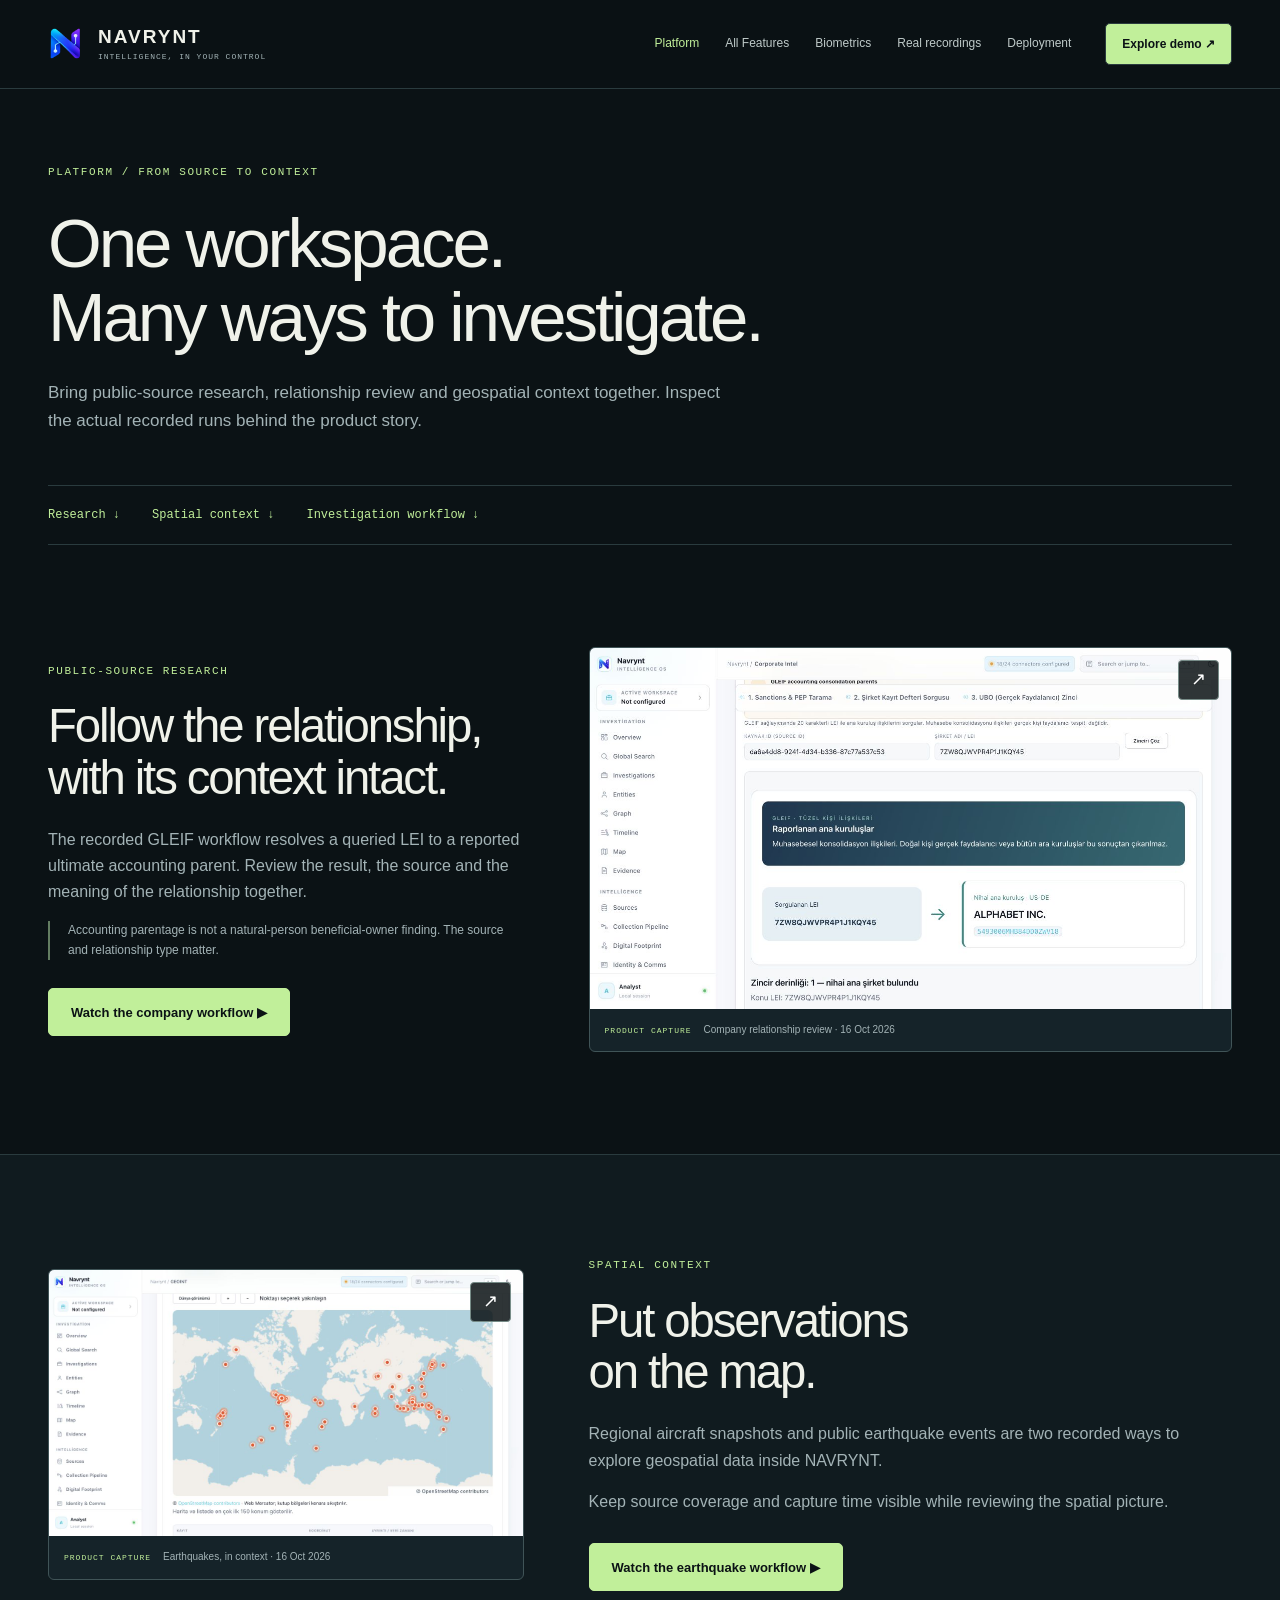
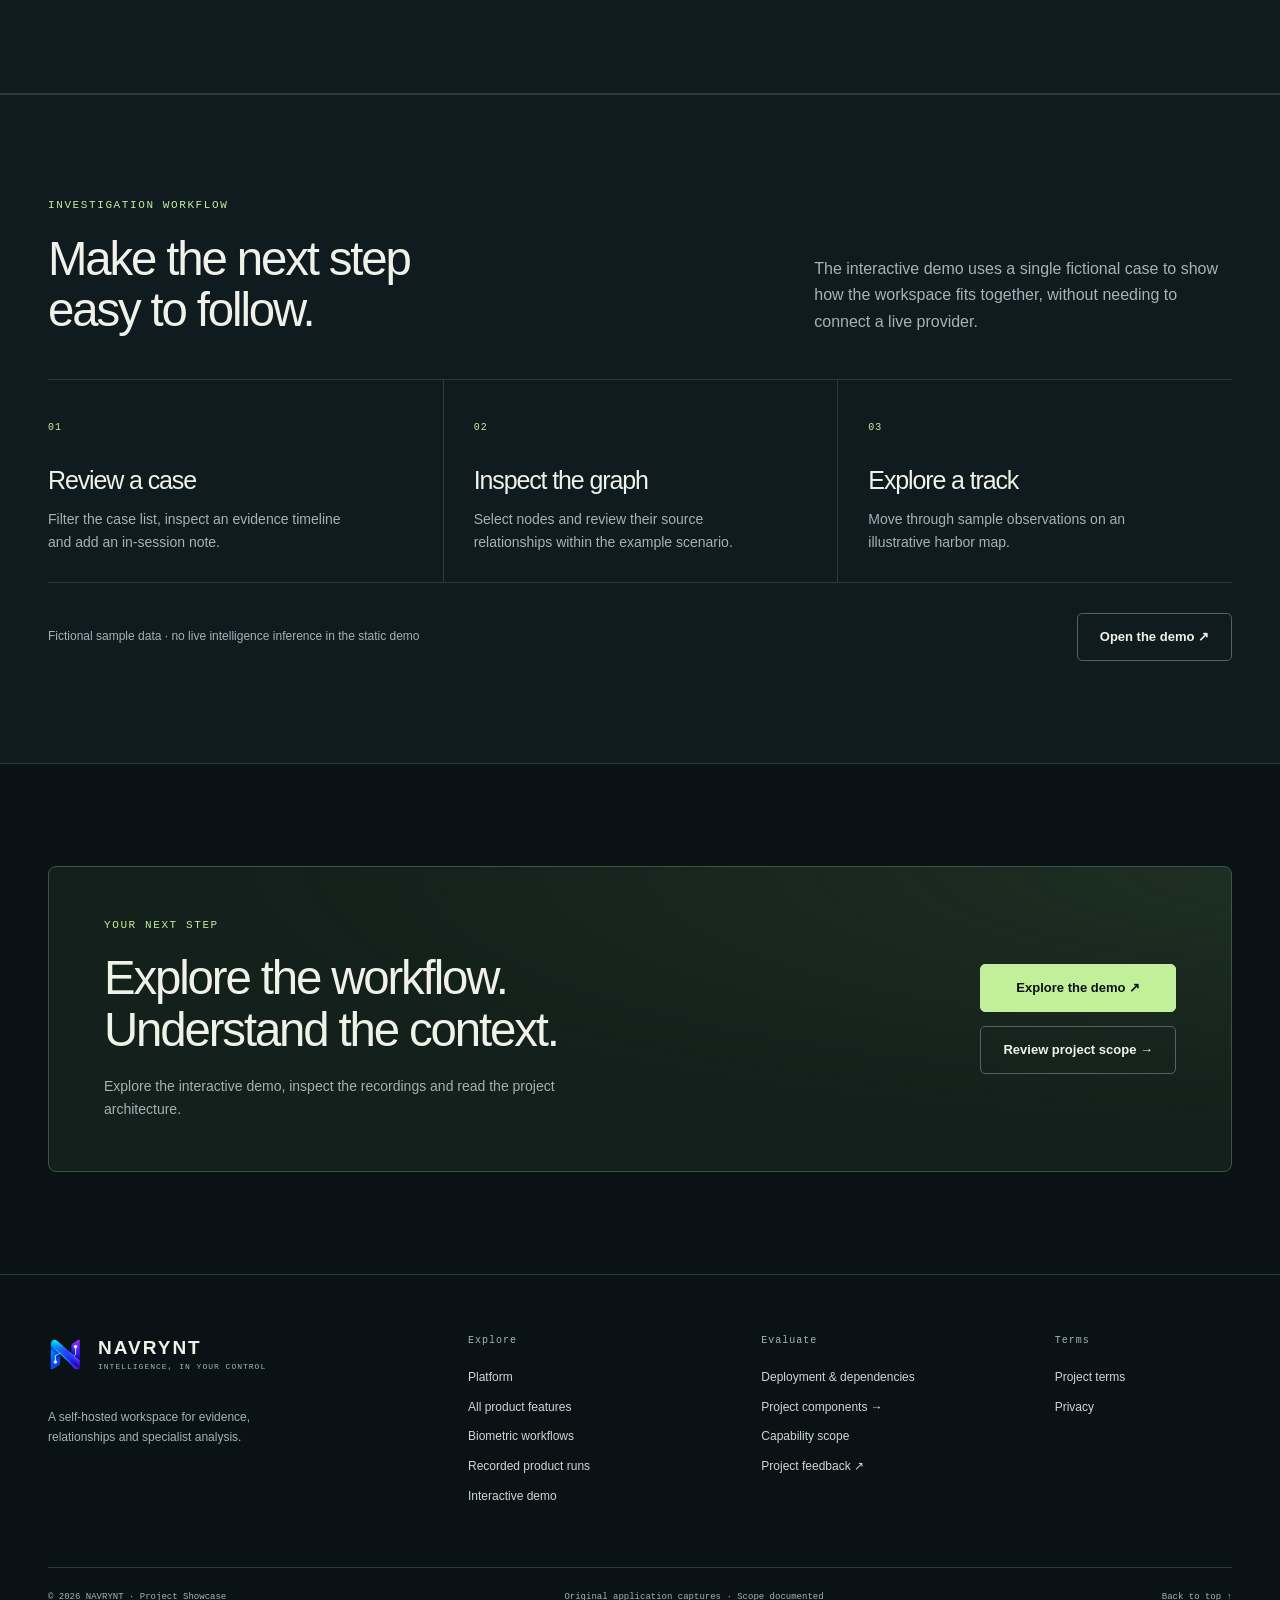
<file: site/platform.html>
<!DOCTYPE html>

<html lang="en"><head><meta charset="utf-8"/><meta content="width=device-width,initial-scale=1" name="viewport"/><meta content="#0b1215" name="theme-color"/><title>A connected intelligence workspace — NAVRYNT</title><meta content="Explore actual company relationship, regional aircraft, earthquake and Bitcoin workflows in NAVRYNT." name="description"/><meta content="A connected intelligence workspace — NAVRYNT" property="og:title"/><meta content="Explore actual company relationship, regional aircraft, earthquake and Bitcoin workflows in NAVRYNT." property="og:description"/><meta content="https://kaandevs-ops.github.io/navrynt-website-public/assets/recordings/aircraft.png" property="og:image"/><meta content="website" property="og:type"/><link href="assets/brand/favicon.png" rel="icon"/><link href="website.css?v=catalogue-1" rel="stylesheet"/><script defer="" src="config.js?v=500"></script><script defer="" src="recordings-data.js"></script><script defer="" src="website.js?v=catalogue-1"></script><link href="https://kaandevs-ops.github.io/navrynt-website-public/platform.html" rel="canonical"/><meta content="https://kaandevs-ops.github.io/navrynt-website-public/platform.html" property="og:url"/></head><body class="web" id="top"><a class="web-skip" href="#main">Skip to content</a><header class="web-header"><div class="wrap web-nav"><a aria-label="NAVRYNT home" class="web-brand" href="index.html"><img alt="" height="38" src="assets/brand/navrynt-logo.png" width="38"/><span>NAVRYNT<small>INTELLIGENCE, IN YOUR CONTROL</small></span></a><button aria-controls="web-navigation" aria-expanded="false" aria-label="Open navigation" class="web-menu"><span></span><span></span></button><nav aria-label="Primary navigation" id="web-navigation"><a aria-current="page" href="platform.html">Platform</a><a href="features.html">All Features</a><a href="biometrics.html">Biometrics</a><a href="recordings.html">Real recordings</a><a href="architecture.html">Deployment</a></nav><a class="btn nav-buy" href="https://kaandevs-ops.github.io/navrynt-demo-public/">Explore demo ↗</a></div></header><main id="main"><section class="page-intro wrap"><div class="eyebrow">PLATFORM / FROM SOURCE TO CONTEXT</div><h1>One workspace.<br/>Many ways to investigate.</h1><p>Bring public-source research, relationship review and geospatial context together. Inspect the actual recorded runs behind the product story.</p></section><div class="wrap page-jump"><a href="#research">Research ↓</a><a href="#spatial">Spatial context ↓</a><a href="#workflow">Investigation workflow ↓</a></div><section class="section wrap" id="research"><div class="split-story"><div><span class="eyebrow">PUBLIC-SOURCE RESEARCH</span><h2>Follow the relationship,<br/>with its context intact.</h2><p>The recorded GLEIF workflow resolves a queried LEI to a reported ultimate accounting parent. Review the result, the source and the meaning of the relationship together.</p><p class="scope-note">Accounting parentage is not a natural-person beneficial-owner finding. The source and relationship type matter.</p><button class="btn btn-light" data-play="companies">Watch the company workflow ▶</button></div><figure class="capture"><button aria-label="Enlarge Company relationship review" class="capture-image" data-image="companies"><img alt="Company relationship review: actual NAVRYNT application screenshot" height="720" loading="lazy" src="assets/recordings/companies.png" width="1280"/><span class="expand">↗</span></button><figcaption><span class="capture-mark">PRODUCT CAPTURE</span><span>Company relationship review · 16 Oct 2026</span></figcaption></figure></div></section><section class="section section-tint" id="spatial"><div class="wrap split-story reverse"><div><span class="eyebrow">SPATIAL CONTEXT</span><h2>Put observations<br/>on the map.</h2><p>Regional aircraft snapshots and public earthquake events are two recorded ways to explore geospatial data inside NAVRYNT.</p><p>Keep source coverage and capture time visible while reviewing the spatial picture.</p><button class="btn btn-light" data-play="earthquakes">Watch the earthquake workflow ▶</button></div><figure class="capture"><button aria-label="Enlarge Earthquakes, in context" class="capture-image" data-image="earthquakes"><img alt="Earthquakes, in context: actual NAVRYNT application screenshot" height="720" loading="lazy" src="assets/recordings/earthquakes.png" width="1280"/><span class="expand">↗</span></button><figcaption><span class="capture-mark">PRODUCT CAPTURE</span><span>Earthquakes, in context · 16 Oct 2026</span></figcaption></figure></div></section><section class="section section-tint" id="workflow"><div class="wrap"><div class="section-heading"><div><span class="eyebrow">INVESTIGATION WORKFLOW</span><h2>Make the next step<br/>easy to follow.</h2></div><p>The interactive demo uses a single fictional case to show how the workspace fits together, without needing to connect a live provider.</p></div><div class="workflow-grid"><article><span class="step">01</span><h3>Review a case</h3><p>Filter the case list, inspect an evidence timeline and add an in-session note.</p></article><article><span class="step">02</span><h3>Inspect the graph</h3><p>Select nodes and review their source relationships within the example scenario.</p></article><article><span class="step">03</span><h3>Explore a track</h3><p>Move through sample observations on an illustrative harbor map.</p></article></div><div class="inline-cta"><span>Fictional sample data · no live intelligence inference in the static demo</span><a class="btn btn-line" href="https://kaandevs-ops.github.io/navrynt-demo-public/">Open the demo ↗</a></div></div></section><section class="section"><div class="wrap closing"><div><span class="eyebrow">YOUR NEXT STEP</span><h2>Explore the workflow.<br/>Understand the context.</h2><p>Explore the interactive demo, inspect the recordings and read the project architecture.</p></div><div class="closing-actions"><a class="btn btn-light" href="https://kaandevs-ops.github.io/navrynt-demo-public/">Explore the demo ↗</a><a class="btn btn-line" href="readiness.html">Review project scope →</a></div></div></section></main><footer class="web-footer"><div class="wrap"><div class="footer-top"><div><a class="web-brand" href="index.html"><img alt="" height="38" src="assets/brand/navrynt-logo.png" width="38"/><span>NAVRYNT<small>INTELLIGENCE, IN YOUR CONTROL</small></span></a><p>A self-hosted workspace for evidence,<br/>relationships and specialist analysis.</p></div><div><h3>Explore</h3><a href="platform.html">Platform</a><a href="features.html">All product features</a><a href="biometrics.html">Biometric workflows</a><a href="recordings.html">Recorded product runs</a><a href="https://kaandevs-ops.github.io/navrynt-demo-public/">Interactive demo</a></div><div><h3>Evaluate</h3><a href="architecture.html">Deployment &amp; dependencies</a><a href="readiness.html">Project components →</a><a href="readiness.html">Capability scope</a><a href="https://github.com/kaandevs-ops/navrynt-website-public/issues">Project feedback ↗</a></div><div><h3>Terms</h3><a href="legal/terms.html">Project terms</a><a href="legal/privacy.html">Privacy</a></div></div><div class="footer-bottom"><span>© 2026 NAVRYNT · Project Showcase</span><span>Original application captures · Scope documented</span><a href="#top">Back to top ↑</a></div></div></footer><dialog aria-labelledby="modal-title" class="media-dialog" id="media-dialog"><div class="dialog-top"><span class="eyebrow">ACTUAL APPLICATION CAPTURE</span><button aria-label="Close recording" class="icon-btn" data-close-media="">✕</button></div><h2 id="modal-title"></h2><video controls="" id="modal-video" playsinline="" preload="none"><track id="modal-captions" kind="captions" label="English workflow descriptions" srclang="en"/></video><div class="playback-row"><button class="btn btn-line" id="modal-play" type="button">Play recording ▶</button><span aria-live="polite" id="playback-state" role="status"></span></div><img alt="" hidden="" id="modal-image"/><div class="dialog-foot"><p id="modal-source"></p><p id="modal-scope"></p><a href="recordings.html" id="modal-raw" rel="noopener" target="_blank">Open original file ↗</a></div></dialog></body></html>
</file>
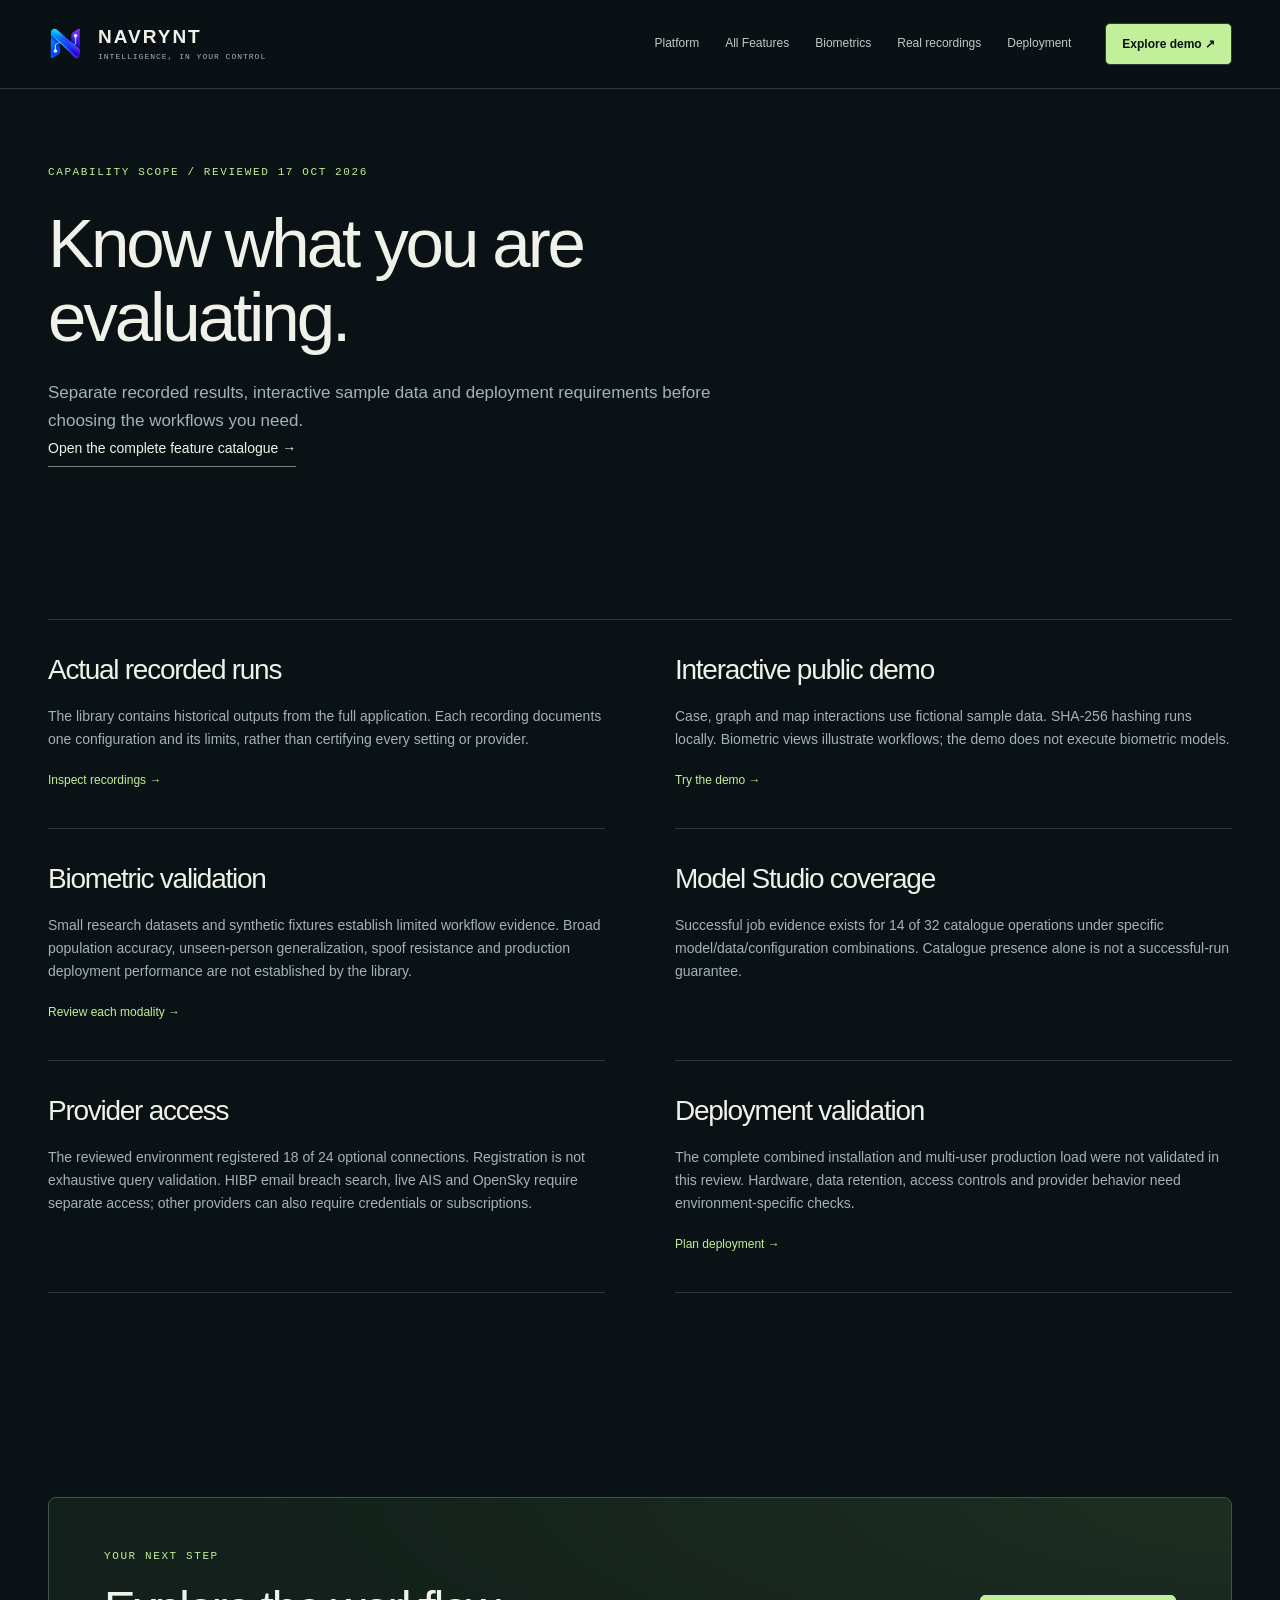
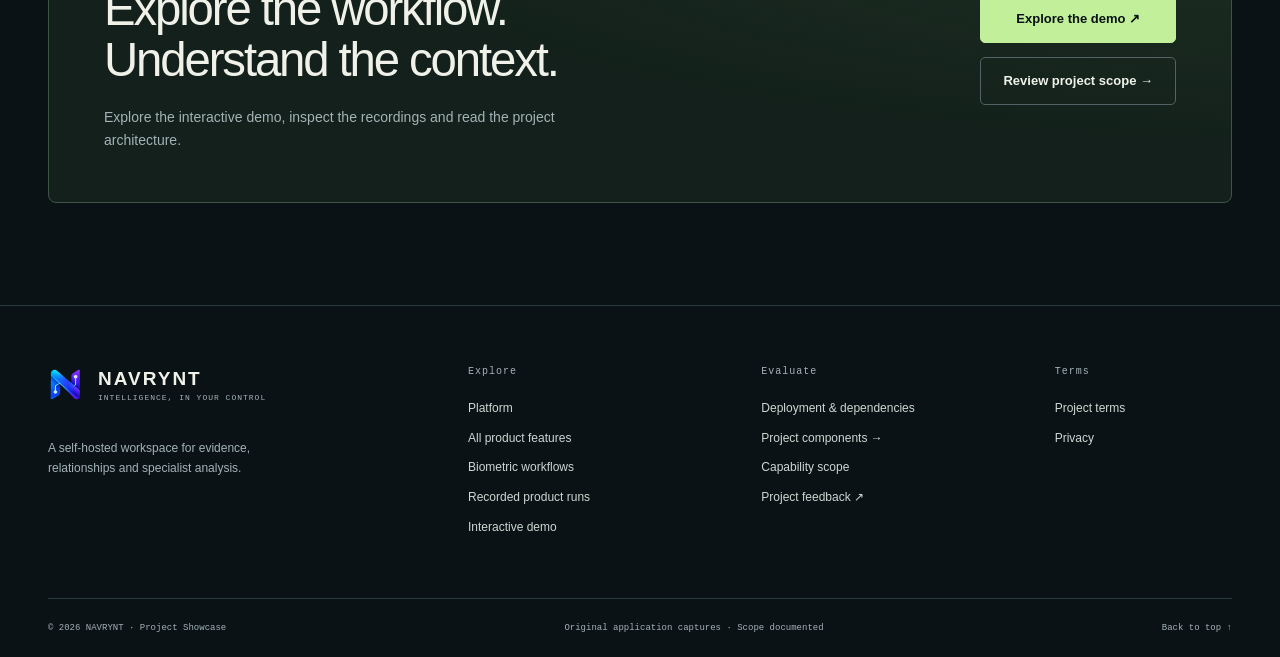
<file: site/readiness.html>
<!DOCTYPE html>

<html lang="en"><head><meta charset="utf-8"/><meta content="width=device-width,initial-scale=1" name="viewport"/><meta content="#0b1215" name="theme-color"/><title>Capability scope &amp; evaluation boundaries — NAVRYNT</title><meta content="Understand the difference between recorded workflows, research tests, sample demo interactions and deployment readiness." name="description"/><meta content="Capability scope &amp; evaluation boundaries — NAVRYNT" property="og:title"/><meta content="Understand the difference between recorded workflows, research tests, sample demo interactions and deployment readiness." property="og:description"/><meta content="https://kaandevs-ops.github.io/navrynt-website-public/assets/recordings/aircraft.png" property="og:image"/><meta content="website" property="og:type"/><link href="assets/brand/favicon.png" rel="icon"/><link href="website.css?v=catalogue-1" rel="stylesheet"/><script defer="" src="config.js?v=500"></script><script defer="" src="recordings-data.js"></script><script defer="" src="website.js?v=catalogue-1"></script><link href="https://kaandevs-ops.github.io/navrynt-website-public/readiness.html" rel="canonical"/><meta content="https://kaandevs-ops.github.io/navrynt-website-public/readiness.html" property="og:url"/></head><body class="web" id="top"><a class="web-skip" href="#main">Skip to content</a><header class="web-header"><div class="wrap web-nav"><a aria-label="NAVRYNT home" class="web-brand" href="index.html"><img alt="" height="38" src="assets/brand/navrynt-logo.png" width="38"/><span>NAVRYNT<small>INTELLIGENCE, IN YOUR CONTROL</small></span></a><button aria-controls="web-navigation" aria-expanded="false" aria-label="Open navigation" class="web-menu"><span></span><span></span></button><nav aria-label="Primary navigation" id="web-navigation"><a href="platform.html">Platform</a><a href="features.html">All Features</a><a href="biometrics.html">Biometrics</a><a href="recordings.html">Real recordings</a><a href="architecture.html">Deployment</a></nav><a class="btn nav-buy" href="https://kaandevs-ops.github.io/navrynt-demo-public/">Explore demo ↗</a></div></header><main id="main"><section class="page-intro wrap"><div class="eyebrow">CAPABILITY SCOPE / REVIEWED 17 OCT 2026</div><h1>Know what you are<br/>evaluating.</h1><p>Separate recorded results, interactive sample data and deployment requirements before choosing the workflows you need.</p><a class="under-link" href="features.html">Open the complete feature catalogue →</a></section><section class="section wrap"><div class="scope-table"><div><h2>Actual recorded runs</h2><p>The library contains historical outputs from the full application. Each recording documents one configuration and its limits, rather than certifying every setting or provider.</p><a href="recordings.html">Inspect recordings →</a></div><div><h2>Interactive public demo</h2><p>Case, graph and map interactions use fictional sample data. SHA-256 hashing runs locally. Biometric views illustrate workflows; the demo does not execute biometric models.</p><a href="https://kaandevs-ops.github.io/navrynt-demo-public/">Try the demo →</a></div><div><h2>Biometric validation</h2><p>Small research datasets and synthetic fixtures establish limited workflow evidence. Broad population accuracy, unseen-person generalization, spoof resistance and production deployment performance are not established by the library.</p><a href="biometrics.html">Review each modality →</a></div><div><h2>Model Studio coverage</h2><p>Successful job evidence exists for 14 of 32 catalogue operations under specific model/data/configuration combinations. Catalogue presence alone is not a successful-run guarantee.</p></div><div><h2>Provider access</h2><p>The reviewed environment registered 18 of 24 optional connections. Registration is not exhaustive query validation. HIBP email breach search, live AIS and OpenSky require separate access; other providers can also require credentials or subscriptions.</p></div><div><h2>Deployment validation</h2><p>The complete combined installation and multi-user production load were not validated in this review. Hardware, data retention, access controls and provider behavior need environment-specific checks.</p><a href="architecture.html">Plan deployment →</a></div></div></section><section class="section"><div class="wrap closing"><div><span class="eyebrow">YOUR NEXT STEP</span><h2>Explore the workflow.<br/>Understand the context.</h2><p>Explore the interactive demo, inspect the recordings and read the project architecture.</p></div><div class="closing-actions"><a class="btn btn-light" href="https://kaandevs-ops.github.io/navrynt-demo-public/">Explore the demo ↗</a><a class="btn btn-line" href="readiness.html">Review project scope →</a></div></div></section></main><footer class="web-footer"><div class="wrap"><div class="footer-top"><div><a class="web-brand" href="index.html"><img alt="" height="38" src="assets/brand/navrynt-logo.png" width="38"/><span>NAVRYNT<small>INTELLIGENCE, IN YOUR CONTROL</small></span></a><p>A self-hosted workspace for evidence,<br/>relationships and specialist analysis.</p></div><div><h3>Explore</h3><a href="platform.html">Platform</a><a href="features.html">All product features</a><a href="biometrics.html">Biometric workflows</a><a href="recordings.html">Recorded product runs</a><a href="https://kaandevs-ops.github.io/navrynt-demo-public/">Interactive demo</a></div><div><h3>Evaluate</h3><a href="architecture.html">Deployment &amp; dependencies</a><a href="readiness.html">Project components →</a><a href="readiness.html">Capability scope</a><a href="https://github.com/kaandevs-ops/navrynt-website-public/issues">Project feedback ↗</a></div><div><h3>Terms</h3><a href="legal/terms.html">Project terms</a><a href="legal/privacy.html">Privacy</a></div></div><div class="footer-bottom"><span>© 2026 NAVRYNT · Project Showcase</span><span>Original application captures · Scope documented</span><a href="#top">Back to top ↑</a></div></div></footer><dialog aria-labelledby="modal-title" class="media-dialog" id="media-dialog"><div class="dialog-top"><span class="eyebrow">ACTUAL APPLICATION CAPTURE</span><button aria-label="Close recording" class="icon-btn" data-close-media="">✕</button></div><h2 id="modal-title"></h2><video controls="" id="modal-video" playsinline="" preload="none"><track id="modal-captions" kind="captions" label="English workflow descriptions" srclang="en"/></video><div class="playback-row"><button class="btn btn-line" id="modal-play" type="button">Play recording ▶</button><span aria-live="polite" id="playback-state" role="status"></span></div><img alt="" hidden="" id="modal-image"/><div class="dialog-foot"><p id="modal-source"></p><p id="modal-scope"></p><a href="recordings.html" id="modal-raw" rel="noopener" target="_blank">Open original file ↗</a></div></dialog></body></html>
</file>
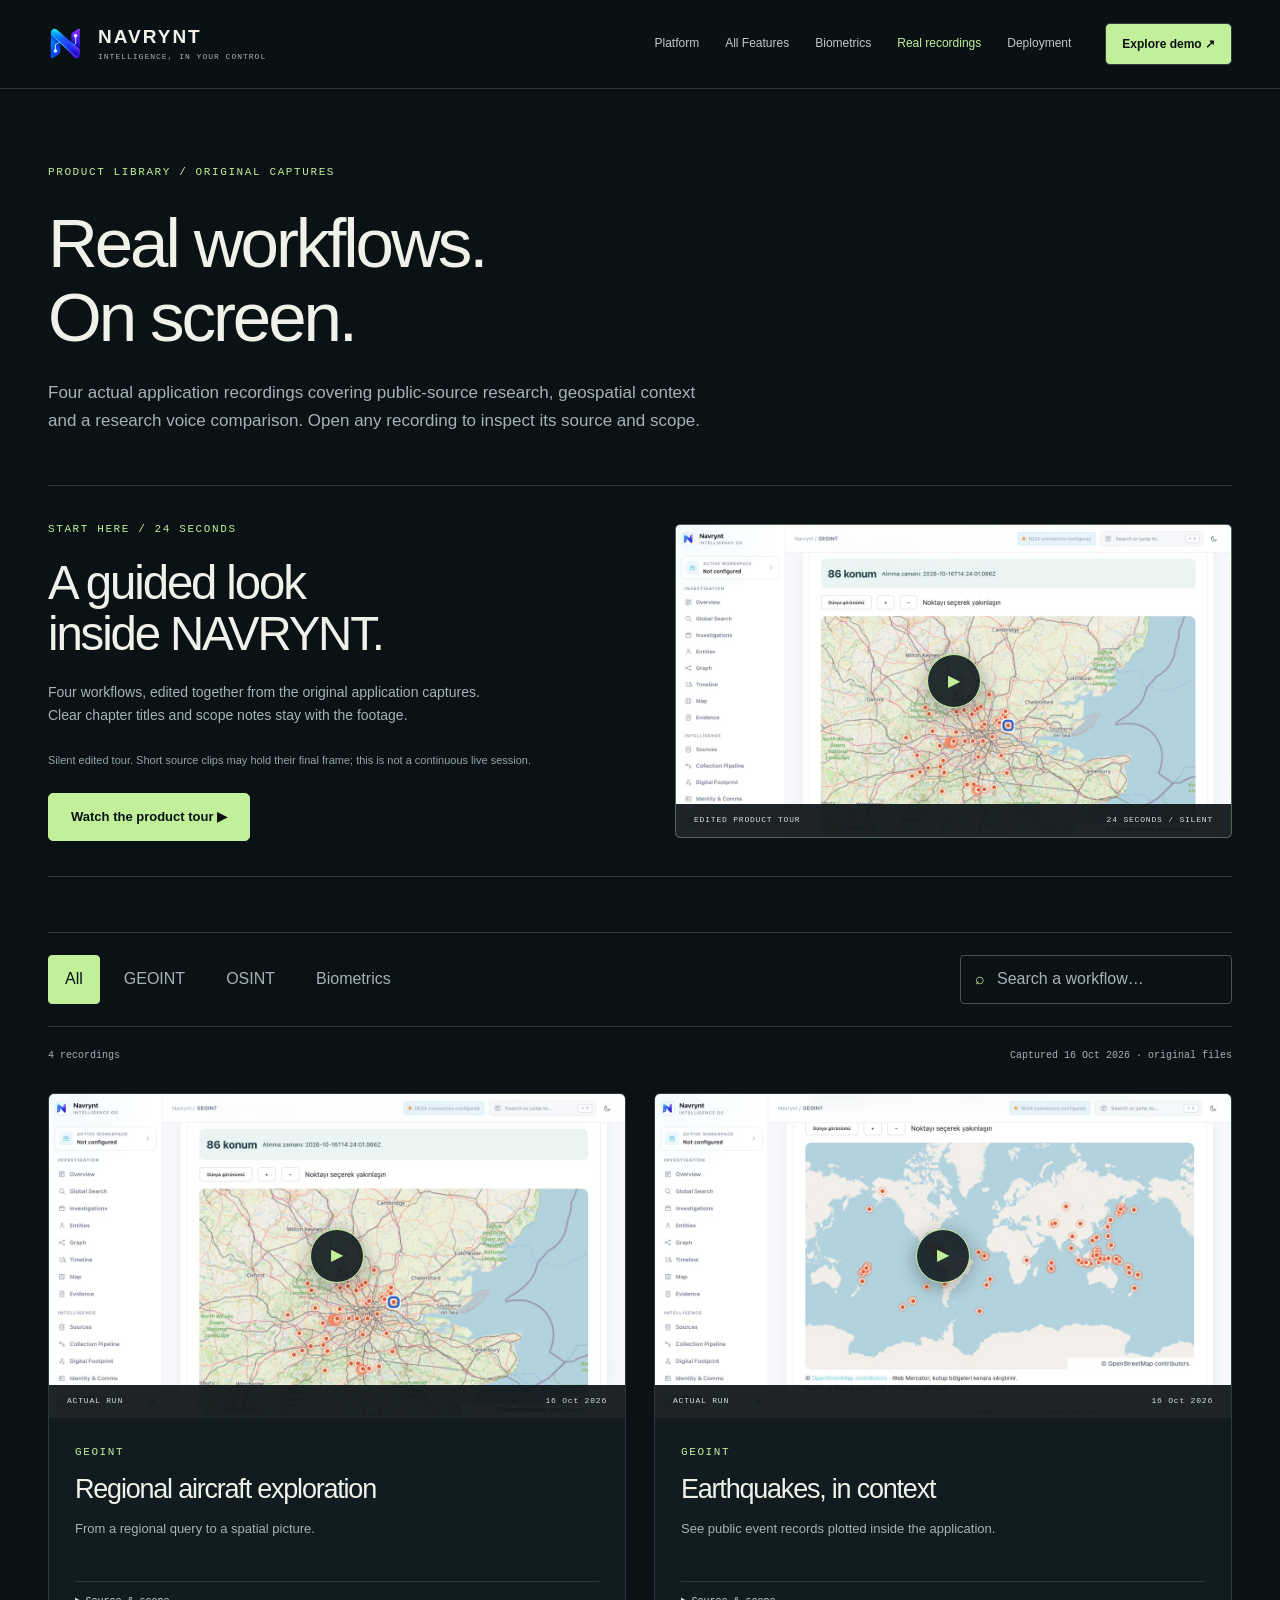
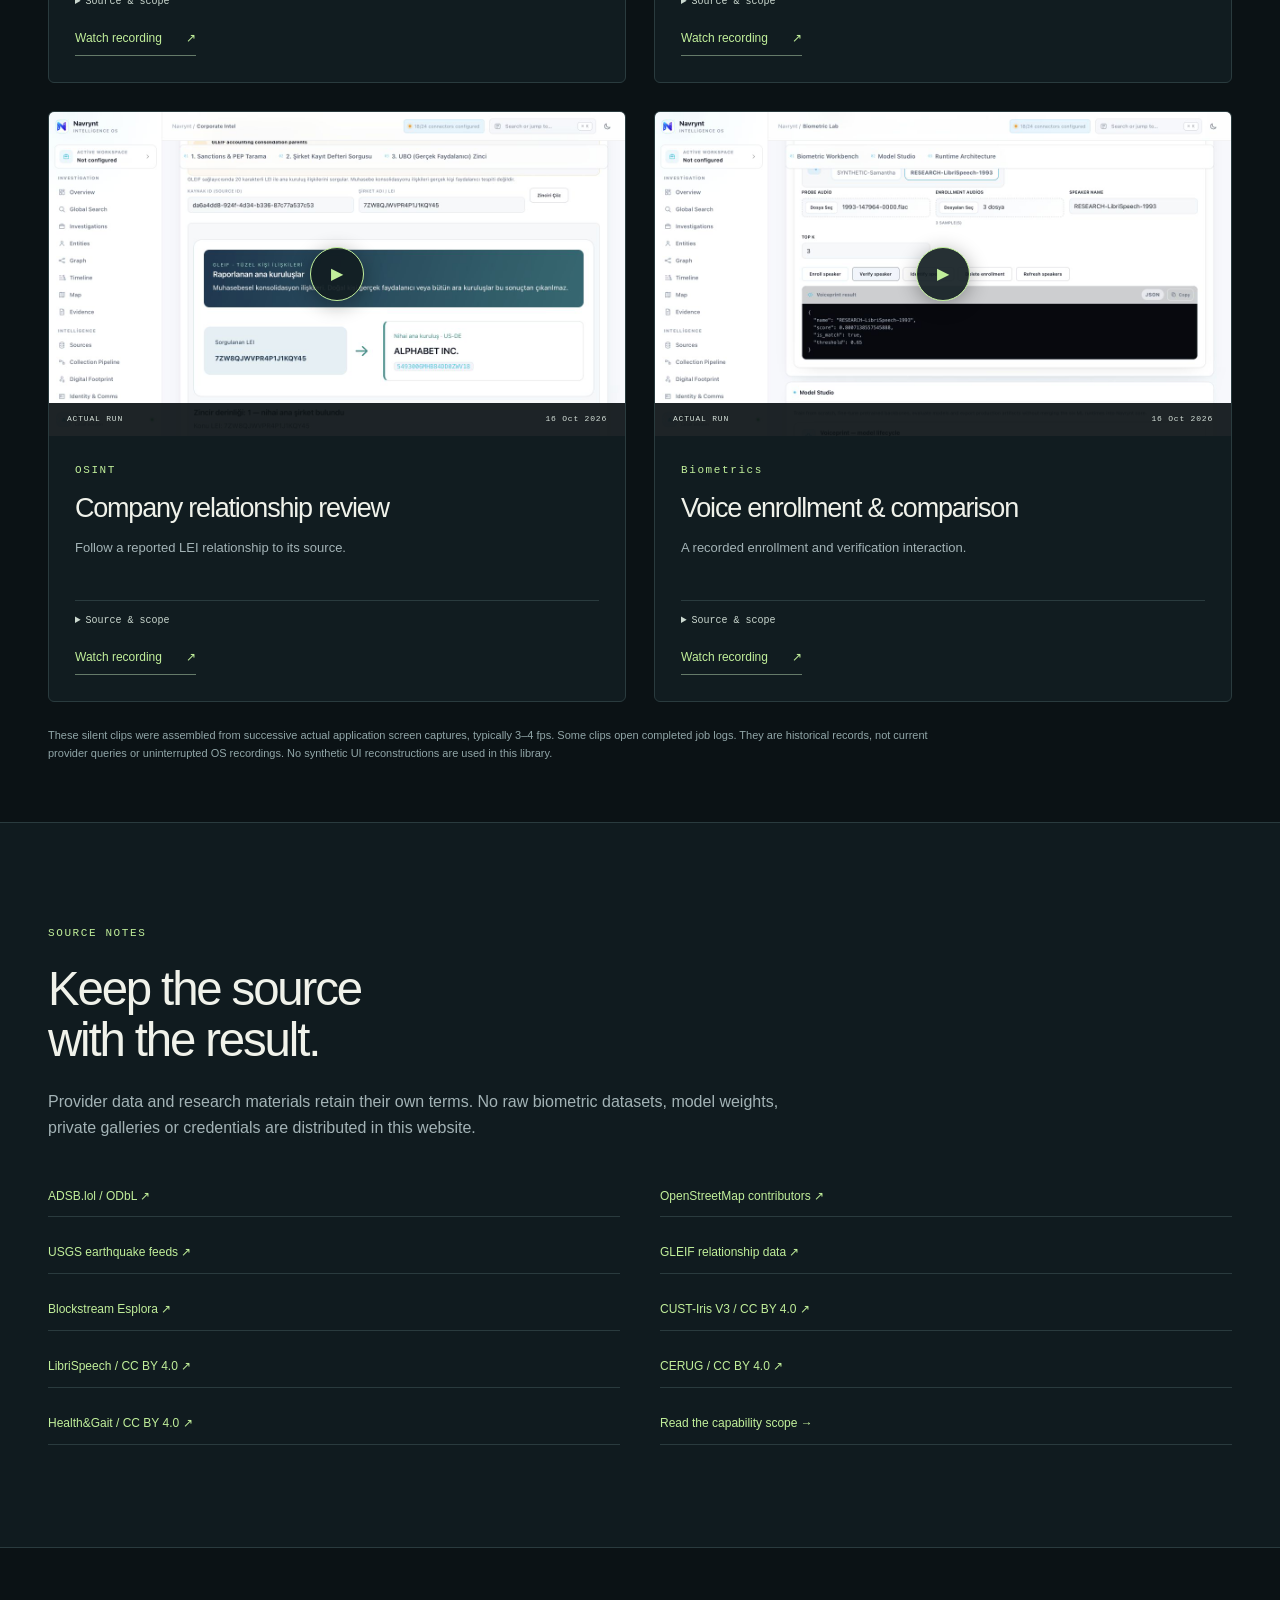
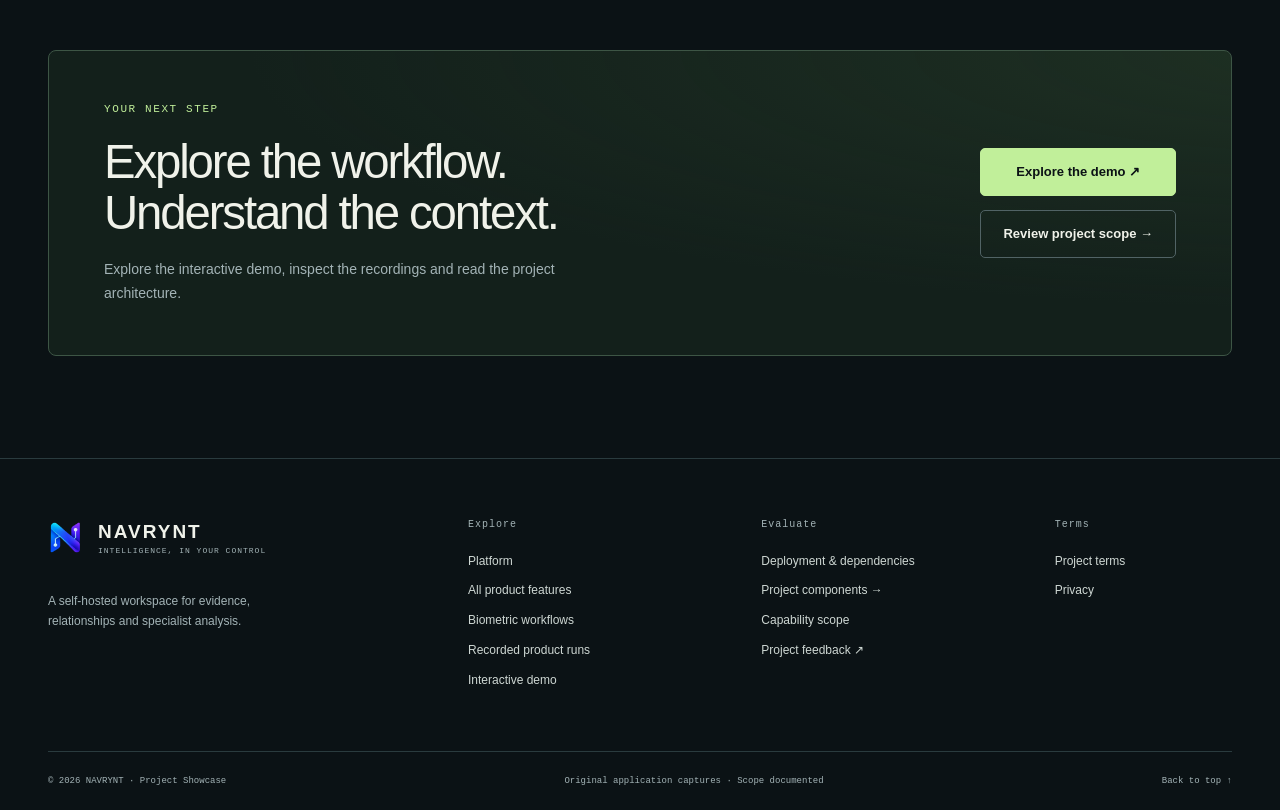
<file: site/recordings.html>
<!DOCTYPE html>

<html lang="en"><head><meta charset="utf-8"/><meta content="width=device-width,initial-scale=1" name="viewport"/><meta content="#0b1215" name="theme-color"/><title>Real application recordings — NAVRYNT</title><meta content="Watch four original NAVRYNT product recordings with capture dates, source attribution and explicit workflow scope." name="description"/><meta content="Real application recordings — NAVRYNT" property="og:title"/><meta content="Watch four original NAVRYNT product recordings with capture dates, source attribution and explicit workflow scope." property="og:description"/><meta content="https://kaandevs-ops.github.io/navrynt-website-public/assets/recordings/aircraft.png" property="og:image"/><meta content="website" property="og:type"/><link href="assets/brand/favicon.png" rel="icon"/><link href="website.css?v=catalogue-1" rel="stylesheet"/><script defer="" src="config.js?v=500"></script><script defer="" src="recordings-data.js"></script><script defer="" src="website.js?v=catalogue-1"></script><link href="https://kaandevs-ops.github.io/navrynt-website-public/recordings.html" rel="canonical"/><meta content="https://kaandevs-ops.github.io/navrynt-website-public/recordings.html" property="og:url"/></head><body class="web" id="top"><a class="web-skip" href="#main">Skip to content</a><header class="web-header"><div class="wrap web-nav"><a aria-label="NAVRYNT home" class="web-brand" href="index.html"><img alt="" height="38" src="assets/brand/navrynt-logo.png" width="38"/><span>NAVRYNT<small>INTELLIGENCE, IN YOUR CONTROL</small></span></a><button aria-controls="web-navigation" aria-expanded="false" aria-label="Open navigation" class="web-menu"><span></span><span></span></button><nav aria-label="Primary navigation" id="web-navigation"><a href="platform.html">Platform</a><a href="features.html">All Features</a><a href="biometrics.html">Biometrics</a><a aria-current="page" href="recordings.html">Real recordings</a><a href="architecture.html">Deployment</a></nav><a class="btn nav-buy" href="https://kaandevs-ops.github.io/navrynt-demo-public/">Explore demo ↗</a></div></header><main id="main"><section class="page-intro wrap"><div class="eyebrow">PRODUCT LIBRARY / ORIGINAL CAPTURES</div><h1>Real workflows.<br/>On screen.</h1><p>Four actual application recordings covering public-source research, geospatial context and a research voice comparison. Open any recording to inspect its source and scope.</p></section><section class="wrap film-feature"><div><span class="eyebrow">START HERE / 24 SECONDS</span><h2>A guided look<br/>inside NAVRYNT.</h2><p>Four workflows, edited together from the original application captures. Clear chapter titles and scope notes stay with the footage.</p><p class="small-note">Silent edited tour. Short source clips may hold their final frame; this is not a continuous live session.</p><button class="btn btn-light" data-play="tour">Watch the product tour ▶</button></div><button aria-label="Watch the 24-second product tour" class="film-poster" data-play="tour"><img alt="Actual NAVRYNT regional aircraft exploration screen" height="720" src="assets/recordings/aircraft.png" width="1280"/><span aria-hidden="true" class="play-disc">▶</span><span class="poster-caption">EDITED PRODUCT TOUR <span>24 SECONDS / SILENT</span></span></button></section><section class="wrap"><div class="library-controls"><div aria-label="Filter recordings" class="filter-group" role="group"><button aria-pressed="true" data-filter="All">All</button><button aria-pressed="false" data-filter="GEOINT">GEOINT</button><button aria-pressed="false" data-filter="OSINT">OSINT</button><button aria-pressed="false" data-filter="Biometrics">Biometrics</button></div><label class="search-box"><span class="sr-only">Search recordings</span><span aria-hidden="true">⌕</span><input autocomplete="off" id="recording-search" placeholder="Search a workflow…" type="search"/></label></div><div class="library-meta"><span aria-live="polite" id="recording-count">4 recordings</span><span>Captured 16 Oct 2026 · original files</span></div><div class="record-grid"><article class="record-card" data-category="GEOINT" data-search="regional aircraft exploration from a regional query to a spatial picture. geoint" id="record-aircraft"><button aria-label="Watch Regional aircraft exploration" class="record-poster" data-play="aircraft"><img alt="Regional aircraft exploration — recording poster" height="720" loading="lazy" src="assets/recordings/aircraft.png" width="1280"/><span aria-hidden="true" class="play-disc">▶</span><span class="poster-caption">ACTUAL RUN <span>16 Oct 2026</span></span></button><div class="record-copy"><span class="eyebrow">GEOINT</span><h3>Regional aircraft exploration</h3><p>From a regional query to a spatial picture.</p><details><summary>Source &amp; scope</summary><p>ADSB.lol · OpenStreetMap</p><p>A historical regional position snapshot. Coverage depends on the source; this is not continuous tracking.</p></details><button class="text-button" data-play="aircraft">Watch recording <span>↗</span></button></div></article><article class="record-card" data-category="GEOINT" data-search="earthquakes, in context see public event records plotted inside the application. geoint" id="record-earthquakes"><button aria-label="Watch Earthquakes, in context" class="record-poster" data-play="earthquakes"><img alt="Earthquakes, in context — recording poster" height="720" loading="lazy" src="assets/recordings/earthquakes.png" width="1280"/><span aria-hidden="true" class="play-disc">▶</span><span class="poster-caption">ACTUAL RUN <span>16 Oct 2026</span></span></button><div class="record-copy"><span class="eyebrow">GEOINT</span><h3>Earthquakes, in context</h3><p>See public event records plotted inside the application.</p><details><summary>Source &amp; scope</summary><p>USGS · OpenStreetMap</p><p>The captured run displays at most the first 150 positions. Historical public event data, not a current alert service.</p></details><button class="text-button" data-play="earthquakes">Watch recording <span>↗</span></button></div></article><article class="record-card" data-category="OSINT" data-search="company relationship review follow a reported lei relationship to its source. osint" id="record-companies"><button aria-label="Watch Company relationship review" class="record-poster" data-play="companies"><img alt="Company relationship review — recording poster" height="720" loading="lazy" src="assets/recordings/companies.png" width="1280"/><span aria-hidden="true" class="play-disc">▶</span><span class="poster-caption">ACTUAL RUN <span>16 Oct 2026</span></span></button><div class="record-copy"><span class="eyebrow">OSINT</span><h3>Company relationship review</h3><p>Follow a reported LEI relationship to its source.</p><details><summary>Source &amp; scope</summary><p>GLEIF</p><p>Accounting consolidation relationships, not natural-person beneficial ownership or a complete chain of intermediaries.</p></details><button class="text-button" data-play="companies">Watch recording <span>↗</span></button></div></article><article class="record-card" data-category="Biometrics" data-search="voice enrollment &amp; comparison a recorded enrollment and verification interaction. biometrics" id="record-voice"><button aria-label="Watch Voice enrollment &amp; comparison" class="record-poster" data-play="voice"><img alt="Voice enrollment &amp; comparison — recording poster" height="720" loading="lazy" src="assets/recordings/voice.png" width="1280"/><span aria-hidden="true" class="play-disc">▶</span><span class="poster-caption">ACTUAL RUN <span>16 Oct 2026</span></span></button><div class="record-copy"><span class="eyebrow">Biometrics</span><h3>Voice enrollment &amp; comparison</h3><p>A recorded enrollment and verification interaction.</p><details><summary>Source &amp; scope</summary><p>LibriSpeech · CC BY 4.0</p><p>Research speech examples. A successful comparison does not establish performance across languages, devices, noise or replay attacks.</p></details><button class="text-button" data-play="voice">Watch recording <span>↗</span></button></div></article></div><div class="empty-state" hidden="" id="no-recordings"><h2>No matching recordings.</h2><p>Try another workflow or reset your filters.</p><button class="btn btn-line" id="reset-recordings">Show all recordings</button></div><p class="small-note library-note">These silent clips were assembled from successive actual application screen captures, typically 3–4 fps. Some clips open completed job logs. They are historical records, not current provider queries or uninterrupted OS recordings. No synthetic UI reconstructions are used in this library.</p></section><section class="section section-tint"><div class="wrap attribution"><span class="eyebrow">SOURCE NOTES</span><h2>Keep the source<br/>with the result.</h2><p>Provider data and research materials retain their own terms. No raw biometric datasets, model weights, private galleries or credentials are distributed in this website.</p><div class="source-links"><a href="https://www.adsb.lol/docs/open-data/api/" rel="noopener" target="_blank">ADSB.lol / ODbL ↗</a><a href="https://www.openstreetmap.org/copyright" rel="noopener" target="_blank">OpenStreetMap contributors ↗</a><a href="https://earthquake.usgs.gov/earthquakes/feed/" rel="noopener" target="_blank">USGS earthquake feeds ↗</a><a href="https://www.gleif.org/en/lei-data/access-and-use-lei-data/level-2-data-who-owns-whom" rel="noopener" target="_blank">GLEIF relationship data ↗</a><a href="https://github.com/Blockstream/esplora/blob/master/API.md" rel="noopener" target="_blank">Blockstream Esplora ↗</a><a href="https://data.mendeley.com/datasets/3j6skjpsng/3" rel="noopener" target="_blank">CUST-Iris V3 / CC BY 4.0 ↗</a><a href="https://www.openslr.org/12" rel="noopener" target="_blank">LibriSpeech / CC BY 4.0 ↗</a><a href="https://zenodo.org/records/13258163" rel="noopener" target="_blank">CERUG / CC BY 4.0 ↗</a><a href="https://zenodo.org/records/14039922" rel="noopener" target="_blank">Health&amp;Gait / CC BY 4.0 ↗</a><a href="readiness.html">Read the capability scope →</a></div></div></section><section class="section"><div class="wrap closing"><div><span class="eyebrow">YOUR NEXT STEP</span><h2>Explore the workflow.<br/>Understand the context.</h2><p>Explore the interactive demo, inspect the recordings and read the project architecture.</p></div><div class="closing-actions"><a class="btn btn-light" href="https://kaandevs-ops.github.io/navrynt-demo-public/">Explore the demo ↗</a><a class="btn btn-line" href="readiness.html">Review project scope →</a></div></div></section></main><footer class="web-footer"><div class="wrap"><div class="footer-top"><div><a class="web-brand" href="index.html"><img alt="" height="38" src="assets/brand/navrynt-logo.png" width="38"/><span>NAVRYNT<small>INTELLIGENCE, IN YOUR CONTROL</small></span></a><p>A self-hosted workspace for evidence,<br/>relationships and specialist analysis.</p></div><div><h3>Explore</h3><a href="platform.html">Platform</a><a href="features.html">All product features</a><a href="biometrics.html">Biometric workflows</a><a href="recordings.html">Recorded product runs</a><a href="https://kaandevs-ops.github.io/navrynt-demo-public/">Interactive demo</a></div><div><h3>Evaluate</h3><a href="architecture.html">Deployment &amp; dependencies</a><a href="readiness.html">Project components →</a><a href="readiness.html">Capability scope</a><a href="https://github.com/kaandevs-ops/navrynt-website-public/issues">Project feedback ↗</a></div><div><h3>Terms</h3><a href="legal/terms.html">Project terms</a><a href="legal/privacy.html">Privacy</a></div></div><div class="footer-bottom"><span>© 2026 NAVRYNT · Project Showcase</span><span>Original application captures · Scope documented</span><a href="#top">Back to top ↑</a></div></div></footer><dialog aria-labelledby="modal-title" class="media-dialog" id="media-dialog"><div class="dialog-top"><span class="eyebrow">ACTUAL APPLICATION CAPTURE</span><button aria-label="Close recording" class="icon-btn" data-close-media="">✕</button></div><h2 id="modal-title"></h2><video controls="" id="modal-video" playsinline="" preload="none"><track id="modal-captions" kind="captions" label="English workflow descriptions" srclang="en"/></video><div class="playback-row"><button class="btn btn-line" id="modal-play" type="button">Play recording ▶</button><span aria-live="polite" id="playback-state" role="status"></span></div><img alt="" hidden="" id="modal-image"/><div class="dialog-foot"><p id="modal-source"></p><p id="modal-scope"></p><a href="recordings.html" id="modal-raw" rel="noopener" target="_blank">Open original file ↗</a></div></dialog></body></html>
</file>
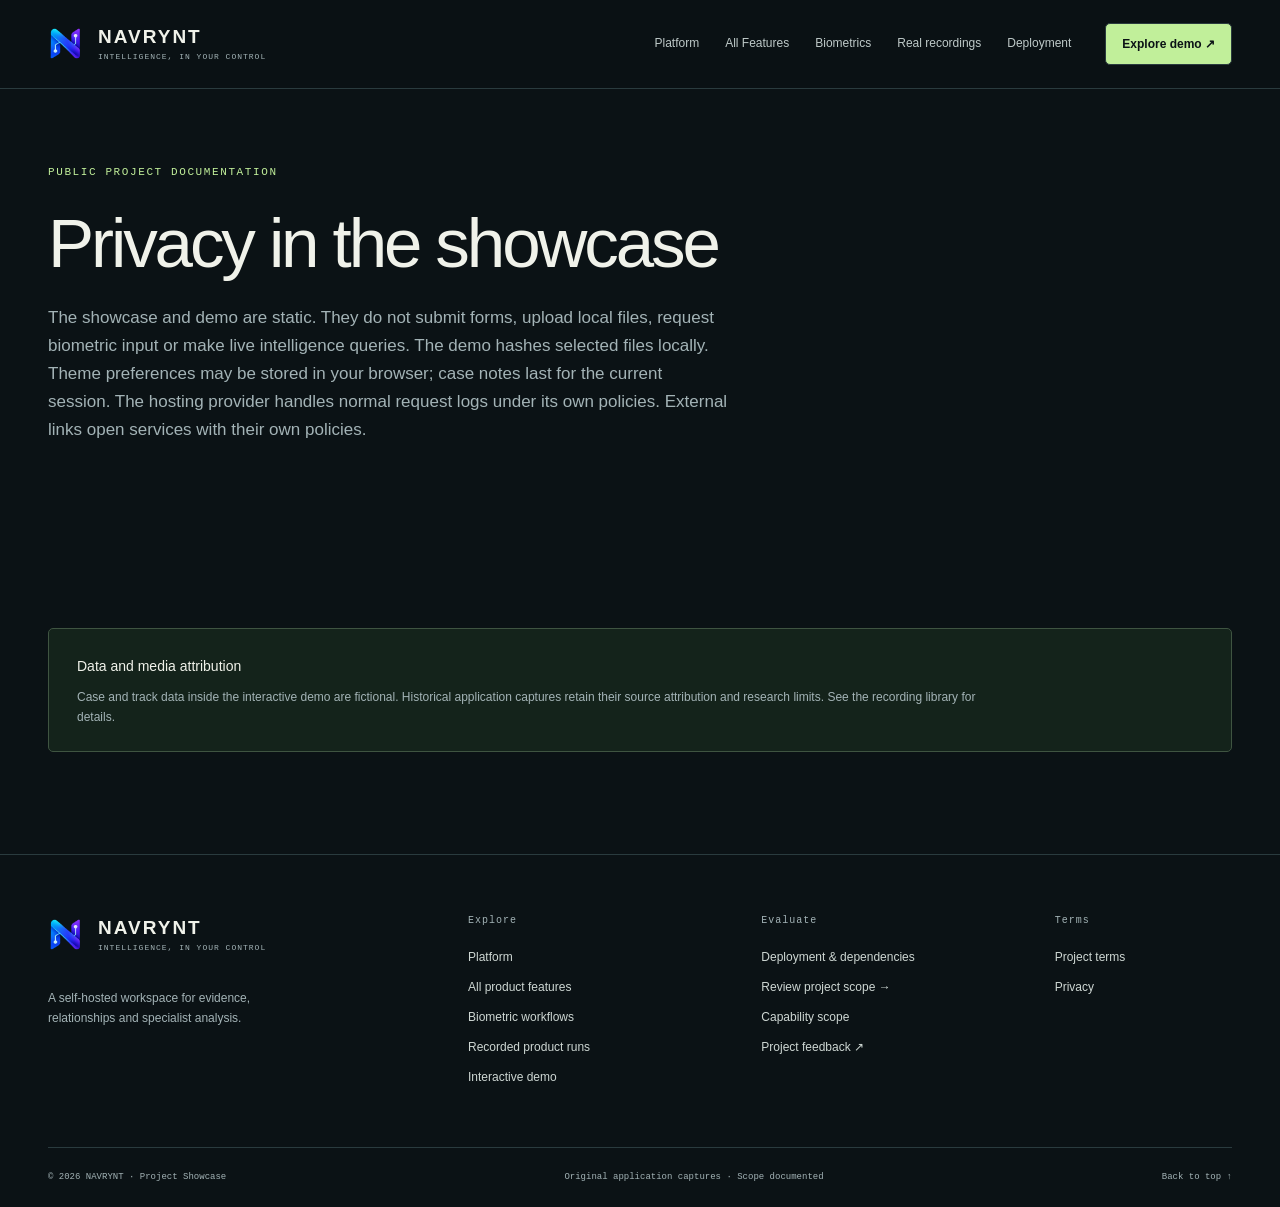
<file: site/legal/privacy.html>
<!DOCTYPE html>

<html lang="en"><head><meta charset="utf-8"/><meta content="width=device-width,initial-scale=1" name="viewport"/><meta content="#0b1215" name="theme-color"/><title>Privacy in the showcase — NAVRYNT</title><meta content="Understand the difference between recorded workflows, research tests, sample demo interactions and deployment readiness." name="description"/><meta content="Capability scope &amp; evaluation boundaries — NAVRYNT" property="og:title"/><meta content="Understand the difference between recorded workflows, research tests, sample demo interactions and deployment readiness." property="og:description"/><meta content="https://kaandevs-ops.github.io/navrynt-website-public/assets/recordings/aircraft.png" property="og:image"/><meta content="website" property="og:type"/><link href="../assets/brand/favicon.png" rel="icon"/><link href="../website.css?v=catalogue-1" rel="stylesheet"/><script defer="" src="../config.js?v=500"></script><script defer="" src="../recordings-data.js"></script><script defer="" src="../website.js?v=catalogue-1"></script><link href="https://kaandevs-ops.github.io/navrynt-website-public/legal/privacy.html" rel="canonical"/><meta content="https://kaandevs-ops.github.io/navrynt-website-public/legal/privacy.html" property="og:url"/></head><body class="web" id="top"><a class="web-skip" href="#main">Skip to content</a><header class="web-header"><div class="wrap web-nav"><a aria-label="NAVRYNT home" class="web-brand" href="../index.html"><img alt="" height="38" src="../assets/brand/navrynt-logo.png" width="38"/><span>NAVRYNT<small>INTELLIGENCE, IN YOUR CONTROL</small></span></a><button aria-controls="web-navigation" aria-expanded="false" aria-label="Open navigation" class="web-menu"><span></span><span></span></button><nav aria-label="Primary navigation" id="web-navigation"><a href="../platform.html">Platform</a><a href="../features.html">All Features</a><a href="../biometrics.html">Biometrics</a><a href="../recordings.html">Real recordings</a><a href="../architecture.html">Deployment</a></nav><a class="btn nav-buy" href="https://kaandevs-ops.github.io/navrynt-demo-public/">Explore demo ↗</a></div></header><main id="main"><section class="page-intro wrap"><div class="eyebrow">PUBLIC PROJECT DOCUMENTATION</div><h1>Privacy in the showcase</h1><p>The showcase and demo are static. They do not submit forms, upload local files, request biometric input or make live intelligence queries. The demo hashes selected files locally. Theme preferences may be stored in your browser; case notes last for the current session. The hosting provider handles normal request logs under its own policies. External links open services with their own policies.</p></section><section class="section wrap"><div class="scope-banner"><strong>Data and media attribution</strong><p>Case and track data inside the interactive demo are fictional. Historical application captures retain their source attribution and research limits. See the recording library for details.</p></div></section></main><footer class="web-footer"><div class="wrap"><div class="footer-top"><div><a class="web-brand" href="../index.html"><img alt="" height="38" src="../assets/brand/navrynt-logo.png" width="38"/><span>NAVRYNT<small>INTELLIGENCE, IN YOUR CONTROL</small></span></a><p>A self-hosted workspace for evidence,<br/>relationships and specialist analysis.</p></div><div><h3>Explore</h3><a href="../platform.html">Platform</a><a href="../features.html">All product features</a><a href="../biometrics.html">Biometric workflows</a><a href="../recordings.html">Recorded product runs</a><a href="https://kaandevs-ops.github.io/navrynt-demo-public/">Interactive demo</a></div><div><h3>Evaluate</h3><a href="../architecture.html">Deployment &amp; dependencies</a><a href="../readiness.html">Review project scope →</a><a href="../readiness.html">Capability scope</a><a href="https://github.com/kaandevs-ops/navrynt-website-public/issues">Project feedback ↗</a></div><div><h3>Terms</h3><a href="../legal/terms.html">Project terms</a><a href="../legal/privacy.html">Privacy</a></div></div><div class="footer-bottom"><span>© 2026 NAVRYNT · Project Showcase</span><span>Original application captures · Scope documented</span><a href="#top">Back to top ↑</a></div></div></footer></body></html>
</file>
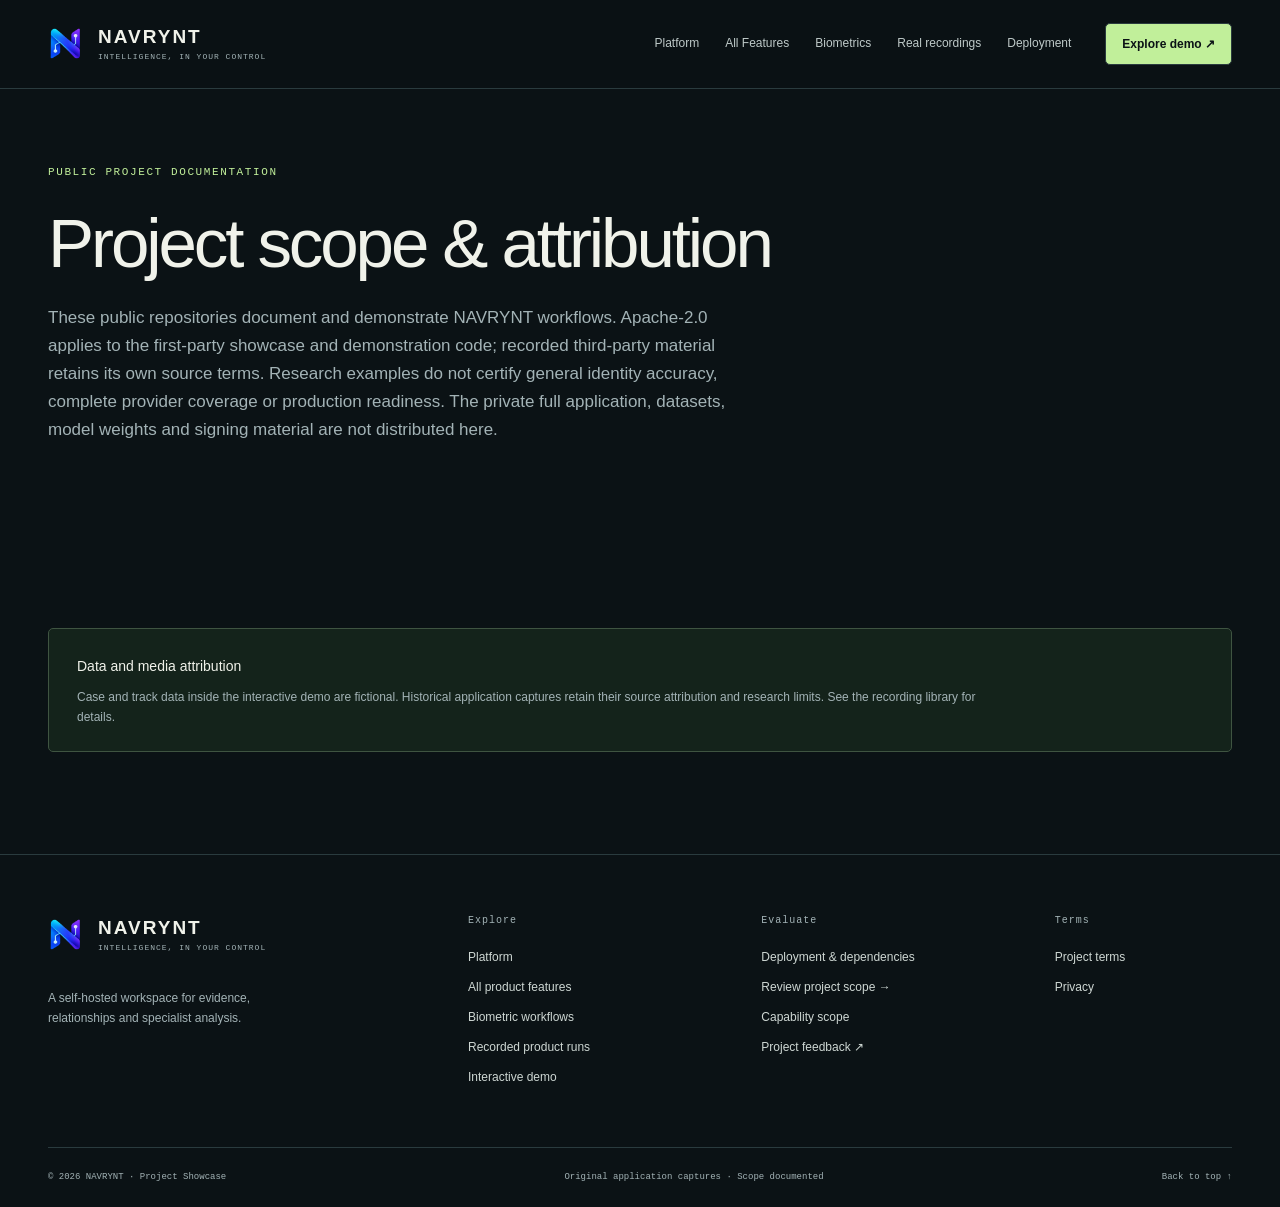
<file: site/legal/terms.html>
<!DOCTYPE html>

<html lang="en"><head><meta charset="utf-8"/><meta content="width=device-width,initial-scale=1" name="viewport"/><meta content="#0b1215" name="theme-color"/><title>Project scope &amp; attribution — NAVRYNT</title><meta content="Understand the difference between recorded workflows, research tests, sample demo interactions and deployment readiness." name="description"/><meta content="Capability scope &amp; evaluation boundaries — NAVRYNT" property="og:title"/><meta content="Understand the difference between recorded workflows, research tests, sample demo interactions and deployment readiness." property="og:description"/><meta content="https://kaandevs-ops.github.io/navrynt-website-public/assets/recordings/aircraft.png" property="og:image"/><meta content="website" property="og:type"/><link href="../assets/brand/favicon.png" rel="icon"/><link href="../website.css?v=catalogue-1" rel="stylesheet"/><script defer="" src="../config.js?v=500"></script><script defer="" src="../recordings-data.js"></script><script defer="" src="../website.js?v=catalogue-1"></script><link href="https://kaandevs-ops.github.io/navrynt-website-public/legal/terms.html" rel="canonical"/><meta content="https://kaandevs-ops.github.io/navrynt-website-public/legal/terms.html" property="og:url"/></head><body class="web" id="top"><a class="web-skip" href="#main">Skip to content</a><header class="web-header"><div class="wrap web-nav"><a aria-label="NAVRYNT home" class="web-brand" href="../index.html"><img alt="" height="38" src="../assets/brand/navrynt-logo.png" width="38"/><span>NAVRYNT<small>INTELLIGENCE, IN YOUR CONTROL</small></span></a><button aria-controls="web-navigation" aria-expanded="false" aria-label="Open navigation" class="web-menu"><span></span><span></span></button><nav aria-label="Primary navigation" id="web-navigation"><a href="../platform.html">Platform</a><a href="../features.html">All Features</a><a href="../biometrics.html">Biometrics</a><a href="../recordings.html">Real recordings</a><a href="../architecture.html">Deployment</a></nav><a class="btn nav-buy" href="https://kaandevs-ops.github.io/navrynt-demo-public/">Explore demo ↗</a></div></header><main id="main"><section class="page-intro wrap"><div class="eyebrow">PUBLIC PROJECT DOCUMENTATION</div><h1>Project scope &amp; attribution</h1><p>These public repositories document and demonstrate NAVRYNT workflows. Apache-2.0 applies to the first-party showcase and demonstration code; recorded third-party material retains its own source terms. Research examples do not certify general identity accuracy, complete provider coverage or production readiness. The private full application, datasets, model weights and signing material are not distributed here.</p></section><section class="section wrap"><div class="scope-banner"><strong>Data and media attribution</strong><p>Case and track data inside the interactive demo are fictional. Historical application captures retain their source attribution and research limits. See the recording library for details.</p></div></section></main><footer class="web-footer"><div class="wrap"><div class="footer-top"><div><a class="web-brand" href="../index.html"><img alt="" height="38" src="../assets/brand/navrynt-logo.png" width="38"/><span>NAVRYNT<small>INTELLIGENCE, IN YOUR CONTROL</small></span></a><p>A self-hosted workspace for evidence,<br/>relationships and specialist analysis.</p></div><div><h3>Explore</h3><a href="../platform.html">Platform</a><a href="../features.html">All product features</a><a href="../biometrics.html">Biometric workflows</a><a href="../recordings.html">Recorded product runs</a><a href="https://kaandevs-ops.github.io/navrynt-demo-public/">Interactive demo</a></div><div><h3>Evaluate</h3><a href="../architecture.html">Deployment &amp; dependencies</a><a href="../readiness.html">Review project scope →</a><a href="../readiness.html">Capability scope</a><a href="https://github.com/kaandevs-ops/navrynt-website-public/issues">Project feedback ↗</a></div><div><h3>Terms</h3><a href="../legal/terms.html">Project terms</a><a href="../legal/privacy.html">Privacy</a></div></div><div class="footer-bottom"><span>© 2026 NAVRYNT · Project Showcase</span><span>Original application captures · Scope documented</span><a href="#top">Back to top ↑</a></div></div></footer></body></html>
</file>
<file: site/website.css>
:root{--web-ink:#0b1215;--panel:#111c20;--panel2:#152329;--paper:#f0f2ea;--muted:#a3b3b6;--accent:#c1ef9a;--line:#2a3b3e;--max:1248px;--mono:ui-monospace,SFMono-Regular,Consolas,monospace}*{box-sizing:border-box}html{scroll-behavior:smooth;scroll-padding-top:105px}body.web{margin:0;background:var(--web-ink);color:var(--paper);font:16px/1.65 -apple-system,BlinkMacSystemFont,'Segoe UI',sans-serif;-webkit-font-smoothing:antialiased}body.web a{color:inherit;text-decoration:none}body.web button,body.web input{font:inherit}button,a,input,summary{touch-action:manipulation}button{cursor:pointer}img,video{max-width:100%;display:block}button:focus-visible,a:focus-visible,input:focus-visible,summary:focus-visible{outline:2px solid var(--accent);outline-offset:5px}.web .wrap{width:min(var(--max),calc(100% - 96px));margin-inline:auto}.web [hidden]{display:none!important}.web h1,.web h2,.web h3,.web p{margin:0}.web h1,.web h2,.web h3{font-weight:500;line-height:1.08;letter-spacing:-.045em}.web h1{font-size:clamp(48px,5.5vw,84px)}.web h2{font-size:clamp(32px,3.7vw,52px)}.web h3{font-size:25px}.web p{color:var(--muted)}.web em{font-style:normal;color:var(--accent)}.web .eyebrow{font:11px/1.6 var(--mono);letter-spacing:1.6px;color:var(--accent);display:flex;align-items:center;gap:10px}.web .section{padding-block:102px}.web .section-tint{background:#101b1f;border-block:1px solid var(--line)}.web .section-heading{display:grid;grid-template-columns:1.25fr .75fr;gap:70px;align-items:end;margin-bottom:44px}.web .section-heading h2{margin-top:18px}.web .section-heading p{max-width:440px}.web .section-heading .under-link{margin-top:20px}.web .btn{display:inline-flex;justify-content:center;align-items:center;gap:22px;padding:13px 22px;border:1px solid var(--line);border-radius:5px;background:var(--accent);color:var(--web-ink);font-size:13px;font-weight:650;line-height:1.5;min-height:48px;transition:background .18s,transform .18s;white-space:normal}.web .btn:hover{background:#d3f6b7;transform:translateY(-1px)}.web a.btn{color:var(--web-ink)}.web .btn-light{background:var(--accent);border-color:var(--accent)}.web a.btn-line,.web .btn-line{background:transparent;color:var(--paper);border-color:#516365}.web .btn-line:hover{background:var(--panel2)}.web .under-link{display:inline-flex;gap:20px;align-items:center;border-bottom:1px solid #718279;padding-bottom:6px;color:var(--paper);font-size:14px}.web .under-link:hover{color:var(--accent)}.web .status-dot{display:inline-block;flex:none;width:6px;height:6px;border-radius:50%;background:var(--accent)}.web-skip{position:fixed;top:-80px;left:24px;z-index:1000;background:var(--accent);color:var(--web-ink)!important;padding:12px 20px}.web-skip:focus{top:12px}.web-header{position:sticky;top:0;z-index:80;background:rgba(11,18,21,.96);backdrop-filter:blur(16px);border-bottom:1px solid var(--line)}.web-nav{height:88px;display:flex;align-items:center;gap:34px}.web-brand{display:inline-flex;align-items:center;gap:12px;flex:none}.web-brand img{object-fit:contain;border-radius:8px}.web-brand>span{font-size:19px;font-weight:750;letter-spacing:2px;line-height:1.4}.web-brand small{display:block;font:8px/1.6 var(--mono);letter-spacing:1px;color:var(--muted)}#web-navigation{display:flex;gap:26px;align-items:center;margin-left:auto}#web-navigation a{font-size:12px;color:#bec9c8;padding:12px 0;white-space:nowrap}#web-navigation a:hover,#web-navigation a[aria-current=page]{color:var(--accent)}.web .nav-buy{font-size:12px;padding:11px 16px;min-height:42px;gap:20px}.web-menu{display:none}.home-hero{padding-top:78px;padding-bottom:58px}.hero-word{max-width:1020px}.hero-word h1{margin-top:24px;font-size:clamp(58px,6.3vw,92px);line-height:1.02;letter-spacing:-.055em}.hero-word>p{font-size:17px;max-width:630px;margin-top:24px;line-height:1.65}.hero-buttons{display:flex;align-items:center;gap:26px;margin-top:30px}.quiet-link{display:flex;align-items:center;gap:20px;font-size:13px}.hero-note{font-size:11px;color:var(--muted);display:flex;gap:12px;align-items:center;flex-wrap:wrap;margin-top:24px}.hero-note b{color:var(--paper);font-weight:500}.hero-product{margin-top:52px;border:1px solid #3e5557;border-radius:9px;overflow:hidden;box-shadow:0 22px 90px #0005;background:#17272c}.window-bar{padding:14px 20px;display:flex;align-items:center;justify-content:space-between;gap:14px;font:9px/1.6 var(--mono);letter-spacing:1px;color:#c2cecc;background:#17272c;border-bottom:1px solid #354548}.window-dots{display:flex;gap:5px}.window-dots i{height:5px;width:5px;border-radius:50%;background:#69807d}.window-bar>span:first-of-type{margin-right:auto}.hero-image{position:relative;border:0;padding:0;display:block;width:100%;background:var(--panel)}.hero-image img{width:100%;height:auto}.hero-play{position:absolute;bottom:22px;left:22px;background:#0b1215ef;border:1px solid #729286;color:var(--paper);display:flex;gap:16px;align-items:center;padding:10px 20px;border-radius:5px;font-size:12px;box-shadow:0 3px 24px #0005}.hero-play b{background:var(--accent);color:var(--web-ink);width:32px;height:32px;display:grid;place-items:center;border-radius:50%;font-size:11px}.hero-play i{font-style:normal;color:var(--accent)}.hero-image:hover .hero-play{background:#21332e}.capture-caption{padding:13px 20px;display:flex;justify-content:space-between;align-items:center;gap:20px;font:9px/1.7 var(--mono);color:var(--muted)}.capture-caption>span:first-child{display:flex;align-items:center;gap:8px;color:var(--accent)}.manifest-strip{border-block:1px solid var(--line);padding:24px 0}.manifest-strip .wrap{display:flex;justify-content:space-between;gap:16px;flex-wrap:wrap;font:10px/1.8 var(--mono);letter-spacing:1.5px;color:#c0ceca}.manifest-strip span:before{content:'↗';margin-right:12px;color:var(--accent)}.workflow-grid{display:grid;grid-template-columns:repeat(3,1fr);border-block:1px solid var(--line)}.workflow-grid>a,.workflow-grid>article{padding:32px 30px 28px 0;position:relative;min-width:0}.workflow-grid>a+ a,.workflow-grid>article+article{border-left:1px solid var(--line);padding-left:30px}.workflow-grid>a:hover{background:#11201b}.step{font:10px/1.7 var(--mono);letter-spacing:1px;color:var(--accent)}.workflow-grid h3{margin:28px 0 14px}.workflow-grid p{font-size:14px;max-width:310px}.arrow{display:inline-block;margin-top:24px;color:var(--accent);font-size:24px}.showcase{display:grid;grid-template-columns:1fr 320px;gap:30px;align-items:start}.showcase-player{overflow:hidden;border-radius:7px;border:1px solid #405454}.showcase-player video{width:100%;aspect-ratio:16/9;background:#050a0b}.showcase-info{padding:17px 20px}.showcase-info p:first-child{font:10px var(--mono);color:var(--accent);margin-bottom:10px}.showcase-info p:last-child{font-size:12px}.chapter-list{display:flex;flex-direction:column;gap:8px}.chapter{width:100%;display:flex;align-items:center;gap:14px;background:transparent;color:var(--paper);border:1px solid transparent;border-bottom-color:var(--line);text-align:left;padding:20px 16px;border-radius:4px}.chapter>span{font:11px var(--mono);color:var(--muted)}.chapter strong{display:block;font-size:14px;font-weight:500;line-height:1.4}.chapter small{display:block;color:var(--muted);font-size:11px;margin-top:6px}.chapter>b{margin-left:auto;color:var(--accent);font-weight:400}.chapter.active{border-color:#6f8d71;background:#1e3026}.chapter-list>a{padding:18px 16px;font-size:13px;color:var(--accent)}.web .small-note{font-size:11px;color:#91a6a8;margin-top:24px;max-width:920px}.split-story{display:grid;grid-template-columns:.85fr 1.15fr;align-items:center;gap:65px}.split-story h2{margin:20px 0 24px}.split-story p+p{margin-top:15px}.split-story .under-link,.split-story .btn{margin-top:28px}.capture{min-width:0;margin:0;border:1px solid #405457;border-radius:6px;overflow:hidden;background:var(--panel2)}.capture-image{width:100%;position:relative;display:block;padding:0;border:0;background:var(--panel)}.capture-image img{width:100%;height:auto}.expand{position:absolute;right:12px;top:12px;padding:4px 12px;border:1px solid #778c88;color:#fff;background:#0b1215d9;border-radius:4px;font-size:18px}.capture figcaption{padding:13px 15px;display:flex;gap:12px;flex-wrap:wrap;align-items:center;font-size:10px;color:var(--muted)}.capture-mark{font:8px var(--mono);letter-spacing:1px;color:var(--accent);white-space:nowrap}.modality-line{display:flex;gap:16px;flex-wrap:wrap;border-top:1px solid var(--line);padding-top:22px;margin-top:30px;font:10px var(--mono);color:var(--accent)}.source-section{background:#e5ebdf;color:var(--web-ink)}.source-section .eyebrow{color:#425d43}.source-section em{color:#477147}.source-section p{color:#4d6058;max-width:460px;margin:24px 0}.source-section .under-link{color:var(--web-ink)}.source-grid{display:grid;grid-template-columns:1fr 1fr;gap:90px;align-items:center}.source-grid h2{margin-top:20px}.stack-diagram{border:1px solid #8da18e;padding:20px;border-radius:5px;background:#edf1e8}.stack-header{font:10px var(--mono);letter-spacing:1.4px;margin-bottom:18px;color:#48604b}.stack-layer{padding:22px;background:#dce6d7;border:1px solid #bdcbb8;border-radius:4px;margin-bottom:12px;display:grid;gap:6px}.stack-layer>span{font:9px var(--mono);color:#57765e}.stack-layer strong{font-size:18px;font-weight:500}.stack-layer small,.stack-pair small{font-size:11px;color:#506455}.stack-pair{display:grid;grid-template-columns:1fr 1fr;gap:12px}.stack-pair>div{border:1px solid #b6c7b2;padding:18px 12px;border-radius:4px;display:grid;gap:6px}.stack-pair strong{font-weight:500;font-size:14px}.stack-diagram>p{margin:16px 0 0;font-size:10px}.pricing-panel{display:grid;grid-template-columns:1fr 1fr;border:1px solid #5f765f;border-radius:7px;overflow:hidden}.price-main{padding:44px;background:#18291f}.price{font-size:65px;line-height:1.2;letter-spacing:-3px;margin:25px 0 12px}.price>span{display:block;font:11px var(--mono);letter-spacing:1px;color:var(--muted);margin-top:12px}.price-main>p{font-size:13px;max-width:300px}.price-main .btn{margin:28px 0 15px}.price-main .under-link{display:flex;width:max-content;font-size:11px}.price-scope{padding:35px 44px}.price-scope>div{display:flex;gap:26px;align-items:center;padding:18px 0;border-bottom:1px solid var(--line)}.price-scope b{font:22px var(--mono);color:var(--accent);min-width:34px}.price-scope strong{font-size:14px;font-weight:500}.price-scope>p{font-size:11px;margin-top:22px}.faq-layout{display:grid;grid-template-columns:.8fr 1.2fr;gap:100px}.faq-layout h2{margin:20px 0 24px}.faq details{padding:22px 0;border-bottom:1px solid var(--line)}.faq summary{font-size:16px;cursor:pointer;list-style:none;padding-right:28px;position:relative}.faq summary:after{content:'+';position:absolute;right:0;color:var(--accent)}.faq details[open] summary:after{content:'−'}.faq p{margin-top:16px;font-size:14px}.closing{padding:50px 55px;border:1px solid #3d5545;border-radius:8px;background:radial-gradient(ellipse at 110% 0%,#35503355,transparent 60%),#13201b;display:flex;align-items:center;justify-content:space-between;gap:60px}.closing h2{margin:18px 0 20px}.closing p{font-size:14px;max-width:500px}.closing-actions{display:grid;gap:14px;flex:none}.web-footer{border-top:1px solid var(--line);padding-top:60px}.footer-top{display:grid;grid-template-columns:1.5fr 1fr 1fr .7fr;gap:40px;padding-bottom:60px}.footer-top p{font-size:12px;margin-top:24px!important}.footer-top>div{display:flex;flex-direction:column;align-items:start;gap:10px}.footer-top h3{font:10px var(--mono);letter-spacing:1px;color:var(--muted);margin-bottom:12px}.footer-top>div>a:not(.web-brand){font-size:12px;color:#ced7d3}.footer-top a:hover{color:var(--accent)}.web-footer .footer-bottom{border-top:1px solid var(--line);padding:22px 0;display:flex;justify-content:space-between;flex-wrap:wrap;gap:15px;color:var(--muted);font:9px/1.6 var(--mono)}.page-intro{padding-top:75px;padding-bottom:50px}.page-intro h1{margin:24px 0;font-size:clamp(48px,5.4vw,76px)}.page-intro>p{max-width:680px;font-size:17px}.page-jump{display:flex;gap:32px;border-block:1px solid var(--line);padding-block:22px;color:var(--accent);font:12px var(--mono)}.reverse>div:first-child{order:2}.scope-note{border-left:2px solid #637d61;padding-left:18px;font-size:12px!important}.inline-cta{display:flex;justify-content:space-between;align-items:center;gap:24px;padding-top:30px}.inline-cta>span{font-size:12px;color:var(--muted);max-width:600px}.bio-selector{display:grid;grid-template-columns:repeat(6,1fr);border-block:1px solid var(--line)}.bio-selector>a{display:flex;gap:12px;align-items:center;font-size:13px;padding:24px 10px;border-right:1px solid var(--line)}.bio-selector>a:hover{background:var(--panel)}.bio-selector span{font:9px var(--mono);color:var(--accent)}.bio-selector b{margin-left:auto;font-weight:400;color:var(--muted)}.scope-banner{margin-top:32px;padding:24px 28px;border:1px solid #3f5441;border-radius:5px;background:#14231b}.scope-banner strong{font-size:14px;font-weight:500}.scope-banner p{font-size:12px;margin-top:8px;max-width:920px}.path-line{font:10px/1.8 var(--mono);padding-block:20px;color:var(--accent)}.architecture-map{max-width:870px;margin:auto;border:1px solid #425b47;border-radius:7px;padding:32px;background:#101c18}.arch-label{font:10px var(--mono);color:var(--accent);margin-bottom:24px;letter-spacing:1px}.arch-box{background:#152622;border:1px solid #3a5447;padding:26px;border-radius:5px}.arch-box small{font:9px var(--mono);letter-spacing:1px;color:var(--accent)}.arch-box h2{font-size:30px;margin:12px 0}.arch-box h3{margin:14px 0}.arch-box p{font-size:13px}.arch-connector{text-align:center;font:11px var(--mono);color:var(--accent);padding:18px}.arch-columns{display:grid;grid-template-columns:1fr 1fr;gap:18px;margin-top:20px}.arch-columns h3{font-size:22px}.two-column-ledger{display:grid;grid-template-columns:1fr 1fr;border-top:1px solid var(--line);gap:0 50px}.two-column-ledger>article{border-bottom:1px solid var(--line);padding:30px 0}.two-column-ledger span{font:10px var(--mono);color:var(--accent)}.two-column-ledger h3{margin:20px 0 14px}.two-column-ledger p{font-size:14px}.deployment-steps{padding:0;list-style:none;counter-reset:deploy}.deployment-steps li{counter-increment:deploy;position:relative;padding:28px 0 28px 85px;border-bottom:1px solid var(--line)}.deployment-steps li:before{content:'0' counter(deploy);position:absolute;left:0;top:30px;font:23px var(--mono);color:var(--accent)}.deployment-steps h3{font-size:24px;margin-bottom:14px}.deployment-steps p{max-width:800px;font-size:14px}.library-controls{display:flex;gap:24px;justify-content:space-between;align-items:center;flex-wrap:wrap;border-block:1px solid var(--line);padding:22px 0}.filter-group{display:flex;gap:7px}.filter-group button{background:transparent;color:var(--muted);border:1px solid transparent;border-radius:4px;padding:10px 16px;font-size:12px}.filter-group button[aria-pressed=true]{color:var(--web-ink);background:var(--accent);border-color:var(--accent)}.search-box{display:flex;gap:12px;padding:0 14px;align-items:center;border:1px solid #405355;border-radius:4px;color:var(--accent)}.search-box input{width:220px;background:none;color:var(--paper);border:0;padding:10px 0;font-size:12px;outline-offset:0}.search-box input::placeholder{color:var(--muted)}.library-meta{display:flex;justify-content:space-between;gap:20px;font:10px/1.8 var(--mono);color:var(--muted);padding:20px 0 28px}.record-grid{display:grid;grid-template-columns:1fr 1fr;gap:28px}.record-card{border:1px solid var(--line);border-radius:6px;overflow:hidden;background:var(--panel)}.record-poster{position:relative;padding:0;border:0;display:block;width:100%;background:#122026}.record-poster img{width:100%;height:auto}.play-disc{display:grid;place-items:center;width:54px;height:54px;background:#111c20e8;color:var(--accent);border:1px solid var(--accent);border-radius:50%;position:absolute;top:50%;left:50%;transform:translate(-50%,-50%);box-shadow:0 4px 20px #0005;font-size:16px}.record-poster:hover .play-disc{background:var(--accent);color:var(--web-ink)}.poster-caption{position:absolute;bottom:0;left:0;right:0;display:flex;justify-content:space-between;gap:20px;padding:10px 18px;background:#0b1215eb;color:#d6e1d9;font:8px/1.6 var(--mono);letter-spacing:.8px}.record-copy{padding:26px}.record-copy h3{margin:14px 0;font-size:27px}.record-copy>p{font-size:13px;min-height:43px}.record-copy details{border-top:1px solid var(--line);margin-top:20px;padding-top:14px}.record-copy summary{font:10px var(--mono);cursor:pointer;color:#cbd8cf}.record-copy details p{font-size:12px;margin-top:12px}.text-button{background:none;border:none;border-bottom:1px solid #657a69;color:var(--accent);padding:0 0 6px;display:flex;gap:24px;font-size:12px!important;margin-top:22px}.library-note{padding-bottom:60px}.empty-state{padding:80px 24px;text-align:center;border:1px solid var(--line);border-radius:5px}.empty-state p{margin:18px 0 24px}.attribution>h2{margin:20px 0 24px}.attribution>p{max-width:750px}.source-links{display:grid;grid-template-columns:1fr 1fr;gap:16px 40px;margin-top:35px}.source-links a{font-size:12px;padding:10px 0;border-bottom:1px solid var(--line);color:var(--accent)!important}.scope-table{display:grid;grid-template-columns:1fr 1fr;gap:0 70px;border-top:1px solid var(--line)}.scope-table>div{padding:35px 0;border-bottom:1px solid var(--line)}.scope-table h2{font-size:28px;margin-bottom:20px}.scope-table p{font-size:14px}.scope-table a{display:inline-block;margin-top:20px;font-size:12px;color:var(--accent)!important}.media-dialog{background:var(--web-ink);color:var(--paper);border:1px solid #536b60;border-radius:8px;width:min(1100px,calc(100% - 40px));max-height:92dvh;padding:24px;overflow:auto}.media-dialog::backdrop{background:#020607dc;backdrop-filter:blur(7px)}.dialog-top{display:flex;align-items:center;justify-content:space-between;gap:24px}.icon-btn{display:grid;place-items:center;width:38px;height:38px;border:1px solid #55695d;border-radius:4px;background:var(--panel);color:var(--paper)}.media-dialog h2{font-size:28px;margin:12px 0 20px}.media-dialog video,.media-dialog>img{width:100%;aspect-ratio:16/9;background:#020607;object-fit:contain}.dialog-foot{padding-top:18px}.dialog-foot p{font-size:12px;margin-bottom:10px}.dialog-foot p:first-child{color:var(--accent);font:10px/1.7 var(--mono)}.dialog-foot>a{font-size:11px;border-bottom:1px solid #718279}.sr-only{position:absolute!important;width:1px;height:1px;padding:0;overflow:hidden;clip:rect(0,0,0,0);white-space:nowrap;border:0}
@media(min-width:1101px){.home-hero{position:relative;display:grid;grid-template-columns:.9fr 1.1fr;gap:55px;align-items:center;padding-block:110px}.hero-word h1{font-size:clamp(50px,4.4vw,72px)}.hero-product{margin-top:0;transform:translateX(20px);width:calc(100% + 20px)}.hero-word>p{font-size:16px}.hero-buttons{gap:20px;flex-wrap:wrap}.hero-play{bottom:12px;left:12px;padding:8px 12px;font-size:10px}.capture-caption{font-size:8px;flex-wrap:wrap;gap:6px}.window-bar{font-size:8px}}
@media(max-width:1100px){.web-nav{gap:20px}#web-navigation{gap:18px}#web-navigation a{font-size:11px}.web-brand>span{font-size:17px}.web-brand small{font-size:7px}.web .nav-buy{padding:10px 14px;gap:12px}.showcase{grid-template-columns:1fr 260px;gap:20px}.split-story{gap:35px}.source-grid{gap:45px}.faq-layout{gap:45px}.footer-top{gap:24px}.bio-selector>a{gap:8px;font-size:11px}.bio-selector b{display:none}}
@media(max-width:1000px){.web-nav{height:74px;gap:16px}.web-brand small{font-size:7px}.web-brand>span{font-size:17px}.web-brand img{width:32px;height:32px}.web-menu{display:flex;width:40px;height:40px;margin-left:auto;flex-direction:column;gap:6px;justify-content:center;align-items:center;background:none;border:1px solid var(--line);border-radius:4px;color:var(--paper)}.web-menu span{display:block;width:17px;height:1px;background:currentColor}#web-navigation{display:none;position:absolute;top:74px;left:0;right:0;background:#101b1f;padding:24px 32px;border-bottom:1px solid #607b63;box-shadow:0 20px 30px #0006;flex-direction:column;align-items:stretch;gap:0}#web-navigation.open{display:flex}#web-navigation a{font-size:18px;padding:14px 0;border-bottom:1px solid var(--line)}.web .nav-buy{font-size:11px;min-height:40px;padding:9px 13px}.web .nav-buy span{display:none}.web .section{padding-block:70px}.web .section-heading{gap:35px;grid-template-columns:1fr 1fr}.showcase{grid-template-columns:1fr}.chapter-list{display:grid;grid-template-columns:1fr 1fr}.chapter-list>a{grid-column:span 2;padding:12px 0}.chapter{padding:14px 12px;border-color:var(--line)}.chapter strong{font-size:12px}.split-story{grid-template-columns:1fr;gap:34px}.split-story>div:first-child{max-width:680px}.reverse>div:first-child{order:0}.source-grid{grid-template-columns:1fr;gap:35px}.source-grid>div:first-child{max-width:650px}.stack-diagram{max-width:650px}.pricing-panel{grid-template-columns:1fr 1fr}.price-main,.price-scope{padding:30px}.price{font-size:55px}.faq-layout{grid-template-columns:1fr;gap:28px}.closing{padding:35px;gap:25px}.closing-actions{max-width:230px}.footer-top{grid-template-columns:1.5fr 1fr}.bio-selector{grid-template-columns:repeat(3,1fr)}.bio-selector>a{font-size:13px;border-bottom:1px solid var(--line)}.bio-selector b{display:block}.page-intro{padding-top:55px}.scope-table{gap:0 35px}}
@media(max-width:600px){html{scroll-padding-top:90px}.web-nav{gap:10px;height:70px}.web-brand{gap:8px}.web-brand>span{font-size:16px;letter-spacing:1.5px}.web-brand small{font-size:6px;letter-spacing:.4px}.web-brand img{width:29px;height:29px}.web-menu{width:35px;height:35px}.web .nav-buy{font-size:10px;padding:8px 10px;min-height:35px}#web-navigation{top:70px;padding:18px 20px}.home-hero{padding-top:45px;padding-bottom:36px}.hero-word h1{font-size:clamp(42px,10.5vw,62px);margin-top:20px}.web .eyebrow{font-size:8px;letter-spacing:1px;gap:7px}.hero-word>p{font-size:14px;margin-top:22px}.hero-buttons{gap:18px;flex-wrap:wrap;margin-top:24px}.web .btn{font-size:12px;padding:12px 18px}.quiet-link{font-size:12px}.hero-note{font-size:9px;gap:7px;line-height:1.8;margin-top:22px}.hero-product{margin-top:32px;border-radius:5px}.window-bar{font-size:7px;padding:10px 12px;letter-spacing:.5px}.window-dots{display:none}.hero-play{bottom:8px;left:8px;font-size:8px;padding:5px 10px;gap:8px}.hero-play b{width:23px;height:23px;font-size:8px}.capture-caption{padding:10px 12px;font-size:7px;flex-wrap:wrap;gap:5px}.capture-caption .status-dot{width:4px;height:4px}.manifest-strip{padding:18px 0}.manifest-strip .wrap{display:grid;grid-template-columns:1fr 1fr;gap:12px;font-size:8px;letter-spacing:.5px}.manifest-strip span:before{margin-right:7px}.web .section{padding-block:54px}.web h2{font-size:34px}.web .section-heading{grid-template-columns:1fr;gap:24px;margin-bottom:30px}.web .section-heading p{font-size:14px}.workflow-grid{grid-template-columns:1fr}.workflow-grid>a,.workflow-grid>article,.workflow-grid>a+a,.workflow-grid>article+article{border-left:0;border-bottom:1px solid var(--line);padding:25px 0}.workflow-grid h3{margin-top:16px;font-size:26px}.workflow-grid p{font-size:13px;max-width:none}.arrow{position:absolute;right:6px;top:4px}.chapter-list{gap:6px}.chapter{padding:13px 10px;gap:9px;align-items:start}.chapter>span{font-size:9px;margin-top:2px}.chapter strong{font-size:11px}.chapter small{font-size:9px}.chapter>b{display:none}.showcase-info{padding:15px}.showcase-info p:first-child{font-size:8px}.showcase-info p:last-child{font-size:11px}.web .small-note{font-size:10px}.split-story h2{margin-top:16px}.split-story p{font-size:14px}.capture figcaption{font-size:9px;gap:7px;padding:10px 12px}.modality-line{gap:14px;font-size:9px}.stack-diagram{padding:15px}.stack-layer{padding:18px}.stack-layer strong{font-size:16px}.stack-pair{gap:8px}.stack-pair>div{padding:14px 10px}.stack-pair strong{font-size:12px}.pricing-panel{grid-template-columns:1fr}.price-main,.price-scope{padding:28px}.price-main .eyebrow{font-size:10px}.price{font-size:60px}.price-scope strong{font-size:13px}.faq summary{font-size:14px}.faq p{font-size:13px}.closing{padding:28px 24px;flex-direction:column;align-items:start;gap:30px}.closing-actions{width:100%;max-width:none}.footer-top{grid-template-columns:1fr 1fr;gap:34px 20px;padding-bottom:40px}.footer-top>div:first-child{grid-column:span 2}.web-footer{padding-top:42px}.footer-top h3{font-size:9px}.footer-top>div>a:not(.web-brand){font-size:11px}.web-footer .footer-bottom{font-size:8px;gap:12px}.web-footer .footer-bottom>span:nth-child(2){display:none}.page-intro{padding-top:45px;padding-bottom:35px}.page-intro h1{font-size:44px}.page-intro>p{font-size:14px}.page-jump{gap:20px;flex-wrap:wrap;font-size:10px;padding-block:18px}.inline-cta{align-items:start;flex-direction:column}.inline-cta>span{font-size:11px}.scope-banner{padding:20px;margin-top:24px}.scope-banner strong{font-size:13px}.scope-banner p{font-size:11px}.bio-selector>a{font-size:12px;padding:18px 8px}.bio-selector span{font-size:8px}.architecture-map{padding:18px}.arch-box{padding:20px}.arch-box h2{font-size:25px}.arch-columns{grid-template-columns:1fr}.two-column-ledger{grid-template-columns:1fr}.deployment-steps li{padding-left:55px}.deployment-steps h3{font-size:22px}.deployment-steps p{font-size:13px}.library-controls{gap:16px}.filter-group{gap:4px;justify-content:space-between;width:100%}.filter-group button{font-size:11px;padding:9px 12px}.search-box{width:100%}.search-box input{width:100%}.library-meta{flex-direction:column;gap:7px;font-size:9px;padding-bottom:24px}.record-grid{grid-template-columns:1fr;gap:24px}.record-copy{padding:22px}.record-copy h3{font-size:25px}.record-copy>p{min-height:0}.source-links{grid-template-columns:1fr;gap:12px}.source-links a{font-size:11px}.attribution>p{font-size:13px}.scope-table{grid-template-columns:1fr}.scope-table h2{font-size:26px}.scope-table p{font-size:13px}.media-dialog{width:calc(100% - 20px);padding:15px;max-height:94dvh}.media-dialog h2{font-size:23px;margin:12px 0 16px}.dialog-foot p{font-size:11px}.dialog-foot p:first-child{font-size:9px}}
@media(prefers-reduced-motion:reduce){html{scroll-behavior:auto}*,*:before,*:after{animation:none!important;transition:none!important}}

.web.legal-page .noise{display:none}.web.legal-page .inner-hero{padding:60px 0 35px}.web.legal-page .inner-hero h1{margin:20px 0}.web.legal-page .inner-hero p{max-width:800px;margin-top:22px}.web.legal-page .web-footer{margin-top:55px}

.playback-row{display:flex;align-items:center;gap:18px;padding-top:14px}.web .playback-row .btn{min-height:36px;padding:8px 14px;font-size:11px}.playback-row>span{font:10px/1.6 var(--mono);color:var(--muted)}

button.quiet-link{background:none;border:0;color:var(--paper);padding:6px 0}.film-feature{display:grid;grid-template-columns:1fr 1fr;gap:70px;align-items:center;margin-bottom:55px!important;padding:35px 0;border-block:1px solid var(--line)}.film-feature h2{margin:18px 0 22px}.film-feature p{font-size:14px;max-width:450px}.film-feature .btn{margin-top:24px}.film-poster{position:relative;display:block;padding:0;border:1px solid #506652;border-radius:5px;overflow:hidden;background:var(--panel)}.film-poster img{width:100%;height:auto}@media(max-width:1000px){.film-feature{gap:35px}}@media(max-width:600px){.film-feature{grid-template-columns:1fr}.film-feature p{font-size:13px}}

.record-card{scroll-margin-top:110px}
</file>
<file: site/features.css>
[data-feature-language="tr"]{display:none}html[data-catalogue-language="tr"] [data-feature-language="en"]{display:none}html[data-catalogue-language="tr"] [data-feature-language="tr"]{display:inline}
.feature-languages,.feature-links{display:flex;gap:18px;flex-wrap:wrap;align-items:center;margin-top:24px}.feature-languages .btn{min-width:104px}.feature-languages [aria-pressed="true"]{background:#c6ef9e;color:#111b14;border-color:#c6ef9e}.feature-metrics{display:grid;grid-template-columns:repeat(3,minmax(0,1fr));max-width:820px;border-block:1px solid #2b3538;margin:36px 0 16px}.feature-metrics>div{padding:22px 24px 22px 0;min-width:0}.feature-metrics strong{display:block;font-size:40px;line-height:1.15;color:#d1f1aa;letter-spacing:-.05em;margin-bottom:8px}.feature-metrics span{font-size:12px;color:#a8b6b4;overflow-wrap:anywhere}.feature-legend h2{font-size:22px;margin-bottom:24px}.feature-legend-grid{display:grid;grid-template-columns:repeat(3,minmax(0,1fr));gap:24px}.feature-legend p{font-size:13px}.feature-evidence{display:inline-block;width:fit-content;padding:6px 9px;border:1px solid #344347;border-radius:5px;font-family:inherit;font-size:10px;line-height:1.4;letter-spacing:.015em;color:#b9c5c5;background:#121e23}.feature-evidence.recorded{color:#d1f1aa;border-color:#46623c;background:#1d2b1c}.feature-evidence.demo{color:#aadbea;border-color:#365b69;background:#13272e}.feature-filter-area{position:sticky;top:88px;z-index:5;background:#0b1215;padding-top:22px;padding-bottom:10px;border-block:1px solid #2b3538}.feature-filter-grid{display:grid;grid-template-columns:1.35fr 1fr 1fr auto;gap:14px;align-items:end}.feature-filter-grid label{display:flex;flex-direction:column;gap:9px;color:#c4cecb;font-size:12px;min-width:0}.feature-filter-grid input,.feature-filter-grid select{width:100%;min-width:0;min-height:44px;border:1px solid #3a474a;border-radius:6px;background:#111b20;color:#eef3ed;padding:11px 12px;font:inherit}.feature-filter-grid input:focus-visible,.feature-filter-grid select:focus-visible,.feature-languages button:focus-visible,.feature-anchor:focus-visible{outline:2px solid #c6ef9e;outline-offset:3px}#catalogue-count{font-size:12px;margin:15px 0;color:#b2c1ba}.feature-category-section{scroll-margin-top:250px}.feature-card-grid{display:grid;grid-template-columns:repeat(2,minmax(0,1fr));gap:20px}.feature-card{display:flex;flex-direction:column;min-width:0;padding:25px;border:1px solid #2b3b40;border-radius:12px;background:linear-gradient(145deg,#101d22,#0d161a);scroll-margin-top:250px}.feature-card-top{display:flex;align-items:start;justify-content:space-between;gap:12px}.feature-anchor{color:#829b9b;font-size:16px;text-decoration:none;padding:3px 7px}.feature-card h3{font-size:23px;line-height:1.25;letter-spacing:-.035em;margin:20px 0 12px;overflow-wrap:anywhere}.feature-card>p{font-size:14px;line-height:1.75;color:#b2c0bf;margin:0 0 20px}.feature-card details{border-top:1px solid #2c3b40;margin-top:auto;padding-top:14px}.feature-card summary{cursor:pointer;list-style-position:inside;min-height:36px;font-size:13px;color:#d0edb4;line-height:1.7}.feature-card dl{font-size:13px;line-height:1.7}.feature-card dt{font-weight:600;color:#d3dfd9;margin-top:17px}.feature-card dd{margin:7px 0 16px;color:#aebdb9;overflow-wrap:anywhere}.feature-card .under-link{font-size:12px;line-height:1.7}.feature-empty{padding:26px 0}.feature-empty h2{font-size:24px}.feature-card[hidden],[data-feature-group][hidden],#catalogue-empty[hidden]{display:none!important}
@media(max-width:1100px){.feature-filter-grid{grid-template-columns:1fr 1fr}.feature-filter-grid>button{justify-self:start}}@media(max-width:1000px){.feature-filter-area{position:static}.feature-card,.feature-category-section{scroll-margin-top:110px}}@media(max-width:700px){.feature-legend-grid,.feature-card-grid{grid-template-columns:minmax(0,1fr)}.feature-filter-grid{grid-template-columns:minmax(0,1fr)}.feature-legend-grid{gap:18px}.feature-metrics strong{font-size:34px}.feature-metrics>div{padding-right:12px}.feature-card{padding:21px}.feature-card h3{font-size:22px}.feature-links{gap:14px}.feature-links a{font-size:12px}.feature-languages{gap:10px}}

.feature-studio-actions{padding:18px 20px;border:1px solid #354446;border-radius:10px;margin-bottom:24px;background:#101b1e}.feature-studio-actions summary{cursor:pointer;color:#d0edb4;font-size:14px;min-height:30px}.feature-studio-actions p{font-size:13px;line-height:1.7}.feature-actions-table{width:100%;border-collapse:collapse;font-size:13px}.feature-actions-table th,.feature-actions-table td{padding:14px 12px;text-align:left;vertical-align:top;border-bottom:1px solid #344348;line-height:1.7}.feature-actions-table th{color:#cbe3ba}.feature-actions-table td:first-child{white-space:nowrap}@media(max-width:700px){.feature-actions-table{min-width:580px}}
.feature-studio-actions .table-wrap{overflow-x:auto;min-width:0}
</file>
